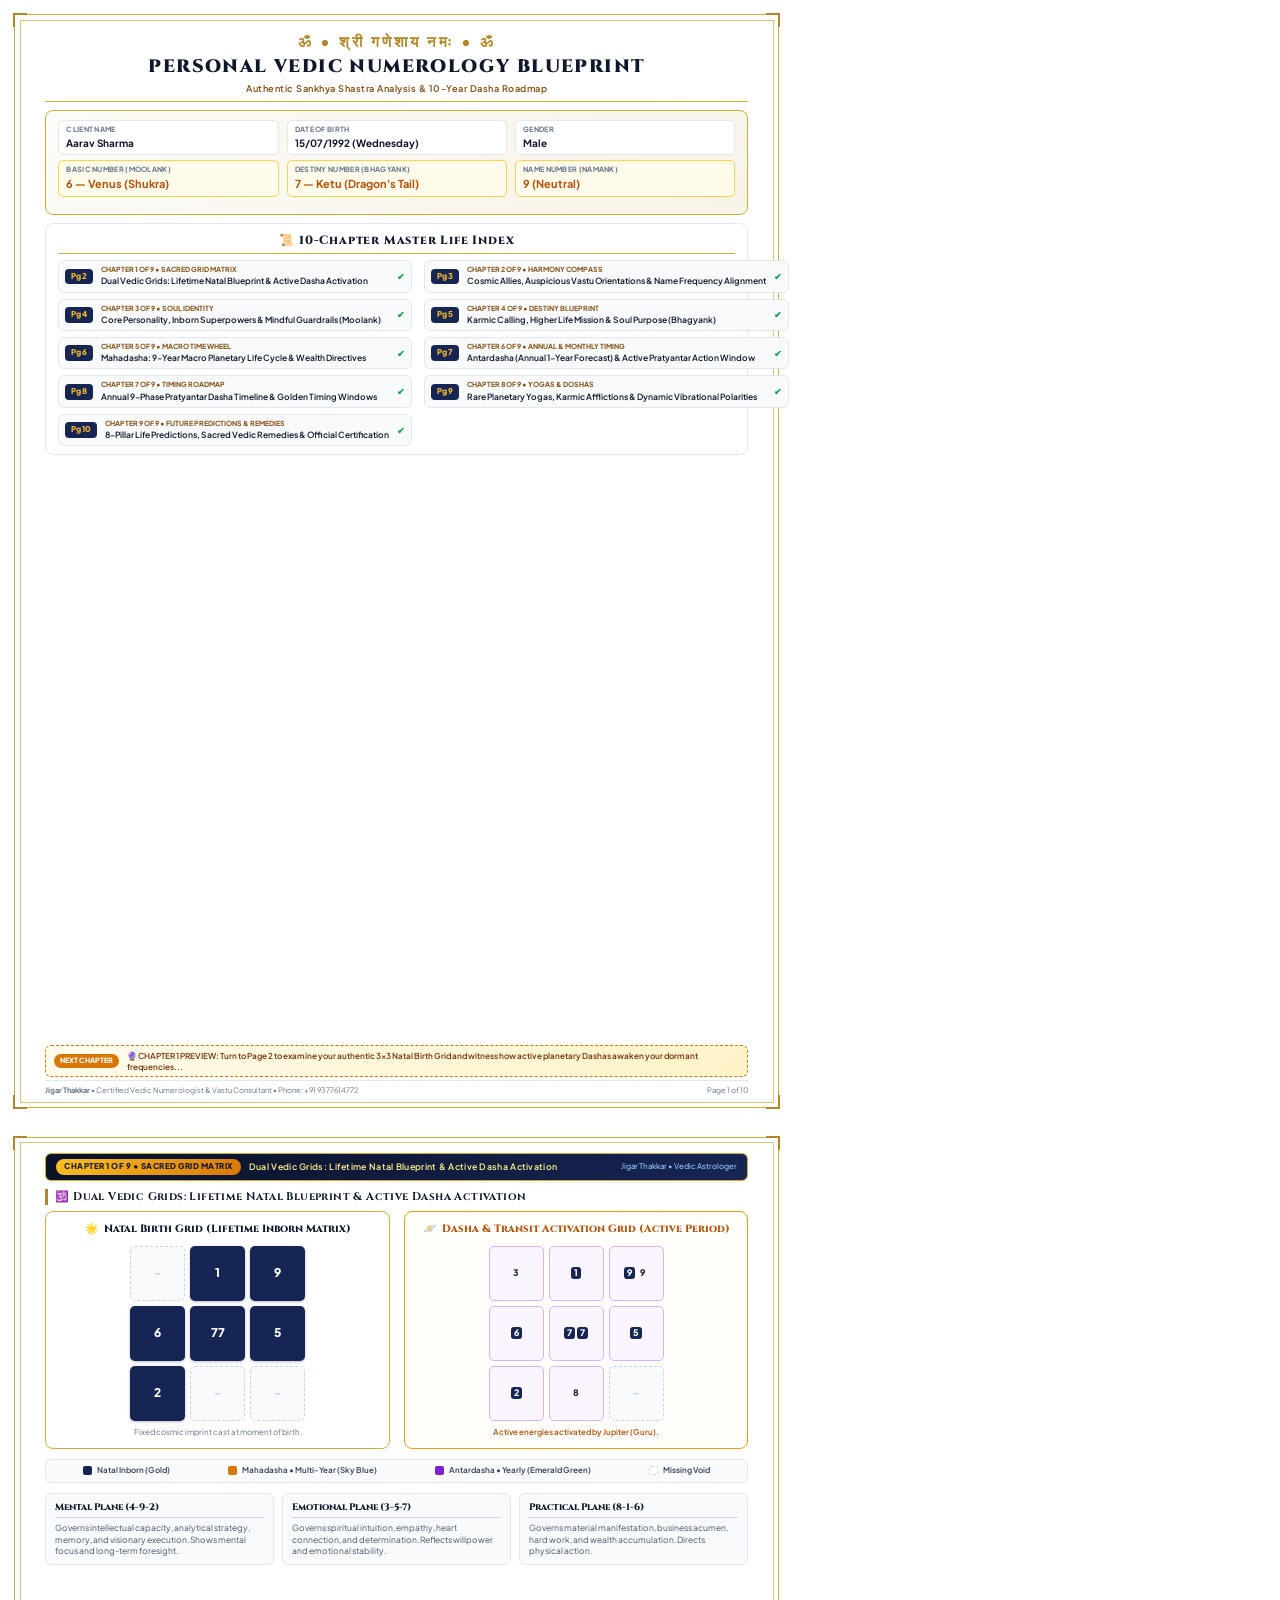
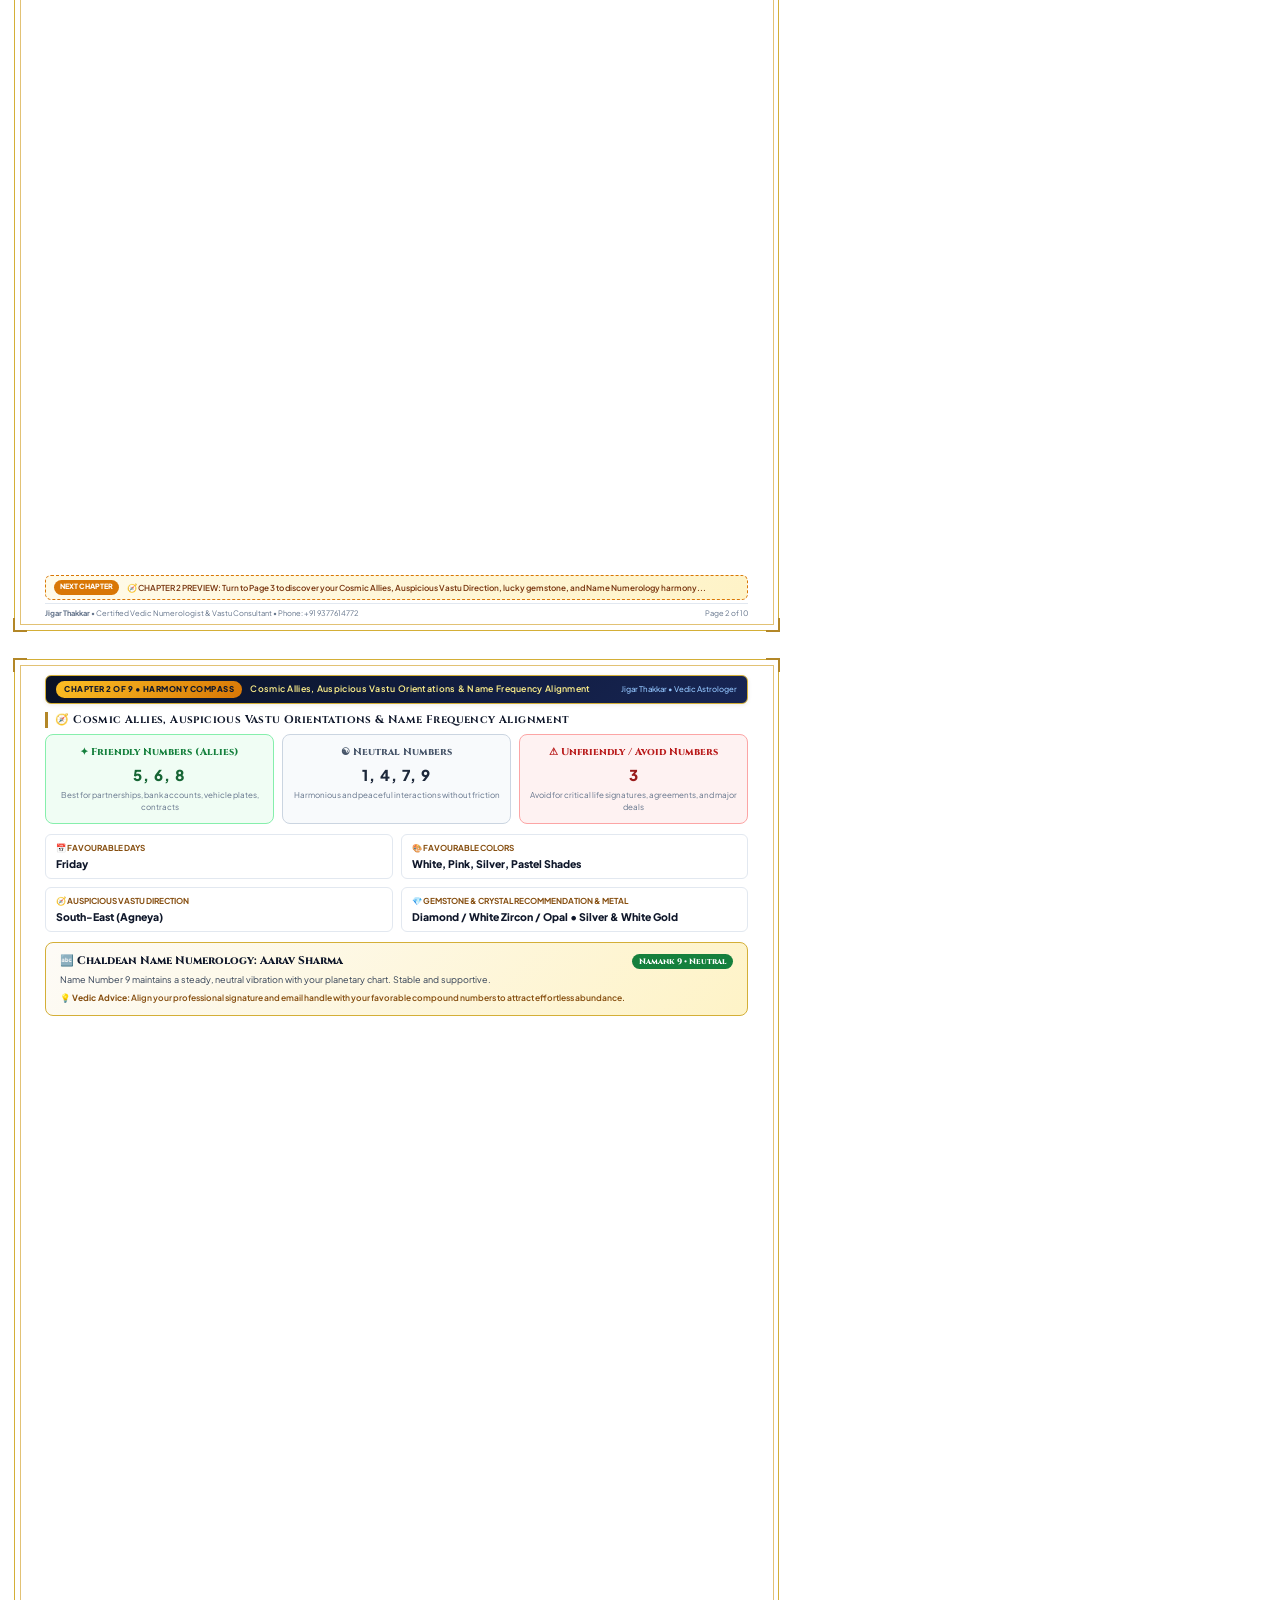
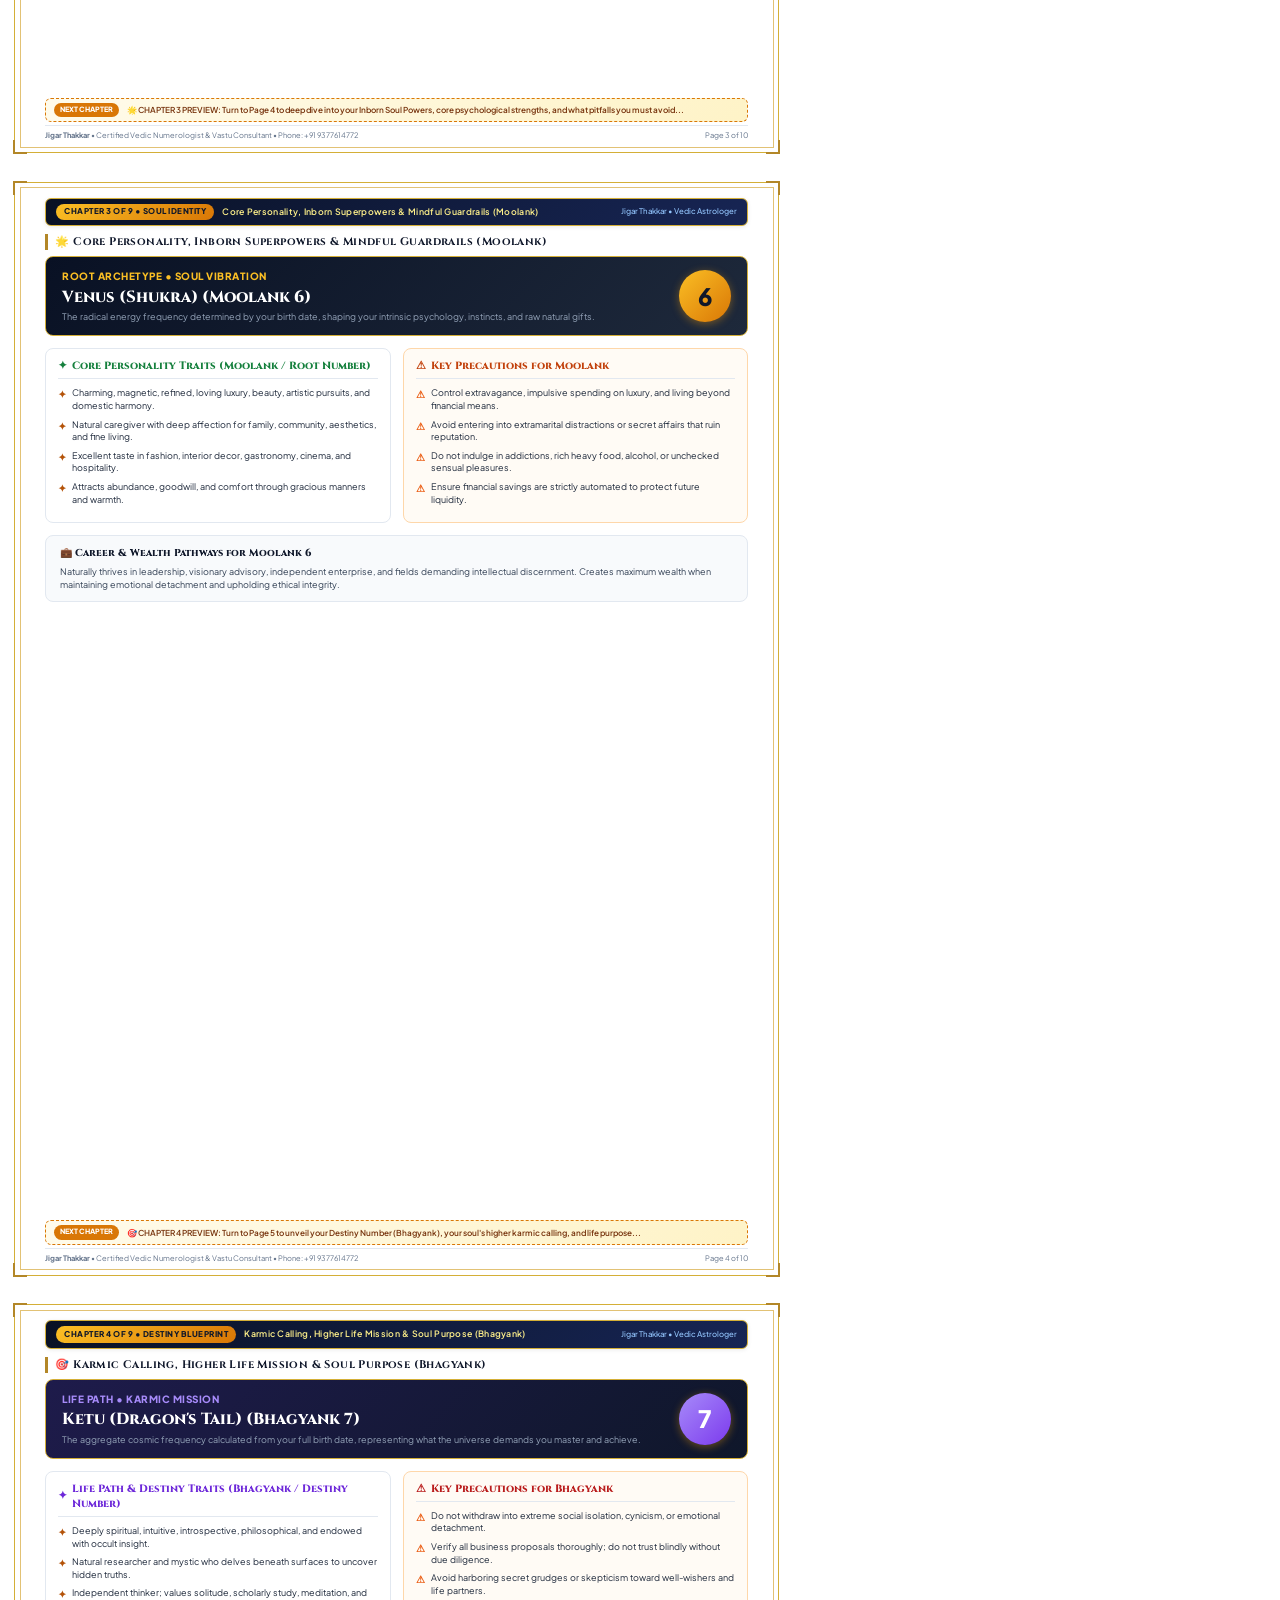
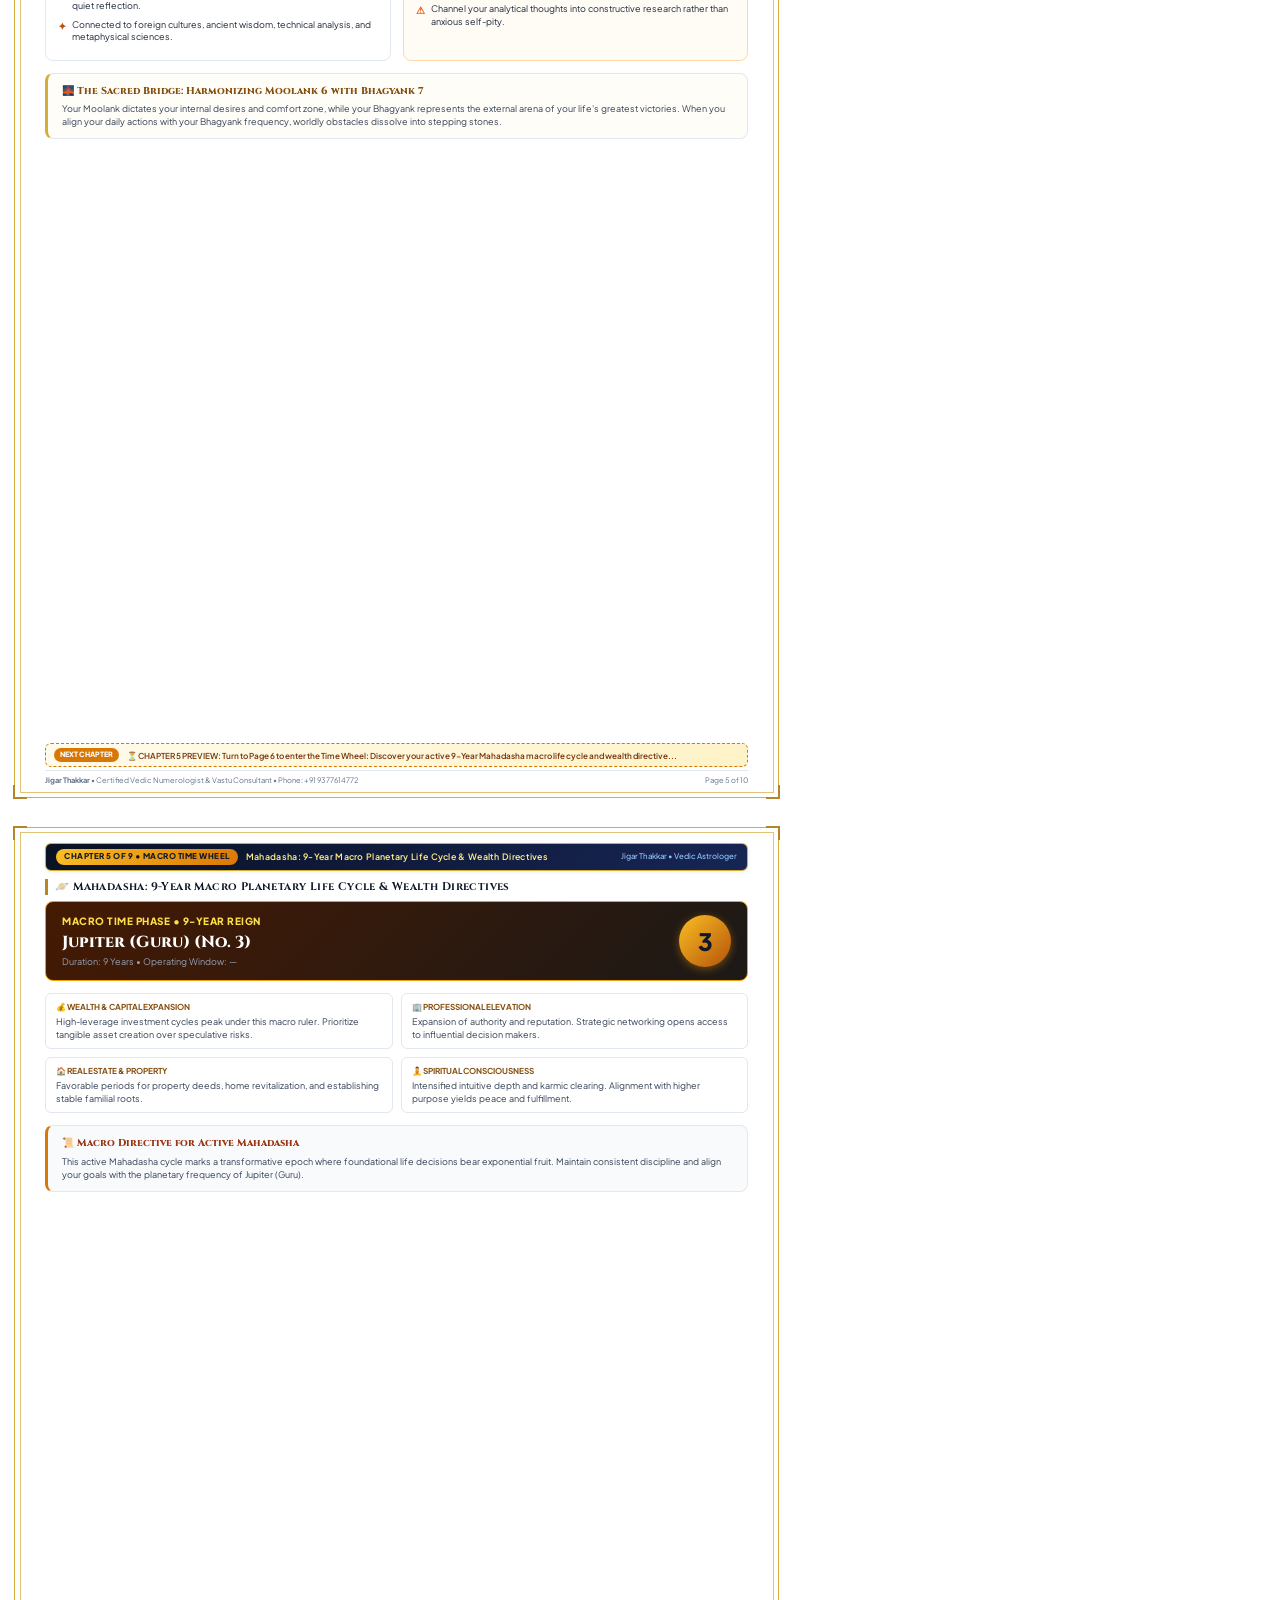
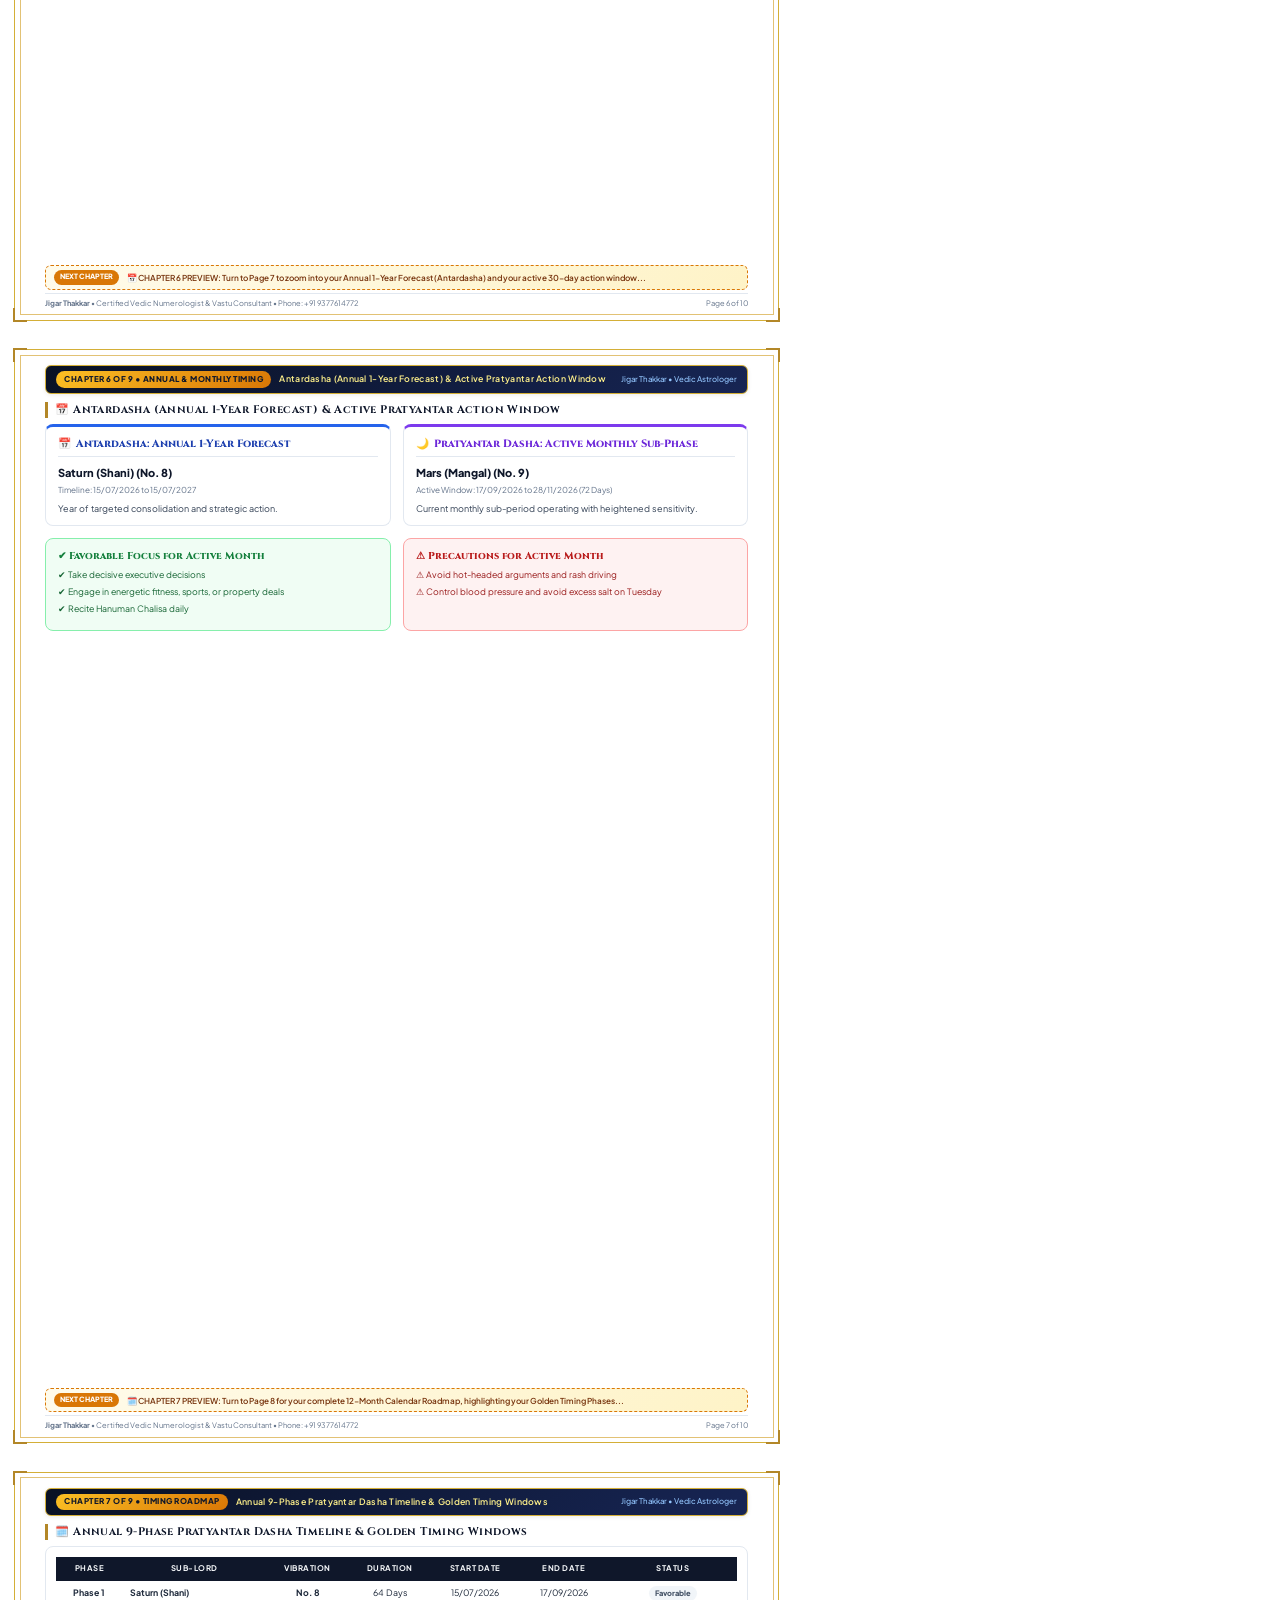
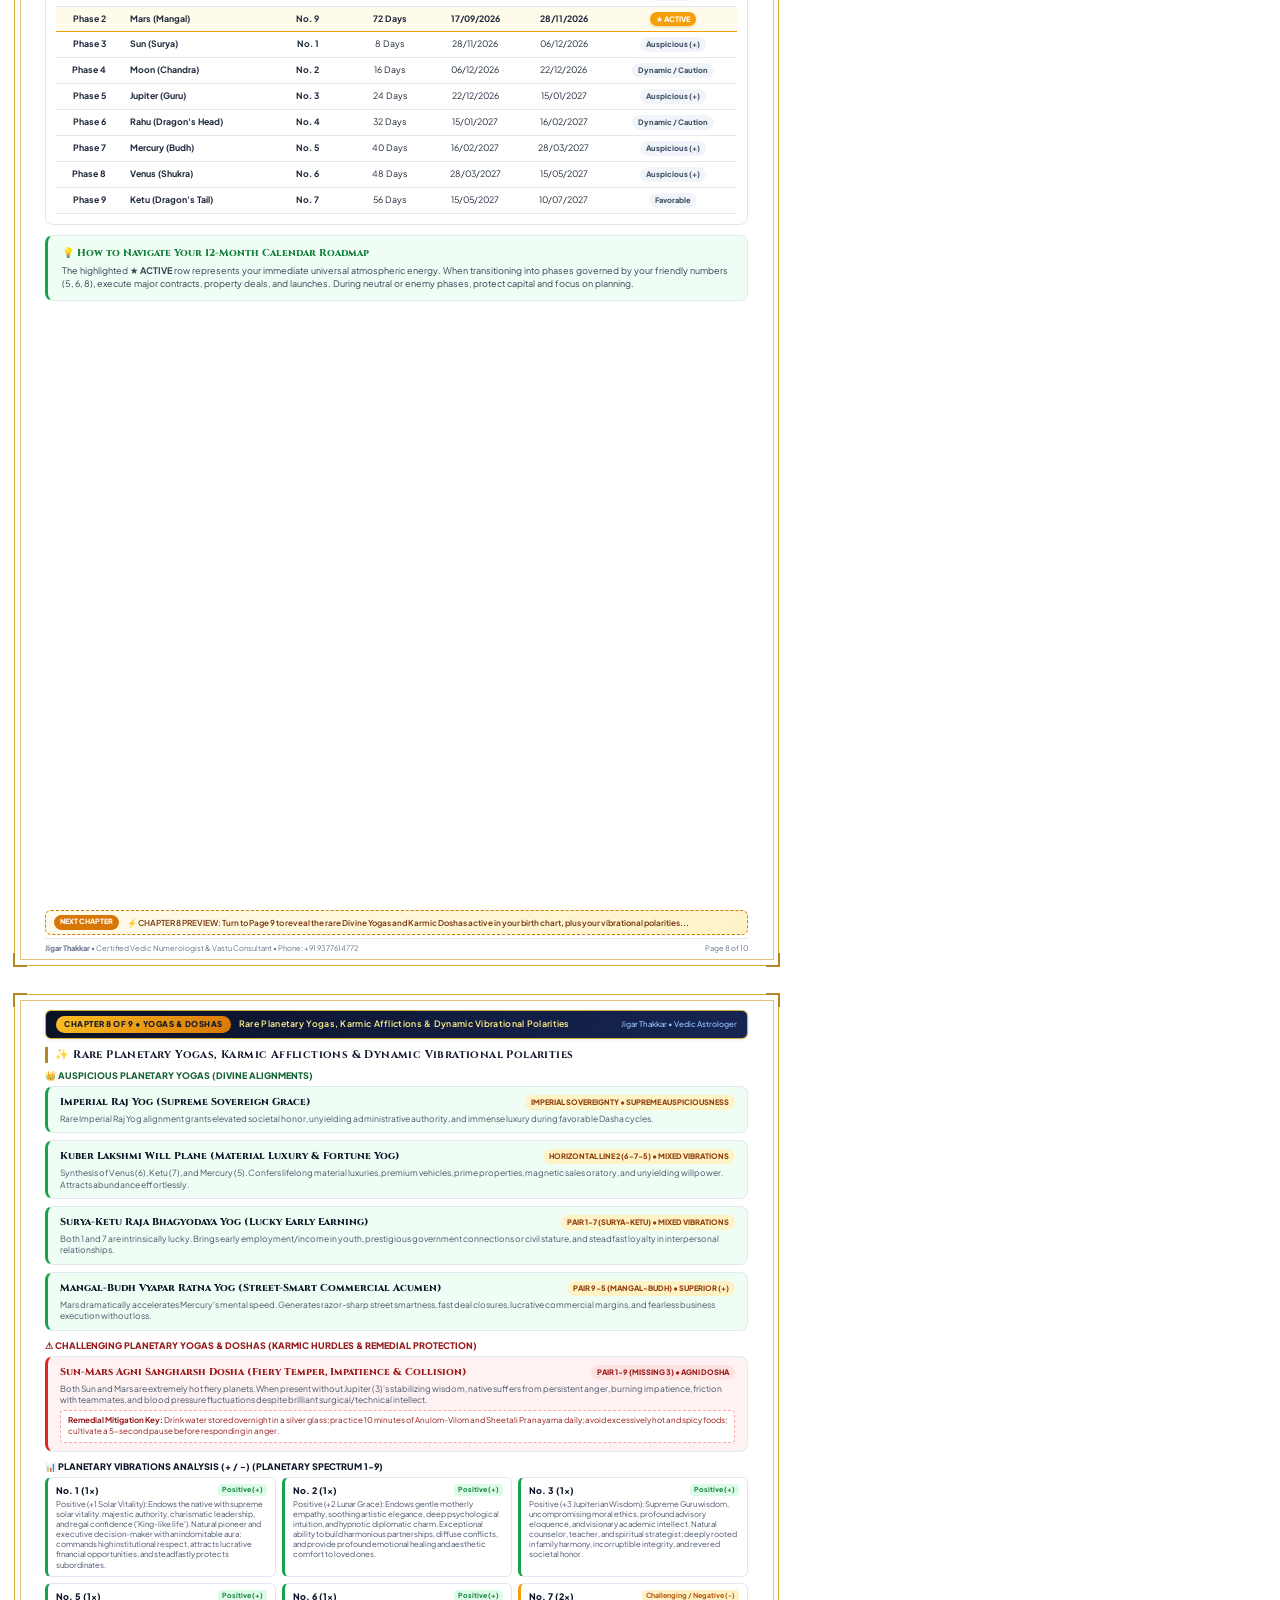
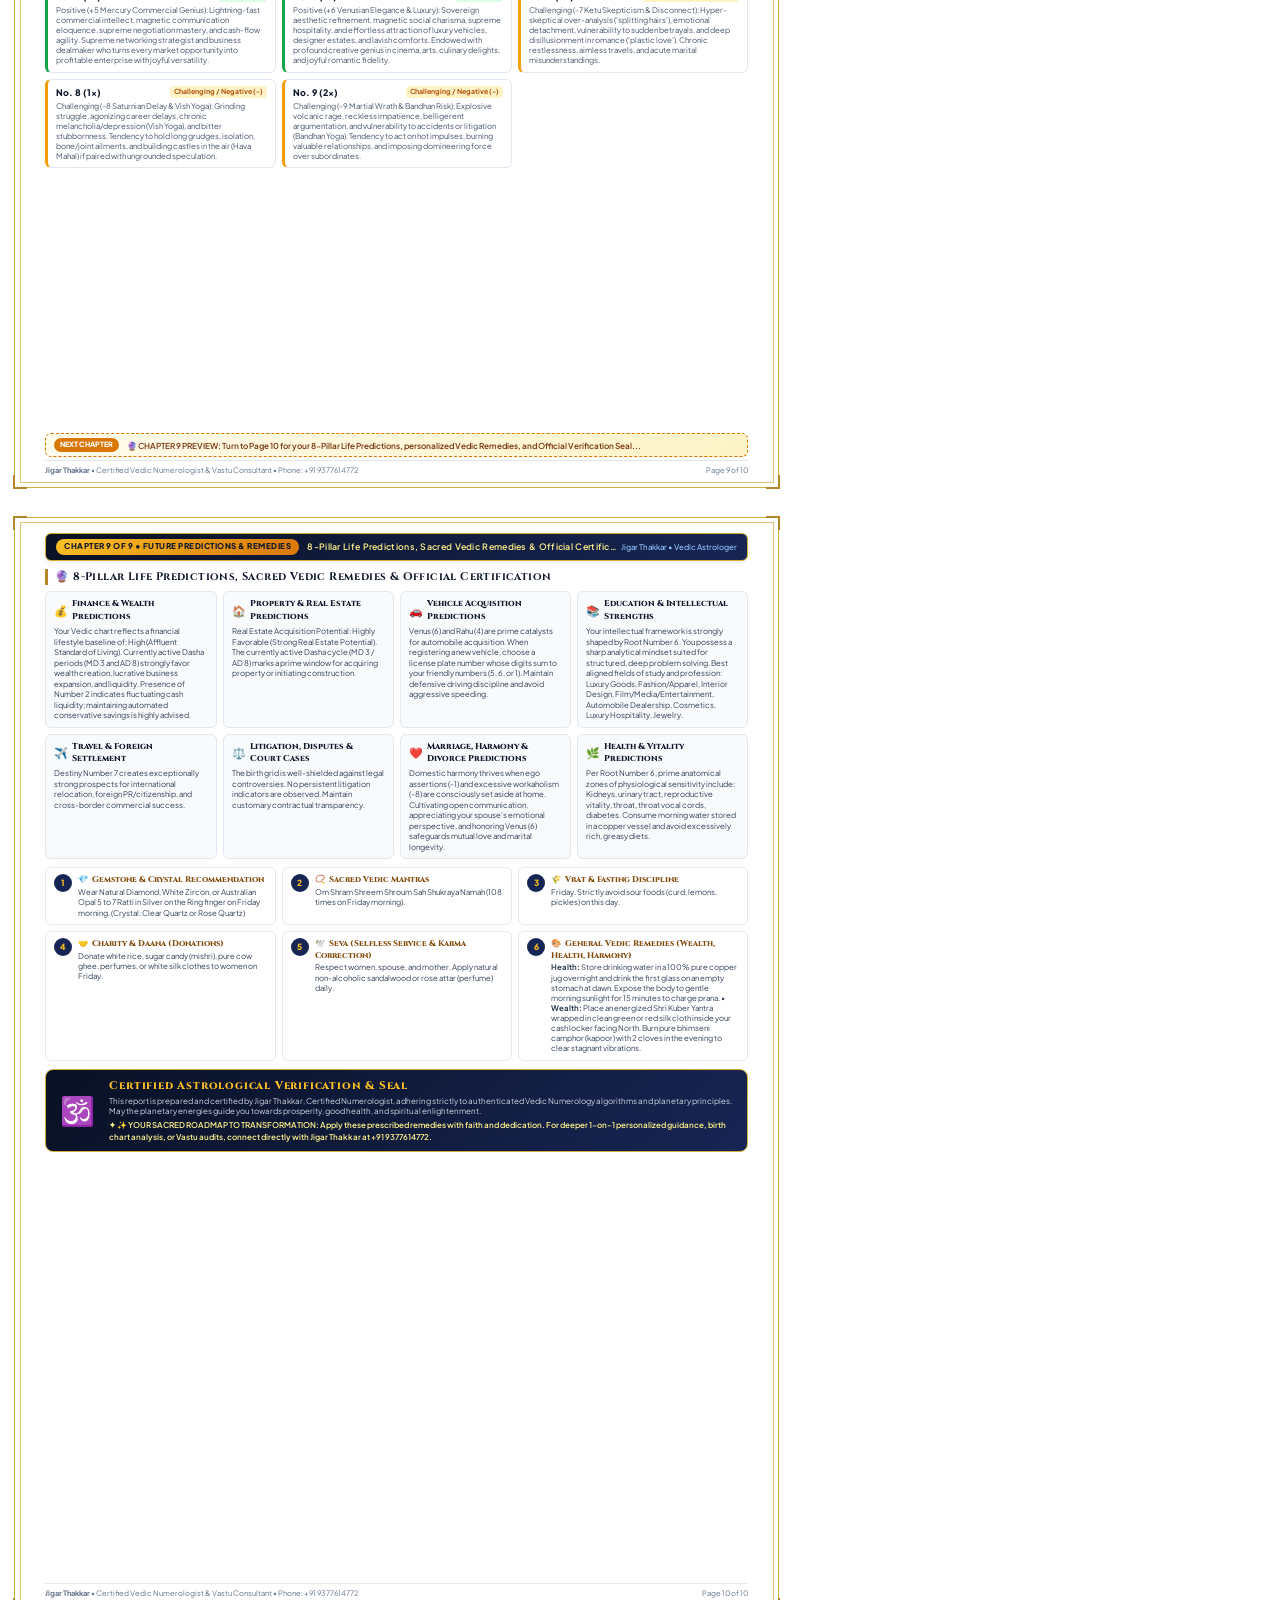
<file: reports/Sample_Vedic_Report_English.html>
<!DOCTYPE html>
<html lang="en">
<head>
<meta charset="UTF-8">
<title>Personal Vedic Numerology Blueprint - Aarav Sharma</title>
<style>
@import url('https://fonts.googleapis.com/css2?family=Cinzel:wght@600;700;800;900&family=Plus+Jakarta+Sans:wght@400;500;600;700;800&family=Noto+Sans+Devanagari:wght@400;600;700&family=Noto+Sans+Gujarati:wght@400;600;700&display=swap');

@page {
    size: A4 portrait;
    margin: 0;
}

* {
    box-sizing: border-box;
    margin: 0;
    padding: 0;
    -webkit-print-color-adjust: exact !important;
    print-color-adjust: exact !important;
}

body {
    font-family: 'Plus Jakarta Sans', -apple-system, sans-serif;
    color: #1e293b;
    background-color: #ffffff;
    font-size: 9.6px;
    line-height: 1.45;
}

.page {
    width: 210mm;
    height: 297mm;
    max-height: 297mm;
    padding: 8mm 12mm 7mm 12mm;
    background: #ffffff;
    position: relative;
    page-break-after: always;
    break-after: page;
    overflow: hidden;
    display: flex;
    flex-direction: column;
    justify-content: space-between;
    box-sizing: border-box;
}

/* Ornamental Borders */
.page-border {
    position: absolute;
    top: 3.8mm;
    left: 3.8mm;
    right: 3.8mm;
    bottom: 3.8mm;
    border: 1.2px solid #d4af37;
    pointer-events: none;
    z-index: 1;
}
.page-border-inner {
    position: absolute;
    top: 5.2mm;
    left: 5.2mm;
    right: 5.2mm;
    bottom: 5.2mm;
    border: 0.5px solid #e2c275;
    pointer-events: none;
    z-index: 1;
}
.corner-ornament {
    position: absolute;
    width: 14px;
    height: 14px;
    border-color: #b38728;
    z-index: 2;
}
.corner-tl { top: 3.5mm; left: 3.5mm; border-top: 2.5px solid #b38728; border-left: 2.5px solid #b38728; }
.corner-tr { top: 3.5mm; right: 3.5mm; border-top: 2.5px solid #b38728; border-right: 2.5px solid #b38728; }
.corner-bl { bottom: 3.5mm; left: 3.5mm; border-bottom: 2.5px solid #b38728; border-left: 2.5px solid #b38728; }
.corner-br { bottom: 3.5mm; right: 3.5mm; border-bottom: 2.5px solid #b38728; border-right: 2.5px solid #b38728; }

.page-content {
    position: relative;
    z-index: 5;
    height: 100%;
    display: flex;
    flex-direction: column;
    justify-content: space-between;
}

/* Chapter Navigation Banner */
.chap-banner {
    background: linear-gradient(135deg, #091124 0%, #172554 100%);
    border: 1px solid #d4af37;
    border-radius: 6px;
    padding: 5px 10px;
    display: flex;
    justify-content: space-between;
    align-items: center;
    margin-bottom: 8px;
    box-shadow: 0 1px 4px rgba(0,0,0,0.08);
}
.chap-banner-left {
    display: flex;
    align-items: center;
    gap: 8px;
    overflow: hidden;
}
.chap-badge-pill {
    background: linear-gradient(135deg, #fbbf24 0%, #d97706 100%);
    color: #0f172a;
    font-size: 8px;
    font-weight: 800;
    text-transform: uppercase;
    padding: 2.5px 8px;
    border-radius: 12px;
    letter-spacing: 0.5px;
    white-space: nowrap;
}
.chap-banner-sub {
    font-size: 8.8px;
    font-weight: 600;
    color: #fef08a;
    letter-spacing: 0.3px;
    white-space: nowrap;
    overflow: hidden;
    text-overflow: ellipsis;
}
.chap-banner-consultant {
    font-size: 7.8px;
    color: #93c5fd;
    font-weight: 500;
    white-space: nowrap;
}

/* Main Header on Cover Page */
.report-main-header {
    text-align: center;
    padding-bottom: 6px;
    border-bottom: 1.5px solid #d4af37;
    margin-bottom: 8px;
}
.om-symbol {
    font-size: 15px;
    color: #b38728;
    font-weight: 700;
    letter-spacing: 3px;
    margin-bottom: 2px;
}
.main-title {
    font-family: 'Cinzel', serif;
    font-size: 18px;
    font-weight: 900;
    color: #0f172a;
    letter-spacing: 1.4px;
    text-transform: uppercase;
    margin: 2px 0;
}
.sub-title {
    font-size: 9.2px;
    color: #854d0e;
    letter-spacing: 0.5px;
    font-weight: 600;
}

/* Section Titles */
.section-title {
    font-family: 'Cinzel', serif;
    font-size: 11px;
    font-weight: 700;
    color: #0f172a;
    border-left: 3.5px solid #b38728;
    padding-left: 7px;
    margin-bottom: 6px;
    display: flex;
    align-items: center;
    letter-spacing: 0.4px;
}

/* Profile Hero Card */
.profile-card {
    background: linear-gradient(135deg, #fdfbf7 0%, #f7f3e8 100%);
    border: 1.2px solid #d4af37;
    border-radius: 8px;
    padding: 9px 12px;
    margin-bottom: 8px;
    box-shadow: 0 1px 4px rgba(0,0,0,0.03);
}
.client-data-grid {
    display: grid;
    grid-template-columns: repeat(3, 1fr);
    gap: 5px 8px;
    margin-bottom: 8px;
}
.data-pill {
    background: #ffffff;
    border: 1px solid #e2e8f0;
    border-radius: 5px;
    padding: 4px 7px;
}
.data-pill.highlight {
    background: #fffbeb;
    border-color: #fcd34d;
}
.data-pill .label {
    font-size: 7.2px;
    color: #64748b;
    text-transform: uppercase;
    font-weight: 700;
    letter-spacing: 0.3px;
}
.data-pill .value {
    font-size: 10px;
    color: #0f172a;
    font-weight: 700;
}
.data-pill.highlight .value {
    color: #b45309;
    font-size: 11px;
}

/* Table of Contents Index (Page 1) */
.toc-container {
    background: #ffffff;
    border: 1px solid #e2e8f0;
    border-radius: 8px;
    padding: 8px 12px;
    margin-bottom: 6px;
    flex: 1;
    display: flex;
    flex-direction: column;
    justify-content: space-around;
}
.toc-title {
    font-family: 'Cinzel', serif;
    font-size: 12px;
    font-weight: 800;
    color: #0f172a;
    border-bottom: 1px solid #d4af37;
    padding-bottom: 4px;
    margin-bottom: 6px;
    text-align: center;
    letter-spacing: 0.8px;
}
.toc-grid {
    display: grid;
    grid-template-columns: 1fr 1fr;
    gap: 6px 12px;
}
.toc-item {
    display: flex;
    align-items: center;
    gap: 8px;
    padding: 4px 6px;
    background: #f8fafc;
    border: 1px solid #e2e8f0;
    border-radius: 6px;
}
.toc-page-badge {
    background: #172554;
    color: #fbbf24;
    font-size: 8px;
    font-weight: 800;
    padding: 2px 6px;
    border-radius: 4px;
    white-space: nowrap;
}
.toc-text {
    flex: 1;
    overflow: hidden;
}
.toc-ch-badge {
    font-size: 7px;
    font-weight: 700;
    color: #854d0e;
    text-transform: uppercase;
}
.toc-ch-title {
    font-size: 8.5px;
    font-weight: 600;
    color: #0f172a;
    white-space: nowrap;
    overflow: hidden;
    text-overflow: ellipsis;
}
.toc-check {
    color: #16a34a;
    font-weight: 800;
    font-size: 9px;
}

/* Dual Grids Row (Page 2) */
.dual-grids-row {
    display: grid;
    grid-template-columns: 1fr 1fr;
    gap: 14px;
    margin-bottom: 10px;
}
.grid-box-card {
    background: #ffffff;
    border: 1.5px solid #d4af37;
    border-radius: 8px;
    padding: 10px;
    text-align: center;
    box-shadow: 0 2px 5px rgba(0,0,0,0.03);
}
.grid-box-card.dasha {
    border-color: #f59e0b;
    background: #fffdfa;
}
.grid-caption {
    font-family: 'Cinzel', serif;
    font-size: 10.5px;
    font-weight: 800;
    color: #0f172a;
    margin-bottom: 8px;
    display: flex;
    justify-content: center;
    align-items: center;
    gap: 6px;
}
.vedic-grid-table {
    display: grid;
    grid-template-columns: repeat(3, 1fr);
    grid-gap: 5px;
    max-width: 175px;
    margin: 0 auto;
}
.vedic-cell {
    aspect-ratio: 1;
    display: flex;
    flex-wrap: wrap;
    align-items: center;
    justify-content: center;
    gap: 2px;
    border-radius: 5px;
    font-weight: 800;
    padding: 2px;
    font-size: 12px;
}
.vedic-cell.natal-cell.active {
    background: #172554;
    color: #ffffff;
    box-shadow: 0 1px 3px rgba(23,37,84,0.3);
}
.vedic-cell.natal-cell.empty {
    background: #f8fafc;
    color: #cbd5e1;
    border: 1px dashed #cbd5e1;
}
.vedic-cell.dasha-cell.active {
    background: #faf5ff;
    border: 1px solid #d8b4fe;
}
.vedic-cell.dasha-cell.empty {
    background: #f8fafc;
    color: #cbd5e1;
    border: 1px dashed #cbd5e1;
}
.chip {
    font-size: 9px;
    font-weight: 800;
    padding: 1px 3px;
    border-radius: 3px;
    display: inline-block;
    line-height: 1.1;
}
.chip-natal {
    background: #172554;
    color: #ffffff;
}
.chip-mahadasha {
    background: #d97706;
    color: #ffffff;
}
.chip-antardasha {
    background: #7e22ce;
    color: #ffffff;
}

/* Color Legend Bar */
.color-legend-bar {
    display: flex;
    justify-content: space-around;
    background: #f8fafc;
    border: 1px solid #e2e8f0;
    border-radius: 6px;
    padding: 5px 8px;
    margin-bottom: 10px;
}
.legend-chip {
    display: flex;
    align-items: center;
    gap: 5px;
    font-size: 8px;
    font-weight: 600;
    color: #334155;
}
.legend-dot {
    width: 9px;
    height: 9px;
    border-radius: 2px;
}

/* Plane Cards */
.planes-grid {
    display: grid;
    grid-template-columns: repeat(3, 1fr);
    gap: 8px;
    margin-bottom: 8px;
}
.plane-card {
    background: #f8fafc;
    border: 1px solid #e2e8f0;
    border-radius: 6px;
    padding: 7px 9px;
}
.plane-header {
    font-family: 'Cinzel', serif;
    font-size: 9.5px;
    font-weight: 800;
    color: #0f172a;
    border-bottom: 1px solid #cbd5e1;
    padding-bottom: 3px;
    margin-bottom: 4px;
}
.plane-desc {
    font-size: 8.5px;
    color: #475569;
    line-height: 1.35;
}

/* Harmony Compass (Page 3) */
.compass-grid {
    display: grid;
    grid-template-columns: repeat(3, 1fr);
    gap: 8px;
    margin-bottom: 10px;
}
.compass-box {
    border-radius: 8px;
    padding: 10px;
    border: 1px solid;
    text-align: center;
}
.compass-box.friendly {
    background: #f0fdf4;
    border-color: #86efac;
}
.compass-box.neutral {
    background: #f8fafc;
    border-color: #cbd5e1;
}
.compass-box.enemy {
    background: #fef2f2;
    border-color: #fca5a5;
}
.compass-label {
    font-family: 'Cinzel', serif;
    font-size: 10px;
    font-weight: 800;
    margin-bottom: 5px;
}
.compass-box.friendly .compass-label { color: #15803d; }
.compass-box.neutral .compass-label { color: #475569; }
.compass-box.enemy .compass-label { color: #b91c1c; }
.compass-nums {
    font-size: 15px;
    font-weight: 900;
    letter-spacing: 1px;
}
.compass-box.friendly .compass-nums { color: #166534; }
.compass-box.neutral .compass-nums { color: #1e293b; }
.compass-box.enemy .compass-nums { color: #991b1b; }
.compass-sub {
    font-size: 8px;
    color: #64748b;
    margin-top: 4px;
}

/* Alignments 4-Grid */
.align-grid {
    display: grid;
    grid-template-columns: 1fr 1fr;
    gap: 8px;
    margin-bottom: 10px;
}
.align-card {
    background: #ffffff;
    border: 1px solid #e2e8f0;
    border-radius: 6px;
    padding: 7px 10px;
}
.align-header {
    font-size: 8.2px;
    font-weight: 700;
    color: #854d0e;
    text-transform: uppercase;
    margin-bottom: 2px;
}
.align-val {
    font-size: 10.5px;
    font-weight: 800;
    color: #0f172a;
}

/* Name Harmony Card */
.name-card {
    background: linear-gradient(135deg, #fdfbf7 0%, #fef3c7 100%);
    border: 1.2px solid #d4af37;
    border-radius: 8px;
    padding: 10px 14px;
    margin-bottom: 8px;
}
.name-header {
    font-family: 'Cinzel', serif;
    font-size: 11px;
    font-weight: 800;
    color: #0f172a;
    margin-bottom: 4px;
    display: flex;
    justify-content: space-between;
    align-items: center;
}
.name-score-pill {
    background: #15803d;
    color: #ffffff;
    font-size: 8px;
    font-weight: 800;
    padding: 2px 7px;
    border-radius: 10px;
}
.name-body {
    font-size: 9px;
    color: #334155;
    line-height: 1.45;
}

/* Qualities & Precautions (Pages 4 & 5) */
.hero-box {
    background: linear-gradient(135deg, #091124 0%, #1e293b 100%);
    border: 1.5px solid #d4af37;
    border-radius: 8px;
    padding: 12px 16px;
    color: #ffffff;
    margin-bottom: 12px;
    display: flex;
    justify-content: space-between;
    align-items: center;
}
.hero-left {
    flex: 1;
}
.hero-num-badge {
    font-size: 10px;
    font-weight: 800;
    color: #fbbf24;
    text-transform: uppercase;
    letter-spacing: 0.5px;
}
.hero-title {
    font-family: 'Cinzel', serif;
    font-size: 16px;
    font-weight: 800;
    color: #ffffff;
    margin: 2px 0;
}
.hero-sub {
    font-size: 9px;
    color: #94a3b8;
    line-height: 1.35;
}
.hero-right-circle {
    width: 52px;
    height: 52px;
    border-radius: 50%;
    background: linear-gradient(135deg, #fbbf24 0%, #d97706 100%);
    display: flex;
    align-items: center;
    justify-content: center;
    font-size: 24px;
    font-weight: 900;
    color: #0f172a;
    box-shadow: 0 2px 8px rgba(245,158,11,0.4);
}

.two-col-grid {
    display: grid;
    grid-template-columns: 1fr 1fr;
    gap: 12px;
    margin-bottom: 12px;
}
.col-card {
    background: #ffffff;
    border: 1px solid #e2e8f0;
    border-radius: 8px;
    padding: 10px 12px;
}
.col-card.precautions {
    border-color: #fed7aa;
    background: #fffbf5;
}
.col-title {
    font-family: 'Cinzel', serif;
    font-size: 10.5px;
    font-weight: 800;
    color: #0f172a;
    border-bottom: 1px solid #e2e8f0;
    padding-bottom: 4px;
    margin-bottom: 8px;
    display: flex;
    align-items: center;
    gap: 5px;
}
.quality-item-clean, .precaution-item-clean {
    list-style: none;
    font-size: 9px;
    margin-bottom: 6px;
    display: flex;
    align-items: flex-start;
    gap: 6px;
    line-height: 1.4;
}
.bullet-icon {
    color: #b45309;
    font-weight: 800;
    font-size: 10px;
    flex-shrink: 0;
}
.precaution-icon {
    color: #ea580c;
    font-weight: 800;
    font-size: 10px;
    flex-shrink: 0;
}

.career-box {
    background: #f8fafc;
    border: 1px solid #e2e8f0;
    border-radius: 8px;
    padding: 10px 14px;
    margin-bottom: 8px;
}
.career-title {
    font-family: 'Cinzel', serif;
    font-size: 10px;
    font-weight: 800;
    color: #0f172a;
    margin-bottom: 4px;
}
.career-text {
    font-size: 9px;
    color: #334155;
    line-height: 1.45;
}

/* Mahadasha / Forecast (Pages 6 & 7) */
.tier-dash-grid {
    display: grid;
    grid-template-columns: repeat(3, 1fr);
    gap: 10px;
    margin-bottom: 12px;
}
.tier-card {
    background: #ffffff;
    border: 1px solid #e2e8f0;
    border-radius: 8px;
    padding: 10px;
    text-align: center;
}
.tier-card.active-card {
    border: 1.5px solid #d4af37;
    background: #fffdf8;
    box-shadow: 0 2px 6px rgba(212,175,55,0.15);
}
.tier-badge {
    font-size: 7.5px;
    font-weight: 800;
    text-transform: uppercase;
    padding: 2px 6px;
    border-radius: 8px;
    display: inline-block;
    margin-bottom: 6px;
}
.tier-badge.gold { background: #fef3c7; color: #92400e; }
.tier-badge.blue { background: #dbeafe; color: #1e40af; }
.tier-badge.purple { background: #f3e8ff; color: #6b21a8; }
.tier-lord {
    font-size: 12px;
    font-weight: 800;
    color: #0f172a;
    margin-bottom: 2px;
}
.tier-dates {
    font-size: 8.5px;
    color: #64748b;
    margin-bottom: 6px;
}
.tier-desc {
    font-size: 8.5px;
    color: #334155;
    line-height: 1.35;
    text-align: left;
}

.tactical-box {
    display: grid;
    grid-template-columns: 1fr 1fr;
    gap: 12px;
    margin-bottom: 10px;
}
.tactical-card {
    border-radius: 8px;
    padding: 10px 12px;
    border: 1px solid;
}
.tactical-card.dos {
    background: #f0fdf4;
    border-color: #86efac;
}
.tactical-card.donts {
    background: #fef2f2;
    border-color: #fca5a5;
}
.tactical-title {
    font-family: 'Cinzel', serif;
    font-size: 10px;
    font-weight: 800;
    margin-bottom: 6px;
}
.tactical-card.dos .tactical-title { color: #15803d; }
.tactical-card.donts .tactical-title { color: #b91c1c; }
.tactical-list {
    list-style: none;
    font-size: 8.8px;
    line-height: 1.45;
}
.tactical-card.dos .tactical-list { color: #166534; }
.tactical-card.donts .tactical-list { color: #991b1b; }
.tactical-list li { margin-bottom: 4px; }

/* Roadmap Table (Page 8) */
.roadmap-container {
    background: #ffffff;
    border: 1px solid #e2e8f0;
    border-radius: 8px;
    padding: 10px;
    margin-bottom: 10px;
}
.roadmap-table {
    width: 100%;
    border-collapse: collapse;
    font-size: 8.8px;
}
.roadmap-table th {
    background: #0f172a;
    color: #f8fafc;
    font-weight: 700;
    padding: 6px 8px;
    text-transform: uppercase;
    font-size: 7.8px;
    letter-spacing: 0.5px;
}
.roadmap-table td {
    padding: 5px 8px;
    border-bottom: 1px solid #e2e8f0;
}
.roadmap-table tr.active-phase {
    background: #fffbeb !important;
    font-weight: 700;
}
.roadmap-table tr.active-phase td {
    border-top: 1.5px solid #f59e0b;
    border-bottom: 1.5px solid #f59e0b;
}
.status-chip {
    font-size: 7.5px;
    font-weight: 800;
    padding: 2px 6px;
    border-radius: 10px;
    display: inline-block;
    background: #f1f5f9;
    color: #475569;
}
.status-chip.active {
    background: #f59e0b;
    color: #ffffff;
    box-shadow: 0 1px 3px rgba(245,158,11,0.4);
}

/* Yogas & Vibrations (Page 9) */
.yoga-card-clean {
    background: #ffffff;
    border: 1px solid #e2e8f0;
    border-radius: 8px;
    padding: 8px 12px;
    margin-bottom: 7px;
}
.yoga-card-clean.auspicious {
    border-left: 3.5px solid #16a34a;
    background: #f0fdf4;
}
.yoga-card-clean.inauspicious {
    border-left: 3.5px solid #dc2626;
    background: #fef2f2;
}
.yoga-card-header {
    display: flex;
    justify-content: space-between;
    align-items: center;
    margin-bottom: 3px;
}
.yoga-title {
    font-family: 'Cinzel', serif;
    font-size: 10px;
    font-weight: 800;
    color: #0f172a;
}
.yoga-pill {
    font-size: 7.5px;
    font-weight: 800;
    padding: 2px 6px;
    border-radius: 8px;
    text-transform: uppercase;
}
.yoga-pill.gold { background: #fef3c7; color: #92400e; }
.yoga-pill.ruby { background: #fee2e2; color: #991b1b; }
.yoga-desc {
    font-size: 8.5px;
    color: #475569;
    line-height: 1.35;
}
.yoga-remedy-strip {
    margin-top: 4px;
    padding: 4px 7px;
    background: #ffffff;
    border-radius: 4px;
    font-size: 8px;
    color: #991b1b;
    border: 1px dashed #fca5a5;
}

.vibes-dashboard-grid {
    display: grid;
    grid-template-columns: repeat(3, 1fr);
    gap: 6px;
    margin-bottom: 8px;
}
.vibe-card {
    background: #ffffff;
    border: 1px solid #e2e8f0;
    border-radius: 6px;
    padding: 6px 8px;
}
.vibe-card.badge-pos { border-left: 3px solid #16a34a; }
.vibe-card.badge-neg { border-left: 3px solid #f59e0b; }
.vibe-header {
    display: flex;
    justify-content: space-between;
    align-items: center;
    margin-bottom: 2px;
}
.vibe-num {
    font-size: 9px;
    font-weight: 800;
    color: #0f172a;
}
.vibe-type-badge {
    font-size: 7px;
    font-weight: 700;
    padding: 1px 4px;
    border-radius: 4px;
}
.vibe-card.badge-pos .vibe-type-badge { background: #dcfce7; color: #15803d; }
.vibe-card.badge-neg .vibe-type-badge { background: #fef3c7; color: #b45309; }
.vibe-body {
    font-size: 7.8px;
    color: #475569;
    line-height: 1.3;
}

/* Predictions & Remedies (Page 10) */
.preds-grid {
    display: grid;
    grid-template-columns: repeat(4, 1fr);
    gap: 6px;
    margin-bottom: 8px;
}
.pred-card {
    background: #f8fafc;
    border: 1px solid #e2e8f0;
    border-radius: 6px;
    padding: 6px 8px;
}
.pred-header {
    display: flex;
    align-items: center;
    gap: 4px;
    margin-bottom: 3px;
}
.pred-icon {
    font-size: 11px;
}
.pred-title {
    font-family: 'Cinzel', serif;
    font-size: 8.5px;
    font-weight: 800;
    color: #0f172a;
}
.pred-body {
    font-size: 7.8px;
    color: #334155;
    line-height: 1.35;
}

.remedies-grid {
    display: grid;
    grid-template-columns: repeat(3, 1fr);
    gap: 6px;
    margin-bottom: 8px;
}
.remedy-card {
    background: #ffffff;
    border: 1px solid #e2e8f0;
    border-radius: 6px;
    padding: 6px 8px;
    display: flex;
    gap: 6px;
}
.remedy-num {
    width: 18px;
    height: 18px;
    border-radius: 50%;
    background: #172554;
    color: #fbbf24;
    font-size: 8.5px;
    font-weight: 800;
    display: flex;
    align-items: center;
    justify-content: center;
    flex-shrink: 0;
}
.remedy-content {
    flex: 1;
}
.remedy-label {
    font-family: 'Cinzel', serif;
    font-size: 8.2px;
    font-weight: 800;
    color: #854d0e;
    margin-bottom: 1px;
}
.remedy-text {
    font-size: 7.8px;
    color: #334155;
    line-height: 1.3;
}

/* Astrological Seal Card */
.seal-card {
    background: linear-gradient(135deg, #091124 0%, #172554 100%);
    border: 1.5px solid #d4af37;
    border-radius: 8px;
    padding: 8px 14px;
    color: #ffffff;
    display: flex;
    align-items: center;
    gap: 14px;
    margin-bottom: 4px;
}
.seal-symbol {
    font-size: 28px;
    color: #fbbf24;
    line-height: 1;
}
.seal-content {
    flex: 1;
}
.seal-title {
    font-family: 'Cinzel', serif;
    font-size: 11px;
    font-weight: 800;
    color: #fbbf24;
    letter-spacing: 0.8px;
    margin-bottom: 2px;
}
.seal-text {
    font-size: 8px;
    color: #cbd5e1;
    line-height: 1.35;
}
.seal-blessing {
    font-size: 8px;
    color: #fef08a;
    font-weight: 600;
    margin-top: 3px;
}

/* Curiosity Preview Hook */
.curiosity-box {
    background: linear-gradient(135deg, #fffbeb 0%, #fef3c7 100%);
    border: 1px dashed #d97706;
    border-radius: 6px;
    padding: 4px 8px;
    margin-top: 4px;
    margin-bottom: 3px;
    display: flex;
    align-items: center;
    gap: 8px;
}
.curiosity-pill {
    background: #d97706;
    color: #ffffff;
    font-size: 7.2px;
    font-weight: 800;
    padding: 2px 6px;
    border-radius: 10px;
    white-space: nowrap;
    text-transform: uppercase;
}
.curiosity-text {
    font-size: 8.2px;
    color: #78350f;
    font-weight: 600;
    line-height: 1.35;
}

/* Footer */
.footer {
    border-top: 1px solid #e2e8f0;
    padding-top: 4px;
    font-size: 7.5px;
    color: #64748b;
    display: flex;
    justify-content: space-between;
    align-items: center;
    margin-top: 2px;
}
</style>
</head>
<body>

<!-- ==================== PAGE 1: ROYAL COVER & SOUL CERTIFICATE ==================== -->
<div class="page">
    <div class="page-border"></div>
    <div class="page-border-inner"></div>
    <div class="corner-ornament corner-tl"></div>
    <div class="corner-ornament corner-tr"></div>
    <div class="corner-ornament corner-bl"></div>
    <div class="corner-ornament corner-br"></div>

    <div class="page-content">
        <div>
            <!-- Header -->
            <div class="report-main-header">
                <div class="om-symbol">ॐ • श्री गणेशाय नमः • ॐ</div>
                <h1 class="main-title">Personal Vedic Numerology Blueprint</h1>
                <p class="sub-title">Authentic Sankhya Shastra Analysis & 10-Year Dasha Roadmap</p>
            </div>

            <!-- Profile Hero Certificate Card -->
            <div class="profile-card">
                <div class="client-data-grid">
                    <div class="data-pill">
                        <div class="label">Client Name</div>
                        <div class="value">Aarav Sharma</div>
                    </div>
                    <div class="data-pill">
                        <div class="label">Date of Birth</div>
                        <div class="value">15/07/1992 (Wednesday)</div>
                    </div>
                    <div class="data-pill">
                        <div class="label">Gender</div>
                        <div class="value">Male</div>
                    </div>
                    <div class="data-pill highlight">
                        <div class="label">Basic Number (Moolank)</div>
                        <div class="value">6 — Venus (Shukra)</div>
                    </div>
                    <div class="data-pill highlight">
                        <div class="label">Destiny Number (Bhagyank)</div>
                        <div class="value">7 — Ketu (Dragon's Tail)</div>
                    </div>
                    <div class="data-pill highlight">
                        <div class="label">Name Number (Namank)</div>
                        <div class="value">9 (Neutral)</div>
                    </div>
                </div>
            </div>

            <!-- Master Table of Contents Index -->
            <div class="toc-container">
                <div class="toc-title">📜 10-Chapter Master Life Index</div>
                <div class="toc-grid">
                    
        <div class="toc-item">
            <div class="toc-page-badge">Pg 2</div>
            <div class="toc-text">
                <div class="toc-ch-badge">CHAPTER 1 OF 9 • SACRED GRID MATRIX</div>
                <div class="toc-ch-title">Dual Vedic Grids: Lifetime Natal Blueprint & Active Dasha Activation</div>
            </div>
            <div class="toc-check">✔</div>
        </div>
        
        <div class="toc-item">
            <div class="toc-page-badge">Pg 3</div>
            <div class="toc-text">
                <div class="toc-ch-badge">CHAPTER 2 OF 9 • HARMONY COMPASS</div>
                <div class="toc-ch-title">Cosmic Allies, Auspicious Vastu Orientations & Name Frequency Alignment</div>
            </div>
            <div class="toc-check">✔</div>
        </div>
        
        <div class="toc-item">
            <div class="toc-page-badge">Pg 4</div>
            <div class="toc-text">
                <div class="toc-ch-badge">CHAPTER 3 OF 9 • SOUL IDENTITY</div>
                <div class="toc-ch-title">Core Personality, Inborn Superpowers & Mindful Guardrails (Moolank)</div>
            </div>
            <div class="toc-check">✔</div>
        </div>
        
        <div class="toc-item">
            <div class="toc-page-badge">Pg 5</div>
            <div class="toc-text">
                <div class="toc-ch-badge">CHAPTER 4 OF 9 • DESTINY BLUEPRINT</div>
                <div class="toc-ch-title">Karmic Calling, Higher Life Mission & Soul Purpose (Bhagyank)</div>
            </div>
            <div class="toc-check">✔</div>
        </div>
        
        <div class="toc-item">
            <div class="toc-page-badge">Pg 6</div>
            <div class="toc-text">
                <div class="toc-ch-badge">CHAPTER 5 OF 9 • MACRO TIME WHEEL</div>
                <div class="toc-ch-title">Mahadasha: 9-Year Macro Planetary Life Cycle & Wealth Directives</div>
            </div>
            <div class="toc-check">✔</div>
        </div>
        
        <div class="toc-item">
            <div class="toc-page-badge">Pg 7</div>
            <div class="toc-text">
                <div class="toc-ch-badge">CHAPTER 6 OF 9 • ANNUAL & MONTHLY TIMING</div>
                <div class="toc-ch-title">Antardasha (Annual 1-Year Forecast) & Active Pratyantar Action Window</div>
            </div>
            <div class="toc-check">✔</div>
        </div>
        
        <div class="toc-item">
            <div class="toc-page-badge">Pg 8</div>
            <div class="toc-text">
                <div class="toc-ch-badge">CHAPTER 7 OF 9 • TIMING ROADMAP</div>
                <div class="toc-ch-title">Annual 9-Phase Pratyantar Dasha Timeline & Golden Timing Windows</div>
            </div>
            <div class="toc-check">✔</div>
        </div>
        
        <div class="toc-item">
            <div class="toc-page-badge">Pg 9</div>
            <div class="toc-text">
                <div class="toc-ch-badge">CHAPTER 8 OF 9 • YOGAS & DOSHAS</div>
                <div class="toc-ch-title">Rare Planetary Yogas, Karmic Afflictions & Dynamic Vibrational Polarities</div>
            </div>
            <div class="toc-check">✔</div>
        </div>
        
        <div class="toc-item">
            <div class="toc-page-badge">Pg 10</div>
            <div class="toc-text">
                <div class="toc-ch-badge">CHAPTER 9 OF 9 • FUTURE PREDICTIONS & REMEDIES</div>
                <div class="toc-ch-title">8-Pillar Life Predictions, Sacred Vedic Remedies & Official Certification</div>
            </div>
            <div class="toc-check">✔</div>
        </div>
        
                </div>
            </div>
        </div>

        <div>
            
        <div class="curiosity-box">
            <div class="curiosity-pill">NEXT CHAPTER</div>
            <div class="curiosity-text">🔮 CHAPTER 1 PREVIEW: Turn to Page 2 to examine your authentic 3x3 Natal Birth Grid and witness how active planetary Dashas awaken your dormant frequencies...</div>
        </div>
        
            
        <div class="footer">
            <div><strong>Jigar Thakkar</strong> • Certified Vedic Numerologist & Vastu Consultant • Phone: +91 9377614772</div>
            <div>Page 1 of 10</div>
        </div>
        
        </div>
    </div>
</div>

<!-- ==================== PAGE 2: CHAPTER 1 - DUAL VEDIC SACRED GRIDS ==================== -->
<div class="page">
    <div class="page-border"></div>
    <div class="page-border-inner"></div>
    <div class="corner-ornament corner-tl"></div>
    <div class="corner-ornament corner-tr"></div>
    <div class="corner-ornament corner-bl"></div>
    <div class="corner-ornament corner-br"></div>

    <div class="page-content">
        <div>
            
        <div class="chap-banner">
            <div class="chap-banner-left">
                <span class="chap-badge-pill">CHAPTER 1 OF 9 • SACRED GRID MATRIX</span>
                <span class="chap-banner-sub">Dual Vedic Grids: Lifetime Natal Blueprint & Active Dasha Activation</span>
            </div>
            <div class="chap-banner-consultant">Jigar Thakkar • Vedic Astrologer</div>
        </div>
        
            <div class="section-title">🕉️ Dual Vedic Grids: Lifetime Natal Blueprint & Active Dasha Activation</div>

            <!-- Dual Grids Side-by-Side -->
            <div class="dual-grids-row">
                <div class="grid-box-card">
                    <div class="grid-caption">
                        <span>🌟</span>
                        <span>Natal Birth Grid (Lifetime Inborn Matrix)</span>
                    </div>
                    <div class="vedic-grid-table">
                        <div class="vedic-cell natal-cell empty">-</div>
<div class="vedic-cell natal-cell active">1</div>
<div class="vedic-cell natal-cell active">9</div>
<div class="vedic-cell natal-cell active">6</div>
<div class="vedic-cell natal-cell active">77</div>
<div class="vedic-cell natal-cell active">5</div>
<div class="vedic-cell natal-cell active">2</div>
<div class="vedic-cell natal-cell empty">-</div>
<div class="vedic-cell natal-cell empty">-</div>

                    </div>
                    <div style="font-size: 8px; color: #64748b; margin-top: 6px;">
                        Fixed cosmic imprint cast at moment of birth.
                    </div>
                </div>

                <div class="grid-box-card dasha">
                    <div class="grid-caption" style="color: #b45309;">
                        <span>🪐</span>
                        <span>Dasha & Transit Activation Grid (Active Period)</span>
                    </div>
                    <div class="vedic-grid-table">
                        <div class="vedic-cell dasha-cell active"><span class="chip chip-md">3</span></div>
<div class="vedic-cell dasha-cell active"><span class="chip chip-natal">1</span></div>
<div class="vedic-cell dasha-cell active"><span class="chip chip-natal">9</span><span class="chip chip-pd">9</span></div>
<div class="vedic-cell dasha-cell active"><span class="chip chip-natal">6</span></div>
<div class="vedic-cell dasha-cell active"><span class="chip chip-natal">7</span><span class="chip chip-natal">7</span></div>
<div class="vedic-cell dasha-cell active"><span class="chip chip-natal">5</span></div>
<div class="vedic-cell dasha-cell active"><span class="chip chip-natal">2</span></div>
<div class="vedic-cell dasha-cell active"><span class="chip chip-ad">8</span></div>
<div class="vedic-cell dasha-cell empty">-</div>

                    </div>
                    <div style="font-size: 8px; color: #b45309; margin-top: 6px; font-weight: 600;">
                        Active energies activated by Jupiter (Guru).
                    </div>
                </div>
            </div>

            <!-- Color Legend Bar -->
            <div class="color-legend-bar">
                <div class="legend-chip"><span class="legend-dot" style="background: #172554;"></span><span>Natal Inborn (Gold)</span></div>
                <div class="legend-chip"><span class="legend-dot" style="background: #d97706;"></span><span>Mahadasha • Multi-Year (Sky Blue)</span></div>
                <div class="legend-chip"><span class="legend-dot" style="background: #7e22ce;"></span><span>Antardasha • Yearly (Emerald Green)</span></div>
                <div class="legend-chip"><span class="legend-dot" style="background: #ffffff; border: 1px dashed #cbd5e1;"></span><span>Missing Void</span></div>
            </div>

            <!-- Grid Planes Analysis Cards -->
            <div class="planes-grid">
                <div class="plane-card">
                    <div class="plane-header">Mental Plane (4-9-2)</div>
                    <div class="plane-desc">Governs intellectual capacity, analytical strategy, memory, and visionary execution. Shows mental focus and long-term foresight.</div>
                </div>
                <div class="plane-card">
                    <div class="plane-header">Emotional Plane (3-5-7)</div>
                    <div class="plane-desc">Governs spiritual intuition, empathy, heart connection, and determination. Reflects willpower and emotional stability.</div>
                </div>
                <div class="plane-card">
                    <div class="plane-header">Practical Plane (8-1-6)</div>
                    <div class="plane-desc">Governs material manifestation, business acumen, hard work, and wealth accumulation. Directs physical action.</div>
                </div>
            </div>
        </div>

        <div>
            
        <div class="curiosity-box">
            <div class="curiosity-pill">NEXT CHAPTER</div>
            <div class="curiosity-text">🧭 CHAPTER 2 PREVIEW: Turn to Page 3 to discover your Cosmic Allies, Auspicious Vastu Direction, lucky gemstone, and Name Numerology harmony...</div>
        </div>
        
            
        <div class="footer">
            <div><strong>Jigar Thakkar</strong> • Certified Vedic Numerologist & Vastu Consultant • Phone: +91 9377614772</div>
            <div>Page 2 of 10</div>
        </div>
        
        </div>
    </div>
</div>

<!-- ==================== PAGE 3: CHAPTER 2 - COSMIC ALLIES & HARMONY COMPASS ==================== -->
<div class="page">
    <div class="page-border"></div>
    <div class="page-border-inner"></div>
    <div class="corner-ornament corner-tl"></div>
    <div class="corner-ornament corner-tr"></div>
    <div class="corner-ornament corner-bl"></div>
    <div class="corner-ornament corner-br"></div>

    <div class="page-content">
        <div>
            
        <div class="chap-banner">
            <div class="chap-banner-left">
                <span class="chap-badge-pill">CHAPTER 2 OF 9 • HARMONY COMPASS</span>
                <span class="chap-banner-sub">Cosmic Allies, Auspicious Vastu Orientations & Name Frequency Alignment</span>
            </div>
            <div class="chap-banner-consultant">Jigar Thakkar • Vedic Astrologer</div>
        </div>
        
            <div class="section-title">🧭 Cosmic Allies, Auspicious Vastu Orientations & Name Frequency Alignment</div>

            <!-- Harmony Compass 3 Cards -->
            <div class="compass-grid">
                <div class="compass-box friendly">
                    <div class="compass-label">✦ Friendly Numbers (Allies)</div>
                    <div class="compass-nums">5, 6, 8</div>
                    <div class="compass-sub">Best for partnerships, bank accounts, vehicle plates, contracts</div>
                </div>
                <div class="compass-box neutral">
                    <div class="compass-label">☯ Neutral Numbers</div>
                    <div class="compass-nums">1, 4, 7, 9</div>
                    <div class="compass-sub">Harmonious and peaceful interactions without friction</div>
                </div>
                <div class="compass-box enemy">
                    <div class="compass-label">⚠ Unfriendly / Avoid Numbers</div>
                    <div class="compass-nums">3</div>
                    <div class="compass-sub">Avoid for critical life signatures, agreements, and major deals</div>
                </div>
            </div>

            <!-- Auspicious Alignments 4-Grid -->
            <div class="align-grid">
                <div class="align-card">
                    <div class="align-header">📅 Favourable Days</div>
                    <div class="align-val">Friday</div>
                </div>
                <div class="align-card">
                    <div class="align-header">🎨 Favourable Colors</div>
                    <div class="align-val">White, Pink, Silver, Pastel Shades</div>
                </div>
                <div class="align-card">
                    <div class="align-header">🧭 Auspicious Vastu Direction</div>
                    <div class="align-val">South-East (Agneya)</div>
                </div>
                <div class="align-card">
                    <div class="align-header">💎 Gemstone & Crystal Recommendation & Metal</div>
                    <div class="align-val">Diamond / White Zircon / Opal • Silver & White Gold</div>
                </div>
            </div>

            <!-- Chaldean Name Frequency Alignment -->
            <div class="name-card">
                <div class="name-header">
                    <span>🔤 Chaldean Name Numerology: Aarav Sharma</span>
                    <span class="name-score-pill">Namank 9 • Neutral</span>
                </div>
                <div class="name-body">
                    Name Number 9 maintains a steady, neutral vibration with your planetary chart. Stable and supportive.
                    <div style="margin-top: 6px; font-size: 8.5px; color: #854d0e; font-weight: 600;">
                        💡 <strong>Vedic Advice:</strong> Align your professional signature and email handle with your favorable compound numbers to attract effortless abundance.
                    </div>
                </div>
            </div>
        </div>

        <div>
            
        <div class="curiosity-box">
            <div class="curiosity-pill">NEXT CHAPTER</div>
            <div class="curiosity-text">🌟 CHAPTER 3 PREVIEW: Turn to Page 4 to deep dive into your Inborn Soul Powers, core psychological strengths, and what pitfalls you must avoid...</div>
        </div>
        
            
        <div class="footer">
            <div><strong>Jigar Thakkar</strong> • Certified Vedic Numerologist & Vastu Consultant • Phone: +91 9377614772</div>
            <div>Page 3 of 10</div>
        </div>
        
        </div>
    </div>
</div>

<!-- ==================== PAGE 4: CHAPTER 3 - INBORN SOUL MATRIX (MOOLANK) ==================== -->
<div class="page">
    <div class="page-border"></div>
    <div class="page-border-inner"></div>
    <div class="corner-ornament corner-tl"></div>
    <div class="corner-ornament corner-tr"></div>
    <div class="corner-ornament corner-bl"></div>
    <div class="corner-ornament corner-br"></div>

    <div class="page-content">
        <div>
            
        <div class="chap-banner">
            <div class="chap-banner-left">
                <span class="chap-badge-pill">CHAPTER 3 OF 9 • SOUL IDENTITY</span>
                <span class="chap-banner-sub">Core Personality, Inborn Superpowers & Mindful Guardrails (Moolank)</span>
            </div>
            <div class="chap-banner-consultant">Jigar Thakkar • Vedic Astrologer</div>
        </div>
        
            <div class="section-title">🌟 Core Personality, Inborn Superpowers & Mindful Guardrails (Moolank)</div>

            <!-- Moolank Hero Box -->
            <div class="hero-box">
                <div class="hero-left">
                    <div class="hero-num-badge">Root Archetype • Soul Vibration</div>
                    <div class="hero-title">Venus (Shukra) (Moolank 6)</div>
                    <div class="hero-sub">The radical energy frequency determined by your birth date, shaping your intrinsic psychology, instincts, and raw natural gifts.</div>
                </div>
                <div class="hero-right-circle">6</div>
            </div>

            <!-- 2-Column Split: Superpowers vs Mindful Guardrails -->
            <div class="two-col-grid">
                <div class="col-card">
                    <div class="col-title" style="color: #15803d;">
                        <span>✦</span>
                        <span>Core Personality Traits (Moolank / Root Number)</span>
                    </div>
                    <ul style="padding-left: 0;">
                        <li class="quality-item-clean"><span class="bullet-icon">✦</span><span>Charming, magnetic, refined, loving luxury, beauty, artistic pursuits, and domestic harmony.</span></li>
<li class="quality-item-clean"><span class="bullet-icon">✦</span><span>Natural caregiver with deep affection for family, community, aesthetics, and fine living.</span></li>
<li class="quality-item-clean"><span class="bullet-icon">✦</span><span>Excellent taste in fashion, interior decor, gastronomy, cinema, and hospitality.</span></li>
<li class="quality-item-clean"><span class="bullet-icon">✦</span><span>Attracts abundance, goodwill, and comfort through gracious manners and warmth.</span></li>

                    </ul>
                </div>

                <div class="col-card precautions">
                    <div class="col-title" style="color: #c2410c;">
                        <span>⚠</span>
                        <span>Key Precautions for Moolank</span>
                    </div>
                    <ul style="padding-left: 0;">
                        <li class="precaution-item-clean"><span class="precaution-icon">⚠</span><span>Control extravagance, impulsive spending on luxury, and living beyond financial means.</span></li>
<li class="precaution-item-clean"><span class="precaution-icon">⚠</span><span>Avoid entering into extramarital distractions or secret affairs that ruin reputation.</span></li>
<li class="precaution-item-clean"><span class="precaution-icon">⚠</span><span>Do not indulge in addictions, rich heavy food, alcohol, or unchecked sensual pleasures.</span></li>
<li class="precaution-item-clean"><span class="precaution-icon">⚠</span><span>Ensure financial savings are strictly automated to protect future liquidity.</span></li>

                    </ul>
                </div>
            </div>

            <!-- Career Inclinations Box -->
            <div class="career-box">
                <div class="career-title">💼 Career & Wealth Pathways for Moolank 6</div>
                <div class="career-text">
                    Naturally thrives in leadership, visionary advisory, independent enterprise, and fields demanding intellectual discernment. Creates maximum wealth when maintaining emotional detachment and upholding ethical integrity.
                </div>
            </div>
        </div>

        <div>
            
        <div class="curiosity-box">
            <div class="curiosity-pill">NEXT CHAPTER</div>
            <div class="curiosity-text">🎯 CHAPTER 4 PREVIEW: Turn to Page 5 to unveil your Destiny Number (Bhagyank), your soul's higher karmic calling, and life purpose...</div>
        </div>
        
            
        <div class="footer">
            <div><strong>Jigar Thakkar</strong> • Certified Vedic Numerologist & Vastu Consultant • Phone: +91 9377614772</div>
            <div>Page 4 of 10</div>
        </div>
        
        </div>
    </div>
</div>

<!-- ==================== PAGE 5: CHAPTER 4 - DESTINY BLUEPRINT (BHAGYANK) ==================== -->
<div class="page">
    <div class="page-border"></div>
    <div class="page-border-inner"></div>
    <div class="corner-ornament corner-tl"></div>
    <div class="corner-ornament corner-tr"></div>
    <div class="corner-ornament corner-bl"></div>
    <div class="corner-ornament corner-br"></div>

    <div class="page-content">
        <div>
            
        <div class="chap-banner">
            <div class="chap-banner-left">
                <span class="chap-badge-pill">CHAPTER 4 OF 9 • DESTINY BLUEPRINT</span>
                <span class="chap-banner-sub">Karmic Calling, Higher Life Mission & Soul Purpose (Bhagyank)</span>
            </div>
            <div class="chap-banner-consultant">Jigar Thakkar • Vedic Astrologer</div>
        </div>
        
            <div class="section-title">🎯 Karmic Calling, Higher Life Mission & Soul Purpose (Bhagyank)</div>

            <!-- Bhagyank Hero Box -->
            <div class="hero-box" style="background: linear-gradient(135deg, #1e1b4b 0%, #0f172a 100%);">
                <div class="hero-left">
                    <div class="hero-num-badge" style="color: #a78bfa;">Life Path • Karmic Mission</div>
                    <div class="hero-title">Ketu (Dragon's Tail) (Bhagyank 7)</div>
                    <div class="hero-sub">The aggregate cosmic frequency calculated from your full birth date, representing what the universe demands you master and achieve.</div>
                </div>
                <div class="hero-right-circle" style="background: linear-gradient(135deg, #a78bfa 0%, #7c3aed 100%); color: #ffffff;">7</div>
            </div>

            <!-- 2-Column Split: Destiny Calling vs Karmic Lessons -->
            <div class="two-col-grid">
                <div class="col-card">
                    <div class="col-title" style="color: #6d28d9;">
                        <span>✦</span>
                        <span>Life Path & Destiny Traits (Bhagyank / Destiny Number)</span>
                    </div>
                    <ul style="padding-left: 0;">
                        <li class="quality-item-clean"><span class="bullet-icon">✦</span><span>Deeply spiritual, intuitive, introspective, philosophical, and endowed with occult insight.</span></li>
<li class="quality-item-clean"><span class="bullet-icon">✦</span><span>Natural researcher and mystic who delves beneath surfaces to uncover hidden truths.</span></li>
<li class="quality-item-clean"><span class="bullet-icon">✦</span><span>Independent thinker; values solitude, scholarly study, meditation, and quiet reflection.</span></li>
<li class="quality-item-clean"><span class="bullet-icon">✦</span><span>Connected to foreign cultures, ancient wisdom, technical analysis, and metaphysical sciences.</span></li>

                    </ul>
                </div>

                <div class="col-card precautions">
                    <div class="col-title" style="color: #b91c1c;">
                        <span>⚠</span>
                        <span>Key Precautions for Bhagyank</span>
                    </div>
                    <ul style="padding-left: 0;">
                        <li class="precaution-item-clean"><span class="precaution-icon">⚠</span><span>Do not withdraw into extreme social isolation, cynicism, or emotional detachment.</span></li>
<li class="precaution-item-clean"><span class="precaution-icon">⚠</span><span>Verify all business proposals thoroughly; do not trust blindly without due diligence.</span></li>
<li class="precaution-item-clean"><span class="precaution-icon">⚠</span><span>Avoid harboring secret grudges or skepticism toward well-wishers and life partners.</span></li>
<li class="precaution-item-clean"><span class="precaution-icon">⚠</span><span>Channel your analytical thoughts into constructive research rather than anxious self-pity.</span></li>

                    </ul>
                </div>
            </div>

            <!-- The Sacred Bridge Box -->
            <div class="career-box" style="border-left: 3.5px solid #d4af37; background: #fffdf8;">
                <div class="career-title" style="color: #854d0e;">🌉 The Sacred Bridge: Harmonizing Moolank 6 with Bhagyank 7</div>
                <div class="career-text">
                    Your Moolank dictates your internal desires and comfort zone, while your Bhagyank represents the external arena of your life's greatest victories. When you align your daily actions with your Bhagyank frequency, worldly obstacles dissolve into stepping stones.
                </div>
            </div>
        </div>

        <div>
            
        <div class="curiosity-box">
            <div class="curiosity-pill">NEXT CHAPTER</div>
            <div class="curiosity-text">⏳ CHAPTER 5 PREVIEW: Turn to Page 6 to enter the Time Wheel: Discover your active 9-Year Mahadasha macro life cycle and wealth directive...</div>
        </div>
        
            
        <div class="footer">
            <div><strong>Jigar Thakkar</strong> • Certified Vedic Numerologist & Vastu Consultant • Phone: +91 9377614772</div>
            <div>Page 5 of 10</div>
        </div>
        
        </div>
    </div>
</div>

<!-- ==================== PAGE 6: CHAPTER 5 - MACRO TIME WHEEL (MAHADASHA) ==================== -->
<div class="page">
    <div class="page-border"></div>
    <div class="page-border-inner"></div>
    <div class="corner-ornament corner-tl"></div>
    <div class="corner-ornament corner-tr"></div>
    <div class="corner-ornament corner-bl"></div>
    <div class="corner-ornament corner-br"></div>

    <div class="page-content">
        <div>
            
        <div class="chap-banner">
            <div class="chap-banner-left">
                <span class="chap-badge-pill">CHAPTER 5 OF 9 • MACRO TIME WHEEL</span>
                <span class="chap-banner-sub">Mahadasha: 9-Year Macro Planetary Life Cycle & Wealth Directives</span>
            </div>
            <div class="chap-banner-consultant">Jigar Thakkar • Vedic Astrologer</div>
        </div>
        
            <div class="section-title">🪐 Mahadasha: 9-Year Macro Planetary Life Cycle & Wealth Directives</div>

            <!-- Mahadasha Hero Dashboard -->
            <div class="hero-box" style="background: linear-gradient(135deg, #451a03 0%, #1c1917 100%); border-color: #f59e0b;">
                <div class="hero-left">
                    <div class="hero-num-badge" style="color: #fde047;">Macro Time Phase • 9-Year Reign</div>
                    <div class="hero-title">Jupiter (Guru) (No. 3)</div>
                    <div class="hero-sub">Duration: 9 Years • Operating Window:  — </div>
                </div>
                <div class="hero-right-circle" style="background: linear-gradient(135deg, #fbbf24 0%, #b45309 100%);">3</div>
            </div>

            <!-- Macro Opportunities 4-Pillar Grid -->
            <div class="align-grid" style="margin-bottom: 12px;">
                <div class="align-card">
                    <div class="align-header">💰 Wealth & Capital Expansion</div>
                    <div class="career-text">High-leverage investment cycles peak under this macro ruler. Prioritize tangible asset creation over speculative risks.</div>
                </div>
                <div class="align-card">
                    <div class="align-header">🏢 Professional Elevation</div>
                    <div class="career-text">Expansion of authority and reputation. Strategic networking opens access to influential decision makers.</div>
                </div>
                <div class="align-card">
                    <div class="align-header">🏠 Real Estate & Property</div>
                    <div class="career-text">Favorable periods for property deeds, home revitalization, and establishing stable familial roots.</div>
                </div>
                <div class="align-card">
                    <div class="align-header">🧘 Spiritual Consciousness</div>
                    <div class="career-text">Intensified intuitive depth and karmic clearing. Alignment with higher purpose yields peace and fulfillment.</div>
                </div>
            </div>

            <!-- In-Depth Macro Interpretation -->
            <div class="career-box" style="border-left: 3.5px solid #d97706;">
                <div class="career-title" style="color: #9a3412;">📜 Macro Directive for Active Mahadasha</div>
                <div class="career-text">
                    This active Mahadasha cycle marks a transformative epoch where foundational life decisions bear exponential fruit. Maintain consistent discipline and align your goals with the planetary frequency of Jupiter (Guru).
                </div>
            </div>
        </div>

        <div>
            
        <div class="curiosity-box">
            <div class="curiosity-pill">NEXT CHAPTER</div>
            <div class="curiosity-text">📅 CHAPTER 6 PREVIEW: Turn to Page 7 to zoom into your Annual 1-Year Forecast (Antardasha) and your active 30-day action window...</div>
        </div>
        
            
        <div class="footer">
            <div><strong>Jigar Thakkar</strong> • Certified Vedic Numerologist & Vastu Consultant • Phone: +91 9377614772</div>
            <div>Page 6 of 10</div>
        </div>
        
        </div>
    </div>
</div>

<!-- ==================== PAGE 7: CHAPTER 6 - ANNUAL & MONTHLY TIMING ==================== -->
<div class="page">
    <div class="page-border"></div>
    <div class="page-border-inner"></div>
    <div class="corner-ornament corner-tl"></div>
    <div class="corner-ornament corner-tr"></div>
    <div class="corner-ornament corner-bl"></div>
    <div class="corner-ornament corner-br"></div>

    <div class="page-content">
        <div>
            
        <div class="chap-banner">
            <div class="chap-banner-left">
                <span class="chap-badge-pill">CHAPTER 6 OF 9 • ANNUAL & MONTHLY TIMING</span>
                <span class="chap-banner-sub">Antardasha (Annual 1-Year Forecast) & Active Pratyantar Action Window</span>
            </div>
            <div class="chap-banner-consultant">Jigar Thakkar • Vedic Astrologer</div>
        </div>
        
            <div class="section-title">📅 Antardasha (Annual 1-Year Forecast) & Active Pratyantar Action Window</div>

            <!-- Tier 2 & Tier 3 Split Cards -->
            <div class="two-col-grid" style="margin-bottom: 12px;">
                <div class="col-card" style="border-top: 3.5px solid #2563eb;">
                    <div class="col-title" style="color: #1e40af;">
                        <span>📅</span>
                        <span>Antardasha: Annual 1-Year Forecast</span>
                    </div>
                    <div style="font-size: 11px; font-weight: 800; color: #0f172a; margin-bottom: 3px;">
                        Saturn (Shani) (No. 8)
                    </div>
                    <div style="font-size: 8.2px; color: #64748b; margin-bottom: 6px;">
                        Timeline: 15/07/2026 to 15/07/2027
                    </div>
                    <div class="career-text">
                        Year of targeted consolidation and strategic action.
                    </div>
                </div>

                <div class="col-card" style="border-top: 3.5px solid #7c3aed;">
                    <div class="col-title" style="color: #6d28d9;">
                        <span>🌙</span>
                        <span>Pratyantar Dasha: Active Monthly Sub-Phase</span>
                    </div>
                    <div style="font-size: 11px; font-weight: 800; color: #0f172a; margin-bottom: 3px;">
                        Mars (Mangal) (No. 9)
                    </div>
                    <div style="font-size: 8.2px; color: #64748b; margin-bottom: 6px;">
                        Active Window: 17/09/2026 to 28/11/2026 (72 Days)
                    </div>
                    <div class="career-text">
                        Current monthly sub-period operating with heightened sensitivity.
                    </div>
                </div>
            </div>

            <!-- Tactical Guide: Do's and Don'ts -->
            <div class="tactical-box">
                <div class="tactical-card dos">
                    <div class="tactical-title">✔ Favorable Focus for Active Month</div>
                    <ul class="tactical-list">
                        <li>✔ Take decisive executive decisions</li><li>✔ Engage in energetic fitness, sports, or property deals</li><li>✔ Recite Hanuman Chalisa daily</li>
                    </ul>
                </div>

                <div class="tactical-card donts">
                    <div class="tactical-title">⚠ Precautions for Active Month</div>
                    <ul class="tactical-list">
                        <li>⚠ Avoid hot-headed arguments and rash driving</li><li>⚠ Control blood pressure and avoid excess salt on Tuesday</li>
                    </ul>
                </div>
            </div>
        </div>

        <div>
            
        <div class="curiosity-box">
            <div class="curiosity-pill">NEXT CHAPTER</div>
            <div class="curiosity-text">🗓️ CHAPTER 7 PREVIEW: Turn to Page 8 for your complete 12-Month Calendar Roadmap, highlighting your Golden Timing Phases...</div>
        </div>
        
            
        <div class="footer">
            <div><strong>Jigar Thakkar</strong> • Certified Vedic Numerologist & Vastu Consultant • Phone: +91 9377614772</div>
            <div>Page 7 of 10</div>
        </div>
        
        </div>
    </div>
</div>

<!-- ==================== PAGE 8: CHAPTER 7 - 12-MONTH CALENDAR ROADMAP ==================== -->
<div class="page">
    <div class="page-border"></div>
    <div class="page-border-inner"></div>
    <div class="corner-ornament corner-tl"></div>
    <div class="corner-ornament corner-tr"></div>
    <div class="corner-ornament corner-bl"></div>
    <div class="corner-ornament corner-br"></div>

    <div class="page-content">
        <div>
            
        <div class="chap-banner">
            <div class="chap-banner-left">
                <span class="chap-badge-pill">CHAPTER 7 OF 9 • TIMING ROADMAP</span>
                <span class="chap-banner-sub">Annual 9-Phase Pratyantar Dasha Timeline & Golden Timing Windows</span>
            </div>
            <div class="chap-banner-consultant">Jigar Thakkar • Vedic Astrologer</div>
        </div>
        
            <div class="section-title">🗓️ Annual 9-Phase Pratyantar Dasha Timeline & Golden Timing Windows</div>

            <!-- 9-Phase Comprehensive Table -->
            <div class="roadmap-container">
                <table class="roadmap-table">
                    <thead>
                        <tr>
                            <th>Phase</th>
                            <th>Sub-Lord</th>
                            <th style="text-align:center;">Vibration</th>
                            <th style="text-align:center;">Duration</th>
                            <th style="text-align:center;">Start Date</th>
                            <th style="text-align:center;">End Date</th>
                            <th style="text-align:center;">Status</th>
                        </tr>
                    </thead>
                    <tbody>
                        
        <tr class="">
            <td style="font-weight:700; text-align:center;">Phase 1</td>
            <td><strong>Saturn (Shani)</strong></td>
            <td style="text-align:center;"><strong>No. 8</strong></td>
            <td style="text-align:center;">64 Days</td>
            <td style="text-align:center;">15/07/2026</td>
            <td style="text-align:center;">17/09/2026</td>
            <td style="text-align:center;"><span class="status-chip ">Favorable</span></td>
        </tr>
        
        <tr class="active-phase">
            <td style="font-weight:700; text-align:center;">Phase 2</td>
            <td><strong>Mars (Mangal)</strong></td>
            <td style="text-align:center;"><strong>No. 9</strong></td>
            <td style="text-align:center;">72 Days</td>
            <td style="text-align:center;">17/09/2026</td>
            <td style="text-align:center;">28/11/2026</td>
            <td style="text-align:center;"><span class="status-chip active">★ ACTIVE</span></td>
        </tr>
        
        <tr class="">
            <td style="font-weight:700; text-align:center;">Phase 3</td>
            <td><strong>Sun (Surya)</strong></td>
            <td style="text-align:center;"><strong>No. 1</strong></td>
            <td style="text-align:center;">8 Days</td>
            <td style="text-align:center;">28/11/2026</td>
            <td style="text-align:center;">06/12/2026</td>
            <td style="text-align:center;"><span class="status-chip ">Auspicious (+)</span></td>
        </tr>
        
        <tr class="">
            <td style="font-weight:700; text-align:center;">Phase 4</td>
            <td><strong>Moon (Chandra)</strong></td>
            <td style="text-align:center;"><strong>No. 2</strong></td>
            <td style="text-align:center;">16 Days</td>
            <td style="text-align:center;">06/12/2026</td>
            <td style="text-align:center;">22/12/2026</td>
            <td style="text-align:center;"><span class="status-chip ">Dynamic / Caution</span></td>
        </tr>
        
        <tr class="">
            <td style="font-weight:700; text-align:center;">Phase 5</td>
            <td><strong>Jupiter (Guru)</strong></td>
            <td style="text-align:center;"><strong>No. 3</strong></td>
            <td style="text-align:center;">24 Days</td>
            <td style="text-align:center;">22/12/2026</td>
            <td style="text-align:center;">15/01/2027</td>
            <td style="text-align:center;"><span class="status-chip ">Auspicious (+)</span></td>
        </tr>
        
        <tr class="">
            <td style="font-weight:700; text-align:center;">Phase 6</td>
            <td><strong>Rahu (Dragon's Head)</strong></td>
            <td style="text-align:center;"><strong>No. 4</strong></td>
            <td style="text-align:center;">32 Days</td>
            <td style="text-align:center;">15/01/2027</td>
            <td style="text-align:center;">16/02/2027</td>
            <td style="text-align:center;"><span class="status-chip ">Dynamic / Caution</span></td>
        </tr>
        
        <tr class="">
            <td style="font-weight:700; text-align:center;">Phase 7</td>
            <td><strong>Mercury (Budh)</strong></td>
            <td style="text-align:center;"><strong>No. 5</strong></td>
            <td style="text-align:center;">40 Days</td>
            <td style="text-align:center;">16/02/2027</td>
            <td style="text-align:center;">28/03/2027</td>
            <td style="text-align:center;"><span class="status-chip ">Auspicious (+)</span></td>
        </tr>
        
        <tr class="">
            <td style="font-weight:700; text-align:center;">Phase 8</td>
            <td><strong>Venus (Shukra)</strong></td>
            <td style="text-align:center;"><strong>No. 6</strong></td>
            <td style="text-align:center;">48 Days</td>
            <td style="text-align:center;">28/03/2027</td>
            <td style="text-align:center;">15/05/2027</td>
            <td style="text-align:center;"><span class="status-chip ">Auspicious (+)</span></td>
        </tr>
        
        <tr class="">
            <td style="font-weight:700; text-align:center;">Phase 9</td>
            <td><strong>Ketu (Dragon's Tail)</strong></td>
            <td style="text-align:center;"><strong>No. 7</strong></td>
            <td style="text-align:center;">56 Days</td>
            <td style="text-align:center;">15/05/2027</td>
            <td style="text-align:center;">10/07/2027</td>
            <td style="text-align:center;"><span class="status-chip ">Favorable</span></td>
        </tr>
        
                    </tbody>
                </table>
            </div>

            <!-- Golden Timing Directives -->
            <div class="career-box" style="border-left: 3.5px solid #16a34a; background: #f0fdf4;">
                <div class="career-title" style="color: #15803d;">💡 How to Navigate Your 12-Month Calendar Roadmap</div>
                <div class="career-text">
                    The highlighted <strong>★ ACTIVE</strong> row represents your immediate universal atmospheric energy. When transitioning into phases governed by your friendly numbers (5, 6, 8), execute major contracts, property deals, and launches. During neutral or enemy phases, protect capital and focus on planning.
                </div>
            </div>
        </div>

        <div>
            
        <div class="curiosity-box">
            <div class="curiosity-pill">NEXT CHAPTER</div>
            <div class="curiosity-text">⚡ CHAPTER 8 PREVIEW: Turn to Page 9 to reveal the rare Divine Yogas and Karmic Doshas active in your birth chart, plus your vibrational polarities...</div>
        </div>
        
            
        <div class="footer">
            <div><strong>Jigar Thakkar</strong> • Certified Vedic Numerologist & Vastu Consultant • Phone: +91 9377614772</div>
            <div>Page 8 of 10</div>
        </div>
        
        </div>
    </div>
</div>

<!-- ==================== PAGE 9: CHAPTER 8 - PLANETARY YOGAS & VIBRATIONS ==================== -->
<div class="page">
    <div class="page-border"></div>
    <div class="page-border-inner"></div>
    <div class="corner-ornament corner-tl"></div>
    <div class="corner-ornament corner-tr"></div>
    <div class="corner-ornament corner-bl"></div>
    <div class="corner-ornament corner-br"></div>

    <div class="page-content">
        <div>
            
        <div class="chap-banner">
            <div class="chap-banner-left">
                <span class="chap-badge-pill">CHAPTER 8 OF 9 • YOGAS & DOSHAS</span>
                <span class="chap-banner-sub">Rare Planetary Yogas, Karmic Afflictions & Dynamic Vibrational Polarities</span>
            </div>
            <div class="chap-banner-consultant">Jigar Thakkar • Vedic Astrologer</div>
        </div>
        
            <div class="section-title">✨ Rare Planetary Yogas, Karmic Afflictions & Dynamic Vibrational Polarities</div>

            <!-- Auspicious Yogas -->
            <div style="margin-bottom: 8px;">
                <div style="font-size: 9px; font-weight: 800; color: #166534; text-transform: uppercase; margin-bottom: 4px;">
                    👑 Auspicious Planetary Yogas (Divine Alignments)
                </div>
                
        <div class="yoga-card-clean auspicious">
            <div class="yoga-card-header">
                <div class="yoga-title">Imperial Raj Yog (Supreme Sovereign Grace)</div>
                <span class="yoga-pill gold">Imperial Sovereignty • Supreme Auspiciousness</span>
            </div>
            <div class="yoga-desc">Rare Imperial Raj Yog alignment grants elevated societal honor, unyielding administrative authority, and immense luxury during favorable Dasha cycles.</div>
        </div>
        
        <div class="yoga-card-clean auspicious">
            <div class="yoga-card-header">
                <div class="yoga-title">Kuber Lakshmi Will Plane (Material Luxury & Fortune Yog)</div>
                <span class="yoga-pill gold">Horizontal Line 2 (6-7-5) • Mixed Vibrations</span>
            </div>
            <div class="yoga-desc">Synthesis of Venus (6), Ketu (7), and Mercury (5). Confers lifelong material luxuries, premium vehicles, prime properties, magnetic sales oratory, and unyielding willpower. Attracts abundance effortlessly.</div>
        </div>
        
        <div class="yoga-card-clean auspicious">
            <div class="yoga-card-header">
                <div class="yoga-title">Surya-Ketu Raja Bhagyodaya Yog (Lucky Early Earning)</div>
                <span class="yoga-pill gold">Pair 1-7 (Surya-Ketu) • Mixed Vibrations</span>
            </div>
            <div class="yoga-desc">Both 1 and 7 are intrinsically lucky. Brings early employment/income in youth, prestigious government connections or civil stature, and steadfast loyalty in interpersonal relationships.</div>
        </div>
        
        <div class="yoga-card-clean auspicious">
            <div class="yoga-card-header">
                <div class="yoga-title">Mangal-Budh Vyapar Ratna Yog (Street-Smart Commercial Acumen)</div>
                <span class="yoga-pill gold">Pair 9-5 (Mangal-Budh) • Superior (+)</span>
            </div>
            <div class="yoga-desc">Mars dramatically accelerates Mercury's mental speed. Generates razor-sharp street smartness, fast deal closures, lucrative commercial margins, and fearless business execution without loss.</div>
        </div>
        
            </div>

            <!-- Inauspicious Doshas -->
            <div style="margin-bottom: 8px;">
                <div style="font-size: 9px; font-weight: 800; color: #991b1b; text-transform: uppercase; margin-bottom: 4px;">
                    ⚠ Challenging Planetary Yogas & Doshas (Karmic Hurdles & Remedial Protection)
                </div>
                
            <div class="yoga-card-clean inauspicious">
                <div class="yoga-card-header">
                    <div class="yoga-title" style="color: #991b1b;">Sun-Mars Agni Sangharsh Dosha (Fiery Temper, Impatience & Collision)</div>
                    <span class="yoga-pill ruby">Pair 1-9 (Missing 3) • Agni Dosha</span>
                </div>
                <div class="yoga-desc">Both Sun and Mars are extremely hot fiery planets. When present without Jupiter (3)'s stabilizing wisdom, native suffers from persistent anger, burning impatience, friction with teammates, and blood pressure fluctuations despite brilliant surgical/technical intellect.</div>
                <div class="yoga-remedy-strip"><strong>Remedial Mitigation Key:</strong> Drink water stored overnight in a silver glass; practice 10 minutes of Anulom-Vilom and Sheetali Pranayama daily; avoid excessively hot and spicy foods; cultivate a 5-second pause before responding in anger.</div>
            </div>
            
            </div>

            <!-- Planetary Vibrations Spectrum (9 Planets) -->
            <div>
                <div style="font-size: 9px; font-weight: 800; color: #0f172a; text-transform: uppercase; margin-bottom: 4px;">
                    📊 Planetary Vibrations Analysis (+ / -) (Planetary Spectrum 1-9)
                </div>
                <div class="vibes-dashboard-grid">
                    
        <div class="vibe-card badge-pos">
            <div class="vibe-header">
                <span class="vibe-num">No. 1 (1x)</span>
                <span class="vibe-type-badge">Positive (+)</span>
            </div>
            
            <div class="vibe-body">Positive (+1 Solar Vitality): Endows the native with supreme solar vitality, majestic authority, charismatic leadership, and regal confidence ('King-like life'). Natural pioneer and executive decision-maker with an indomitable aura; commands high institutional respect, attracts lucrative financial opportunities, and steadfastly protects subordinates.</div>
        </div>
        
        <div class="vibe-card badge-pos">
            <div class="vibe-header">
                <span class="vibe-num">No. 2 (1x)</span>
                <span class="vibe-type-badge">Positive (+)</span>
            </div>
            
            <div class="vibe-body">Positive (+2 Lunar Grace): Endows gentle motherly empathy, soothing artistic elegance, deep psychological intuition, and hypnotic diplomatic charm. Exceptional ability to build harmonious partnerships, diffuse conflicts, and provide profound emotional healing and aesthetic comfort to loved ones.</div>
        </div>
        
        <div class="vibe-card badge-pos">
            <div class="vibe-header">
                <span class="vibe-num">No. 3 (1x)</span>
                <span class="vibe-type-badge">Positive (+)</span>
            </div>
            
            <div class="vibe-body">Positive (+3 Jupiterian Wisdom): Supreme Guru wisdom, uncompromising moral ethics, profound advisory eloquence, and visionary academic intellect. Natural counselor, teacher, and spiritual strategist; deeply rooted in family harmony, incorruptible integrity, and revered societal honor.</div>
        </div>
        
        <div class="vibe-card badge-pos">
            <div class="vibe-header">
                <span class="vibe-num">No. 5 (1x)</span>
                <span class="vibe-type-badge">Positive (+)</span>
            </div>
            
            <div class="vibe-body">Positive (+5 Mercury Commercial Genius): Lightning-fast commercial intellect, magnetic communication eloquence, supreme negotiation mastery, and cash-flow agility. Supreme networking strategist and business dealmaker who turns every market opportunity into profitable enterprise with joyful versatility.</div>
        </div>
        
        <div class="vibe-card badge-pos">
            <div class="vibe-header">
                <span class="vibe-num">No. 6 (1x)</span>
                <span class="vibe-type-badge">Positive (+)</span>
            </div>
            
            <div class="vibe-body">Positive (+6 Venusian Elegance & Luxury): Sovereign aesthetic refinement, magnetic social charisma, supreme hospitality, and effortless attraction of luxury vehicles, designer estates, and lavish comforts. Endowed with profound creative genius in cinema, arts, culinary delights, and joyful romantic fidelity.</div>
        </div>
        
        <div class="vibe-card badge-neg">
            <div class="vibe-header">
                <span class="vibe-num">No. 7 (2x)</span>
                <span class="vibe-type-badge">Challenging / Negative (-)</span>
            </div>
            
            <div class="vibe-body">Challenging (-7 Ketu Skepticism & Disconnect): Hyper-skeptical over-analysis ('splitting hairs'), emotional detachment, vulnerability to sudden betrayals, and deep disillusionment in romance ('plastic love'). Chronic restlessness, aimless travels, and acute marital misunderstandings.</div>
        </div>
        
        <div class="vibe-card badge-neg">
            <div class="vibe-header">
                <span class="vibe-num">No. 8 (1x)</span>
                <span class="vibe-type-badge">Challenging / Negative (-)</span>
            </div>
            
            <div class="vibe-body">Challenging (-8 Saturnian Delay & Vish Yoga): Grinding struggle, agonizing career delays, chronic melancholia/depression (Vish Yoga), and bitter stubbornness. Tendency to hold long grudges, isolation, bone/joint ailments, and building castles in the air (Hava Mahal) if paired with ungrounded speculation.</div>
        </div>
        
        <div class="vibe-card badge-neg">
            <div class="vibe-header">
                <span class="vibe-num">No. 9 (2x)</span>
                <span class="vibe-type-badge">Challenging / Negative (-)</span>
            </div>
            
            <div class="vibe-body">Challenging (-9 Martial Wrath & Bandhan Risk): Explosive volcanic rage, reckless impatience, belligerent argumentation, and vulnerability to accidents or litigation (Bandhan Yoga). Tendency to act on hot impulses, burning valuable relationships, and imposing domineering force over subordinates.</div>
        </div>
        
                </div>
            </div>
        </div>

        <div>
            
        <div class="curiosity-box">
            <div class="curiosity-pill">NEXT CHAPTER</div>
            <div class="curiosity-text">🔮 CHAPTER 9 PREVIEW: Turn to Page 10 for your 8-Pillar Life Predictions, personalized Vedic Remedies, and Official Verification Seal...</div>
        </div>
        
            
        <div class="footer">
            <div><strong>Jigar Thakkar</strong> • Certified Vedic Numerologist & Vastu Consultant • Phone: +91 9377614772</div>
            <div>Page 9 of 10</div>
        </div>
        
        </div>
    </div>
</div>

<!-- ==================== PAGE 10: CHAPTER 9 - PREDICTIONS, REMEDIES & SEAL ==================== -->
<div class="page">
    <div class="page-border"></div>
    <div class="page-border-inner"></div>
    <div class="corner-ornament corner-tl"></div>
    <div class="corner-ornament corner-tr"></div>
    <div class="corner-ornament corner-bl"></div>
    <div class="corner-ornament corner-br"></div>

    <div class="page-content">
        <div>
            
        <div class="chap-banner">
            <div class="chap-banner-left">
                <span class="chap-badge-pill">CHAPTER 9 OF 9 • FUTURE PREDICTIONS & REMEDIES</span>
                <span class="chap-banner-sub">8-Pillar Life Predictions, Sacred Vedic Remedies & Official Certification</span>
            </div>
            <div class="chap-banner-consultant">Jigar Thakkar • Vedic Astrologer</div>
        </div>
        
            <div class="section-title">🔮 8-Pillar Life Predictions, Sacred Vedic Remedies & Official Certification</div>

            <!-- 8-Pillar Predictions 2x4 Grid -->
            <div class="preds-grid">
                
            <div class="pred-card">
                <div class="pred-header">
                    <span class="pred-icon">💰</span>
                    <span class="pred-title">Finance & Wealth Predictions</span>
                </div>
                <div class="pred-body">Your Vedic chart reflects a financial lifestyle baseline of: High (Affluent Standard of Living). Currently active Dasha periods (MD 3 and AD 8) strongly favor wealth creation, lucrative business expansion, and liquidity. Presence of Number 2 indicates fluctuating cash liquidity; maintaining automated conservative savings is highly advised.</div>
            </div>
            
            <div class="pred-card">
                <div class="pred-header">
                    <span class="pred-icon">🏠</span>
                    <span class="pred-title">Property & Real Estate Predictions</span>
                </div>
                <div class="pred-body">Real Estate Acquisition Potential: Highly Favorable (Strong Real Estate Potential). The currently active Dasha cycle (MD 3 / AD 8) marks a prime window for acquiring property or initiating construction.</div>
            </div>
            
            <div class="pred-card">
                <div class="pred-header">
                    <span class="pred-icon">🚗</span>
                    <span class="pred-title">Vehicle Acquisition Predictions</span>
                </div>
                <div class="pred-body">Venus (6) and Rahu (4) are prime catalysts for automobile acquisition. When registering a new vehicle, choose a license plate number whose digits sum to your friendly numbers (5, 6, or 1). Maintain defensive driving discipline and avoid aggressive speeding.</div>
            </div>
            
            <div class="pred-card">
                <div class="pred-header">
                    <span class="pred-icon">📚</span>
                    <span class="pred-title">Education & Intellectual Strengths</span>
                </div>
                <div class="pred-body">Your intellectual framework is strongly shaped by Root Number 6. You possess a sharp analytical mindset suited for structured, deep problem solving. Best aligned fields of study and profession: Luxury Goods, Fashion/Apparel, Interior Design, Film/Media/Entertainment, Automobile Dealership, Cosmetics, Luxury Hospitality, Jewelry.</div>
            </div>
            
            <div class="pred-card">
                <div class="pred-header">
                    <span class="pred-icon">✈️</span>
                    <span class="pred-title">Travel & Foreign Settlement</span>
                </div>
                <div class="pred-body">Destiny Number 7 creates exceptionally strong prospects for international relocation, foreign PR/citizenship, and cross-border commercial success.</div>
            </div>
            
            <div class="pred-card">
                <div class="pred-header">
                    <span class="pred-icon">⚖️</span>
                    <span class="pred-title">Litigation, Disputes & Court Cases</span>
                </div>
                <div class="pred-body">The birth grid is well-shielded against legal controversies. No persistent litigation indicators are observed. Maintain customary contractual transparency.</div>
            </div>
            
            <div class="pred-card">
                <div class="pred-header">
                    <span class="pred-icon">❤️</span>
                    <span class="pred-title">Marriage, Harmony & Divorce Predictions</span>
                </div>
                <div class="pred-body">Domestic harmony thrives when ego assertions (-1) and excessive workaholism (-8) are consciously set aside at home. Cultivating open communication, appreciating your spouse's emotional perspective, and honoring Venus (6) safeguards mutual love and marital longevity.</div>
            </div>
            
            <div class="pred-card">
                <div class="pred-header">
                    <span class="pred-icon">🌿</span>
                    <span class="pred-title">Health & Vitality Predictions</span>
                </div>
                <div class="pred-body">Per Root Number 6, prime anatomical zones of physiological sensitivity include: Kidneys, urinary tract, reproductive vitality, throat, throat vocal cords, diabetes. Consume morning water stored in a copper vessel and avoid excessively rich, greasy diets.</div>
            </div>
            
            </div>

            <!-- Master 6-Pillar Vedic Remedies -->
            <div class="remedies-grid">
                
        <div class="remedy-card">
            <div class="remedy-num">1</div>
            <div class="remedy-content">
                <div class="remedy-label"><span style="margin-right:4px;">💎</span>Gemstone & Crystal Recommendation</div>
                <div class="remedy-text">Wear Natural Diamond, White Zircon, or Australian Opal 5 to 7 Ratti in Silver on the Ring finger on Friday morning. (Crystal: Clear Quartz or Rose Quartz)</div>
            </div>
        </div>
        
        <div class="remedy-card">
            <div class="remedy-num">2</div>
            <div class="remedy-content">
                <div class="remedy-label"><span style="margin-right:4px;">📿</span>Sacred Vedic Mantras</div>
                <div class="remedy-text">Om Shram Shreem Shroum Sah Shukraya Namah (108 times on Friday morning).</div>
            </div>
        </div>
        
        <div class="remedy-card">
            <div class="remedy-num">3</div>
            <div class="remedy-content">
                <div class="remedy-label"><span style="margin-right:4px;">🌾</span>Vrat & Fasting Discipline</div>
                <div class="remedy-text">Friday. Strictly avoid sour foods (curd, lemons, pickles) on this day.</div>
            </div>
        </div>
        
        <div class="remedy-card">
            <div class="remedy-num">4</div>
            <div class="remedy-content">
                <div class="remedy-label"><span style="margin-right:4px;">🤝</span>Charity & Daana (Donations)</div>
                <div class="remedy-text">Donate white rice, sugar candy (mishri), pure cow ghee, perfumes, or white silk clothes to women on Friday.</div>
            </div>
        </div>
        
        <div class="remedy-card">
            <div class="remedy-num">5</div>
            <div class="remedy-content">
                <div class="remedy-label"><span style="margin-right:4px;">🕊️</span>Seva (Selfless Service & Karma Correction)</div>
                <div class="remedy-text">Respect women, spouse, and mother. Apply natural non-alcoholic sandalwood or rose attar (perfume) daily.</div>
            </div>
        </div>
        
        <div class="remedy-card">
            <div class="remedy-num">6</div>
            <div class="remedy-content">
                <div class="remedy-label"><span style="margin-right:4px;">🎨</span>General Vedic Remedies (Wealth, Health, Harmony)</div>
                <div class="remedy-text"><strong>Health:</strong> Store drinking water in a 100% pure copper jug overnight and drink the first glass on an empty stomach at dawn. Expose the body to gentle morning sunlight for 15 minutes to charge prana. • <strong>Wealth:</strong> Place an energized Shri Kuber Yantra wrapped in clean green or red silk cloth inside your cash locker facing North. Burn pure bhimseni camphor (kapoor) with 2 cloves in the evening to clear stagnant vibrations.</div>
            </div>
        </div>
        
            </div>

            

            <!-- Astrological Seal & Official Verification Card -->
            <div class="seal-card">
                <div class="seal-symbol">🕉️</div>
                <div class="seal-content">
                    <div class="seal-title">Certified Astrological Verification & Seal</div>
                    <div class="seal-text">
                        This report is prepared and certified by Jigar Thakkar, Certified Numerologist, adhering strictly to authenticated Vedic Numerology algorithms and planetary principles. May the planetary energies guide you towards prosperity, good health, and spiritual enlightenment.
                    </div>
                    <div class="seal-blessing">
                        ✦ ✨ YOUR SACRED ROADMAP TO TRANSFORMATION: Apply these prescribed remedies with faith and dedication. For deeper 1-on-1 personalized guidance, birth chart analysis, or Vastu audits, connect directly with Jigar Thakkar at +91 9377614772.
                    </div>
                </div>
            </div>
        </div>

        <div>
            
        <div class="footer">
            <div><strong>Jigar Thakkar</strong> • Certified Vedic Numerologist & Vastu Consultant • Phone: +91 9377614772</div>
            <div>Page 10 of 10</div>
        </div>
        
        </div>
    </div>
</div>

</body>
</html>
</file>
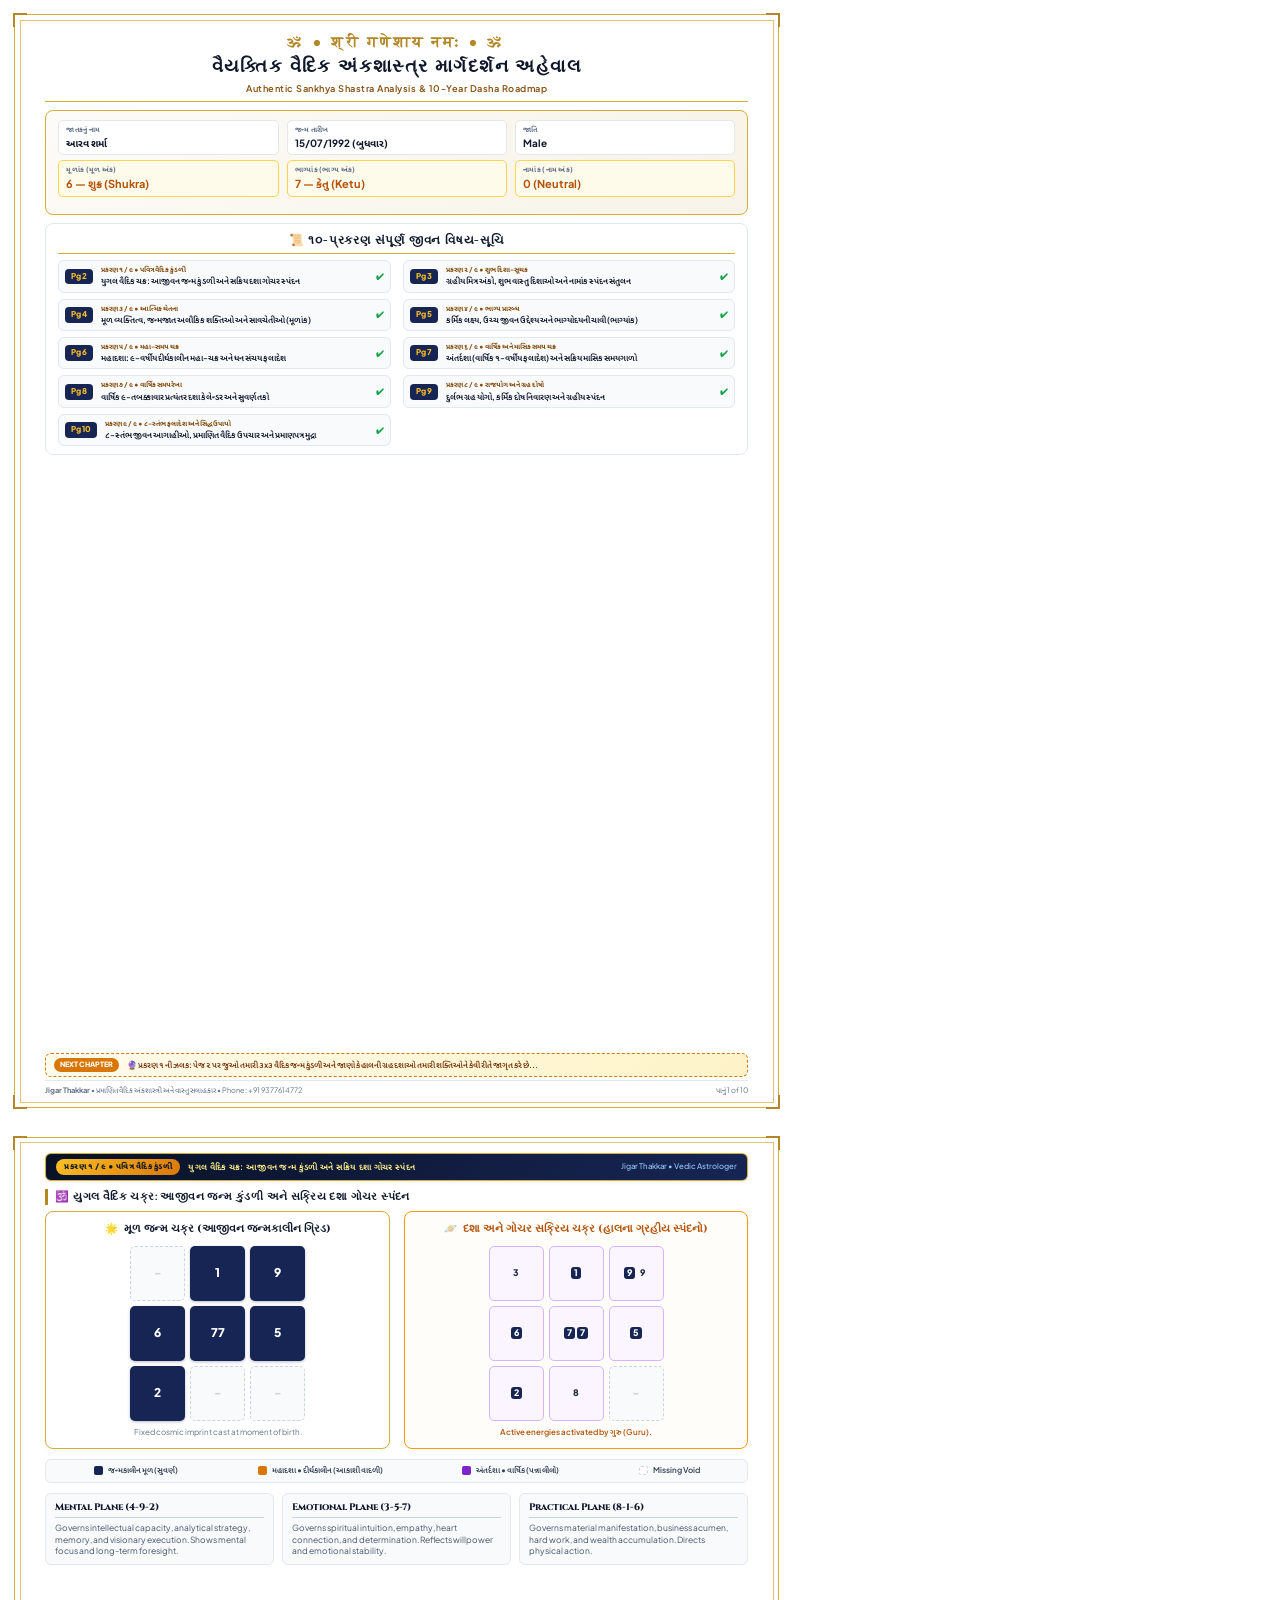
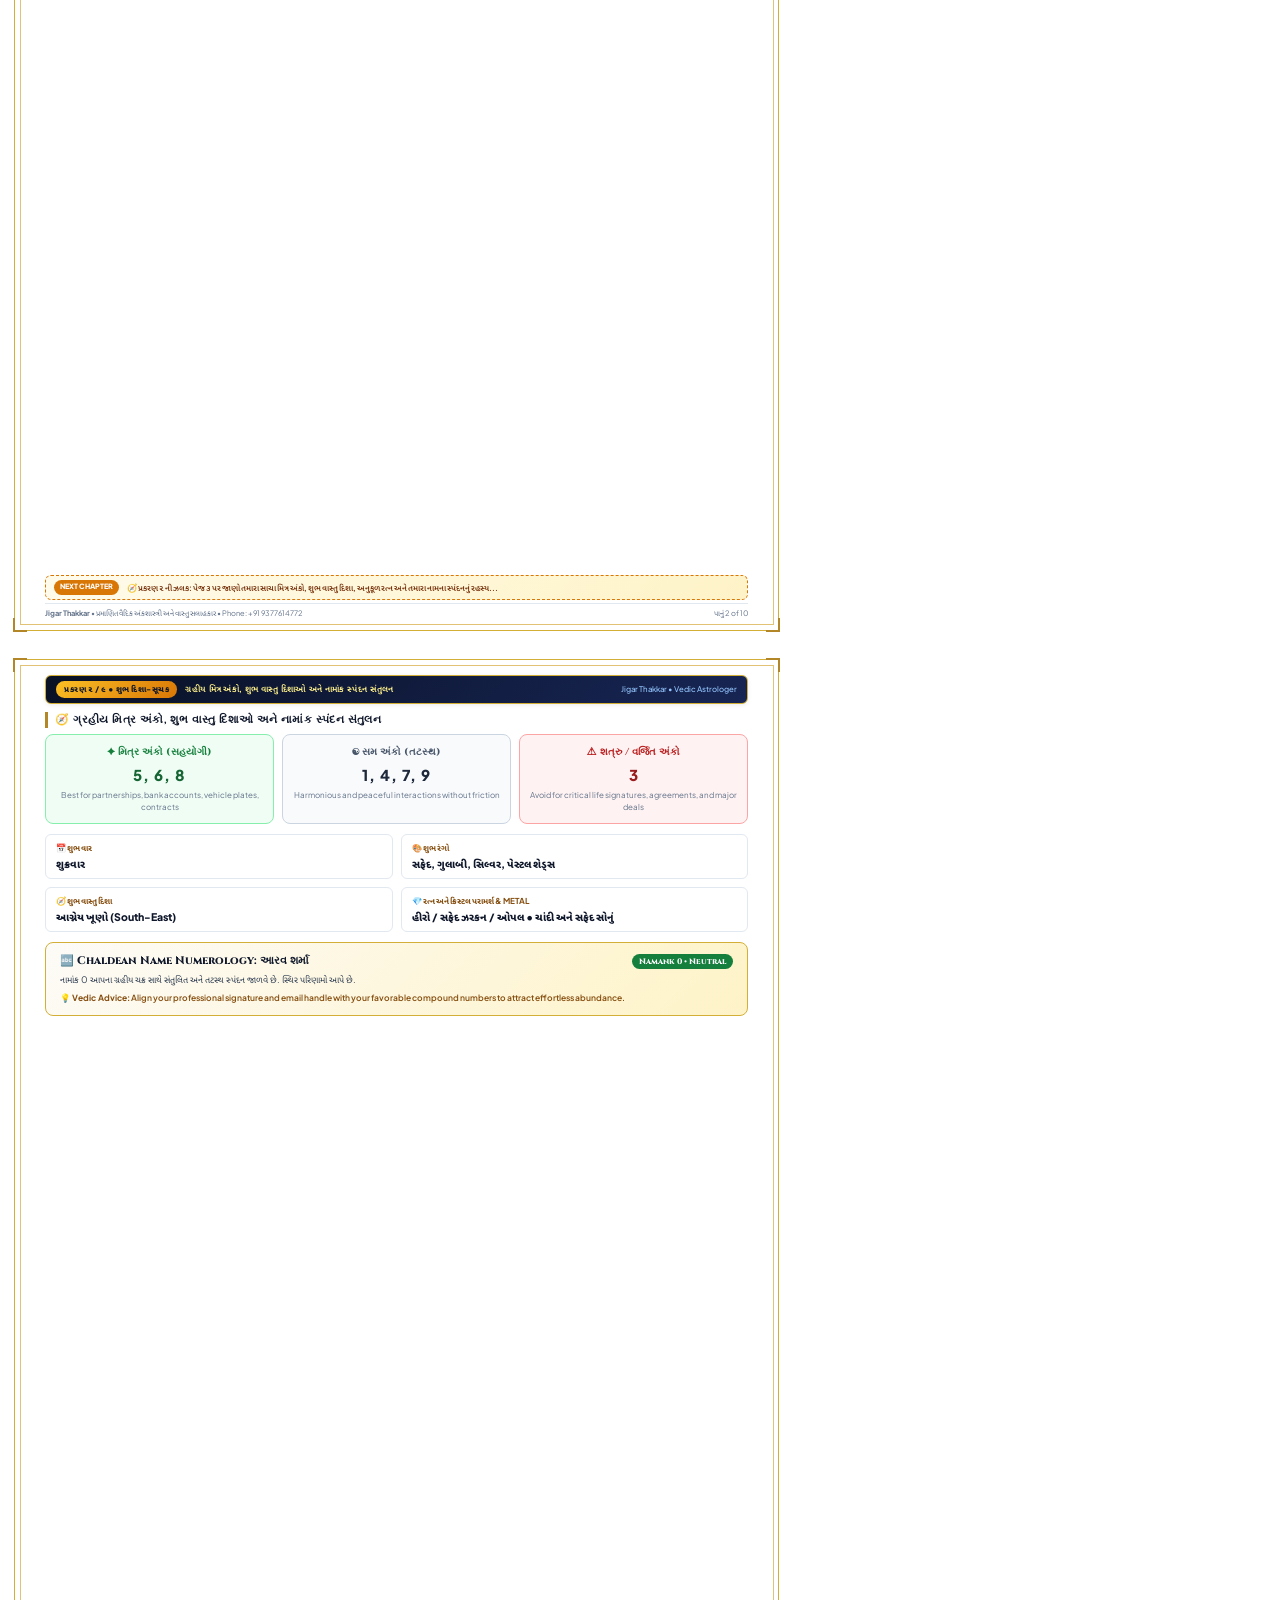
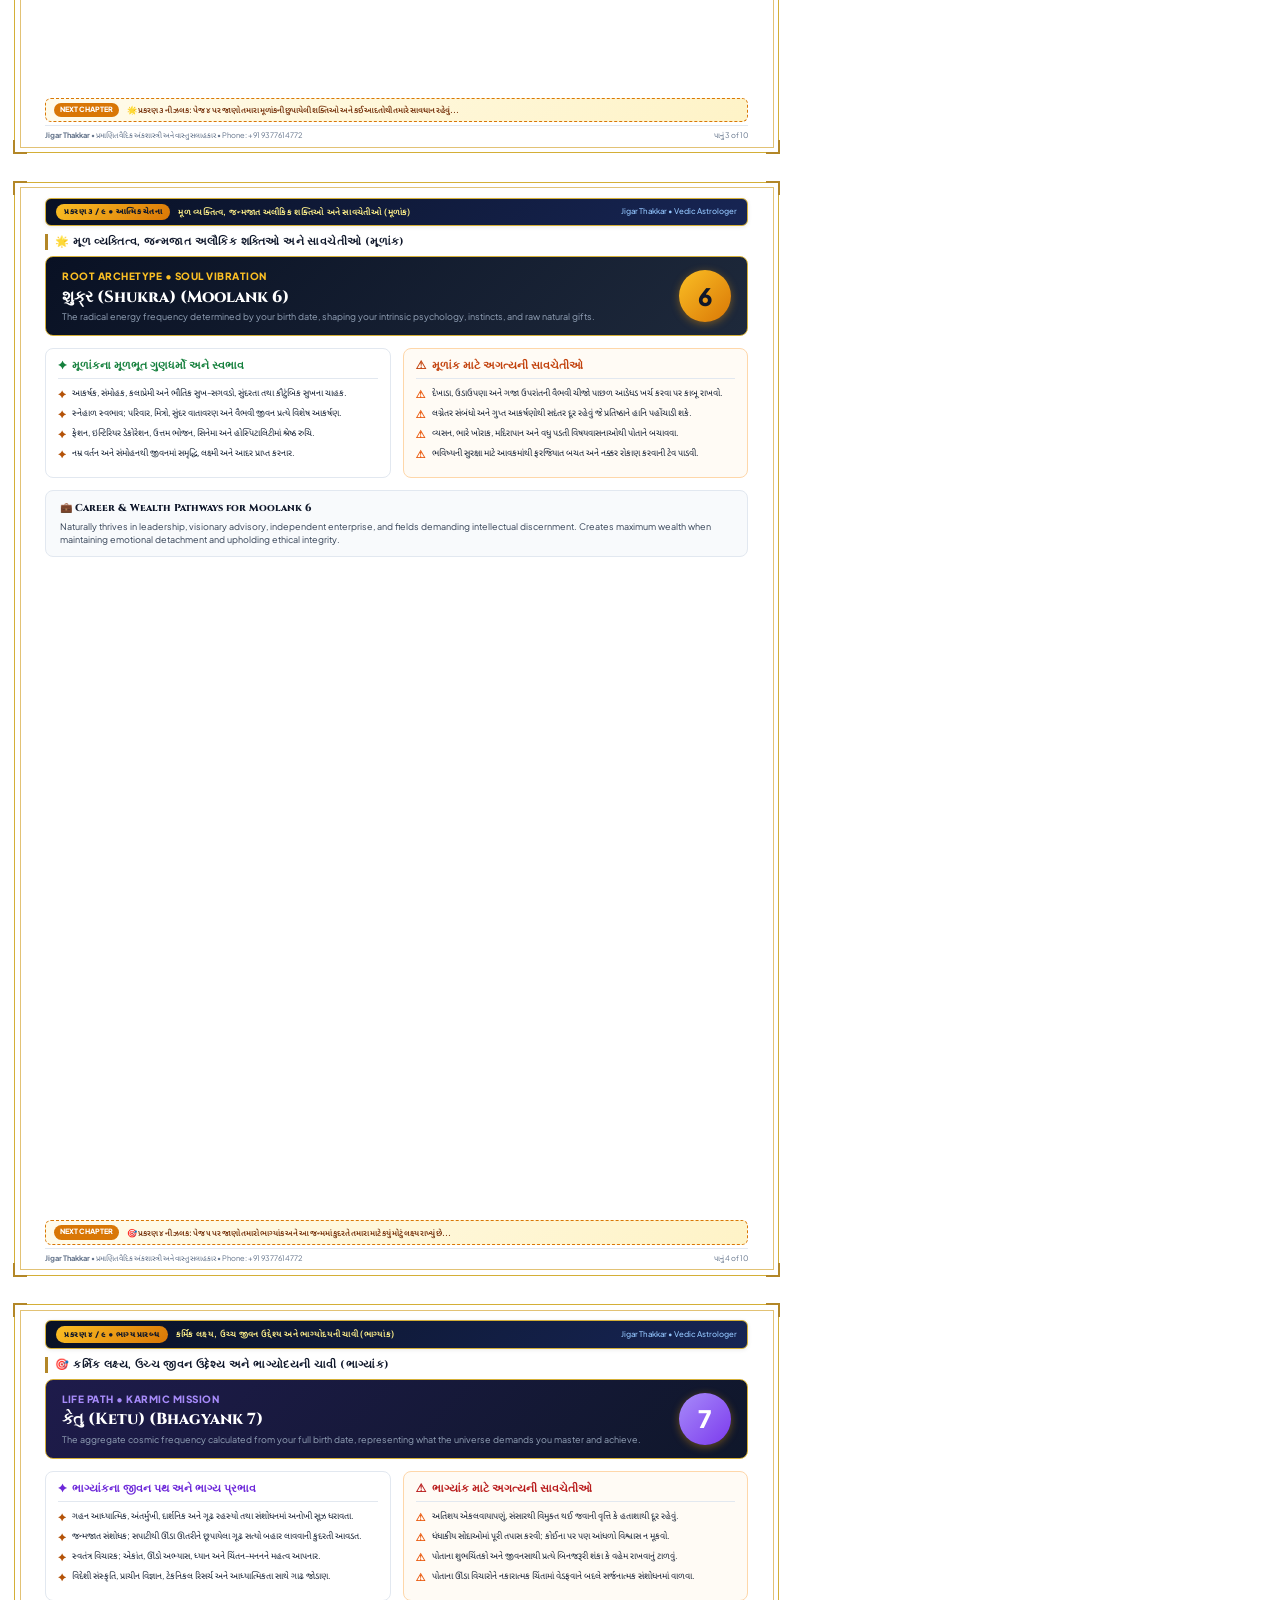
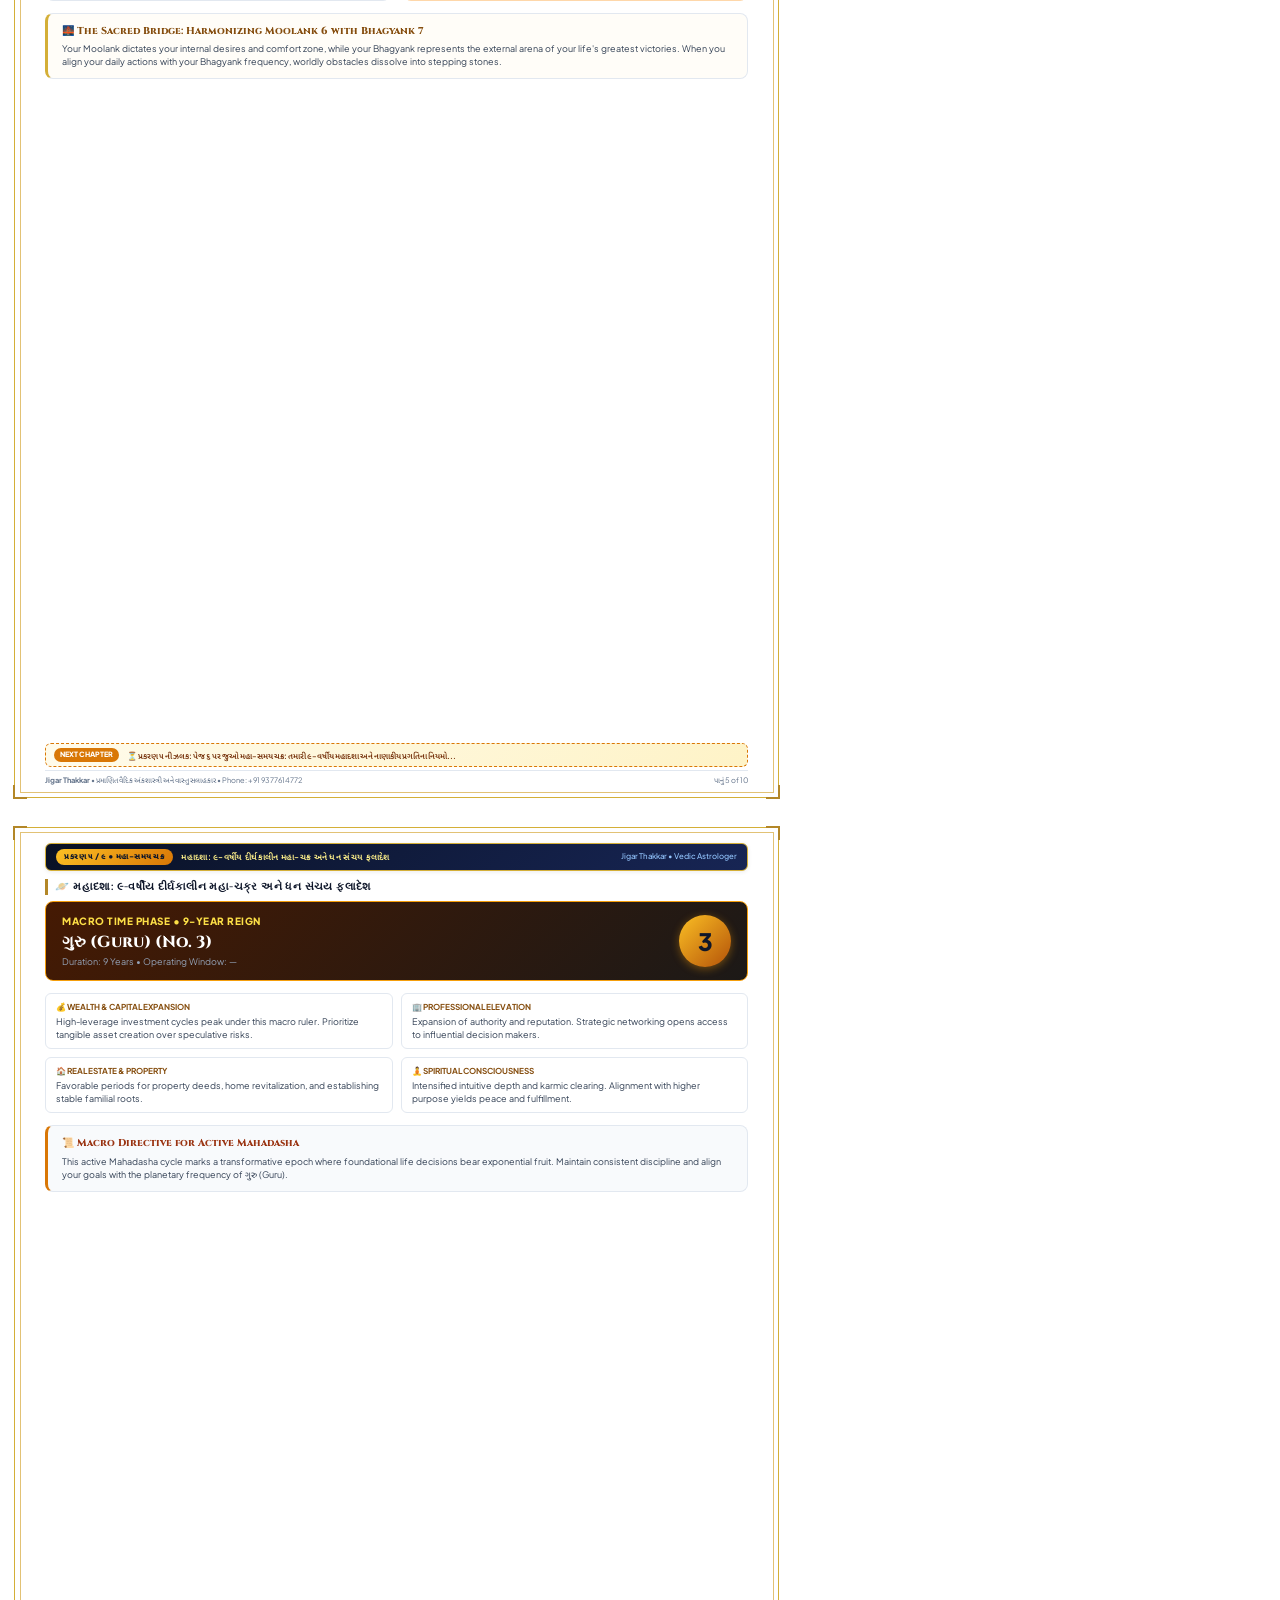
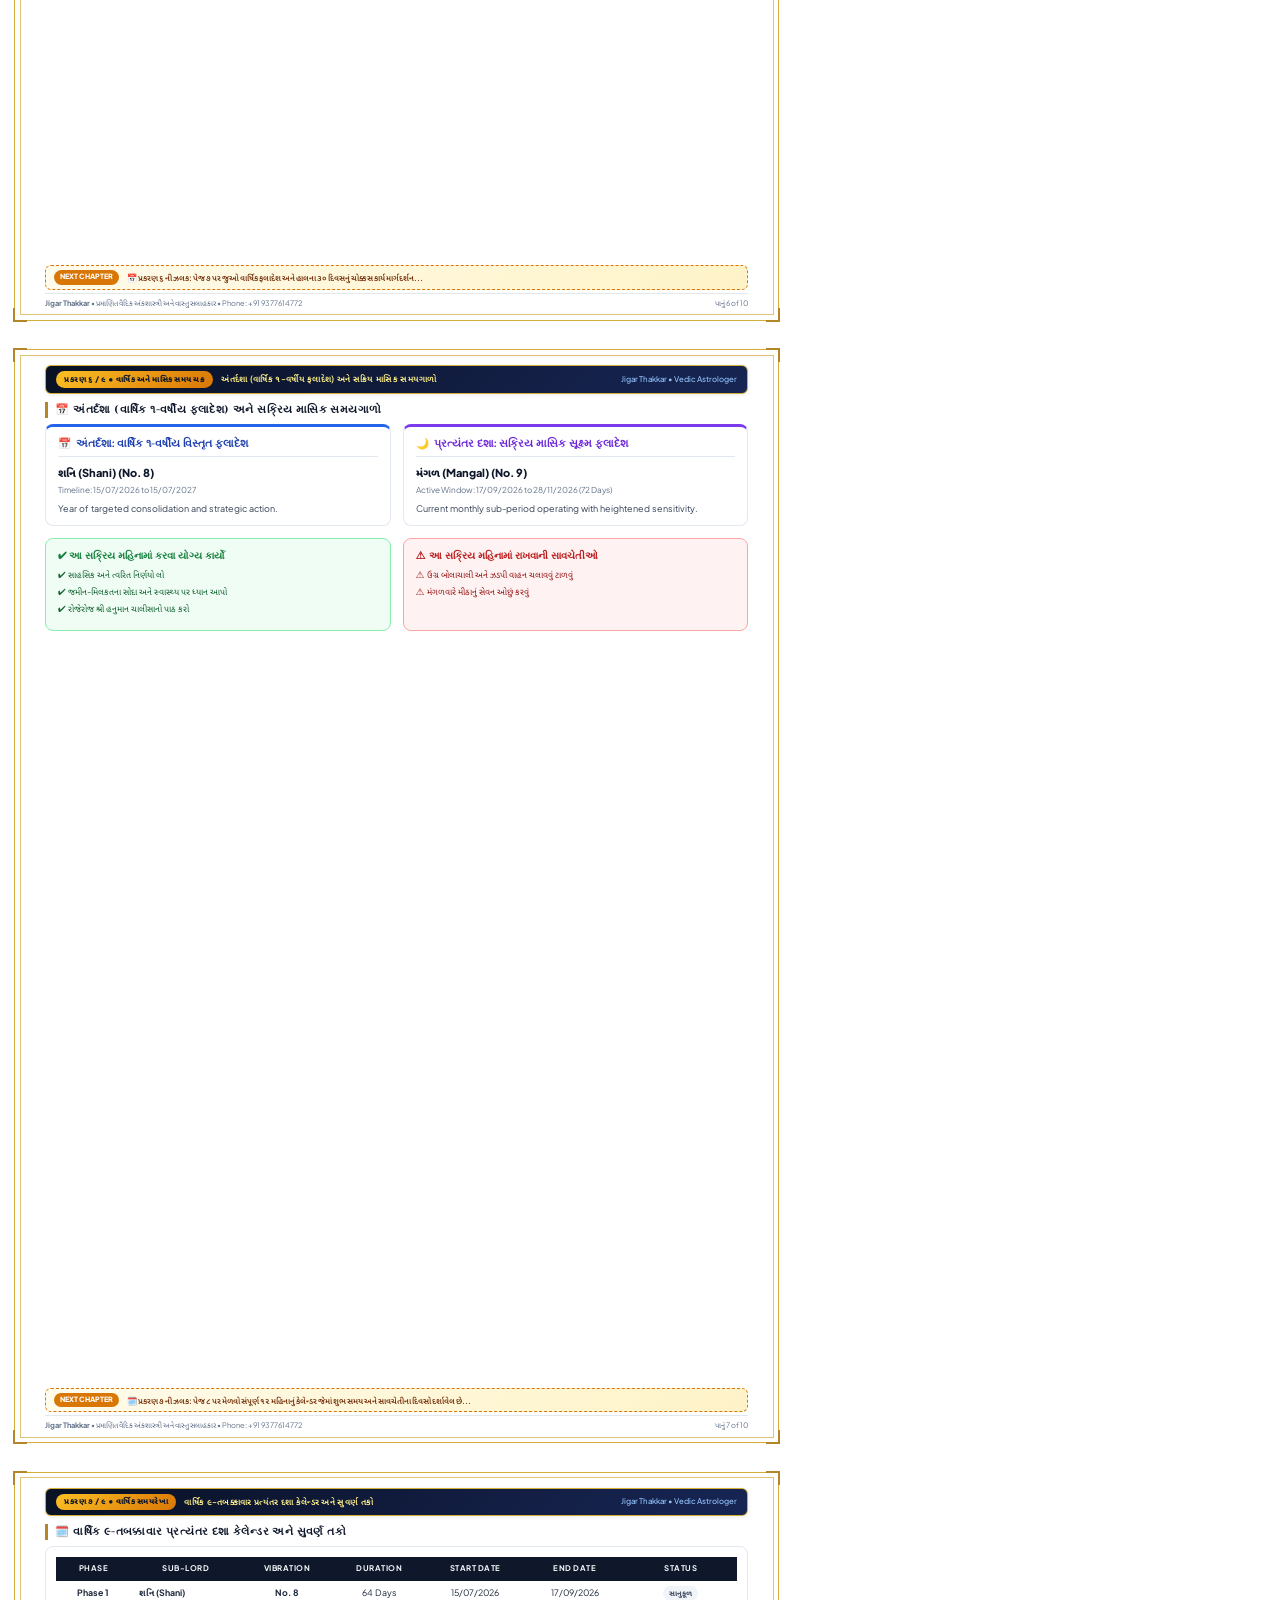
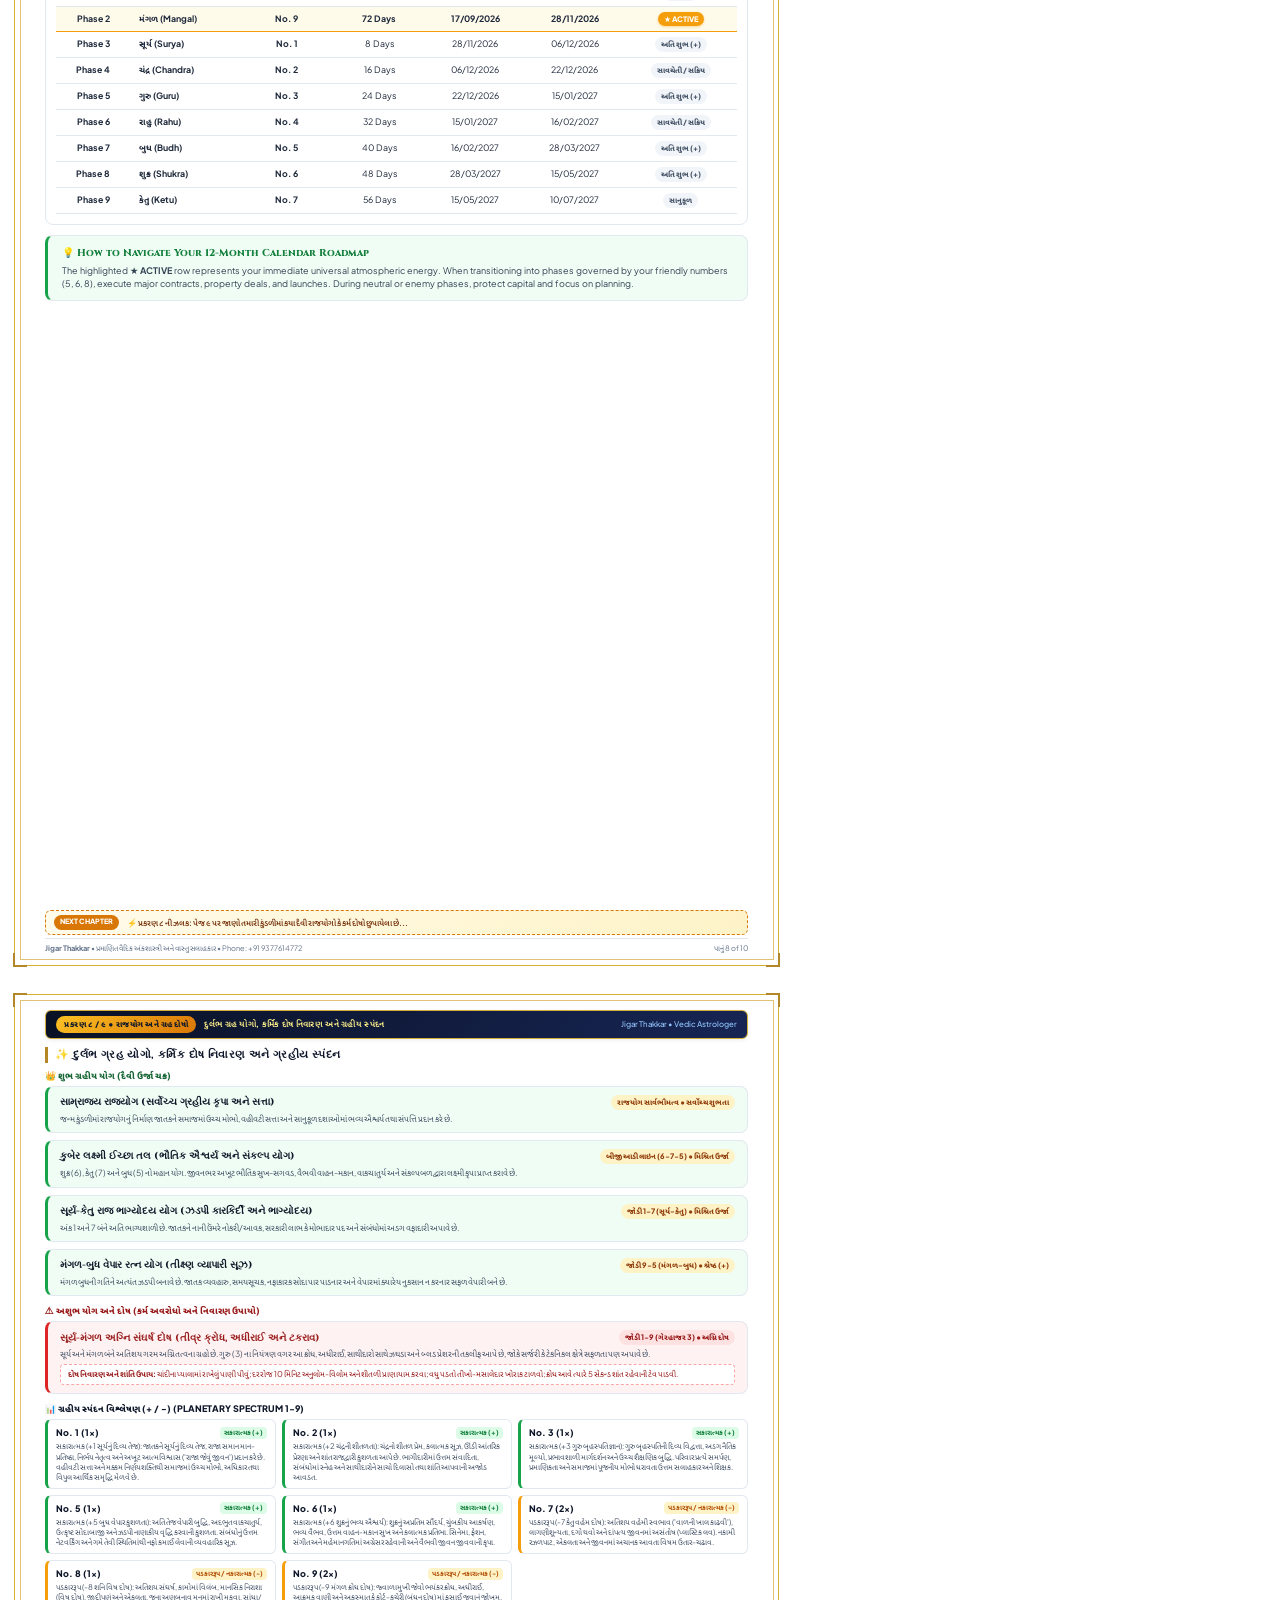
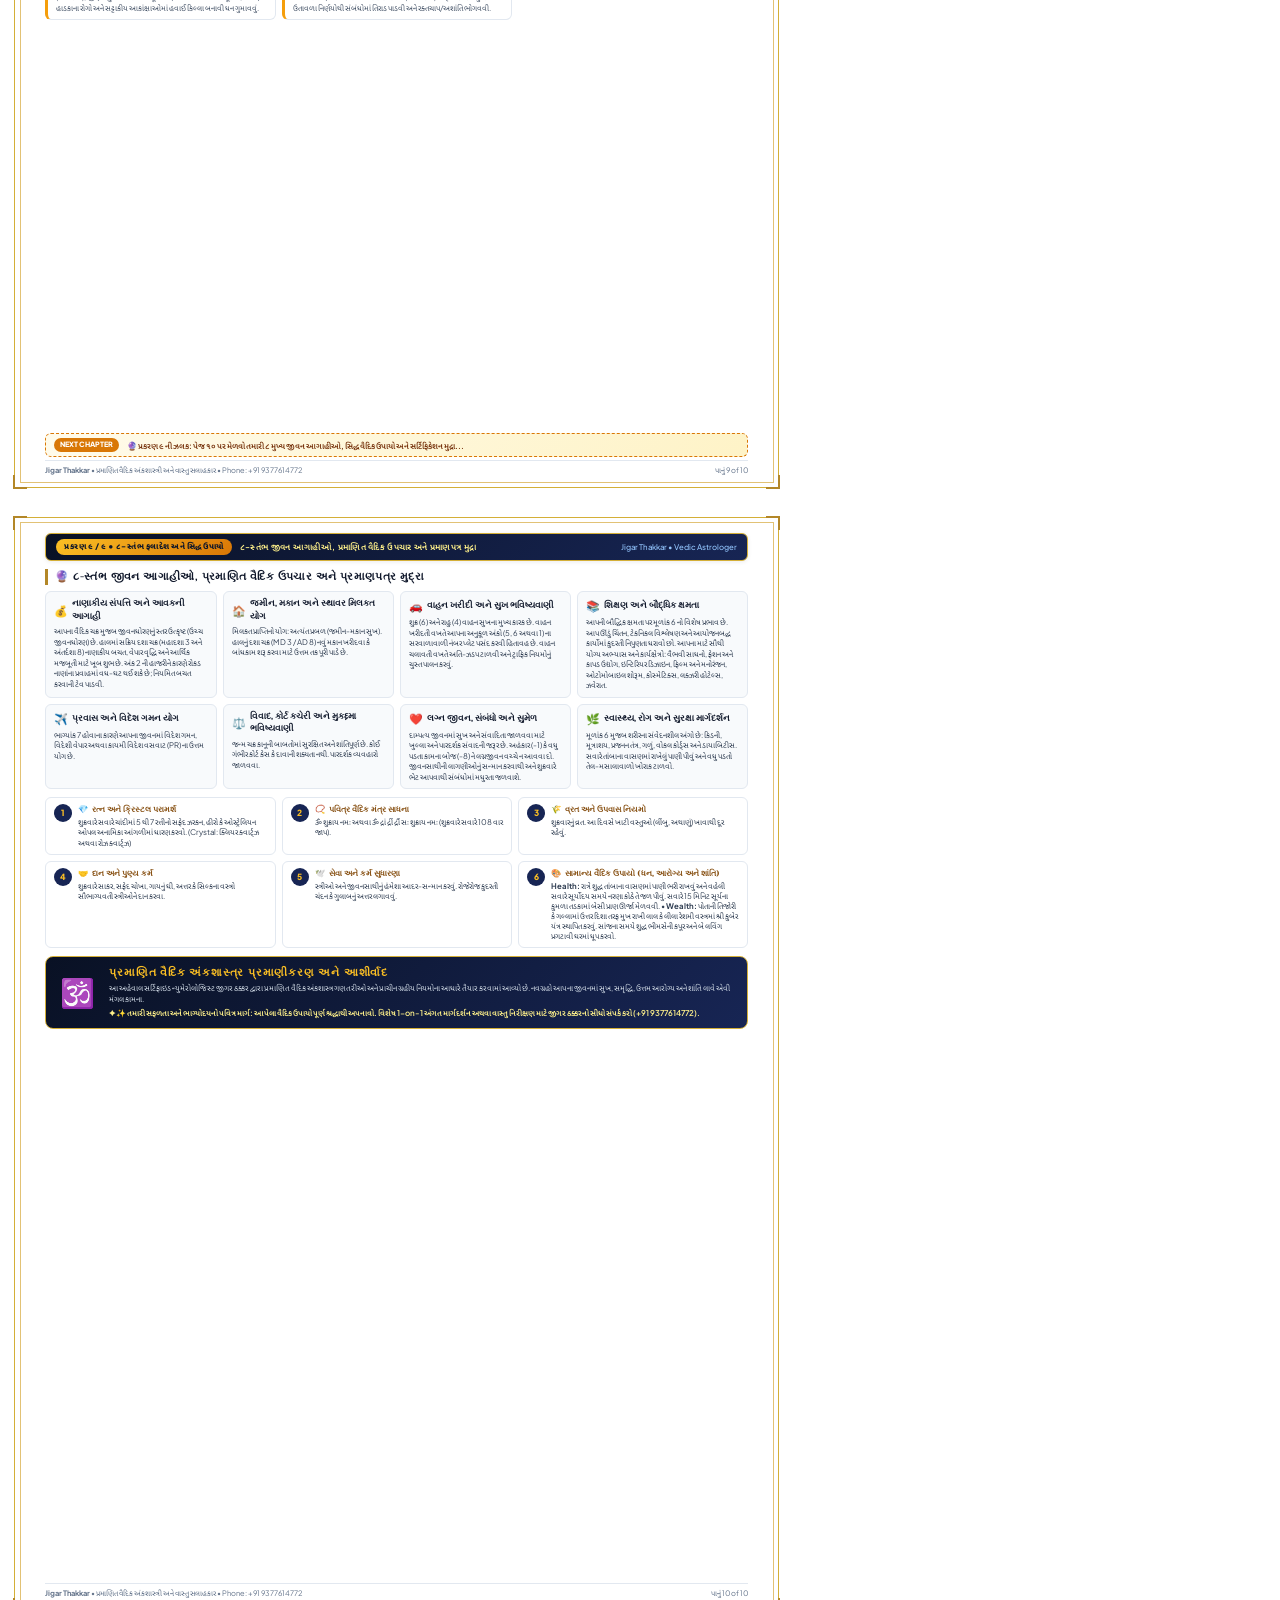
<file: reports/Sample_Vedic_Report_Gujarati.html>
<!DOCTYPE html>
<html lang="gu">
<head>
<meta charset="UTF-8">
<title>વૈયક્તિક વૈદિક અંકશાસ્ત્ર માર્ગદર્શન અહેવાલ - આરવ શર્મા</title>
<style>
@import url('https://fonts.googleapis.com/css2?family=Cinzel:wght@600;700;800;900&family=Plus+Jakarta+Sans:wght@400;500;600;700;800&family=Noto+Sans+Devanagari:wght@400;600;700&family=Noto+Sans+Gujarati:wght@400;600;700&display=swap');

@page {
    size: A4 portrait;
    margin: 0;
}

* {
    box-sizing: border-box;
    margin: 0;
    padding: 0;
    -webkit-print-color-adjust: exact !important;
    print-color-adjust: exact !important;
}

body {
    font-family: 'Plus Jakarta Sans', 'Shruti', 'Noto Sans Gujarati', -apple-system, sans-serif;
    color: #1e293b;
    background-color: #ffffff;
    font-size: 9.6px;
    line-height: 1.45;
}

.page {
    width: 210mm;
    height: 297mm;
    max-height: 297mm;
    padding: 8mm 12mm 7mm 12mm;
    background: #ffffff;
    position: relative;
    page-break-after: always;
    break-after: page;
    overflow: hidden;
    display: flex;
    flex-direction: column;
    justify-content: space-between;
    box-sizing: border-box;
}

/* Ornamental Borders */
.page-border {
    position: absolute;
    top: 3.8mm;
    left: 3.8mm;
    right: 3.8mm;
    bottom: 3.8mm;
    border: 1.2px solid #d4af37;
    pointer-events: none;
    z-index: 1;
}
.page-border-inner {
    position: absolute;
    top: 5.2mm;
    left: 5.2mm;
    right: 5.2mm;
    bottom: 5.2mm;
    border: 0.5px solid #e2c275;
    pointer-events: none;
    z-index: 1;
}
.corner-ornament {
    position: absolute;
    width: 14px;
    height: 14px;
    border-color: #b38728;
    z-index: 2;
}
.corner-tl { top: 3.5mm; left: 3.5mm; border-top: 2.5px solid #b38728; border-left: 2.5px solid #b38728; }
.corner-tr { top: 3.5mm; right: 3.5mm; border-top: 2.5px solid #b38728; border-right: 2.5px solid #b38728; }
.corner-bl { bottom: 3.5mm; left: 3.5mm; border-bottom: 2.5px solid #b38728; border-left: 2.5px solid #b38728; }
.corner-br { bottom: 3.5mm; right: 3.5mm; border-bottom: 2.5px solid #b38728; border-right: 2.5px solid #b38728; }

.page-content {
    position: relative;
    z-index: 5;
    height: 100%;
    display: flex;
    flex-direction: column;
    justify-content: space-between;
}

/* Chapter Navigation Banner */
.chap-banner {
    background: linear-gradient(135deg, #091124 0%, #172554 100%);
    border: 1px solid #d4af37;
    border-radius: 6px;
    padding: 5px 10px;
    display: flex;
    justify-content: space-between;
    align-items: center;
    margin-bottom: 8px;
    box-shadow: 0 1px 4px rgba(0,0,0,0.08);
}
.chap-banner-left {
    display: flex;
    align-items: center;
    gap: 8px;
    overflow: hidden;
}
.chap-badge-pill {
    background: linear-gradient(135deg, #fbbf24 0%, #d97706 100%);
    color: #0f172a;
    font-size: 8px;
    font-weight: 800;
    text-transform: uppercase;
    padding: 2.5px 8px;
    border-radius: 12px;
    letter-spacing: 0.5px;
    white-space: nowrap;
}
.chap-banner-sub {
    font-size: 8.8px;
    font-weight: 600;
    color: #fef08a;
    letter-spacing: 0.3px;
    white-space: nowrap;
    overflow: hidden;
    text-overflow: ellipsis;
}
.chap-banner-consultant {
    font-size: 7.8px;
    color: #93c5fd;
    font-weight: 500;
    white-space: nowrap;
}

/* Main Header on Cover Page */
.report-main-header {
    text-align: center;
    padding-bottom: 6px;
    border-bottom: 1.5px solid #d4af37;
    margin-bottom: 8px;
}
.om-symbol {
    font-size: 15px;
    color: #b38728;
    font-weight: 700;
    letter-spacing: 3px;
    margin-bottom: 2px;
}
.main-title {
    font-family: 'Cinzel', serif;
    font-size: 18px;
    font-weight: 900;
    color: #0f172a;
    letter-spacing: 1.4px;
    text-transform: uppercase;
    margin: 2px 0;
}
.sub-title {
    font-size: 9.2px;
    color: #854d0e;
    letter-spacing: 0.5px;
    font-weight: 600;
}

/* Section Titles */
.section-title {
    font-family: 'Cinzel', serif;
    font-size: 11px;
    font-weight: 700;
    color: #0f172a;
    border-left: 3.5px solid #b38728;
    padding-left: 7px;
    margin-bottom: 6px;
    display: flex;
    align-items: center;
    letter-spacing: 0.4px;
}

/* Profile Hero Card */
.profile-card {
    background: linear-gradient(135deg, #fdfbf7 0%, #f7f3e8 100%);
    border: 1.2px solid #d4af37;
    border-radius: 8px;
    padding: 9px 12px;
    margin-bottom: 8px;
    box-shadow: 0 1px 4px rgba(0,0,0,0.03);
}
.client-data-grid {
    display: grid;
    grid-template-columns: repeat(3, 1fr);
    gap: 5px 8px;
    margin-bottom: 8px;
}
.data-pill {
    background: #ffffff;
    border: 1px solid #e2e8f0;
    border-radius: 5px;
    padding: 4px 7px;
}
.data-pill.highlight {
    background: #fffbeb;
    border-color: #fcd34d;
}
.data-pill .label {
    font-size: 7.2px;
    color: #64748b;
    text-transform: uppercase;
    font-weight: 700;
    letter-spacing: 0.3px;
}
.data-pill .value {
    font-size: 10px;
    color: #0f172a;
    font-weight: 700;
}
.data-pill.highlight .value {
    color: #b45309;
    font-size: 11px;
}

/* Table of Contents Index (Page 1) */
.toc-container {
    background: #ffffff;
    border: 1px solid #e2e8f0;
    border-radius: 8px;
    padding: 8px 12px;
    margin-bottom: 6px;
    flex: 1;
    display: flex;
    flex-direction: column;
    justify-content: space-around;
}
.toc-title {
    font-family: 'Cinzel', serif;
    font-size: 12px;
    font-weight: 800;
    color: #0f172a;
    border-bottom: 1px solid #d4af37;
    padding-bottom: 4px;
    margin-bottom: 6px;
    text-align: center;
    letter-spacing: 0.8px;
}
.toc-grid {
    display: grid;
    grid-template-columns: 1fr 1fr;
    gap: 6px 12px;
}
.toc-item {
    display: flex;
    align-items: center;
    gap: 8px;
    padding: 4px 6px;
    background: #f8fafc;
    border: 1px solid #e2e8f0;
    border-radius: 6px;
}
.toc-page-badge {
    background: #172554;
    color: #fbbf24;
    font-size: 8px;
    font-weight: 800;
    padding: 2px 6px;
    border-radius: 4px;
    white-space: nowrap;
}
.toc-text {
    flex: 1;
    overflow: hidden;
}
.toc-ch-badge {
    font-size: 7px;
    font-weight: 700;
    color: #854d0e;
    text-transform: uppercase;
}
.toc-ch-title {
    font-size: 8.5px;
    font-weight: 600;
    color: #0f172a;
    white-space: nowrap;
    overflow: hidden;
    text-overflow: ellipsis;
}
.toc-check {
    color: #16a34a;
    font-weight: 800;
    font-size: 9px;
}

/* Dual Grids Row (Page 2) */
.dual-grids-row {
    display: grid;
    grid-template-columns: 1fr 1fr;
    gap: 14px;
    margin-bottom: 10px;
}
.grid-box-card {
    background: #ffffff;
    border: 1.5px solid #d4af37;
    border-radius: 8px;
    padding: 10px;
    text-align: center;
    box-shadow: 0 2px 5px rgba(0,0,0,0.03);
}
.grid-box-card.dasha {
    border-color: #f59e0b;
    background: #fffdfa;
}
.grid-caption {
    font-family: 'Cinzel', serif;
    font-size: 10.5px;
    font-weight: 800;
    color: #0f172a;
    margin-bottom: 8px;
    display: flex;
    justify-content: center;
    align-items: center;
    gap: 6px;
}
.vedic-grid-table {
    display: grid;
    grid-template-columns: repeat(3, 1fr);
    grid-gap: 5px;
    max-width: 175px;
    margin: 0 auto;
}
.vedic-cell {
    aspect-ratio: 1;
    display: flex;
    flex-wrap: wrap;
    align-items: center;
    justify-content: center;
    gap: 2px;
    border-radius: 5px;
    font-weight: 800;
    padding: 2px;
    font-size: 12px;
}
.vedic-cell.natal-cell.active {
    background: #172554;
    color: #ffffff;
    box-shadow: 0 1px 3px rgba(23,37,84,0.3);
}
.vedic-cell.natal-cell.empty {
    background: #f8fafc;
    color: #cbd5e1;
    border: 1px dashed #cbd5e1;
}
.vedic-cell.dasha-cell.active {
    background: #faf5ff;
    border: 1px solid #d8b4fe;
}
.vedic-cell.dasha-cell.empty {
    background: #f8fafc;
    color: #cbd5e1;
    border: 1px dashed #cbd5e1;
}
.chip {
    font-size: 9px;
    font-weight: 800;
    padding: 1px 3px;
    border-radius: 3px;
    display: inline-block;
    line-height: 1.1;
}
.chip-natal {
    background: #172554;
    color: #ffffff;
}
.chip-mahadasha {
    background: #d97706;
    color: #ffffff;
}
.chip-antardasha {
    background: #7e22ce;
    color: #ffffff;
}

/* Color Legend Bar */
.color-legend-bar {
    display: flex;
    justify-content: space-around;
    background: #f8fafc;
    border: 1px solid #e2e8f0;
    border-radius: 6px;
    padding: 5px 8px;
    margin-bottom: 10px;
}
.legend-chip {
    display: flex;
    align-items: center;
    gap: 5px;
    font-size: 8px;
    font-weight: 600;
    color: #334155;
}
.legend-dot {
    width: 9px;
    height: 9px;
    border-radius: 2px;
}

/* Plane Cards */
.planes-grid {
    display: grid;
    grid-template-columns: repeat(3, 1fr);
    gap: 8px;
    margin-bottom: 8px;
}
.plane-card {
    background: #f8fafc;
    border: 1px solid #e2e8f0;
    border-radius: 6px;
    padding: 7px 9px;
}
.plane-header {
    font-family: 'Cinzel', serif;
    font-size: 9.5px;
    font-weight: 800;
    color: #0f172a;
    border-bottom: 1px solid #cbd5e1;
    padding-bottom: 3px;
    margin-bottom: 4px;
}
.plane-desc {
    font-size: 8.5px;
    color: #475569;
    line-height: 1.35;
}

/* Harmony Compass (Page 3) */
.compass-grid {
    display: grid;
    grid-template-columns: repeat(3, 1fr);
    gap: 8px;
    margin-bottom: 10px;
}
.compass-box {
    border-radius: 8px;
    padding: 10px;
    border: 1px solid;
    text-align: center;
}
.compass-box.friendly {
    background: #f0fdf4;
    border-color: #86efac;
}
.compass-box.neutral {
    background: #f8fafc;
    border-color: #cbd5e1;
}
.compass-box.enemy {
    background: #fef2f2;
    border-color: #fca5a5;
}
.compass-label {
    font-family: 'Cinzel', serif;
    font-size: 10px;
    font-weight: 800;
    margin-bottom: 5px;
}
.compass-box.friendly .compass-label { color: #15803d; }
.compass-box.neutral .compass-label { color: #475569; }
.compass-box.enemy .compass-label { color: #b91c1c; }
.compass-nums {
    font-size: 15px;
    font-weight: 900;
    letter-spacing: 1px;
}
.compass-box.friendly .compass-nums { color: #166534; }
.compass-box.neutral .compass-nums { color: #1e293b; }
.compass-box.enemy .compass-nums { color: #991b1b; }
.compass-sub {
    font-size: 8px;
    color: #64748b;
    margin-top: 4px;
}

/* Alignments 4-Grid */
.align-grid {
    display: grid;
    grid-template-columns: 1fr 1fr;
    gap: 8px;
    margin-bottom: 10px;
}
.align-card {
    background: #ffffff;
    border: 1px solid #e2e8f0;
    border-radius: 6px;
    padding: 7px 10px;
}
.align-header {
    font-size: 8.2px;
    font-weight: 700;
    color: #854d0e;
    text-transform: uppercase;
    margin-bottom: 2px;
}
.align-val {
    font-size: 10.5px;
    font-weight: 800;
    color: #0f172a;
}

/* Name Harmony Card */
.name-card {
    background: linear-gradient(135deg, #fdfbf7 0%, #fef3c7 100%);
    border: 1.2px solid #d4af37;
    border-radius: 8px;
    padding: 10px 14px;
    margin-bottom: 8px;
}
.name-header {
    font-family: 'Cinzel', serif;
    font-size: 11px;
    font-weight: 800;
    color: #0f172a;
    margin-bottom: 4px;
    display: flex;
    justify-content: space-between;
    align-items: center;
}
.name-score-pill {
    background: #15803d;
    color: #ffffff;
    font-size: 8px;
    font-weight: 800;
    padding: 2px 7px;
    border-radius: 10px;
}
.name-body {
    font-size: 9px;
    color: #334155;
    line-height: 1.45;
}

/* Qualities & Precautions (Pages 4 & 5) */
.hero-box {
    background: linear-gradient(135deg, #091124 0%, #1e293b 100%);
    border: 1.5px solid #d4af37;
    border-radius: 8px;
    padding: 12px 16px;
    color: #ffffff;
    margin-bottom: 12px;
    display: flex;
    justify-content: space-between;
    align-items: center;
}
.hero-left {
    flex: 1;
}
.hero-num-badge {
    font-size: 10px;
    font-weight: 800;
    color: #fbbf24;
    text-transform: uppercase;
    letter-spacing: 0.5px;
}
.hero-title {
    font-family: 'Cinzel', serif;
    font-size: 16px;
    font-weight: 800;
    color: #ffffff;
    margin: 2px 0;
}
.hero-sub {
    font-size: 9px;
    color: #94a3b8;
    line-height: 1.35;
}
.hero-right-circle {
    width: 52px;
    height: 52px;
    border-radius: 50%;
    background: linear-gradient(135deg, #fbbf24 0%, #d97706 100%);
    display: flex;
    align-items: center;
    justify-content: center;
    font-size: 24px;
    font-weight: 900;
    color: #0f172a;
    box-shadow: 0 2px 8px rgba(245,158,11,0.4);
}

.two-col-grid {
    display: grid;
    grid-template-columns: 1fr 1fr;
    gap: 12px;
    margin-bottom: 12px;
}
.col-card {
    background: #ffffff;
    border: 1px solid #e2e8f0;
    border-radius: 8px;
    padding: 10px 12px;
}
.col-card.precautions {
    border-color: #fed7aa;
    background: #fffbf5;
}
.col-title {
    font-family: 'Cinzel', serif;
    font-size: 10.5px;
    font-weight: 800;
    color: #0f172a;
    border-bottom: 1px solid #e2e8f0;
    padding-bottom: 4px;
    margin-bottom: 8px;
    display: flex;
    align-items: center;
    gap: 5px;
}
.quality-item-clean, .precaution-item-clean {
    list-style: none;
    font-size: 9px;
    margin-bottom: 6px;
    display: flex;
    align-items: flex-start;
    gap: 6px;
    line-height: 1.4;
}
.bullet-icon {
    color: #b45309;
    font-weight: 800;
    font-size: 10px;
    flex-shrink: 0;
}
.precaution-icon {
    color: #ea580c;
    font-weight: 800;
    font-size: 10px;
    flex-shrink: 0;
}

.career-box {
    background: #f8fafc;
    border: 1px solid #e2e8f0;
    border-radius: 8px;
    padding: 10px 14px;
    margin-bottom: 8px;
}
.career-title {
    font-family: 'Cinzel', serif;
    font-size: 10px;
    font-weight: 800;
    color: #0f172a;
    margin-bottom: 4px;
}
.career-text {
    font-size: 9px;
    color: #334155;
    line-height: 1.45;
}

/* Mahadasha / Forecast (Pages 6 & 7) */
.tier-dash-grid {
    display: grid;
    grid-template-columns: repeat(3, 1fr);
    gap: 10px;
    margin-bottom: 12px;
}
.tier-card {
    background: #ffffff;
    border: 1px solid #e2e8f0;
    border-radius: 8px;
    padding: 10px;
    text-align: center;
}
.tier-card.active-card {
    border: 1.5px solid #d4af37;
    background: #fffdf8;
    box-shadow: 0 2px 6px rgba(212,175,55,0.15);
}
.tier-badge {
    font-size: 7.5px;
    font-weight: 800;
    text-transform: uppercase;
    padding: 2px 6px;
    border-radius: 8px;
    display: inline-block;
    margin-bottom: 6px;
}
.tier-badge.gold { background: #fef3c7; color: #92400e; }
.tier-badge.blue { background: #dbeafe; color: #1e40af; }
.tier-badge.purple { background: #f3e8ff; color: #6b21a8; }
.tier-lord {
    font-size: 12px;
    font-weight: 800;
    color: #0f172a;
    margin-bottom: 2px;
}
.tier-dates {
    font-size: 8.5px;
    color: #64748b;
    margin-bottom: 6px;
}
.tier-desc {
    font-size: 8.5px;
    color: #334155;
    line-height: 1.35;
    text-align: left;
}

.tactical-box {
    display: grid;
    grid-template-columns: 1fr 1fr;
    gap: 12px;
    margin-bottom: 10px;
}
.tactical-card {
    border-radius: 8px;
    padding: 10px 12px;
    border: 1px solid;
}
.tactical-card.dos {
    background: #f0fdf4;
    border-color: #86efac;
}
.tactical-card.donts {
    background: #fef2f2;
    border-color: #fca5a5;
}
.tactical-title {
    font-family: 'Cinzel', serif;
    font-size: 10px;
    font-weight: 800;
    margin-bottom: 6px;
}
.tactical-card.dos .tactical-title { color: #15803d; }
.tactical-card.donts .tactical-title { color: #b91c1c; }
.tactical-list {
    list-style: none;
    font-size: 8.8px;
    line-height: 1.45;
}
.tactical-card.dos .tactical-list { color: #166534; }
.tactical-card.donts .tactical-list { color: #991b1b; }
.tactical-list li { margin-bottom: 4px; }

/* Roadmap Table (Page 8) */
.roadmap-container {
    background: #ffffff;
    border: 1px solid #e2e8f0;
    border-radius: 8px;
    padding: 10px;
    margin-bottom: 10px;
}
.roadmap-table {
    width: 100%;
    border-collapse: collapse;
    font-size: 8.8px;
}
.roadmap-table th {
    background: #0f172a;
    color: #f8fafc;
    font-weight: 700;
    padding: 6px 8px;
    text-transform: uppercase;
    font-size: 7.8px;
    letter-spacing: 0.5px;
}
.roadmap-table td {
    padding: 5px 8px;
    border-bottom: 1px solid #e2e8f0;
}
.roadmap-table tr.active-phase {
    background: #fffbeb !important;
    font-weight: 700;
}
.roadmap-table tr.active-phase td {
    border-top: 1.5px solid #f59e0b;
    border-bottom: 1.5px solid #f59e0b;
}
.status-chip {
    font-size: 7.5px;
    font-weight: 800;
    padding: 2px 6px;
    border-radius: 10px;
    display: inline-block;
    background: #f1f5f9;
    color: #475569;
}
.status-chip.active {
    background: #f59e0b;
    color: #ffffff;
    box-shadow: 0 1px 3px rgba(245,158,11,0.4);
}

/* Yogas & Vibrations (Page 9) */
.yoga-card-clean {
    background: #ffffff;
    border: 1px solid #e2e8f0;
    border-radius: 8px;
    padding: 8px 12px;
    margin-bottom: 7px;
}
.yoga-card-clean.auspicious {
    border-left: 3.5px solid #16a34a;
    background: #f0fdf4;
}
.yoga-card-clean.inauspicious {
    border-left: 3.5px solid #dc2626;
    background: #fef2f2;
}
.yoga-card-header {
    display: flex;
    justify-content: space-between;
    align-items: center;
    margin-bottom: 3px;
}
.yoga-title {
    font-family: 'Cinzel', serif;
    font-size: 10px;
    font-weight: 800;
    color: #0f172a;
}
.yoga-pill {
    font-size: 7.5px;
    font-weight: 800;
    padding: 2px 6px;
    border-radius: 8px;
    text-transform: uppercase;
}
.yoga-pill.gold { background: #fef3c7; color: #92400e; }
.yoga-pill.ruby { background: #fee2e2; color: #991b1b; }
.yoga-desc {
    font-size: 8.5px;
    color: #475569;
    line-height: 1.35;
}
.yoga-remedy-strip {
    margin-top: 4px;
    padding: 4px 7px;
    background: #ffffff;
    border-radius: 4px;
    font-size: 8px;
    color: #991b1b;
    border: 1px dashed #fca5a5;
}

.vibes-dashboard-grid {
    display: grid;
    grid-template-columns: repeat(3, 1fr);
    gap: 6px;
    margin-bottom: 8px;
}
.vibe-card {
    background: #ffffff;
    border: 1px solid #e2e8f0;
    border-radius: 6px;
    padding: 6px 8px;
}
.vibe-card.badge-pos { border-left: 3px solid #16a34a; }
.vibe-card.badge-neg { border-left: 3px solid #f59e0b; }
.vibe-header {
    display: flex;
    justify-content: space-between;
    align-items: center;
    margin-bottom: 2px;
}
.vibe-num {
    font-size: 9px;
    font-weight: 800;
    color: #0f172a;
}
.vibe-type-badge {
    font-size: 7px;
    font-weight: 700;
    padding: 1px 4px;
    border-radius: 4px;
}
.vibe-card.badge-pos .vibe-type-badge { background: #dcfce7; color: #15803d; }
.vibe-card.badge-neg .vibe-type-badge { background: #fef3c7; color: #b45309; }
.vibe-body {
    font-size: 7.8px;
    color: #475569;
    line-height: 1.3;
}

/* Predictions & Remedies (Page 10) */
.preds-grid {
    display: grid;
    grid-template-columns: repeat(4, 1fr);
    gap: 6px;
    margin-bottom: 8px;
}
.pred-card {
    background: #f8fafc;
    border: 1px solid #e2e8f0;
    border-radius: 6px;
    padding: 6px 8px;
}
.pred-header {
    display: flex;
    align-items: center;
    gap: 4px;
    margin-bottom: 3px;
}
.pred-icon {
    font-size: 11px;
}
.pred-title {
    font-family: 'Cinzel', serif;
    font-size: 8.5px;
    font-weight: 800;
    color: #0f172a;
}
.pred-body {
    font-size: 7.8px;
    color: #334155;
    line-height: 1.35;
}

.remedies-grid {
    display: grid;
    grid-template-columns: repeat(3, 1fr);
    gap: 6px;
    margin-bottom: 8px;
}
.remedy-card {
    background: #ffffff;
    border: 1px solid #e2e8f0;
    border-radius: 6px;
    padding: 6px 8px;
    display: flex;
    gap: 6px;
}
.remedy-num {
    width: 18px;
    height: 18px;
    border-radius: 50%;
    background: #172554;
    color: #fbbf24;
    font-size: 8.5px;
    font-weight: 800;
    display: flex;
    align-items: center;
    justify-content: center;
    flex-shrink: 0;
}
.remedy-content {
    flex: 1;
}
.remedy-label {
    font-family: 'Cinzel', serif;
    font-size: 8.2px;
    font-weight: 800;
    color: #854d0e;
    margin-bottom: 1px;
}
.remedy-text {
    font-size: 7.8px;
    color: #334155;
    line-height: 1.3;
}

/* Astrological Seal Card */
.seal-card {
    background: linear-gradient(135deg, #091124 0%, #172554 100%);
    border: 1.5px solid #d4af37;
    border-radius: 8px;
    padding: 8px 14px;
    color: #ffffff;
    display: flex;
    align-items: center;
    gap: 14px;
    margin-bottom: 4px;
}
.seal-symbol {
    font-size: 28px;
    color: #fbbf24;
    line-height: 1;
}
.seal-content {
    flex: 1;
}
.seal-title {
    font-family: 'Cinzel', serif;
    font-size: 11px;
    font-weight: 800;
    color: #fbbf24;
    letter-spacing: 0.8px;
    margin-bottom: 2px;
}
.seal-text {
    font-size: 8px;
    color: #cbd5e1;
    line-height: 1.35;
}
.seal-blessing {
    font-size: 8px;
    color: #fef08a;
    font-weight: 600;
    margin-top: 3px;
}

/* Curiosity Preview Hook */
.curiosity-box {
    background: linear-gradient(135deg, #fffbeb 0%, #fef3c7 100%);
    border: 1px dashed #d97706;
    border-radius: 6px;
    padding: 4px 8px;
    margin-top: 4px;
    margin-bottom: 3px;
    display: flex;
    align-items: center;
    gap: 8px;
}
.curiosity-pill {
    background: #d97706;
    color: #ffffff;
    font-size: 7.2px;
    font-weight: 800;
    padding: 2px 6px;
    border-radius: 10px;
    white-space: nowrap;
    text-transform: uppercase;
}
.curiosity-text {
    font-size: 8.2px;
    color: #78350f;
    font-weight: 600;
    line-height: 1.35;
}

/* Footer */
.footer {
    border-top: 1px solid #e2e8f0;
    padding-top: 4px;
    font-size: 7.5px;
    color: #64748b;
    display: flex;
    justify-content: space-between;
    align-items: center;
    margin-top: 2px;
}
</style>
</head>
<body>

<!-- ==================== PAGE 1: ROYAL COVER & SOUL CERTIFICATE ==================== -->
<div class="page">
    <div class="page-border"></div>
    <div class="page-border-inner"></div>
    <div class="corner-ornament corner-tl"></div>
    <div class="corner-ornament corner-tr"></div>
    <div class="corner-ornament corner-bl"></div>
    <div class="corner-ornament corner-br"></div>

    <div class="page-content">
        <div>
            <!-- Header -->
            <div class="report-main-header">
                <div class="om-symbol">ॐ • श्री गणेशाय नमः • ॐ</div>
                <h1 class="main-title">વૈયક્તિક વૈદિક અંકશાસ્ત્ર માર્ગદર્શન અહેવાલ</h1>
                <p class="sub-title">Authentic Sankhya Shastra Analysis & 10-Year Dasha Roadmap</p>
            </div>

            <!-- Profile Hero Certificate Card -->
            <div class="profile-card">
                <div class="client-data-grid">
                    <div class="data-pill">
                        <div class="label">જાતકનું નામ</div>
                        <div class="value">આરવ શર્મા</div>
                    </div>
                    <div class="data-pill">
                        <div class="label">જન્મ તારીખ</div>
                        <div class="value">15/07/1992 (બુધવાર)</div>
                    </div>
                    <div class="data-pill">
                        <div class="label">જાતિ</div>
                        <div class="value">Male</div>
                    </div>
                    <div class="data-pill highlight">
                        <div class="label">મૂળાંક (મૂળ અંક)</div>
                        <div class="value">6 — શુક્ર (Shukra)</div>
                    </div>
                    <div class="data-pill highlight">
                        <div class="label">ભાગ્યાંક (ભાગ્ય અંક)</div>
                        <div class="value">7 — કેતુ (Ketu)</div>
                    </div>
                    <div class="data-pill highlight">
                        <div class="label">નામાંક (નામ અંક)</div>
                        <div class="value">0 (Neutral)</div>
                    </div>
                </div>
            </div>

            <!-- Master Table of Contents Index -->
            <div class="toc-container">
                <div class="toc-title">📜 ૧૦-પ્રકરણ સંપૂર્ણ જીવન વિષય-સૂચિ</div>
                <div class="toc-grid">
                    
        <div class="toc-item">
            <div class="toc-page-badge">Pg 2</div>
            <div class="toc-text">
                <div class="toc-ch-badge">પ્રકરણ ૧ / ૯ • પવિત્ર વૈદિક કુંડળી</div>
                <div class="toc-ch-title">યુગલ વૈદિક ચક્ર: આજીવન જન્મ કુંડળી અને સક્રિય દશા ગોચર સ્પંદન</div>
            </div>
            <div class="toc-check">✔</div>
        </div>
        
        <div class="toc-item">
            <div class="toc-page-badge">Pg 3</div>
            <div class="toc-text">
                <div class="toc-ch-badge">પ્રકરણ ૨ / ૯ • શુભ દિશા-સૂચક</div>
                <div class="toc-ch-title">ગ્રહીય મિત્ર અંકો, શુભ વાસ્તુ દિશાઓ અને નામાંક સ્પંદન સંતુલન</div>
            </div>
            <div class="toc-check">✔</div>
        </div>
        
        <div class="toc-item">
            <div class="toc-page-badge">Pg 4</div>
            <div class="toc-text">
                <div class="toc-ch-badge">પ્રકરણ ૩ / ૯ • આત્મિક ચેતના</div>
                <div class="toc-ch-title">મૂળ વ્યક્તિત્વ, જન્મજાત અલૌકિક શક્તિઓ અને સાવચેતીઓ (મૂળાંક)</div>
            </div>
            <div class="toc-check">✔</div>
        </div>
        
        <div class="toc-item">
            <div class="toc-page-badge">Pg 5</div>
            <div class="toc-text">
                <div class="toc-ch-badge">પ્રકરણ ૪ / ૯ • ભાગ્ય પ્રારબ્ધ</div>
                <div class="toc-ch-title">કર્મિક લક્ષ્ય, ઉચ્ચ જીવન ઉદ્દેશ્ય અને ભાગ્યોદયની ચાવી (ભાગ્યાંક)</div>
            </div>
            <div class="toc-check">✔</div>
        </div>
        
        <div class="toc-item">
            <div class="toc-page-badge">Pg 6</div>
            <div class="toc-text">
                <div class="toc-ch-badge">પ્રકરણ ૫ / ૯ • મહા-સમય ચક્ર</div>
                <div class="toc-ch-title">મહાદશા: ૯-વર્ષીય દીર્ઘકાલીન મહા-ચક્ર અને ધન સંચય ફલાદેશ</div>
            </div>
            <div class="toc-check">✔</div>
        </div>
        
        <div class="toc-item">
            <div class="toc-page-badge">Pg 7</div>
            <div class="toc-text">
                <div class="toc-ch-badge">પ્રકરણ ૬ / ૯ • વાર્ષિક અને માસિક સમય ચક્ર</div>
                <div class="toc-ch-title">અંતર્દશા (વાર્ષિક ૧-વર્ષીય ફલાદેશ) અને સક્રિય માસિક સમયગાળો</div>
            </div>
            <div class="toc-check">✔</div>
        </div>
        
        <div class="toc-item">
            <div class="toc-page-badge">Pg 8</div>
            <div class="toc-text">
                <div class="toc-ch-badge">પ્રકરણ ૭ / ૯ • વાર્ષિક સમયરેખા</div>
                <div class="toc-ch-title">વાર્ષિક ૯-તબક્કાવાર પ્રત્યંતર દશા કેલેન્ડર અને સુવર્ણ તકો</div>
            </div>
            <div class="toc-check">✔</div>
        </div>
        
        <div class="toc-item">
            <div class="toc-page-badge">Pg 9</div>
            <div class="toc-text">
                <div class="toc-ch-badge">પ્રકરણ ૮ / ૯ • રાજયોગ અને ગ્રહ દોષો</div>
                <div class="toc-ch-title">દુર્લભ ગ્રહ યોગો, કર્મિક દોષ નિવારણ અને ગ્રહીય સ્પંદન</div>
            </div>
            <div class="toc-check">✔</div>
        </div>
        
        <div class="toc-item">
            <div class="toc-page-badge">Pg 10</div>
            <div class="toc-text">
                <div class="toc-ch-badge">પ્રકરણ ૯ / ૯ • ૮-સ્તંભ ફલાદેશ અને સિદ્ધ ઉપાયો</div>
                <div class="toc-ch-title">૮-સ્તંભ જીવન આગાહીઓ, પ્રમાણિત વૈદિક ઉપચાર અને પ્રમાણપત્ર મુદ્રા</div>
            </div>
            <div class="toc-check">✔</div>
        </div>
        
                </div>
            </div>
        </div>

        <div>
            
        <div class="curiosity-box">
            <div class="curiosity-pill">NEXT CHAPTER</div>
            <div class="curiosity-text">🔮 પ્રકરણ ૧ ની ઝલક: પેજ ૨ પર જુઓ તમારી ૩x૩ વૈદિક જન્મ કુંડળી અને જાણો કે હાલની ગ્રહ દશાઓ તમારી શક્તિઓને કેવી રીતે જાગૃત કરે છે...</div>
        </div>
        
            
        <div class="footer">
            <div><strong>Jigar Thakkar</strong> • પ્રમાણિત વૈદિક અંકશાસ્ત્રી અને વાસ્તુ સલાહકાર • Phone: +91 9377614772</div>
            <div>પાનું 1 of 10</div>
        </div>
        
        </div>
    </div>
</div>

<!-- ==================== PAGE 2: CHAPTER 1 - DUAL VEDIC SACRED GRIDS ==================== -->
<div class="page">
    <div class="page-border"></div>
    <div class="page-border-inner"></div>
    <div class="corner-ornament corner-tl"></div>
    <div class="corner-ornament corner-tr"></div>
    <div class="corner-ornament corner-bl"></div>
    <div class="corner-ornament corner-br"></div>

    <div class="page-content">
        <div>
            
        <div class="chap-banner">
            <div class="chap-banner-left">
                <span class="chap-badge-pill">પ્રકરણ ૧ / ૯ • પવિત્ર વૈદિક કુંડળી</span>
                <span class="chap-banner-sub">યુગલ વૈદિક ચક્ર: આજીવન જન્મ કુંડળી અને સક્રિય દશા ગોચર સ્પંદન</span>
            </div>
            <div class="chap-banner-consultant">Jigar Thakkar • Vedic Astrologer</div>
        </div>
        
            <div class="section-title">🕉️ યુગલ વૈદિક ચક્ર: આજીવન જન્મ કુંડળી અને સક્રિય દશા ગોચર સ્પંદન</div>

            <!-- Dual Grids Side-by-Side -->
            <div class="dual-grids-row">
                <div class="grid-box-card">
                    <div class="grid-caption">
                        <span>🌟</span>
                        <span>મૂળ જન્મ ચક્ર (આજીવન જન્મકાલીન ગ્રિડ)</span>
                    </div>
                    <div class="vedic-grid-table">
                        <div class="vedic-cell natal-cell empty">-</div>
<div class="vedic-cell natal-cell active">1</div>
<div class="vedic-cell natal-cell active">9</div>
<div class="vedic-cell natal-cell active">6</div>
<div class="vedic-cell natal-cell active">77</div>
<div class="vedic-cell natal-cell active">5</div>
<div class="vedic-cell natal-cell active">2</div>
<div class="vedic-cell natal-cell empty">-</div>
<div class="vedic-cell natal-cell empty">-</div>

                    </div>
                    <div style="font-size: 8px; color: #64748b; margin-top: 6px;">
                        Fixed cosmic imprint cast at moment of birth.
                    </div>
                </div>

                <div class="grid-box-card dasha">
                    <div class="grid-caption" style="color: #b45309;">
                        <span>🪐</span>
                        <span>દશા અને ગોચર સક્રિય ચક્ર (હાલના ગ્રહીય સ્પંદનો)</span>
                    </div>
                    <div class="vedic-grid-table">
                        <div class="vedic-cell dasha-cell active"><span class="chip chip-md">3</span></div>
<div class="vedic-cell dasha-cell active"><span class="chip chip-natal">1</span></div>
<div class="vedic-cell dasha-cell active"><span class="chip chip-natal">9</span><span class="chip chip-pd">9</span></div>
<div class="vedic-cell dasha-cell active"><span class="chip chip-natal">6</span></div>
<div class="vedic-cell dasha-cell active"><span class="chip chip-natal">7</span><span class="chip chip-natal">7</span></div>
<div class="vedic-cell dasha-cell active"><span class="chip chip-natal">5</span></div>
<div class="vedic-cell dasha-cell active"><span class="chip chip-natal">2</span></div>
<div class="vedic-cell dasha-cell active"><span class="chip chip-ad">8</span></div>
<div class="vedic-cell dasha-cell empty">-</div>

                    </div>
                    <div style="font-size: 8px; color: #b45309; margin-top: 6px; font-weight: 600;">
                        Active energies activated by ગુરુ (Guru).
                    </div>
                </div>
            </div>

            <!-- Color Legend Bar -->
            <div class="color-legend-bar">
                <div class="legend-chip"><span class="legend-dot" style="background: #172554;"></span><span>જન્મકાલીન મૂળ (સુવર્ણ)</span></div>
                <div class="legend-chip"><span class="legend-dot" style="background: #d97706;"></span><span>મહાદશા • દીર્ઘકાલીન (આકાશી વાદળી)</span></div>
                <div class="legend-chip"><span class="legend-dot" style="background: #7e22ce;"></span><span>અંતર્દશા • વાર્ષિક (પન્ના લીલો)</span></div>
                <div class="legend-chip"><span class="legend-dot" style="background: #ffffff; border: 1px dashed #cbd5e1;"></span><span>Missing Void</span></div>
            </div>

            <!-- Grid Planes Analysis Cards -->
            <div class="planes-grid">
                <div class="plane-card">
                    <div class="plane-header">Mental Plane (4-9-2)</div>
                    <div class="plane-desc">Governs intellectual capacity, analytical strategy, memory, and visionary execution. Shows mental focus and long-term foresight.</div>
                </div>
                <div class="plane-card">
                    <div class="plane-header">Emotional Plane (3-5-7)</div>
                    <div class="plane-desc">Governs spiritual intuition, empathy, heart connection, and determination. Reflects willpower and emotional stability.</div>
                </div>
                <div class="plane-card">
                    <div class="plane-header">Practical Plane (8-1-6)</div>
                    <div class="plane-desc">Governs material manifestation, business acumen, hard work, and wealth accumulation. Directs physical action.</div>
                </div>
            </div>
        </div>

        <div>
            
        <div class="curiosity-box">
            <div class="curiosity-pill">NEXT CHAPTER</div>
            <div class="curiosity-text">🧭 પ્રકરણ ૨ ની ઝલક: પેજ ૩ પર જાણો તમારા સાચા મિત્ર અંકો, શુભ વાસ્તુ દિશા, અનુકૂળ રત્ન અને તમારા નામના સ્પંદનનું રહસ્ય...</div>
        </div>
        
            
        <div class="footer">
            <div><strong>Jigar Thakkar</strong> • પ્રમાણિત વૈદિક અંકશાસ્ત્રી અને વાસ્તુ સલાહકાર • Phone: +91 9377614772</div>
            <div>પાનું 2 of 10</div>
        </div>
        
        </div>
    </div>
</div>

<!-- ==================== PAGE 3: CHAPTER 2 - COSMIC ALLIES & HARMONY COMPASS ==================== -->
<div class="page">
    <div class="page-border"></div>
    <div class="page-border-inner"></div>
    <div class="corner-ornament corner-tl"></div>
    <div class="corner-ornament corner-tr"></div>
    <div class="corner-ornament corner-bl"></div>
    <div class="corner-ornament corner-br"></div>

    <div class="page-content">
        <div>
            
        <div class="chap-banner">
            <div class="chap-banner-left">
                <span class="chap-badge-pill">પ્રકરણ ૨ / ૯ • શુભ દિશા-સૂચક</span>
                <span class="chap-banner-sub">ગ્રહીય મિત્ર અંકો, શુભ વાસ્તુ દિશાઓ અને નામાંક સ્પંદન સંતુલન</span>
            </div>
            <div class="chap-banner-consultant">Jigar Thakkar • Vedic Astrologer</div>
        </div>
        
            <div class="section-title">🧭 ગ્રહીય મિત્ર અંકો, શુભ વાસ્તુ દિશાઓ અને નામાંક સ્પંદન સંતુલન</div>

            <!-- Harmony Compass 3 Cards -->
            <div class="compass-grid">
                <div class="compass-box friendly">
                    <div class="compass-label">✦ મિત્ર અંકો (સહયોગી)</div>
                    <div class="compass-nums">5, 6, 8</div>
                    <div class="compass-sub">Best for partnerships, bank accounts, vehicle plates, contracts</div>
                </div>
                <div class="compass-box neutral">
                    <div class="compass-label">☯ સમ અંકો (તટસ્થ)</div>
                    <div class="compass-nums">1, 4, 7, 9</div>
                    <div class="compass-sub">Harmonious and peaceful interactions without friction</div>
                </div>
                <div class="compass-box enemy">
                    <div class="compass-label">⚠ શત્રુ / વર્જિત અંકો</div>
                    <div class="compass-nums">3</div>
                    <div class="compass-sub">Avoid for critical life signatures, agreements, and major deals</div>
                </div>
            </div>

            <!-- Auspicious Alignments 4-Grid -->
            <div class="align-grid">
                <div class="align-card">
                    <div class="align-header">📅 શુભ વાર</div>
                    <div class="align-val">શુક્રવાર</div>
                </div>
                <div class="align-card">
                    <div class="align-header">🎨 શુભ રંગો</div>
                    <div class="align-val">સફેદ, ગુલાબી, સિલ્વર, પેસ્ટલ શેડ્સ</div>
                </div>
                <div class="align-card">
                    <div class="align-header">🧭 શુભ વાસ્તુ દિશા</div>
                    <div class="align-val">આગ્નેય ખૂણો (South-East)</div>
                </div>
                <div class="align-card">
                    <div class="align-header">💎 રત્ન અને ક્રિસ્ટલ પરામર્શ & Metal</div>
                    <div class="align-val">હીરો / સફેદ ઝરકન / ઓપલ • ચાંદી અને સફેદ સોનું</div>
                </div>
            </div>

            <!-- Chaldean Name Frequency Alignment -->
            <div class="name-card">
                <div class="name-header">
                    <span>🔤 Chaldean Name Numerology: આરવ શર્મા</span>
                    <span class="name-score-pill">Namank 0 • Neutral</span>
                </div>
                <div class="name-body">
                    નામાંક 0 આપના ગ્રહીય ચક્ર સાથે સંતુલિત અને તટસ્થ સ્પંદન જાળવે છે. સ્થિર પરિણામો આપે છે.
                    <div style="margin-top: 6px; font-size: 8.5px; color: #854d0e; font-weight: 600;">
                        💡 <strong>Vedic Advice:</strong> Align your professional signature and email handle with your favorable compound numbers to attract effortless abundance.
                    </div>
                </div>
            </div>
        </div>

        <div>
            
        <div class="curiosity-box">
            <div class="curiosity-pill">NEXT CHAPTER</div>
            <div class="curiosity-text">🌟 પ્રકરણ ૩ ની ઝલક: પેજ ૪ પર જાણો તમારા મૂળાંકની છુપાયેલી શક્તિઓ અને કઈ આદતોથી તમારે સાવધાન રહેવું...</div>
        </div>
        
            
        <div class="footer">
            <div><strong>Jigar Thakkar</strong> • પ્રમાણિત વૈદિક અંકશાસ્ત્રી અને વાસ્તુ સલાહકાર • Phone: +91 9377614772</div>
            <div>પાનું 3 of 10</div>
        </div>
        
        </div>
    </div>
</div>

<!-- ==================== PAGE 4: CHAPTER 3 - INBORN SOUL MATRIX (MOOLANK) ==================== -->
<div class="page">
    <div class="page-border"></div>
    <div class="page-border-inner"></div>
    <div class="corner-ornament corner-tl"></div>
    <div class="corner-ornament corner-tr"></div>
    <div class="corner-ornament corner-bl"></div>
    <div class="corner-ornament corner-br"></div>

    <div class="page-content">
        <div>
            
        <div class="chap-banner">
            <div class="chap-banner-left">
                <span class="chap-badge-pill">પ્રકરણ ૩ / ૯ • આત્મિક ચેતના</span>
                <span class="chap-banner-sub">મૂળ વ્યક્તિત્વ, જન્મજાત અલૌકિક શક્તિઓ અને સાવચેતીઓ (મૂળાંક)</span>
            </div>
            <div class="chap-banner-consultant">Jigar Thakkar • Vedic Astrologer</div>
        </div>
        
            <div class="section-title">🌟 મૂળ વ્યક્તિત્વ, જન્મજાત અલૌકિક શક્તિઓ અને સાવચેતીઓ (મૂળાંક)</div>

            <!-- Moolank Hero Box -->
            <div class="hero-box">
                <div class="hero-left">
                    <div class="hero-num-badge">Root Archetype • Soul Vibration</div>
                    <div class="hero-title">શુક્ર (Shukra) (Moolank 6)</div>
                    <div class="hero-sub">The radical energy frequency determined by your birth date, shaping your intrinsic psychology, instincts, and raw natural gifts.</div>
                </div>
                <div class="hero-right-circle">6</div>
            </div>

            <!-- 2-Column Split: Superpowers vs Mindful Guardrails -->
            <div class="two-col-grid">
                <div class="col-card">
                    <div class="col-title" style="color: #15803d;">
                        <span>✦</span>
                        <span>મૂળાંકના મૂળભૂત ગુણધર્મો અને સ્વભાવ</span>
                    </div>
                    <ul style="padding-left: 0;">
                        <li class="quality-item-clean"><span class="bullet-icon">✦</span><span>આકર્ષક, સંમોહક, કલાપ્રેમી અને ભૌતિક સુખ-સગવડો, સુંદરતા તથા કૌટુંબિક સુખના ચાહક.</span></li>
<li class="quality-item-clean"><span class="bullet-icon">✦</span><span>સ્નેહાળ સ્વભાવ; પરિવાર, મિત્રો, સુંદર વાતાવરણ અને વૈભવી જીવન પ્રત્યે વિશેષ આકર્ષણ.</span></li>
<li class="quality-item-clean"><span class="bullet-icon">✦</span><span>ફેશન, ઇન્ટિરિયર ડેકોરેશન, ઉત્તમ ભોજન, સિનેમા અને હોસ્પિટાલિટીમાં શ્રેષ્ઠ રુચિ.</span></li>
<li class="quality-item-clean"><span class="bullet-icon">✦</span><span>નમ્ર વર્તન અને સંમોહનથી જીવનમાં સમૃદ્ધિ, લક્ષ્મી અને આદર પ્રાપ્ત કરનાર.</span></li>

                    </ul>
                </div>

                <div class="col-card precautions">
                    <div class="col-title" style="color: #c2410c;">
                        <span>⚠</span>
                        <span>મૂળાંક માટે અગત્યની સાવચેતીઓ</span>
                    </div>
                    <ul style="padding-left: 0;">
                        <li class="precaution-item-clean"><span class="precaution-icon">⚠</span><span>દેખાડા, ઉડાઉપણા અને ગજા ઉપરાંતની વૈભવી ચીજો પાછળ આડેધડ ખર્ચ કરવા પર કાબૂ રાખવો.</span></li>
<li class="precaution-item-clean"><span class="precaution-icon">⚠</span><span>લગ્નેતર સંબંધો અને ગુપ્ત આકર્ષણોથી સદંતર દૂર રહેવું જે પ્રતિષ્ઠાને હાનિ પહોંચાડી શકે.</span></li>
<li class="precaution-item-clean"><span class="precaution-icon">⚠</span><span>વ્યસન, ભારે ખોરાક, મદિરાપાન અને વધુ પડતી વિષયવાસનાઓથી પોતાને બચાવવા.</span></li>
<li class="precaution-item-clean"><span class="precaution-icon">⚠</span><span>ભવિષ્યની સુરક્ષા માટે આવકમાંથી ફરજિયાત બચત અને નક્કર રોકાણ કરવાની ટેવ પાડવી.</span></li>

                    </ul>
                </div>
            </div>

            <!-- Career Inclinations Box -->
            <div class="career-box">
                <div class="career-title">💼 Career & Wealth Pathways for Moolank 6</div>
                <div class="career-text">
                    Naturally thrives in leadership, visionary advisory, independent enterprise, and fields demanding intellectual discernment. Creates maximum wealth when maintaining emotional detachment and upholding ethical integrity.
                </div>
            </div>
        </div>

        <div>
            
        <div class="curiosity-box">
            <div class="curiosity-pill">NEXT CHAPTER</div>
            <div class="curiosity-text">🎯 પ્રકરણ ૪ ની ઝલક: પેજ ૫ પર જાણો તમારો ભાગ્યાંક અને આ જન્મમાં કુદરતે તમારા માટે કયું મોટું લક્ષ્ય રાખ્યું છે...</div>
        </div>
        
            
        <div class="footer">
            <div><strong>Jigar Thakkar</strong> • પ્રમાણિત વૈદિક અંકશાસ્ત્રી અને વાસ્તુ સલાહકાર • Phone: +91 9377614772</div>
            <div>પાનું 4 of 10</div>
        </div>
        
        </div>
    </div>
</div>

<!-- ==================== PAGE 5: CHAPTER 4 - DESTINY BLUEPRINT (BHAGYANK) ==================== -->
<div class="page">
    <div class="page-border"></div>
    <div class="page-border-inner"></div>
    <div class="corner-ornament corner-tl"></div>
    <div class="corner-ornament corner-tr"></div>
    <div class="corner-ornament corner-bl"></div>
    <div class="corner-ornament corner-br"></div>

    <div class="page-content">
        <div>
            
        <div class="chap-banner">
            <div class="chap-banner-left">
                <span class="chap-badge-pill">પ્રકરણ ૪ / ૯ • ભાગ્ય પ્રારબ્ધ</span>
                <span class="chap-banner-sub">કર્મિક લક્ષ્ય, ઉચ્ચ જીવન ઉદ્દેશ્ય અને ભાગ્યોદયની ચાવી (ભાગ્યાંક)</span>
            </div>
            <div class="chap-banner-consultant">Jigar Thakkar • Vedic Astrologer</div>
        </div>
        
            <div class="section-title">🎯 કર્મિક લક્ષ્ય, ઉચ્ચ જીવન ઉદ્દેશ્ય અને ભાગ્યોદયની ચાવી (ભાગ્યાંક)</div>

            <!-- Bhagyank Hero Box -->
            <div class="hero-box" style="background: linear-gradient(135deg, #1e1b4b 0%, #0f172a 100%);">
                <div class="hero-left">
                    <div class="hero-num-badge" style="color: #a78bfa;">Life Path • Karmic Mission</div>
                    <div class="hero-title">કેતુ (Ketu) (Bhagyank 7)</div>
                    <div class="hero-sub">The aggregate cosmic frequency calculated from your full birth date, representing what the universe demands you master and achieve.</div>
                </div>
                <div class="hero-right-circle" style="background: linear-gradient(135deg, #a78bfa 0%, #7c3aed 100%); color: #ffffff;">7</div>
            </div>

            <!-- 2-Column Split: Destiny Calling vs Karmic Lessons -->
            <div class="two-col-grid">
                <div class="col-card">
                    <div class="col-title" style="color: #6d28d9;">
                        <span>✦</span>
                        <span>ભાગ્યાંકના જીવન પથ અને ભાગ્ય પ્રભાવ</span>
                    </div>
                    <ul style="padding-left: 0;">
                        <li class="quality-item-clean"><span class="bullet-icon">✦</span><span>ગહન આધ્યાત્મિક, અંતર્મુખી, દાર્શનિક અને ગૂઢ રહસ્યો તથા સંશોધનમાં અનોખી સૂઝ ધરાવતા.</span></li>
<li class="quality-item-clean"><span class="bullet-icon">✦</span><span>જન્મજાત સંશોધક; સપાટીથી ઊંડા ઊતરીને છૂપાયેલા ગૂઢ સત્યો બહાર લાવવાની કુદરતી આવડત.</span></li>
<li class="quality-item-clean"><span class="bullet-icon">✦</span><span>સ્વતંત્ર વિચારક; એકાંત, ઊંડો અભ્યાસ, ધ્યાન અને ચિંતન-મનનને મહત્વ આપનાર.</span></li>
<li class="quality-item-clean"><span class="bullet-icon">✦</span><span>વિદેશી સંસ્કૃતિ, પ્રાચીન વિજ્ઞાન, ટેકનિકલ રિસર્ચ અને આધ્યાત્મિકતા સાથે ગાઢ જોડાણ.</span></li>

                    </ul>
                </div>

                <div class="col-card precautions">
                    <div class="col-title" style="color: #b91c1c;">
                        <span>⚠</span>
                        <span>ભાગ્યાંક માટે અગત્યની સાવચેતીઓ</span>
                    </div>
                    <ul style="padding-left: 0;">
                        <li class="precaution-item-clean"><span class="precaution-icon">⚠</span><span>અતિશય એકલવાયાપણું, સંસારથી વિમુક્ત થઈ જવાની વૃત્તિ કે હતાશાથી દૂર રહેવું.</span></li>
<li class="precaution-item-clean"><span class="precaution-icon">⚠</span><span>ધંધાકીય સોદાઓમાં પૂરી તપાસ કરવી; કોઈના પર પણ આંધળો વિશ્વાસ ન મૂકવો.</span></li>
<li class="precaution-item-clean"><span class="precaution-icon">⚠</span><span>પોતાના શુભચિંતકો અને જીવનસાથી પ્રત્યે બિનજરૂરી શંકા કે વહેમ રાખવાનું ટાળવું.</span></li>
<li class="precaution-item-clean"><span class="precaution-icon">⚠</span><span>પોતાના ઊંડા વિચારોને નકારાત્મક ચિંતામાં વેડફવાને બદલે સર્જનાત્મક સંશોધનમાં વાળવા.</span></li>

                    </ul>
                </div>
            </div>

            <!-- The Sacred Bridge Box -->
            <div class="career-box" style="border-left: 3.5px solid #d4af37; background: #fffdf8;">
                <div class="career-title" style="color: #854d0e;">🌉 The Sacred Bridge: Harmonizing Moolank 6 with Bhagyank 7</div>
                <div class="career-text">
                    Your Moolank dictates your internal desires and comfort zone, while your Bhagyank represents the external arena of your life's greatest victories. When you align your daily actions with your Bhagyank frequency, worldly obstacles dissolve into stepping stones.
                </div>
            </div>
        </div>

        <div>
            
        <div class="curiosity-box">
            <div class="curiosity-pill">NEXT CHAPTER</div>
            <div class="curiosity-text">⏳ પ્રકરણ ૫ ની ઝલક: પેજ ૬ પર જુઓ મહા-સમય ચક્ર: તમારી ૯-વર્ષીય મહાદશા અને નાણાકીય પ્રગતિના નિયમો...</div>
        </div>
        
            
        <div class="footer">
            <div><strong>Jigar Thakkar</strong> • પ્રમાણિત વૈદિક અંકશાસ્ત્રી અને વાસ્તુ સલાહકાર • Phone: +91 9377614772</div>
            <div>પાનું 5 of 10</div>
        </div>
        
        </div>
    </div>
</div>

<!-- ==================== PAGE 6: CHAPTER 5 - MACRO TIME WHEEL (MAHADASHA) ==================== -->
<div class="page">
    <div class="page-border"></div>
    <div class="page-border-inner"></div>
    <div class="corner-ornament corner-tl"></div>
    <div class="corner-ornament corner-tr"></div>
    <div class="corner-ornament corner-bl"></div>
    <div class="corner-ornament corner-br"></div>

    <div class="page-content">
        <div>
            
        <div class="chap-banner">
            <div class="chap-banner-left">
                <span class="chap-badge-pill">પ્રકરણ ૫ / ૯ • મહા-સમય ચક્ર</span>
                <span class="chap-banner-sub">મહાદશા: ૯-વર્ષીય દીર્ઘકાલીન મહા-ચક્ર અને ધન સંચય ફલાદેશ</span>
            </div>
            <div class="chap-banner-consultant">Jigar Thakkar • Vedic Astrologer</div>
        </div>
        
            <div class="section-title">🪐 મહાદશા: ૯-વર્ષીય દીર્ઘકાલીન મહા-ચક્ર અને ધન સંચય ફલાદેશ</div>

            <!-- Mahadasha Hero Dashboard -->
            <div class="hero-box" style="background: linear-gradient(135deg, #451a03 0%, #1c1917 100%); border-color: #f59e0b;">
                <div class="hero-left">
                    <div class="hero-num-badge" style="color: #fde047;">Macro Time Phase • 9-Year Reign</div>
                    <div class="hero-title">ગુરુ (Guru) (No. 3)</div>
                    <div class="hero-sub">Duration: 9 Years • Operating Window:  — </div>
                </div>
                <div class="hero-right-circle" style="background: linear-gradient(135deg, #fbbf24 0%, #b45309 100%);">3</div>
            </div>

            <!-- Macro Opportunities 4-Pillar Grid -->
            <div class="align-grid" style="margin-bottom: 12px;">
                <div class="align-card">
                    <div class="align-header">💰 Wealth & Capital Expansion</div>
                    <div class="career-text">High-leverage investment cycles peak under this macro ruler. Prioritize tangible asset creation over speculative risks.</div>
                </div>
                <div class="align-card">
                    <div class="align-header">🏢 Professional Elevation</div>
                    <div class="career-text">Expansion of authority and reputation. Strategic networking opens access to influential decision makers.</div>
                </div>
                <div class="align-card">
                    <div class="align-header">🏠 Real Estate & Property</div>
                    <div class="career-text">Favorable periods for property deeds, home revitalization, and establishing stable familial roots.</div>
                </div>
                <div class="align-card">
                    <div class="align-header">🧘 Spiritual Consciousness</div>
                    <div class="career-text">Intensified intuitive depth and karmic clearing. Alignment with higher purpose yields peace and fulfillment.</div>
                </div>
            </div>

            <!-- In-Depth Macro Interpretation -->
            <div class="career-box" style="border-left: 3.5px solid #d97706;">
                <div class="career-title" style="color: #9a3412;">📜 Macro Directive for Active Mahadasha</div>
                <div class="career-text">
                    This active Mahadasha cycle marks a transformative epoch where foundational life decisions bear exponential fruit. Maintain consistent discipline and align your goals with the planetary frequency of ગુરુ (Guru).
                </div>
            </div>
        </div>

        <div>
            
        <div class="curiosity-box">
            <div class="curiosity-pill">NEXT CHAPTER</div>
            <div class="curiosity-text">📅 પ્રકરણ ૬ ની ઝલક: પેજ ૭ પર જુઓ વાર્ષિક ફલાદેશ અને હાલના ૩૦ દિવસનું ચોક્કસ કાર્ય માર્ગદર્શન...</div>
        </div>
        
            
        <div class="footer">
            <div><strong>Jigar Thakkar</strong> • પ્રમાણિત વૈદિક અંકશાસ્ત્રી અને વાસ્તુ સલાહકાર • Phone: +91 9377614772</div>
            <div>પાનું 6 of 10</div>
        </div>
        
        </div>
    </div>
</div>

<!-- ==================== PAGE 7: CHAPTER 6 - ANNUAL & MONTHLY TIMING ==================== -->
<div class="page">
    <div class="page-border"></div>
    <div class="page-border-inner"></div>
    <div class="corner-ornament corner-tl"></div>
    <div class="corner-ornament corner-tr"></div>
    <div class="corner-ornament corner-bl"></div>
    <div class="corner-ornament corner-br"></div>

    <div class="page-content">
        <div>
            
        <div class="chap-banner">
            <div class="chap-banner-left">
                <span class="chap-badge-pill">પ્રકરણ ૬ / ૯ • વાર્ષિક અને માસિક સમય ચક્ર</span>
                <span class="chap-banner-sub">અંતર્દશા (વાર્ષિક ૧-વર્ષીય ફલાદેશ) અને સક્રિય માસિક સમયગાળો</span>
            </div>
            <div class="chap-banner-consultant">Jigar Thakkar • Vedic Astrologer</div>
        </div>
        
            <div class="section-title">📅 અંતર્દશા (વાર્ષિક ૧-વર્ષીય ફલાદેશ) અને સક્રિય માસિક સમયગાળો</div>

            <!-- Tier 2 & Tier 3 Split Cards -->
            <div class="two-col-grid" style="margin-bottom: 12px;">
                <div class="col-card" style="border-top: 3.5px solid #2563eb;">
                    <div class="col-title" style="color: #1e40af;">
                        <span>📅</span>
                        <span>અંતર્દશા: વાર્ષિક ૧-વર્ષીય વિસ્તૃત ફલાદેશ</span>
                    </div>
                    <div style="font-size: 11px; font-weight: 800; color: #0f172a; margin-bottom: 3px;">
                        શનિ (Shani) (No. 8)
                    </div>
                    <div style="font-size: 8.2px; color: #64748b; margin-bottom: 6px;">
                        Timeline: 15/07/2026 to 15/07/2027
                    </div>
                    <div class="career-text">
                        Year of targeted consolidation and strategic action.
                    </div>
                </div>

                <div class="col-card" style="border-top: 3.5px solid #7c3aed;">
                    <div class="col-title" style="color: #6d28d9;">
                        <span>🌙</span>
                        <span>પ્રત્યંતર દશા: સક્રિય માસિક સૂક્ષ્મ ફલાદેશ</span>
                    </div>
                    <div style="font-size: 11px; font-weight: 800; color: #0f172a; margin-bottom: 3px;">
                        મંગળ (Mangal) (No. 9)
                    </div>
                    <div style="font-size: 8.2px; color: #64748b; margin-bottom: 6px;">
                        Active Window: 17/09/2026 to 28/11/2026 (72 Days)
                    </div>
                    <div class="career-text">
                        Current monthly sub-period operating with heightened sensitivity.
                    </div>
                </div>
            </div>

            <!-- Tactical Guide: Do's and Don'ts -->
            <div class="tactical-box">
                <div class="tactical-card dos">
                    <div class="tactical-title">✔ આ સક્રિય મહિનામાં કરવા યોગ્ય કાર્યો</div>
                    <ul class="tactical-list">
                        <li>✔ સાહસિક અને ત્વરિત નિર્ણયો લો</li><li>✔ જમીન-મિલકતના સોદા અને સ્વાસ્થ્ય પર ધ્યાન આપો</li><li>✔ રોજેરોજ શ્રી હનુમાન ચાલીસાનો પાઠ કરો</li>
                    </ul>
                </div>

                <div class="tactical-card donts">
                    <div class="tactical-title">⚠ આ સક્રિય મહિનામાં રાખવાની સાવચેતીઓ</div>
                    <ul class="tactical-list">
                        <li>⚠ ઉગ્ર બોલાચાલી અને ઝડપી વાહન ચલાવવું ટાળવું</li><li>⚠ મંગળવારે મીઠાનું સેવન ઓછું કરવું</li>
                    </ul>
                </div>
            </div>
        </div>

        <div>
            
        <div class="curiosity-box">
            <div class="curiosity-pill">NEXT CHAPTER</div>
            <div class="curiosity-text">🗓️ પ્રકરણ ૭ ની ઝલક: પેજ ૮ પર મેળવો સંપૂર્ણ ૧૨ મહિનાનું કેલેન્ડર જેમાં શુભ સમય અને સાવચેતીના દિવસો દર્શાવેલ છે...</div>
        </div>
        
            
        <div class="footer">
            <div><strong>Jigar Thakkar</strong> • પ્રમાણિત વૈદિક અંકશાસ્ત્રી અને વાસ્તુ સલાહકાર • Phone: +91 9377614772</div>
            <div>પાનું 7 of 10</div>
        </div>
        
        </div>
    </div>
</div>

<!-- ==================== PAGE 8: CHAPTER 7 - 12-MONTH CALENDAR ROADMAP ==================== -->
<div class="page">
    <div class="page-border"></div>
    <div class="page-border-inner"></div>
    <div class="corner-ornament corner-tl"></div>
    <div class="corner-ornament corner-tr"></div>
    <div class="corner-ornament corner-bl"></div>
    <div class="corner-ornament corner-br"></div>

    <div class="page-content">
        <div>
            
        <div class="chap-banner">
            <div class="chap-banner-left">
                <span class="chap-badge-pill">પ્રકરણ ૭ / ૯ • વાર્ષિક સમયરેખા</span>
                <span class="chap-banner-sub">વાર્ષિક ૯-તબક્કાવાર પ્રત્યંતર દશા કેલેન્ડર અને સુવર્ણ તકો</span>
            </div>
            <div class="chap-banner-consultant">Jigar Thakkar • Vedic Astrologer</div>
        </div>
        
            <div class="section-title">🗓️ વાર્ષિક ૯-તબક્કાવાર પ્રત્યંતર દશા કેલેન્ડર અને સુવર્ણ તકો</div>

            <!-- 9-Phase Comprehensive Table -->
            <div class="roadmap-container">
                <table class="roadmap-table">
                    <thead>
                        <tr>
                            <th>Phase</th>
                            <th>Sub-Lord</th>
                            <th style="text-align:center;">Vibration</th>
                            <th style="text-align:center;">Duration</th>
                            <th style="text-align:center;">Start Date</th>
                            <th style="text-align:center;">End Date</th>
                            <th style="text-align:center;">Status</th>
                        </tr>
                    </thead>
                    <tbody>
                        
        <tr class="">
            <td style="font-weight:700; text-align:center;">Phase 1</td>
            <td><strong>શનિ (Shani)</strong></td>
            <td style="text-align:center;"><strong>No. 8</strong></td>
            <td style="text-align:center;">64 Days</td>
            <td style="text-align:center;">15/07/2026</td>
            <td style="text-align:center;">17/09/2026</td>
            <td style="text-align:center;"><span class="status-chip ">સાનુકૂળ</span></td>
        </tr>
        
        <tr class="active-phase">
            <td style="font-weight:700; text-align:center;">Phase 2</td>
            <td><strong>મંગળ (Mangal)</strong></td>
            <td style="text-align:center;"><strong>No. 9</strong></td>
            <td style="text-align:center;">72 Days</td>
            <td style="text-align:center;">17/09/2026</td>
            <td style="text-align:center;">28/11/2026</td>
            <td style="text-align:center;"><span class="status-chip active">★ ACTIVE</span></td>
        </tr>
        
        <tr class="">
            <td style="font-weight:700; text-align:center;">Phase 3</td>
            <td><strong>સૂર્ય (Surya)</strong></td>
            <td style="text-align:center;"><strong>No. 1</strong></td>
            <td style="text-align:center;">8 Days</td>
            <td style="text-align:center;">28/11/2026</td>
            <td style="text-align:center;">06/12/2026</td>
            <td style="text-align:center;"><span class="status-chip ">અતિ શુભ (+)</span></td>
        </tr>
        
        <tr class="">
            <td style="font-weight:700; text-align:center;">Phase 4</td>
            <td><strong>ચંદ્ર (Chandra)</strong></td>
            <td style="text-align:center;"><strong>No. 2</strong></td>
            <td style="text-align:center;">16 Days</td>
            <td style="text-align:center;">06/12/2026</td>
            <td style="text-align:center;">22/12/2026</td>
            <td style="text-align:center;"><span class="status-chip ">સાવચેતી / સક્રિય</span></td>
        </tr>
        
        <tr class="">
            <td style="font-weight:700; text-align:center;">Phase 5</td>
            <td><strong>ગુરુ (Guru)</strong></td>
            <td style="text-align:center;"><strong>No. 3</strong></td>
            <td style="text-align:center;">24 Days</td>
            <td style="text-align:center;">22/12/2026</td>
            <td style="text-align:center;">15/01/2027</td>
            <td style="text-align:center;"><span class="status-chip ">અતિ શુભ (+)</span></td>
        </tr>
        
        <tr class="">
            <td style="font-weight:700; text-align:center;">Phase 6</td>
            <td><strong>રાહુ (Rahu)</strong></td>
            <td style="text-align:center;"><strong>No. 4</strong></td>
            <td style="text-align:center;">32 Days</td>
            <td style="text-align:center;">15/01/2027</td>
            <td style="text-align:center;">16/02/2027</td>
            <td style="text-align:center;"><span class="status-chip ">સાવચેતી / સક્રિય</span></td>
        </tr>
        
        <tr class="">
            <td style="font-weight:700; text-align:center;">Phase 7</td>
            <td><strong>બુધ (Budh)</strong></td>
            <td style="text-align:center;"><strong>No. 5</strong></td>
            <td style="text-align:center;">40 Days</td>
            <td style="text-align:center;">16/02/2027</td>
            <td style="text-align:center;">28/03/2027</td>
            <td style="text-align:center;"><span class="status-chip ">અતિ શુભ (+)</span></td>
        </tr>
        
        <tr class="">
            <td style="font-weight:700; text-align:center;">Phase 8</td>
            <td><strong>શુક્ર (Shukra)</strong></td>
            <td style="text-align:center;"><strong>No. 6</strong></td>
            <td style="text-align:center;">48 Days</td>
            <td style="text-align:center;">28/03/2027</td>
            <td style="text-align:center;">15/05/2027</td>
            <td style="text-align:center;"><span class="status-chip ">અતિ શુભ (+)</span></td>
        </tr>
        
        <tr class="">
            <td style="font-weight:700; text-align:center;">Phase 9</td>
            <td><strong>કેતુ (Ketu)</strong></td>
            <td style="text-align:center;"><strong>No. 7</strong></td>
            <td style="text-align:center;">56 Days</td>
            <td style="text-align:center;">15/05/2027</td>
            <td style="text-align:center;">10/07/2027</td>
            <td style="text-align:center;"><span class="status-chip ">સાનુકૂળ</span></td>
        </tr>
        
                    </tbody>
                </table>
            </div>

            <!-- Golden Timing Directives -->
            <div class="career-box" style="border-left: 3.5px solid #16a34a; background: #f0fdf4;">
                <div class="career-title" style="color: #15803d;">💡 How to Navigate Your 12-Month Calendar Roadmap</div>
                <div class="career-text">
                    The highlighted <strong>★ ACTIVE</strong> row represents your immediate universal atmospheric energy. When transitioning into phases governed by your friendly numbers (5, 6, 8), execute major contracts, property deals, and launches. During neutral or enemy phases, protect capital and focus on planning.
                </div>
            </div>
        </div>

        <div>
            
        <div class="curiosity-box">
            <div class="curiosity-pill">NEXT CHAPTER</div>
            <div class="curiosity-text">⚡ પ્રકરણ ૮ ની ઝલક: પેજ ૯ પર જાણો તમારી કુંડળીમાં કયા દૈવી રાજયોગો કે કર્મ દોષો છુપાયેલા છે...</div>
        </div>
        
            
        <div class="footer">
            <div><strong>Jigar Thakkar</strong> • પ્રમાણિત વૈદિક અંકશાસ્ત્રી અને વાસ્તુ સલાહકાર • Phone: +91 9377614772</div>
            <div>પાનું 8 of 10</div>
        </div>
        
        </div>
    </div>
</div>

<!-- ==================== PAGE 9: CHAPTER 8 - PLANETARY YOGAS & VIBRATIONS ==================== -->
<div class="page">
    <div class="page-border"></div>
    <div class="page-border-inner"></div>
    <div class="corner-ornament corner-tl"></div>
    <div class="corner-ornament corner-tr"></div>
    <div class="corner-ornament corner-bl"></div>
    <div class="corner-ornament corner-br"></div>

    <div class="page-content">
        <div>
            
        <div class="chap-banner">
            <div class="chap-banner-left">
                <span class="chap-badge-pill">પ્રકરણ ૮ / ૯ • રાજયોગ અને ગ્રહ દોષો</span>
                <span class="chap-banner-sub">દુર્લભ ગ્રહ યોગો, કર્મિક દોષ નિવારણ અને ગ્રહીય સ્પંદન</span>
            </div>
            <div class="chap-banner-consultant">Jigar Thakkar • Vedic Astrologer</div>
        </div>
        
            <div class="section-title">✨ દુર્લભ ગ્રહ યોગો, કર્મિક દોષ નિવારણ અને ગ્રહીય સ્પંદન</div>

            <!-- Auspicious Yogas -->
            <div style="margin-bottom: 8px;">
                <div style="font-size: 9px; font-weight: 800; color: #166534; text-transform: uppercase; margin-bottom: 4px;">
                    👑 શુભ ગ્રહીય યોગ (દૈવી ઉર્જા ચક્ર)
                </div>
                
        <div class="yoga-card-clean auspicious">
            <div class="yoga-card-header">
                <div class="yoga-title">સામ્રાજ્ય રાજયોગ (સર્વોચ્ચ ગ્રહીય કૃપા અને સત્તા)</div>
                <span class="yoga-pill gold">રાજયોગ સાર્વભૌમત્વ • સર્વોચ્ચ શુભતા</span>
            </div>
            <div class="yoga-desc">જન્મ કુંડળીમાં રાજયોગનું નિર્માણ જાતકને સમાજમાં ઉચ્ચ મોભો, વહીવટી સત્તા અને સાનુકૂળ દશાઓમાં ભવ્ય ઐશ્વર્ય તથા સંપત્તિ પ્રદાન કરે છે.</div>
        </div>
        
        <div class="yoga-card-clean auspicious">
            <div class="yoga-card-header">
                <div class="yoga-title">કુબેર લક્ષ્મી ઈચ્છા તલ (ભૌતિક ઐશ્વર્ય અને સંકલ્પ યોગ)</div>
                <span class="yoga-pill gold">બીજી આડી લાઇન (6-7-5) • મિશ્રિત ઉર્જા</span>
            </div>
            <div class="yoga-desc">શુક્ર (6), કેતુ (7) અને બુધ (5) નો મહાન યોગ. જીવનભર અખૂટ ભૌતિક સુખ-સગવડ, વૈભવી વાહન-મકાન, વાકચાતુર્ય અને સંકલ્પબળ દ્વારા લક્ષ્મી કૃપા પ્રાપ્ત કરાવે છે.</div>
        </div>
        
        <div class="yoga-card-clean auspicious">
            <div class="yoga-card-header">
                <div class="yoga-title">સૂર્ય-કેતુ રાજ ભાગ્યોદય યોગ (ઝડપી કારકિર્દી અને ભાગ્યોદય)</div>
                <span class="yoga-pill gold">જોડી 1-7 (સૂર્ય-કેતુ) • મિશ્રિત ઉર્જા</span>
            </div>
            <div class="yoga-desc">અંક 1 અને 7 બંને અતિ ભાગ્યશાળી છે. જાતકને નાની ઉંમરે નોકરી/આવક, સરકારી લાભ કે મોભાદાર પદ અને સંબંધોમાં અડગ વફાદારી અપાવે છે.</div>
        </div>
        
        <div class="yoga-card-clean auspicious">
            <div class="yoga-card-header">
                <div class="yoga-title">મંગળ-બુધ વેપાર રત્ન યોગ (તીક્ષ્ણ વ્યાપારી સૂઝ)</div>
                <span class="yoga-pill gold">જોડી 9-5 (મંગળ-બુધ) • શ્રેષ્ઠ (+)</span>
            </div>
            <div class="yoga-desc">મંગળ બુધની ગતિને અત્યંત ઝડપી બનાવે છે. જાતક વ્યવહારુ, સમયસૂચક, નફાકારક સોદા પાર પાડનાર અને વેપારમાં ક્યારેય નુકસાન ન કરનાર સફળ વેપારી બને છે.</div>
        </div>
        
            </div>

            <!-- Inauspicious Doshas -->
            <div style="margin-bottom: 8px;">
                <div style="font-size: 9px; font-weight: 800; color: #991b1b; text-transform: uppercase; margin-bottom: 4px;">
                    ⚠ અશુભ યોગ અને દોષ (કર્મ અવરોધો અને નિવારણ ઉપાયો)
                </div>
                
            <div class="yoga-card-clean inauspicious">
                <div class="yoga-card-header">
                    <div class="yoga-title" style="color: #991b1b;">સૂર્ય-મંગળ અગ્નિ સંઘર્ષ દોષ (તીવ્ર ક્રોધ, અધીરાઈ અને ટકરાવ)</div>
                    <span class="yoga-pill ruby">જોડી 1-9 (ગેરહાજર 3) • અગ્નિ દોષ</span>
                </div>
                <div class="yoga-desc">સૂર્ય અને મંગળ બંને અતિશય ગરમ અગ્નિતત્વના ગ્રહો છે. ગુરુ (3) ના નિયંત્રણ વગર આ ક્રોધ, અધીરાઈ, સાથીદારો સાથે ઝઘડા અને બ્લડ પ્રેશરની તકલીફ આપે છે, જોકે સર્જરી કે ટેકનિકલ ક્ષેત્રે સફળતા પણ અપાવે છે.</div>
                <div class="yoga-remedy-strip"><strong>દોષ નિવારણ અને શાંતિ ઉપાય:</strong> ચાંદીના પ્યાલામાં રાખેલું પાણી પીવું; દરરોજ 10 મિનિટ અનુલોમ-વિલોમ અને શીતળી પ્રાણાયામ કરવા; વધુ પડતો તીખો-મસાલેદાર ખોરાક ટાળવો; ક્રોધ આવે ત્યારે 5 સેકન્ડ શાંત રહેવાની ટેવ પાડવી.</div>
            </div>
            
            </div>

            <!-- Planetary Vibrations Spectrum (9 Planets) -->
            <div>
                <div style="font-size: 9px; font-weight: 800; color: #0f172a; text-transform: uppercase; margin-bottom: 4px;">
                    📊 ગ્રહીય સ્પંદન વિશ્લેષણ (+ / -) (Planetary Spectrum 1-9)
                </div>
                <div class="vibes-dashboard-grid">
                    
        <div class="vibe-card badge-pos">
            <div class="vibe-header">
                <span class="vibe-num">No. 1 (1x)</span>
                <span class="vibe-type-badge">સકારાત્મક (+)</span>
            </div>
            
            <div class="vibe-body">સકારાત્મક (+1 સૂર્યનું દિવ્ય તેજ): જાતકને સૂર્યનું દિવ્ય તેજ, રાજા સમાન માન-પ્રતિષ્ઠા, નિર્ભય નેતૃત્વ અને અખૂટ આત્મવિશ્વાસ ('રાજા જેવું જીવન') પ્રદાન કરે છે. વહીવટી સત્તા અને મક્કમ નિર્ણયશક્તિથી સમાજમાં ઉચ્ચ મોભો, અધિકાર તથા વિપુલ આર્થિક સમૃદ્ધિ મેળવે છે.</div>
        </div>
        
        <div class="vibe-card badge-pos">
            <div class="vibe-header">
                <span class="vibe-num">No. 2 (1x)</span>
                <span class="vibe-type-badge">સકારાત્મક (+)</span>
            </div>
            
            <div class="vibe-body">સકારાત્મક (+2 ચંદ્રની શીતળતા): ચંદ્રનો શીતળ પ્રેમ, કલાત્મક સૂઝ, ઊંડી આંતરિક પ્રેરણા અને શાંત રાજદ્વારી કુશળતા આપે છે. ભાગીદારીમાં ઉત્તમ સંવાદિતા, સંબંધોમાં સ્નેહ અને સાથીદારોને સાચો દિલાસો તથા શાંતિ આપવાની અજોડ આવડત.</div>
        </div>
        
        <div class="vibe-card badge-pos">
            <div class="vibe-header">
                <span class="vibe-num">No. 3 (1x)</span>
                <span class="vibe-type-badge">સકારાત્મક (+)</span>
            </div>
            
            <div class="vibe-body">સકારાત્મક (+3 ગુરુ બૃહસ્પતિ જ્ઞાન): ગુરુ બૃહસ્પતિની દિવ્ય વિદ્વત્તા, અડગ નૈતિક મૂલ્યો, પ્રભાવશાળી માર્ગદર્શન અને ઉચ્ચ શૈક્ષણિક બુદ્ધિ. પરિવાર પ્રત્યે સમર્પણ, પ્રમાણિકતા અને સમાજમાં પૂજનીય મોભો ધરાવતા ઉત્તમ સલાહકાર અને શિક્ષક.</div>
        </div>
        
        <div class="vibe-card badge-pos">
            <div class="vibe-header">
                <span class="vibe-num">No. 5 (1x)</span>
                <span class="vibe-type-badge">સકારાત્મક (+)</span>
            </div>
            
            <div class="vibe-body">સકારાત્મક (+5 બુધ વેપાર કુશળતા): અતિ તેજ વેપારી બુદ્ધિ, અદભુત વાકચાતુર્ય, ઉત્કૃષ્ટ સોદાબાજી અને ઝડપી નાણાકીય વૃદ્ધિ કરવાની કુશળતા. સંબંધોનું ઉત્તમ નેટવર્કિંગ અને ગમે તેવી સ્થિતિમાંથી નફો કમાઈ લેવાની વ્યવહારિક સૂઝ.</div>
        </div>
        
        <div class="vibe-card badge-pos">
            <div class="vibe-header">
                <span class="vibe-num">No. 6 (1x)</span>
                <span class="vibe-type-badge">સકારાત્મક (+)</span>
            </div>
            
            <div class="vibe-body">સકારાત્મક (+6 શુક્રનું ભવ્ય ઐશ્વર્ય): શુક્રનું અપ્રતિમ સૌંદર્ય, ચુંબકીય આકર્ષણ, ભવ્ય વૈભવ, ઉત્તમ વાહન-મકાન સુખ અને કલાત્મક પ્રતિભા. સિનેમા, ફેશન, સંગીત અને મહેમાનગતિમાં અગ્રેસર રહેવાની અને વૈભવી જીવન જીવવાની કૃપા.</div>
        </div>
        
        <div class="vibe-card badge-neg">
            <div class="vibe-header">
                <span class="vibe-num">No. 7 (2x)</span>
                <span class="vibe-type-badge">પડકારરૂપ / નકારાત્મક (-)</span>
            </div>
            
            <div class="vibe-body">પડકારરૂપ (-7 કેતુ વહેમ દોષ): અતિશય વહેમી સ્વભાવ ('વાળની ખાલ કાઢવી'), લાગણીશૂન્યતા, દગો થવો અને દાંપત્ય જીવનમાં અસંતોષ (પ્લાસ્ટિક લવ). નકામી રઝળપાટ, એકલતા અને જીવનમાં અચાનક આવતા વિષમ ઉતાર-ચઢાવ.</div>
        </div>
        
        <div class="vibe-card badge-neg">
            <div class="vibe-header">
                <span class="vibe-num">No. 8 (1x)</span>
                <span class="vibe-type-badge">પડકારરૂપ / નકારાત્મક (-)</span>
            </div>
            
            <div class="vibe-body">પડકારરૂપ (-8 શનિ વિષ દોષ): અતિશય સંઘર્ષ, કામોમાં વિલંબ, માનસિક નિરાશા (વિષ દોષ), જીદ્દીપણું અને એકલતા. જૂના અણબનાવ મનમાં રાખી મૂકવા, સાંધા/હાડકાના રોગો અને સટ્ટાકીય આકાંક્ષાઓમાં હવાઈ કિલ્લા બનાવી ધન ગુમાવવું.</div>
        </div>
        
        <div class="vibe-card badge-neg">
            <div class="vibe-header">
                <span class="vibe-num">No. 9 (2x)</span>
                <span class="vibe-type-badge">પડકારરૂપ / નકારાત્મક (-)</span>
            </div>
            
            <div class="vibe-body">પડકારરૂપ (-9 મંગળ ક્રોધ દોષ): જ્વાળામુખી જેવો ભયંકર ક્રોધ, અધીરાઈ, આક્રમક વાણી અને અકસ્માત કે કોર્ટ-કચેરી (બંધન દોષ) માં ફસાઈ જવાનું જોખમ. ઉતાવળા નિર્ણયોથી સંબંધોમાં તિરાડ પાડવી અને રક્તચાપ/અશાંતિ ભોગવવી.</div>
        </div>
        
                </div>
            </div>
        </div>

        <div>
            
        <div class="curiosity-box">
            <div class="curiosity-pill">NEXT CHAPTER</div>
            <div class="curiosity-text">🔮 પ્રકરણ ૯ ની ઝલક: પેજ ૧૦ પર મેળવો તમારી ૮ મુખ્ય જીવન આગાહીઓ, સિદ્ધ વૈદિક ઉપાયો અને સર્ટિફિકેશન મુદ્રા...</div>
        </div>
        
            
        <div class="footer">
            <div><strong>Jigar Thakkar</strong> • પ્રમાણિત વૈદિક અંકશાસ્ત્રી અને વાસ્તુ સલાહકાર • Phone: +91 9377614772</div>
            <div>પાનું 9 of 10</div>
        </div>
        
        </div>
    </div>
</div>

<!-- ==================== PAGE 10: CHAPTER 9 - PREDICTIONS, REMEDIES & SEAL ==================== -->
<div class="page">
    <div class="page-border"></div>
    <div class="page-border-inner"></div>
    <div class="corner-ornament corner-tl"></div>
    <div class="corner-ornament corner-tr"></div>
    <div class="corner-ornament corner-bl"></div>
    <div class="corner-ornament corner-br"></div>

    <div class="page-content">
        <div>
            
        <div class="chap-banner">
            <div class="chap-banner-left">
                <span class="chap-badge-pill">પ્રકરણ ૯ / ૯ • ૮-સ્તંભ ફલાદેશ અને સિદ્ધ ઉપાયો</span>
                <span class="chap-banner-sub">૮-સ્તંભ જીવન આગાહીઓ, પ્રમાણિત વૈદિક ઉપચાર અને પ્રમાણપત્ર મુદ્રા</span>
            </div>
            <div class="chap-banner-consultant">Jigar Thakkar • Vedic Astrologer</div>
        </div>
        
            <div class="section-title">🔮 ૮-સ્તંભ જીવન આગાહીઓ, પ્રમાણિત વૈદિક ઉપચાર અને પ્રમાણપત્ર મુદ્રા</div>

            <!-- 8-Pillar Predictions 2x4 Grid -->
            <div class="preds-grid">
                
            <div class="pred-card">
                <div class="pred-header">
                    <span class="pred-icon">💰</span>
                    <span class="pred-title">નાણાકીય સંપત્તિ અને આવકની આગાહી</span>
                </div>
                <div class="pred-body">આપના વૈદિક ચક્ર મુજબ જીવનધોરણનું સ્તર ઉત્કૃષ્ટ (ઉચ્ચ જીવનધોરણ) છે. હાલમાં સક્રિય દશા ચક્ર (મહાદશા 3 અને અંતર્દશા 8) નાણાકીય બચત, વેપાર વૃદ્ધિ અને આર્થિક મજબૂતી માટે ખૂબ શુભ છે. અંક 2 ની હાજરીને કારણે રોકડ નાણાંના પ્રવાહમાં વધ-ઘટ થઈ શકે છે; નિયમિત બચત કરવાની ટેવ પાડવી.</div>
            </div>
            
            <div class="pred-card">
                <div class="pred-header">
                    <span class="pred-icon">🏠</span>
                    <span class="pred-title">જમીન, મકાન અને સ્થાવર મિલકત યોગ</span>
                </div>
                <div class="pred-body">મિલકત પ્રાપ્તિનો યોગ: અત્યંત પ્રબળ (જમીન-મકાન સુખ). હાલનું દશા ચક્ર (MD 3 / AD 8) નવું મકાન ખરીદવા કે બાંધકામ શરૂ કરવા માટે ઉત્તમ તક પૂરી પાડે છે.</div>
            </div>
            
            <div class="pred-card">
                <div class="pred-header">
                    <span class="pred-icon">🚗</span>
                    <span class="pred-title">વાહન ખરીદી અને સુખ ભવિષ્યવાણી</span>
                </div>
                <div class="pred-body">શુક્ર (6) અને રાહુ (4) વાહન સુખના મુખ્ય કારક છે. વાહન ખરીદતી વખતે આપના અનુકૂળ અંકો (5, 6 અથવા 1) ના સરવાળાવાળી નંબર પ્લેટ પસંદ કરવી હિતાવહ છે. વાહન ચલાવતી વખતે અતિ-ઝડપ ટાળવી અને ટ્રાફિક નિયમોનું ચુસ્ત પાલન કરવું.</div>
            </div>
            
            <div class="pred-card">
                <div class="pred-header">
                    <span class="pred-icon">📚</span>
                    <span class="pred-title">શિક્ષણ અને બૌદ્ધિક ક્ષમતા</span>
                </div>
                <div class="pred-body">આપની બૌદ્ધિક ક્ષમતા પર મૂળાંક 6 નો વિશેષ પ્રભાવ છે. આપ ઊંડું ચિંતન, ટેકનિકલ વિશ્લેષણ અને આયોજનબદ્ધ કાર્યોમાં કુદરતી નિપુણતા ધરાવો છો. આપના માટે સૌથી યોગ્ય અભ્યાસ અને કાર્યક્ષેત્રો: વૈભવી સાધનો, ફેશન અને કાપડ ઉદ્યોગ, ઇન્ટિરિયર ડિઝાઇન, ફિલ્મ અને મનોરંજન, ઓટોમોબાઇલ શોરૂમ, કોસ્મેટિક્સ, લક્ઝરી હોટેલ્સ, ઝવેરાત.</div>
            </div>
            
            <div class="pred-card">
                <div class="pred-header">
                    <span class="pred-icon">✈️</span>
                    <span class="pred-title">પ્રવાસ અને વિદેશ ગમન યોગ</span>
                </div>
                <div class="pred-body">ભાગ્યાંક 7 હોવાના કારણે આપના જીવનમાં વિદેશ ગમન, વિદેશી વેપાર અથવા કાયમી વિદેશ વસવાટ (PR) ના ઉત્તમ યોગ છે.</div>
            </div>
            
            <div class="pred-card">
                <div class="pred-header">
                    <span class="pred-icon">⚖️</span>
                    <span class="pred-title">વિવાદ, કોર્ટ કચેરી અને મુકદ્દમા ભવિષ્યવાણી</span>
                </div>
                <div class="pred-body">જન્મ ચક્ર કાનૂની બાબતોમાં સુરક્ષિત અને શાંતિપૂર્ણ છે. કોઈ ગંભીર કોર્ટ કેસ કે દાવાની શક્યતા નથી. પારદર્શક વ્યવહારો જાળવવા.</div>
            </div>
            
            <div class="pred-card">
                <div class="pred-header">
                    <span class="pred-icon">❤️</span>
                    <span class="pred-title">લગ્ન જીવન, સંબંધો અને સુમેળ</span>
                </div>
                <div class="pred-body">દામ્પત્ય જીવનમાં સુખ અને સંવાદિતા જાળવવા માટે ખુલ્લા અને પારદર્શક સંવાદની જરૂર છે. અહંકાર (-1) કે વધુ પડતા કામના બોજ (-8) ને લગ્નજીવન વચ્ચે ન આવવા દો. જીવનસાથીની લાગણીઓનું સન્માન કરવાથી અને શુક્રવારે ભેટ આપવાથી સંબંધોમાં મધુરતા જળવાશે.</div>
            </div>
            
            <div class="pred-card">
                <div class="pred-header">
                    <span class="pred-icon">🌿</span>
                    <span class="pred-title">સ્વાસ્થ્ય, રોગ અને સુરક્ષા માર્ગદર્શન</span>
                </div>
                <div class="pred-body">મૂળાંક 6 મુજબ શરીરના સંવેદનશીલ અંગો છે: કિડની, મૂત્રાશય, પ્રજનન તંત્ર, ગળું, વોકલ કોર્ડ્સ અને ડાયાબિટીસ. સવારે તાંબાના વાસણમાં રાખેલું પાણી પીવું અને વધુ પડતો તેલ-મસાલાવાળો ખોરાક ટાળવો.</div>
            </div>
            
            </div>

            <!-- Master 6-Pillar Vedic Remedies -->
            <div class="remedies-grid">
                
        <div class="remedy-card">
            <div class="remedy-num">1</div>
            <div class="remedy-content">
                <div class="remedy-label"><span style="margin-right:4px;">💎</span>રત્ન અને ક્રિસ્ટલ પરામર્શ</div>
                <div class="remedy-text">શુક્રવારે સવારે ચાંદીમાં 5 થી 7 રત્તીનો સફેદ ઝરકન, હીરો કે ઓસ્ટ્રેલિયન ઓપલ અનામિકા આંગળીમાં ધારણ કરવો. (Crystal: ક્લિયર ક્વાર્ટ્ઝ અથવા રોઝ ક્વાર્ટ્ઝ)</div>
            </div>
        </div>
        
        <div class="remedy-card">
            <div class="remedy-num">2</div>
            <div class="remedy-content">
                <div class="remedy-label"><span style="margin-right:4px;">📿</span>પવિત્ર વૈદિક મંત્ર સાધના</div>
                <div class="remedy-text">ૐ શુક્રાય નમઃ અથવા ૐ દ્રાં દ્રીં દ્રૌં સઃ શુક્રાય નમઃ (શુક્રવારે સવારે 108 વાર જાપ).</div>
            </div>
        </div>
        
        <div class="remedy-card">
            <div class="remedy-num">3</div>
            <div class="remedy-content">
                <div class="remedy-label"><span style="margin-right:4px;">🌾</span>વ્રત અને ઉપવાસ નિયમો</div>
                <div class="remedy-text">શુક્રવારનું વ્રત. આ દિવસે ખાટી વસ્તુઓ (લીંબુ, અથાણું) ખાવાથી દૂર રહેવું.</div>
            </div>
        </div>
        
        <div class="remedy-card">
            <div class="remedy-num">4</div>
            <div class="remedy-content">
                <div class="remedy-label"><span style="margin-right:4px;">🤝</span>દાન અને પુણ્ય કર્મ</div>
                <div class="remedy-text">શુક્રવારે સાકર, સફેદ ચોખા, ગાયનું ઘી, અત્તર કે સિલ્કના વસ્ત્રો સૌભાગ્યવતી સ્ત્રીઓને દાન કરવા.</div>
            </div>
        </div>
        
        <div class="remedy-card">
            <div class="remedy-num">5</div>
            <div class="remedy-content">
                <div class="remedy-label"><span style="margin-right:4px;">🕊️</span>સેવા અને કર્મ સુધારણા</div>
                <div class="remedy-text">સ્ત્રીઓ અને જીવનસાથીનું હંમેશા આદર-સન્માન કરવું. રોજેરોજ કુદરતી ચંદન કે ગુલાબનું અત્તર લગાવવું.</div>
            </div>
        </div>
        
        <div class="remedy-card">
            <div class="remedy-num">6</div>
            <div class="remedy-content">
                <div class="remedy-label"><span style="margin-right:4px;">🎨</span>સામાન્ય વૈદિક ઉપાયો (ધન, આરોગ્ય અને શાંતિ)</div>
                <div class="remedy-text"><strong>Health:</strong> રાત્રે શુદ્ધ તાંબાના વાસણમાં પાણી ભરી રાખવું અને વહેલી સવારે સૂર્યોદય સમયે નરણા કોઠે તે જળ પીવું. સવારે 15 મિનિટ સૂર્યના કુમળા તડકામાં બેસી પ્રાણ ઊર્જા મેળવવી. • <strong>Wealth:</strong> પોતાની તિજોરી કે ગલ્લામાં ઉત્તર દિશા તરફ મુખ રાખી લાલ કે લીલા રેશમી વસ્ત્રમાં શ્રી કુબેર યંત્ર સ્થાપિત કરવું. સાંજના સમયે શુદ્ધ ભીમસેની કપૂર અને બે લવિંગ પ્રગટાવી ઘરમાં ધૂપ કરવો.</div>
            </div>
        </div>
        
            </div>

            

            <!-- Astrological Seal & Official Verification Card -->
            <div class="seal-card">
                <div class="seal-symbol">🕉️</div>
                <div class="seal-content">
                    <div class="seal-title">પ્રમાણિત વૈદિક અંકશાસ્ત્ર પ્રમાણીકરણ અને આશીર્વાદ</div>
                    <div class="seal-text">
                        આ અહેવાલ સર્ટિફાઇડ ન્યુમેરોલોજિસ્ટ જીગર ઠક્કર દ્વારા પ્રમાણિત વૈદિક અંકશાસ્ત્ર ગણતરીઓ અને પ્રાચીન ગ્રહીય નિયમોના આધારે તૈયાર કરવામાં આવ્યો છે. નવગ્રહો આપના જીવનમાં સુખ, સમૃદ્ધિ, ઉત્તમ આરોગ્ય અને શાંતિ લાવે એવી મંગલ કામના.
                    </div>
                    <div class="seal-blessing">
                        ✦ ✨ તમારી સફળતા અને ભાગ્યોદયનો પવિત્ર માર્ગ: આપેલા વૈદિક ઉપાયો પૂર્ણ શ્રદ્ધાથી અપનાવો. વિશેષ 1-on-1 અંગત માર્ગદર્શન અથવા વાસ્તુ નિરીક્ષણ માટે જીગર ઠક્કરનો સીધો સંપર્ક કરો (+91 9377614772).
                    </div>
                </div>
            </div>
        </div>

        <div>
            
        <div class="footer">
            <div><strong>Jigar Thakkar</strong> • પ્રમાણિત વૈદિક અંકશાસ્ત્રી અને વાસ્તુ સલાહકાર • Phone: +91 9377614772</div>
            <div>પાનું 10 of 10</div>
        </div>
        
        </div>
    </div>
</div>

</body>
</html>
</file>
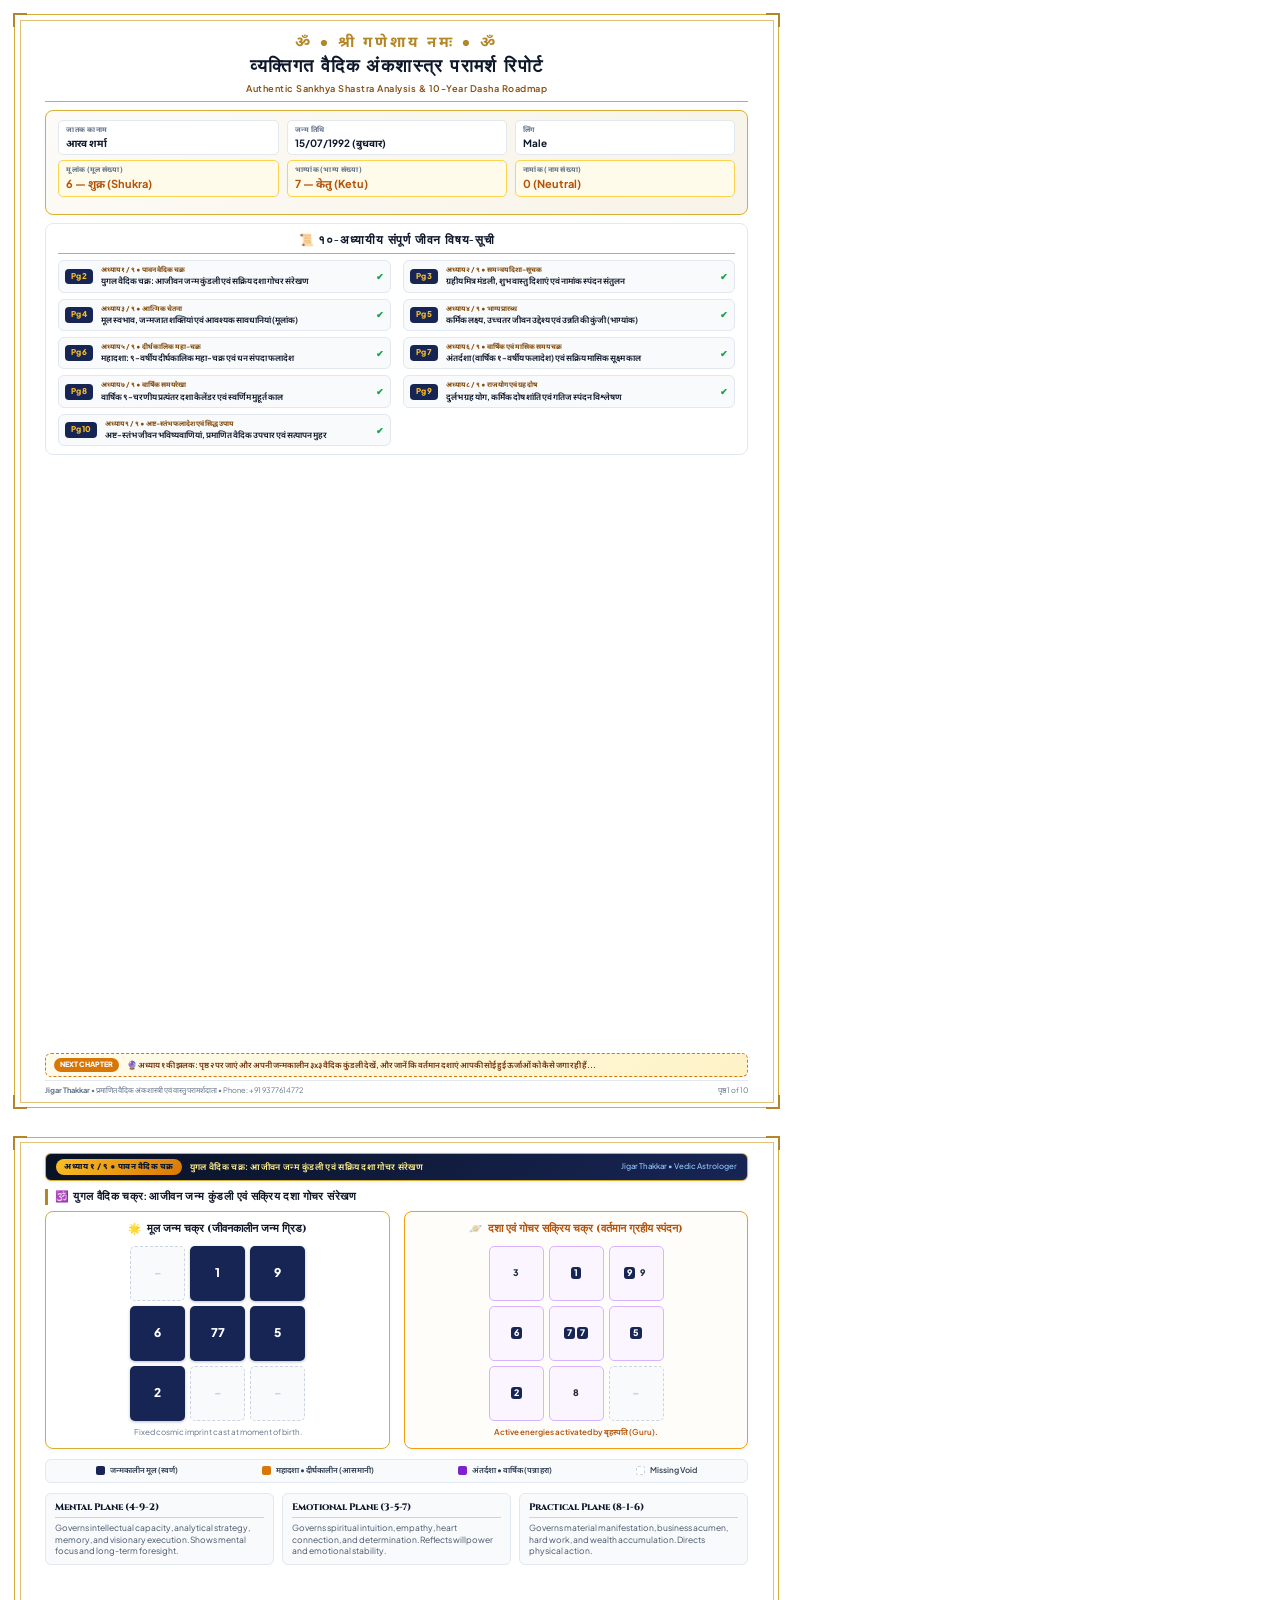
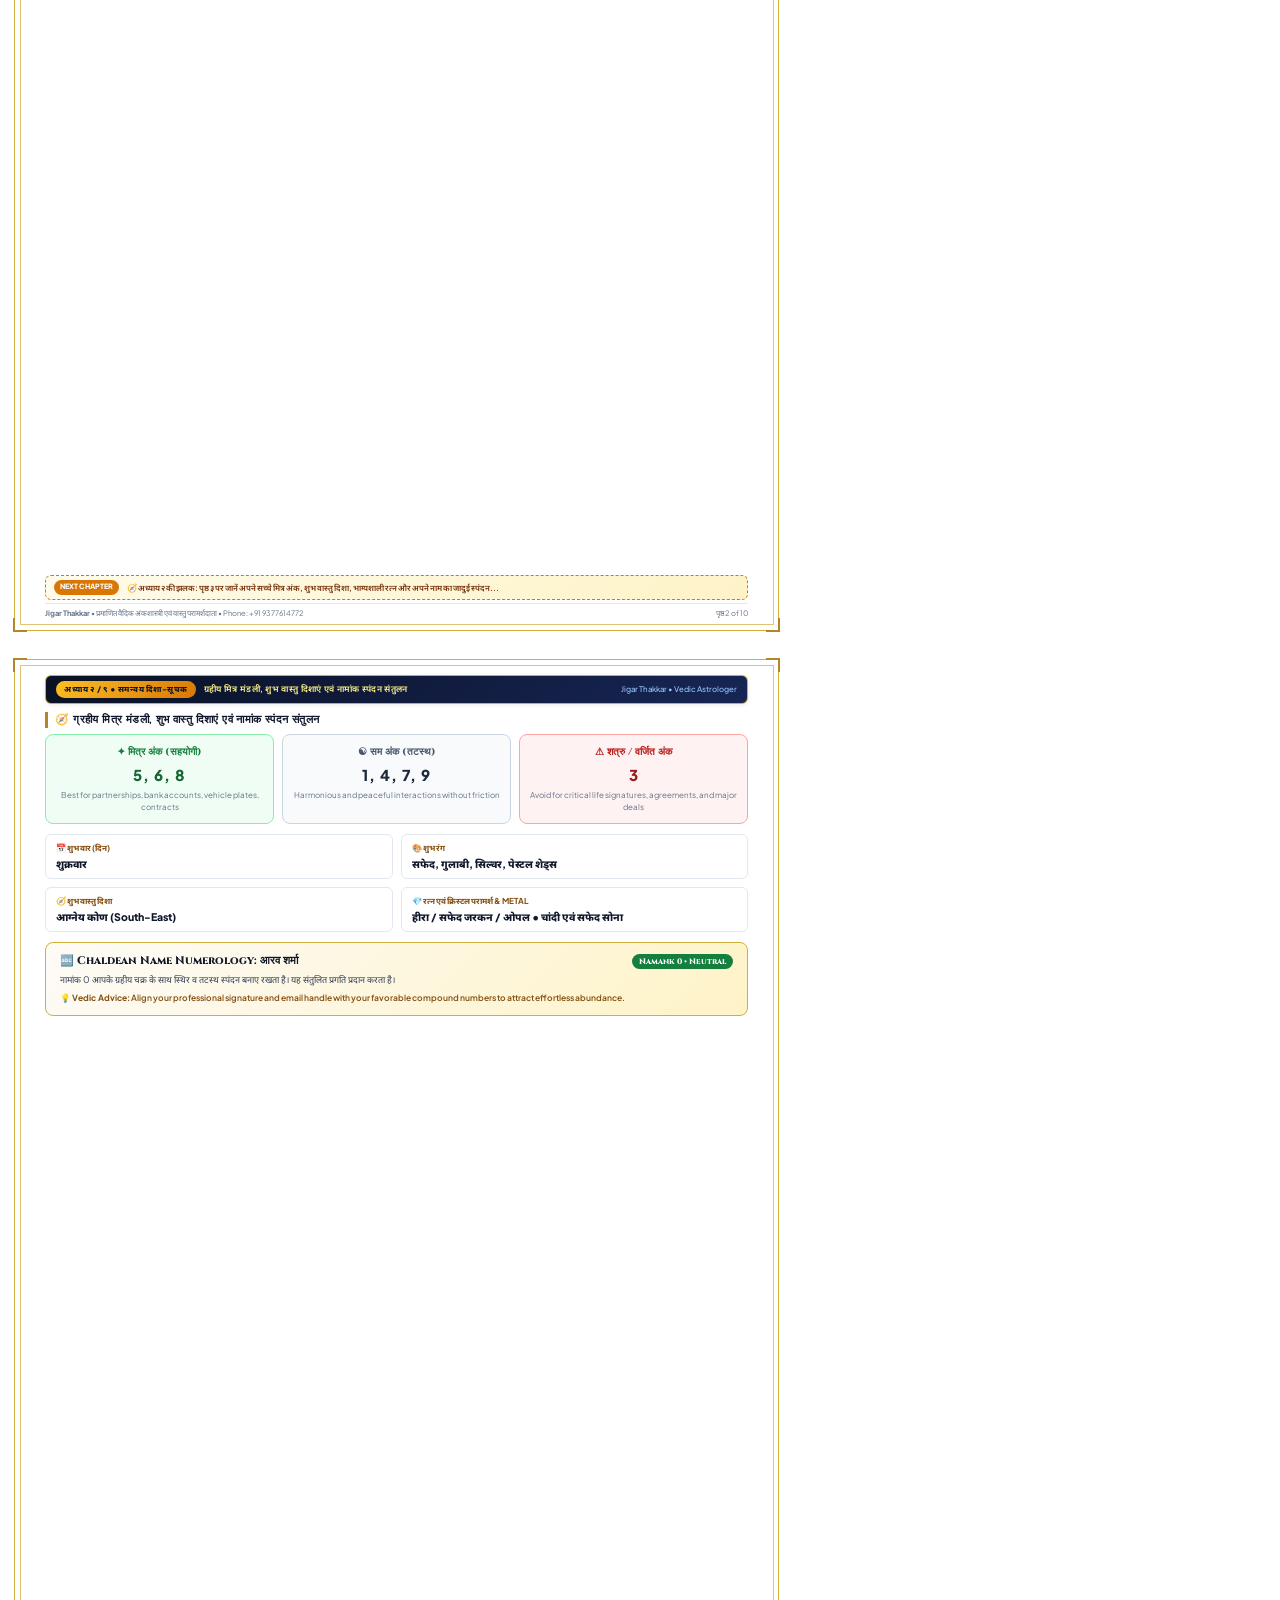
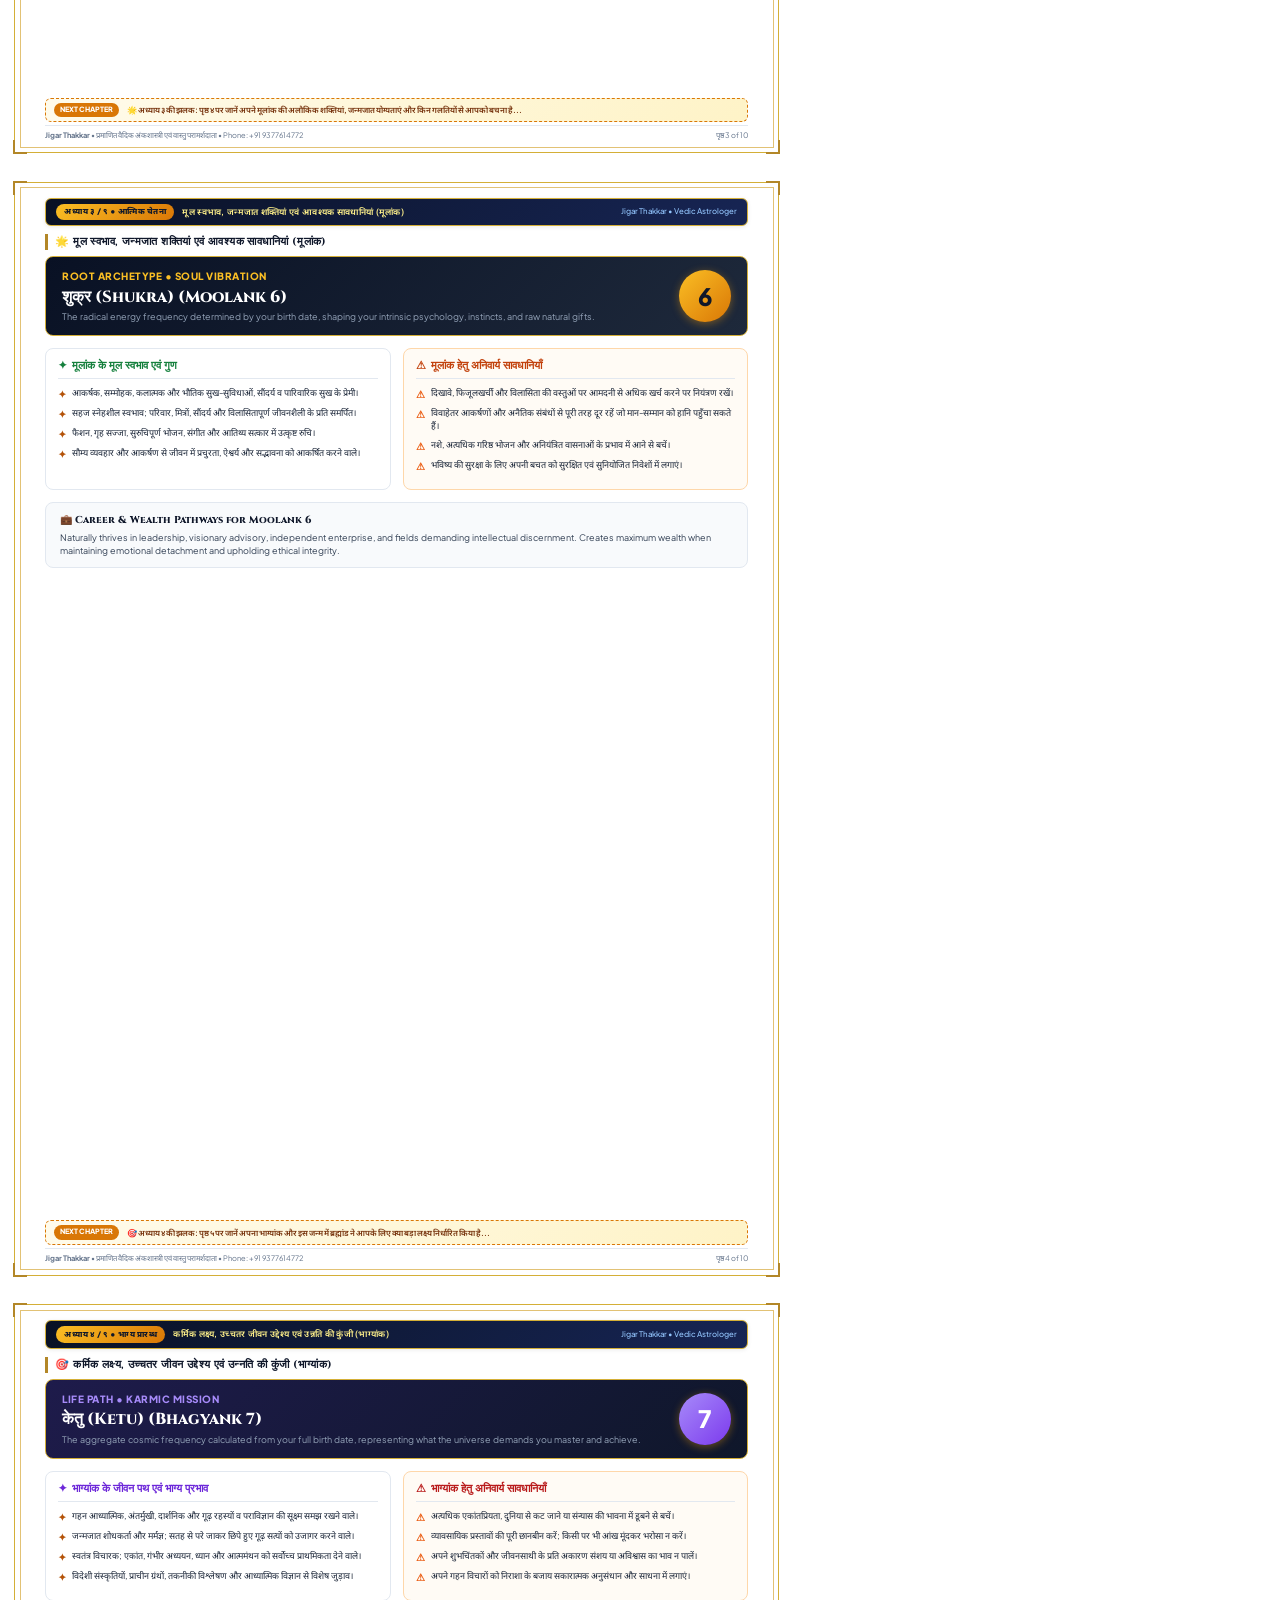
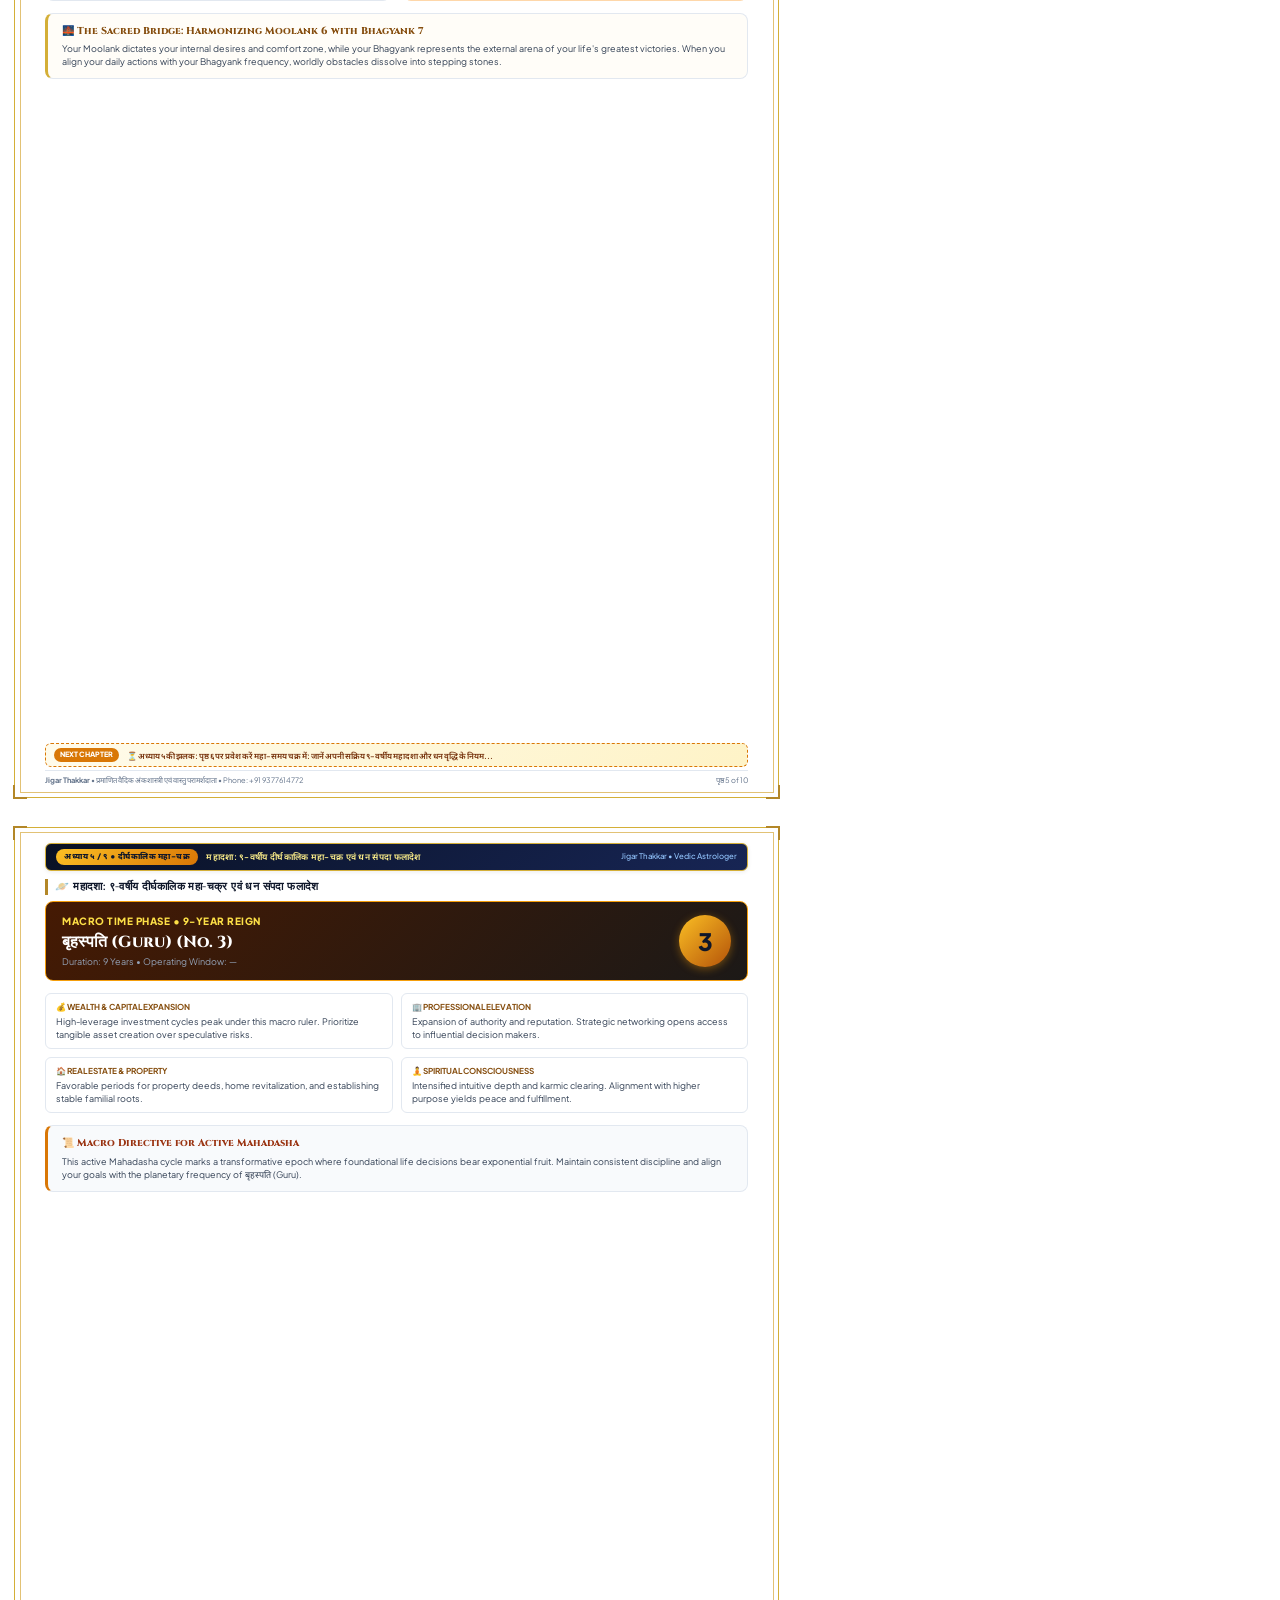
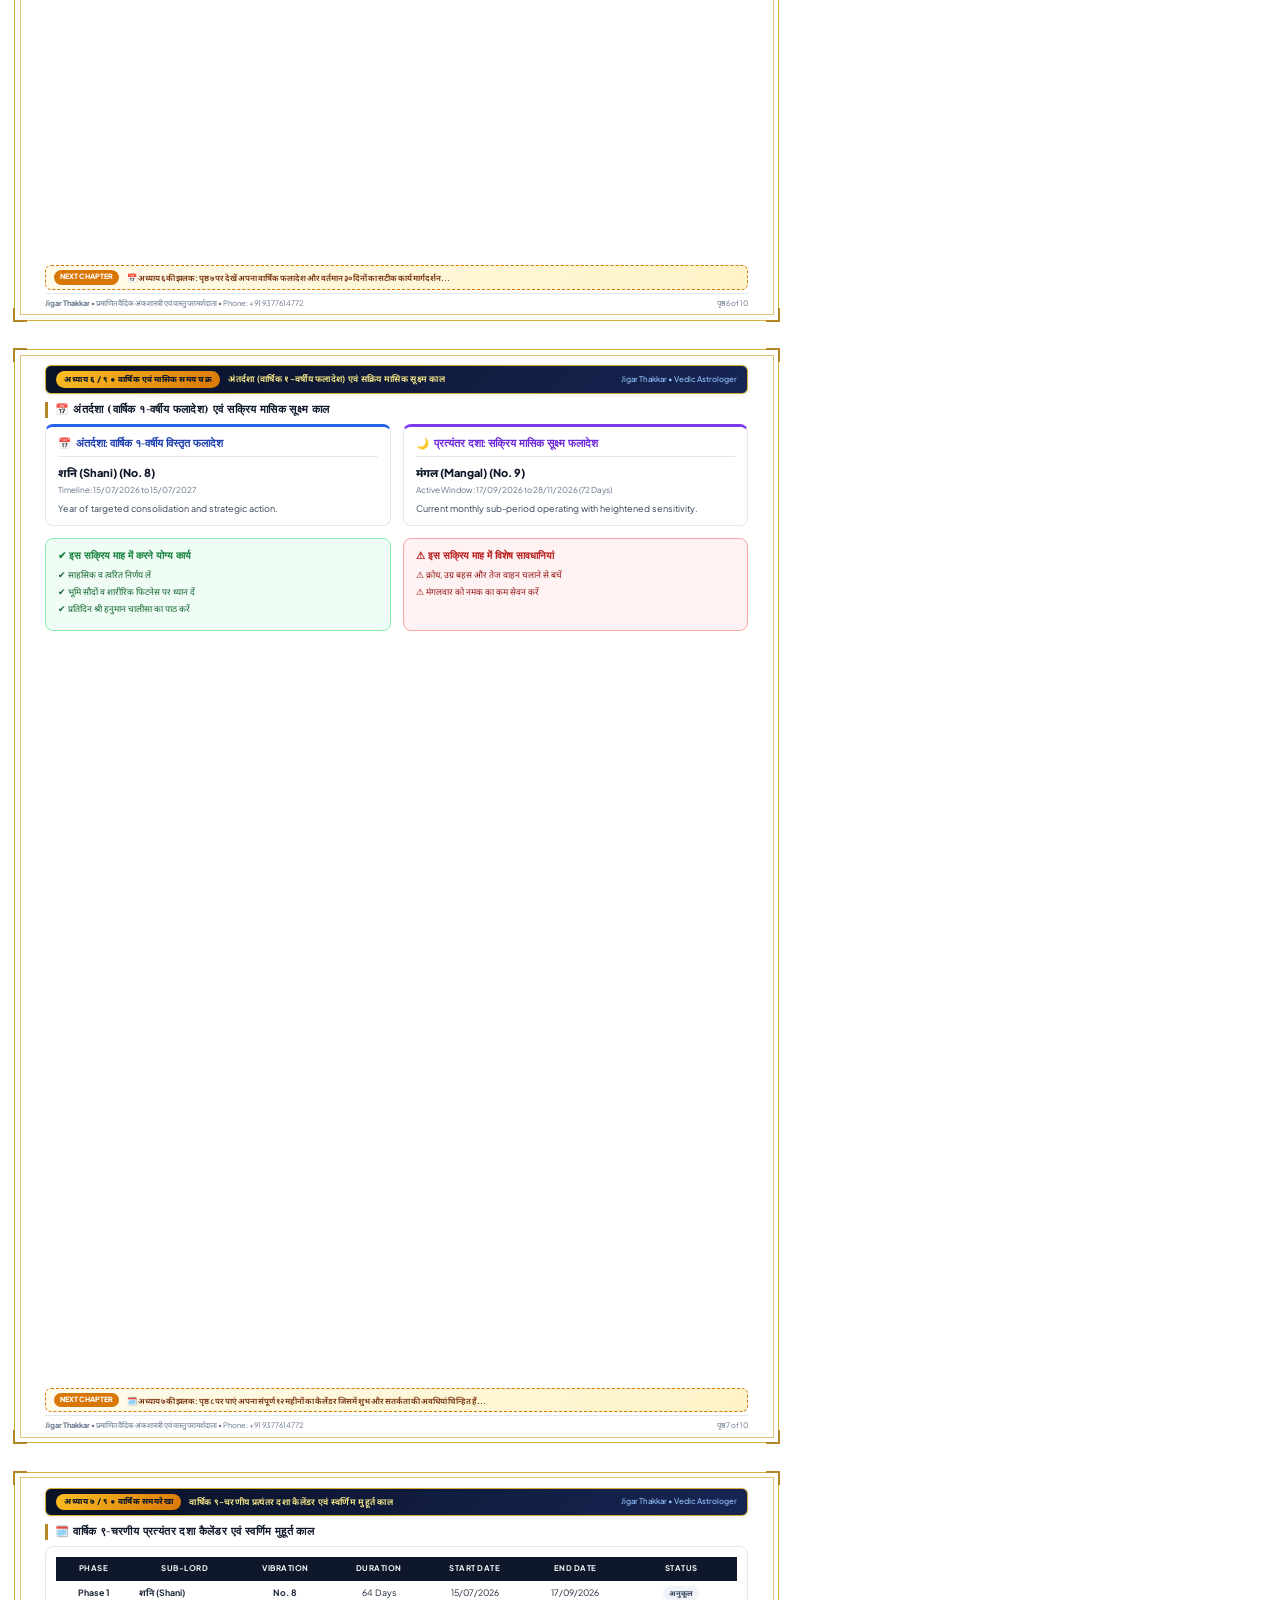
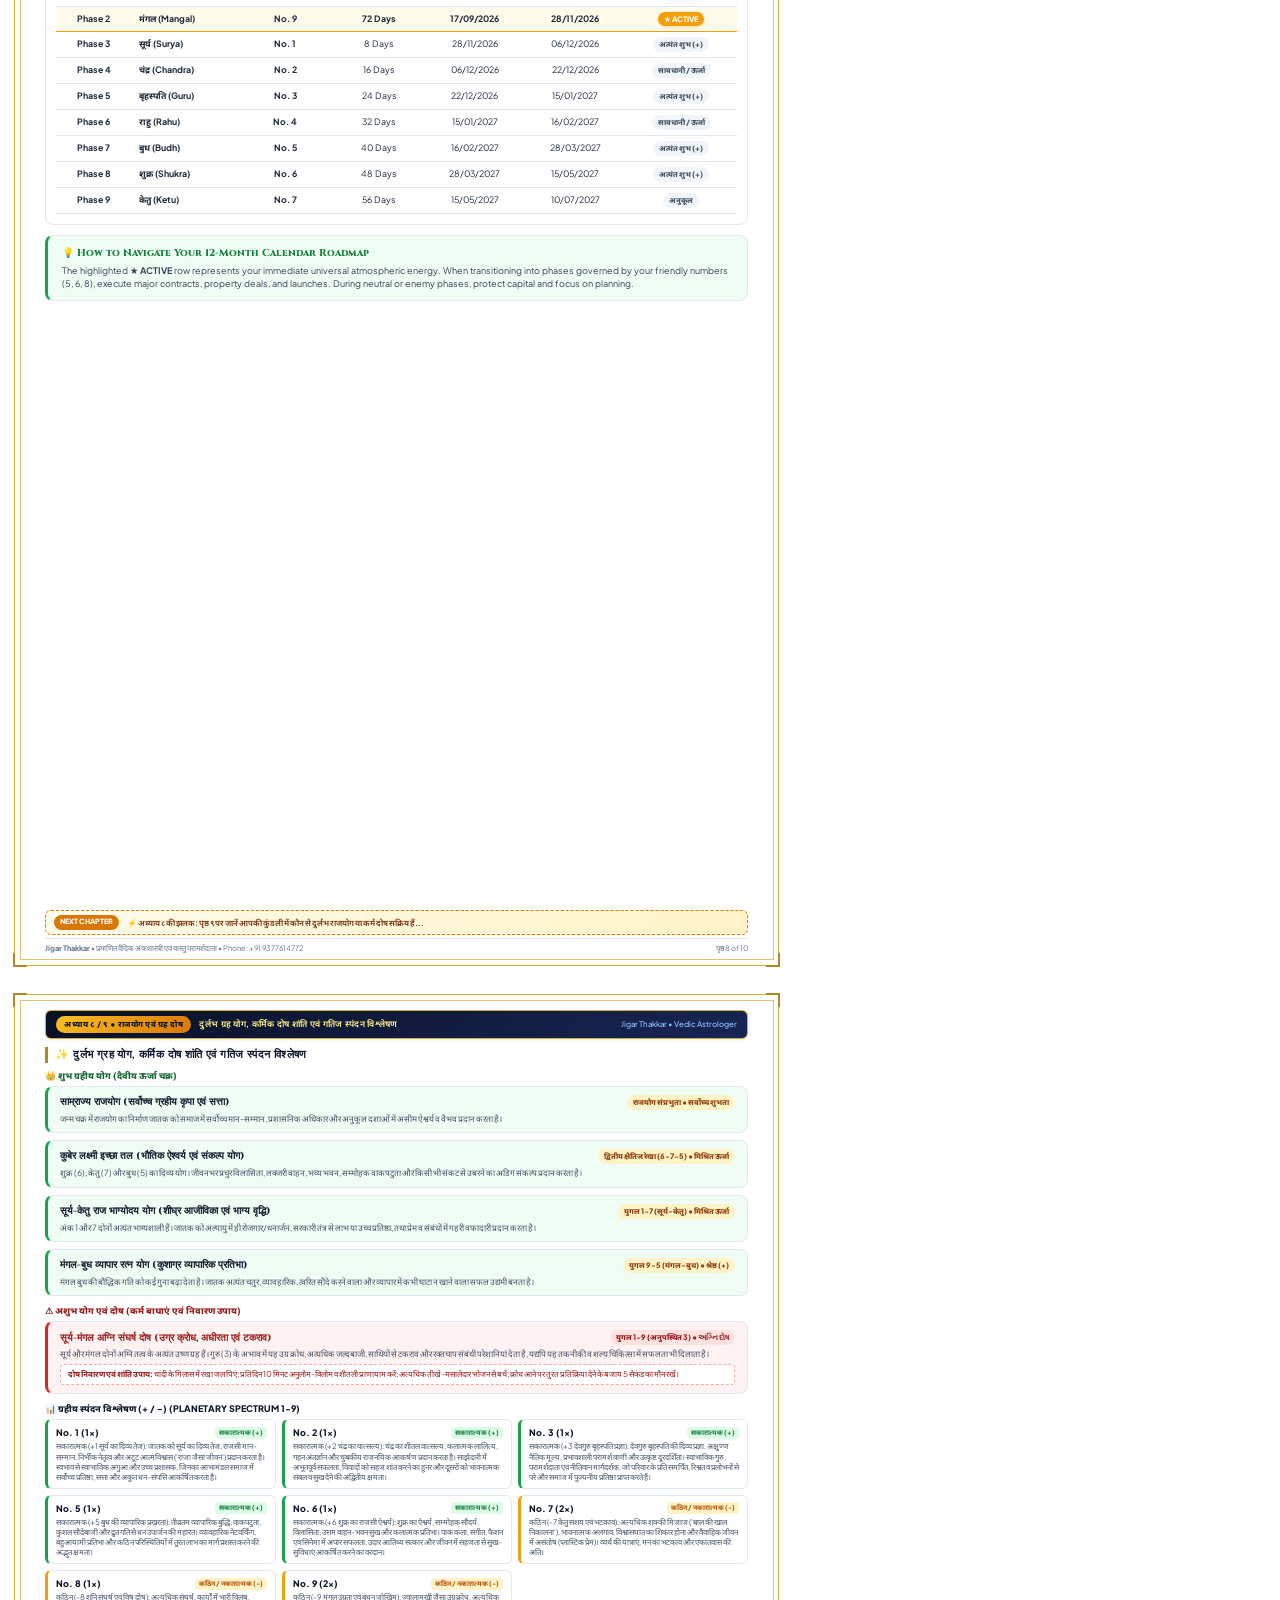
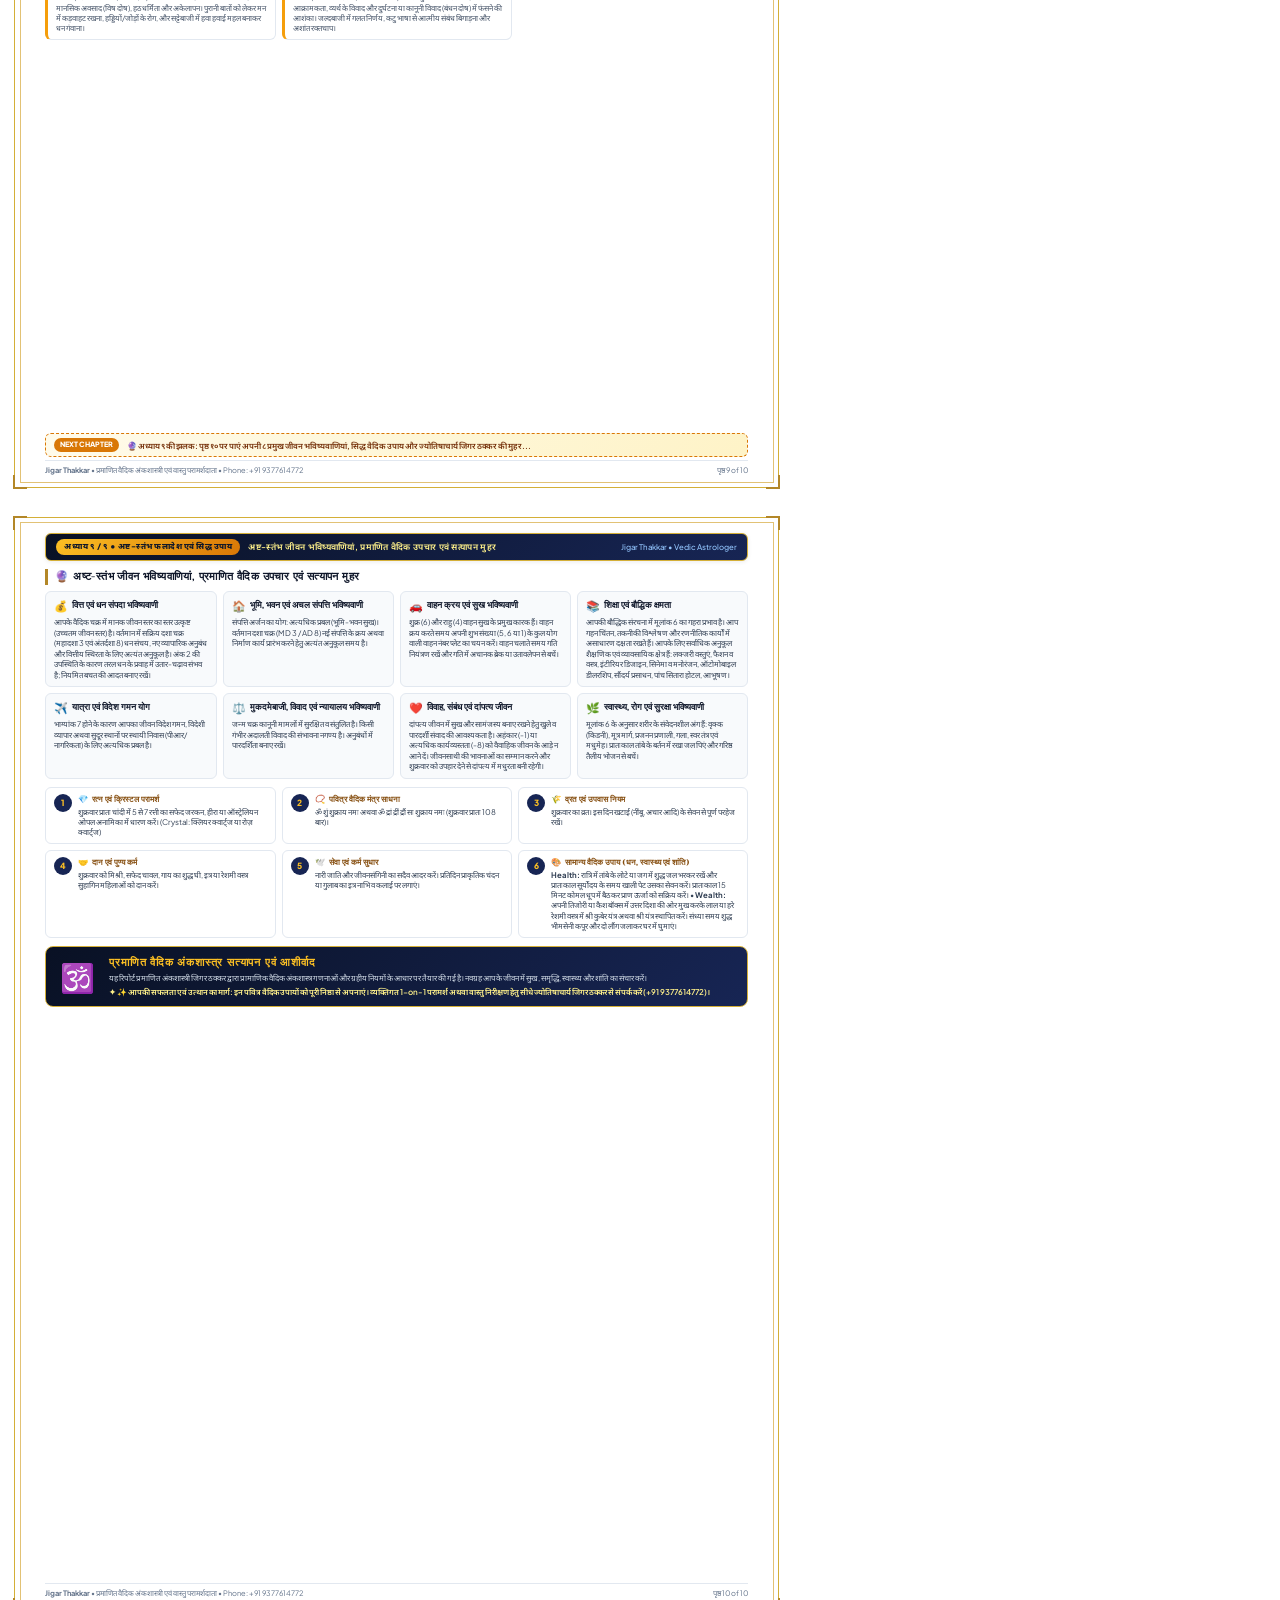
<file: reports/Sample_Vedic_Report_Hindi.html>
<!DOCTYPE html>
<html lang="hi">
<head>
<meta charset="UTF-8">
<title>व्यक्तिगत वैदिक अंकशास्त्र परामर्श रिपोर्ट - आरव शर्मा</title>
<style>
@import url('https://fonts.googleapis.com/css2?family=Cinzel:wght@600;700;800;900&family=Plus+Jakarta+Sans:wght@400;500;600;700;800&family=Noto+Sans+Devanagari:wght@400;600;700&family=Noto+Sans+Gujarati:wght@400;600;700&display=swap');

@page {
    size: A4 portrait;
    margin: 0;
}

* {
    box-sizing: border-box;
    margin: 0;
    padding: 0;
    -webkit-print-color-adjust: exact !important;
    print-color-adjust: exact !important;
}

body {
    font-family: 'Plus Jakarta Sans', 'Noto Sans Devanagari', 'Mangal', -apple-system, sans-serif;
    color: #1e293b;
    background-color: #ffffff;
    font-size: 9.6px;
    line-height: 1.45;
}

.page {
    width: 210mm;
    height: 297mm;
    max-height: 297mm;
    padding: 8mm 12mm 7mm 12mm;
    background: #ffffff;
    position: relative;
    page-break-after: always;
    break-after: page;
    overflow: hidden;
    display: flex;
    flex-direction: column;
    justify-content: space-between;
    box-sizing: border-box;
}

/* Ornamental Borders */
.page-border {
    position: absolute;
    top: 3.8mm;
    left: 3.8mm;
    right: 3.8mm;
    bottom: 3.8mm;
    border: 1.2px solid #d4af37;
    pointer-events: none;
    z-index: 1;
}
.page-border-inner {
    position: absolute;
    top: 5.2mm;
    left: 5.2mm;
    right: 5.2mm;
    bottom: 5.2mm;
    border: 0.5px solid #e2c275;
    pointer-events: none;
    z-index: 1;
}
.corner-ornament {
    position: absolute;
    width: 14px;
    height: 14px;
    border-color: #b38728;
    z-index: 2;
}
.corner-tl { top: 3.5mm; left: 3.5mm; border-top: 2.5px solid #b38728; border-left: 2.5px solid #b38728; }
.corner-tr { top: 3.5mm; right: 3.5mm; border-top: 2.5px solid #b38728; border-right: 2.5px solid #b38728; }
.corner-bl { bottom: 3.5mm; left: 3.5mm; border-bottom: 2.5px solid #b38728; border-left: 2.5px solid #b38728; }
.corner-br { bottom: 3.5mm; right: 3.5mm; border-bottom: 2.5px solid #b38728; border-right: 2.5px solid #b38728; }

.page-content {
    position: relative;
    z-index: 5;
    height: 100%;
    display: flex;
    flex-direction: column;
    justify-content: space-between;
}

/* Chapter Navigation Banner */
.chap-banner {
    background: linear-gradient(135deg, #091124 0%, #172554 100%);
    border: 1px solid #d4af37;
    border-radius: 6px;
    padding: 5px 10px;
    display: flex;
    justify-content: space-between;
    align-items: center;
    margin-bottom: 8px;
    box-shadow: 0 1px 4px rgba(0,0,0,0.08);
}
.chap-banner-left {
    display: flex;
    align-items: center;
    gap: 8px;
    overflow: hidden;
}
.chap-badge-pill {
    background: linear-gradient(135deg, #fbbf24 0%, #d97706 100%);
    color: #0f172a;
    font-size: 8px;
    font-weight: 800;
    text-transform: uppercase;
    padding: 2.5px 8px;
    border-radius: 12px;
    letter-spacing: 0.5px;
    white-space: nowrap;
}
.chap-banner-sub {
    font-size: 8.8px;
    font-weight: 600;
    color: #fef08a;
    letter-spacing: 0.3px;
    white-space: nowrap;
    overflow: hidden;
    text-overflow: ellipsis;
}
.chap-banner-consultant {
    font-size: 7.8px;
    color: #93c5fd;
    font-weight: 500;
    white-space: nowrap;
}

/* Main Header on Cover Page */
.report-main-header {
    text-align: center;
    padding-bottom: 6px;
    border-bottom: 1.5px solid #d4af37;
    margin-bottom: 8px;
}
.om-symbol {
    font-size: 15px;
    color: #b38728;
    font-weight: 700;
    letter-spacing: 3px;
    margin-bottom: 2px;
}
.main-title {
    font-family: 'Cinzel', serif;
    font-size: 18px;
    font-weight: 900;
    color: #0f172a;
    letter-spacing: 1.4px;
    text-transform: uppercase;
    margin: 2px 0;
}
.sub-title {
    font-size: 9.2px;
    color: #854d0e;
    letter-spacing: 0.5px;
    font-weight: 600;
}

/* Section Titles */
.section-title {
    font-family: 'Cinzel', serif;
    font-size: 11px;
    font-weight: 700;
    color: #0f172a;
    border-left: 3.5px solid #b38728;
    padding-left: 7px;
    margin-bottom: 6px;
    display: flex;
    align-items: center;
    letter-spacing: 0.4px;
}

/* Profile Hero Card */
.profile-card {
    background: linear-gradient(135deg, #fdfbf7 0%, #f7f3e8 100%);
    border: 1.2px solid #d4af37;
    border-radius: 8px;
    padding: 9px 12px;
    margin-bottom: 8px;
    box-shadow: 0 1px 4px rgba(0,0,0,0.03);
}
.client-data-grid {
    display: grid;
    grid-template-columns: repeat(3, 1fr);
    gap: 5px 8px;
    margin-bottom: 8px;
}
.data-pill {
    background: #ffffff;
    border: 1px solid #e2e8f0;
    border-radius: 5px;
    padding: 4px 7px;
}
.data-pill.highlight {
    background: #fffbeb;
    border-color: #fcd34d;
}
.data-pill .label {
    font-size: 7.2px;
    color: #64748b;
    text-transform: uppercase;
    font-weight: 700;
    letter-spacing: 0.3px;
}
.data-pill .value {
    font-size: 10px;
    color: #0f172a;
    font-weight: 700;
}
.data-pill.highlight .value {
    color: #b45309;
    font-size: 11px;
}

/* Table of Contents Index (Page 1) */
.toc-container {
    background: #ffffff;
    border: 1px solid #e2e8f0;
    border-radius: 8px;
    padding: 8px 12px;
    margin-bottom: 6px;
    flex: 1;
    display: flex;
    flex-direction: column;
    justify-content: space-around;
}
.toc-title {
    font-family: 'Cinzel', serif;
    font-size: 12px;
    font-weight: 800;
    color: #0f172a;
    border-bottom: 1px solid #d4af37;
    padding-bottom: 4px;
    margin-bottom: 6px;
    text-align: center;
    letter-spacing: 0.8px;
}
.toc-grid {
    display: grid;
    grid-template-columns: 1fr 1fr;
    gap: 6px 12px;
}
.toc-item {
    display: flex;
    align-items: center;
    gap: 8px;
    padding: 4px 6px;
    background: #f8fafc;
    border: 1px solid #e2e8f0;
    border-radius: 6px;
}
.toc-page-badge {
    background: #172554;
    color: #fbbf24;
    font-size: 8px;
    font-weight: 800;
    padding: 2px 6px;
    border-radius: 4px;
    white-space: nowrap;
}
.toc-text {
    flex: 1;
    overflow: hidden;
}
.toc-ch-badge {
    font-size: 7px;
    font-weight: 700;
    color: #854d0e;
    text-transform: uppercase;
}
.toc-ch-title {
    font-size: 8.5px;
    font-weight: 600;
    color: #0f172a;
    white-space: nowrap;
    overflow: hidden;
    text-overflow: ellipsis;
}
.toc-check {
    color: #16a34a;
    font-weight: 800;
    font-size: 9px;
}

/* Dual Grids Row (Page 2) */
.dual-grids-row {
    display: grid;
    grid-template-columns: 1fr 1fr;
    gap: 14px;
    margin-bottom: 10px;
}
.grid-box-card {
    background: #ffffff;
    border: 1.5px solid #d4af37;
    border-radius: 8px;
    padding: 10px;
    text-align: center;
    box-shadow: 0 2px 5px rgba(0,0,0,0.03);
}
.grid-box-card.dasha {
    border-color: #f59e0b;
    background: #fffdfa;
}
.grid-caption {
    font-family: 'Cinzel', serif;
    font-size: 10.5px;
    font-weight: 800;
    color: #0f172a;
    margin-bottom: 8px;
    display: flex;
    justify-content: center;
    align-items: center;
    gap: 6px;
}
.vedic-grid-table {
    display: grid;
    grid-template-columns: repeat(3, 1fr);
    grid-gap: 5px;
    max-width: 175px;
    margin: 0 auto;
}
.vedic-cell {
    aspect-ratio: 1;
    display: flex;
    flex-wrap: wrap;
    align-items: center;
    justify-content: center;
    gap: 2px;
    border-radius: 5px;
    font-weight: 800;
    padding: 2px;
    font-size: 12px;
}
.vedic-cell.natal-cell.active {
    background: #172554;
    color: #ffffff;
    box-shadow: 0 1px 3px rgba(23,37,84,0.3);
}
.vedic-cell.natal-cell.empty {
    background: #f8fafc;
    color: #cbd5e1;
    border: 1px dashed #cbd5e1;
}
.vedic-cell.dasha-cell.active {
    background: #faf5ff;
    border: 1px solid #d8b4fe;
}
.vedic-cell.dasha-cell.empty {
    background: #f8fafc;
    color: #cbd5e1;
    border: 1px dashed #cbd5e1;
}
.chip {
    font-size: 9px;
    font-weight: 800;
    padding: 1px 3px;
    border-radius: 3px;
    display: inline-block;
    line-height: 1.1;
}
.chip-natal {
    background: #172554;
    color: #ffffff;
}
.chip-mahadasha {
    background: #d97706;
    color: #ffffff;
}
.chip-antardasha {
    background: #7e22ce;
    color: #ffffff;
}

/* Color Legend Bar */
.color-legend-bar {
    display: flex;
    justify-content: space-around;
    background: #f8fafc;
    border: 1px solid #e2e8f0;
    border-radius: 6px;
    padding: 5px 8px;
    margin-bottom: 10px;
}
.legend-chip {
    display: flex;
    align-items: center;
    gap: 5px;
    font-size: 8px;
    font-weight: 600;
    color: #334155;
}
.legend-dot {
    width: 9px;
    height: 9px;
    border-radius: 2px;
}

/* Plane Cards */
.planes-grid {
    display: grid;
    grid-template-columns: repeat(3, 1fr);
    gap: 8px;
    margin-bottom: 8px;
}
.plane-card {
    background: #f8fafc;
    border: 1px solid #e2e8f0;
    border-radius: 6px;
    padding: 7px 9px;
}
.plane-header {
    font-family: 'Cinzel', serif;
    font-size: 9.5px;
    font-weight: 800;
    color: #0f172a;
    border-bottom: 1px solid #cbd5e1;
    padding-bottom: 3px;
    margin-bottom: 4px;
}
.plane-desc {
    font-size: 8.5px;
    color: #475569;
    line-height: 1.35;
}

/* Harmony Compass (Page 3) */
.compass-grid {
    display: grid;
    grid-template-columns: repeat(3, 1fr);
    gap: 8px;
    margin-bottom: 10px;
}
.compass-box {
    border-radius: 8px;
    padding: 10px;
    border: 1px solid;
    text-align: center;
}
.compass-box.friendly {
    background: #f0fdf4;
    border-color: #86efac;
}
.compass-box.neutral {
    background: #f8fafc;
    border-color: #cbd5e1;
}
.compass-box.enemy {
    background: #fef2f2;
    border-color: #fca5a5;
}
.compass-label {
    font-family: 'Cinzel', serif;
    font-size: 10px;
    font-weight: 800;
    margin-bottom: 5px;
}
.compass-box.friendly .compass-label { color: #15803d; }
.compass-box.neutral .compass-label { color: #475569; }
.compass-box.enemy .compass-label { color: #b91c1c; }
.compass-nums {
    font-size: 15px;
    font-weight: 900;
    letter-spacing: 1px;
}
.compass-box.friendly .compass-nums { color: #166534; }
.compass-box.neutral .compass-nums { color: #1e293b; }
.compass-box.enemy .compass-nums { color: #991b1b; }
.compass-sub {
    font-size: 8px;
    color: #64748b;
    margin-top: 4px;
}

/* Alignments 4-Grid */
.align-grid {
    display: grid;
    grid-template-columns: 1fr 1fr;
    gap: 8px;
    margin-bottom: 10px;
}
.align-card {
    background: #ffffff;
    border: 1px solid #e2e8f0;
    border-radius: 6px;
    padding: 7px 10px;
}
.align-header {
    font-size: 8.2px;
    font-weight: 700;
    color: #854d0e;
    text-transform: uppercase;
    margin-bottom: 2px;
}
.align-val {
    font-size: 10.5px;
    font-weight: 800;
    color: #0f172a;
}

/* Name Harmony Card */
.name-card {
    background: linear-gradient(135deg, #fdfbf7 0%, #fef3c7 100%);
    border: 1.2px solid #d4af37;
    border-radius: 8px;
    padding: 10px 14px;
    margin-bottom: 8px;
}
.name-header {
    font-family: 'Cinzel', serif;
    font-size: 11px;
    font-weight: 800;
    color: #0f172a;
    margin-bottom: 4px;
    display: flex;
    justify-content: space-between;
    align-items: center;
}
.name-score-pill {
    background: #15803d;
    color: #ffffff;
    font-size: 8px;
    font-weight: 800;
    padding: 2px 7px;
    border-radius: 10px;
}
.name-body {
    font-size: 9px;
    color: #334155;
    line-height: 1.45;
}

/* Qualities & Precautions (Pages 4 & 5) */
.hero-box {
    background: linear-gradient(135deg, #091124 0%, #1e293b 100%);
    border: 1.5px solid #d4af37;
    border-radius: 8px;
    padding: 12px 16px;
    color: #ffffff;
    margin-bottom: 12px;
    display: flex;
    justify-content: space-between;
    align-items: center;
}
.hero-left {
    flex: 1;
}
.hero-num-badge {
    font-size: 10px;
    font-weight: 800;
    color: #fbbf24;
    text-transform: uppercase;
    letter-spacing: 0.5px;
}
.hero-title {
    font-family: 'Cinzel', serif;
    font-size: 16px;
    font-weight: 800;
    color: #ffffff;
    margin: 2px 0;
}
.hero-sub {
    font-size: 9px;
    color: #94a3b8;
    line-height: 1.35;
}
.hero-right-circle {
    width: 52px;
    height: 52px;
    border-radius: 50%;
    background: linear-gradient(135deg, #fbbf24 0%, #d97706 100%);
    display: flex;
    align-items: center;
    justify-content: center;
    font-size: 24px;
    font-weight: 900;
    color: #0f172a;
    box-shadow: 0 2px 8px rgba(245,158,11,0.4);
}

.two-col-grid {
    display: grid;
    grid-template-columns: 1fr 1fr;
    gap: 12px;
    margin-bottom: 12px;
}
.col-card {
    background: #ffffff;
    border: 1px solid #e2e8f0;
    border-radius: 8px;
    padding: 10px 12px;
}
.col-card.precautions {
    border-color: #fed7aa;
    background: #fffbf5;
}
.col-title {
    font-family: 'Cinzel', serif;
    font-size: 10.5px;
    font-weight: 800;
    color: #0f172a;
    border-bottom: 1px solid #e2e8f0;
    padding-bottom: 4px;
    margin-bottom: 8px;
    display: flex;
    align-items: center;
    gap: 5px;
}
.quality-item-clean, .precaution-item-clean {
    list-style: none;
    font-size: 9px;
    margin-bottom: 6px;
    display: flex;
    align-items: flex-start;
    gap: 6px;
    line-height: 1.4;
}
.bullet-icon {
    color: #b45309;
    font-weight: 800;
    font-size: 10px;
    flex-shrink: 0;
}
.precaution-icon {
    color: #ea580c;
    font-weight: 800;
    font-size: 10px;
    flex-shrink: 0;
}

.career-box {
    background: #f8fafc;
    border: 1px solid #e2e8f0;
    border-radius: 8px;
    padding: 10px 14px;
    margin-bottom: 8px;
}
.career-title {
    font-family: 'Cinzel', serif;
    font-size: 10px;
    font-weight: 800;
    color: #0f172a;
    margin-bottom: 4px;
}
.career-text {
    font-size: 9px;
    color: #334155;
    line-height: 1.45;
}

/* Mahadasha / Forecast (Pages 6 & 7) */
.tier-dash-grid {
    display: grid;
    grid-template-columns: repeat(3, 1fr);
    gap: 10px;
    margin-bottom: 12px;
}
.tier-card {
    background: #ffffff;
    border: 1px solid #e2e8f0;
    border-radius: 8px;
    padding: 10px;
    text-align: center;
}
.tier-card.active-card {
    border: 1.5px solid #d4af37;
    background: #fffdf8;
    box-shadow: 0 2px 6px rgba(212,175,55,0.15);
}
.tier-badge {
    font-size: 7.5px;
    font-weight: 800;
    text-transform: uppercase;
    padding: 2px 6px;
    border-radius: 8px;
    display: inline-block;
    margin-bottom: 6px;
}
.tier-badge.gold { background: #fef3c7; color: #92400e; }
.tier-badge.blue { background: #dbeafe; color: #1e40af; }
.tier-badge.purple { background: #f3e8ff; color: #6b21a8; }
.tier-lord {
    font-size: 12px;
    font-weight: 800;
    color: #0f172a;
    margin-bottom: 2px;
}
.tier-dates {
    font-size: 8.5px;
    color: #64748b;
    margin-bottom: 6px;
}
.tier-desc {
    font-size: 8.5px;
    color: #334155;
    line-height: 1.35;
    text-align: left;
}

.tactical-box {
    display: grid;
    grid-template-columns: 1fr 1fr;
    gap: 12px;
    margin-bottom: 10px;
}
.tactical-card {
    border-radius: 8px;
    padding: 10px 12px;
    border: 1px solid;
}
.tactical-card.dos {
    background: #f0fdf4;
    border-color: #86efac;
}
.tactical-card.donts {
    background: #fef2f2;
    border-color: #fca5a5;
}
.tactical-title {
    font-family: 'Cinzel', serif;
    font-size: 10px;
    font-weight: 800;
    margin-bottom: 6px;
}
.tactical-card.dos .tactical-title { color: #15803d; }
.tactical-card.donts .tactical-title { color: #b91c1c; }
.tactical-list {
    list-style: none;
    font-size: 8.8px;
    line-height: 1.45;
}
.tactical-card.dos .tactical-list { color: #166534; }
.tactical-card.donts .tactical-list { color: #991b1b; }
.tactical-list li { margin-bottom: 4px; }

/* Roadmap Table (Page 8) */
.roadmap-container {
    background: #ffffff;
    border: 1px solid #e2e8f0;
    border-radius: 8px;
    padding: 10px;
    margin-bottom: 10px;
}
.roadmap-table {
    width: 100%;
    border-collapse: collapse;
    font-size: 8.8px;
}
.roadmap-table th {
    background: #0f172a;
    color: #f8fafc;
    font-weight: 700;
    padding: 6px 8px;
    text-transform: uppercase;
    font-size: 7.8px;
    letter-spacing: 0.5px;
}
.roadmap-table td {
    padding: 5px 8px;
    border-bottom: 1px solid #e2e8f0;
}
.roadmap-table tr.active-phase {
    background: #fffbeb !important;
    font-weight: 700;
}
.roadmap-table tr.active-phase td {
    border-top: 1.5px solid #f59e0b;
    border-bottom: 1.5px solid #f59e0b;
}
.status-chip {
    font-size: 7.5px;
    font-weight: 800;
    padding: 2px 6px;
    border-radius: 10px;
    display: inline-block;
    background: #f1f5f9;
    color: #475569;
}
.status-chip.active {
    background: #f59e0b;
    color: #ffffff;
    box-shadow: 0 1px 3px rgba(245,158,11,0.4);
}

/* Yogas & Vibrations (Page 9) */
.yoga-card-clean {
    background: #ffffff;
    border: 1px solid #e2e8f0;
    border-radius: 8px;
    padding: 8px 12px;
    margin-bottom: 7px;
}
.yoga-card-clean.auspicious {
    border-left: 3.5px solid #16a34a;
    background: #f0fdf4;
}
.yoga-card-clean.inauspicious {
    border-left: 3.5px solid #dc2626;
    background: #fef2f2;
}
.yoga-card-header {
    display: flex;
    justify-content: space-between;
    align-items: center;
    margin-bottom: 3px;
}
.yoga-title {
    font-family: 'Cinzel', serif;
    font-size: 10px;
    font-weight: 800;
    color: #0f172a;
}
.yoga-pill {
    font-size: 7.5px;
    font-weight: 800;
    padding: 2px 6px;
    border-radius: 8px;
    text-transform: uppercase;
}
.yoga-pill.gold { background: #fef3c7; color: #92400e; }
.yoga-pill.ruby { background: #fee2e2; color: #991b1b; }
.yoga-desc {
    font-size: 8.5px;
    color: #475569;
    line-height: 1.35;
}
.yoga-remedy-strip {
    margin-top: 4px;
    padding: 4px 7px;
    background: #ffffff;
    border-radius: 4px;
    font-size: 8px;
    color: #991b1b;
    border: 1px dashed #fca5a5;
}

.vibes-dashboard-grid {
    display: grid;
    grid-template-columns: repeat(3, 1fr);
    gap: 6px;
    margin-bottom: 8px;
}
.vibe-card {
    background: #ffffff;
    border: 1px solid #e2e8f0;
    border-radius: 6px;
    padding: 6px 8px;
}
.vibe-card.badge-pos { border-left: 3px solid #16a34a; }
.vibe-card.badge-neg { border-left: 3px solid #f59e0b; }
.vibe-header {
    display: flex;
    justify-content: space-between;
    align-items: center;
    margin-bottom: 2px;
}
.vibe-num {
    font-size: 9px;
    font-weight: 800;
    color: #0f172a;
}
.vibe-type-badge {
    font-size: 7px;
    font-weight: 700;
    padding: 1px 4px;
    border-radius: 4px;
}
.vibe-card.badge-pos .vibe-type-badge { background: #dcfce7; color: #15803d; }
.vibe-card.badge-neg .vibe-type-badge { background: #fef3c7; color: #b45309; }
.vibe-body {
    font-size: 7.8px;
    color: #475569;
    line-height: 1.3;
}

/* Predictions & Remedies (Page 10) */
.preds-grid {
    display: grid;
    grid-template-columns: repeat(4, 1fr);
    gap: 6px;
    margin-bottom: 8px;
}
.pred-card {
    background: #f8fafc;
    border: 1px solid #e2e8f0;
    border-radius: 6px;
    padding: 6px 8px;
}
.pred-header {
    display: flex;
    align-items: center;
    gap: 4px;
    margin-bottom: 3px;
}
.pred-icon {
    font-size: 11px;
}
.pred-title {
    font-family: 'Cinzel', serif;
    font-size: 8.5px;
    font-weight: 800;
    color: #0f172a;
}
.pred-body {
    font-size: 7.8px;
    color: #334155;
    line-height: 1.35;
}

.remedies-grid {
    display: grid;
    grid-template-columns: repeat(3, 1fr);
    gap: 6px;
    margin-bottom: 8px;
}
.remedy-card {
    background: #ffffff;
    border: 1px solid #e2e8f0;
    border-radius: 6px;
    padding: 6px 8px;
    display: flex;
    gap: 6px;
}
.remedy-num {
    width: 18px;
    height: 18px;
    border-radius: 50%;
    background: #172554;
    color: #fbbf24;
    font-size: 8.5px;
    font-weight: 800;
    display: flex;
    align-items: center;
    justify-content: center;
    flex-shrink: 0;
}
.remedy-content {
    flex: 1;
}
.remedy-label {
    font-family: 'Cinzel', serif;
    font-size: 8.2px;
    font-weight: 800;
    color: #854d0e;
    margin-bottom: 1px;
}
.remedy-text {
    font-size: 7.8px;
    color: #334155;
    line-height: 1.3;
}

/* Astrological Seal Card */
.seal-card {
    background: linear-gradient(135deg, #091124 0%, #172554 100%);
    border: 1.5px solid #d4af37;
    border-radius: 8px;
    padding: 8px 14px;
    color: #ffffff;
    display: flex;
    align-items: center;
    gap: 14px;
    margin-bottom: 4px;
}
.seal-symbol {
    font-size: 28px;
    color: #fbbf24;
    line-height: 1;
}
.seal-content {
    flex: 1;
}
.seal-title {
    font-family: 'Cinzel', serif;
    font-size: 11px;
    font-weight: 800;
    color: #fbbf24;
    letter-spacing: 0.8px;
    margin-bottom: 2px;
}
.seal-text {
    font-size: 8px;
    color: #cbd5e1;
    line-height: 1.35;
}
.seal-blessing {
    font-size: 8px;
    color: #fef08a;
    font-weight: 600;
    margin-top: 3px;
}

/* Curiosity Preview Hook */
.curiosity-box {
    background: linear-gradient(135deg, #fffbeb 0%, #fef3c7 100%);
    border: 1px dashed #d97706;
    border-radius: 6px;
    padding: 4px 8px;
    margin-top: 4px;
    margin-bottom: 3px;
    display: flex;
    align-items: center;
    gap: 8px;
}
.curiosity-pill {
    background: #d97706;
    color: #ffffff;
    font-size: 7.2px;
    font-weight: 800;
    padding: 2px 6px;
    border-radius: 10px;
    white-space: nowrap;
    text-transform: uppercase;
}
.curiosity-text {
    font-size: 8.2px;
    color: #78350f;
    font-weight: 600;
    line-height: 1.35;
}

/* Footer */
.footer {
    border-top: 1px solid #e2e8f0;
    padding-top: 4px;
    font-size: 7.5px;
    color: #64748b;
    display: flex;
    justify-content: space-between;
    align-items: center;
    margin-top: 2px;
}
</style>
</head>
<body>

<!-- ==================== PAGE 1: ROYAL COVER & SOUL CERTIFICATE ==================== -->
<div class="page">
    <div class="page-border"></div>
    <div class="page-border-inner"></div>
    <div class="corner-ornament corner-tl"></div>
    <div class="corner-ornament corner-tr"></div>
    <div class="corner-ornament corner-bl"></div>
    <div class="corner-ornament corner-br"></div>

    <div class="page-content">
        <div>
            <!-- Header -->
            <div class="report-main-header">
                <div class="om-symbol">ॐ • श्री गणेशाय नमः • ॐ</div>
                <h1 class="main-title">व्यक्तिगत वैदिक अंकशास्त्र परामर्श रिपोर्ट</h1>
                <p class="sub-title">Authentic Sankhya Shastra Analysis & 10-Year Dasha Roadmap</p>
            </div>

            <!-- Profile Hero Certificate Card -->
            <div class="profile-card">
                <div class="client-data-grid">
                    <div class="data-pill">
                        <div class="label">जातक का नाम</div>
                        <div class="value">आरव शर्मा</div>
                    </div>
                    <div class="data-pill">
                        <div class="label">जन्म तिथि</div>
                        <div class="value">15/07/1992 (बुधवार)</div>
                    </div>
                    <div class="data-pill">
                        <div class="label">लिंग</div>
                        <div class="value">Male</div>
                    </div>
                    <div class="data-pill highlight">
                        <div class="label">मूलांक (मूल संख्या)</div>
                        <div class="value">6 — शुक्र (Shukra)</div>
                    </div>
                    <div class="data-pill highlight">
                        <div class="label">भाग्यांक (भाग्य संख्या)</div>
                        <div class="value">7 — केतु (Ketu)</div>
                    </div>
                    <div class="data-pill highlight">
                        <div class="label">नामांक (नाम संख्या)</div>
                        <div class="value">0 (Neutral)</div>
                    </div>
                </div>
            </div>

            <!-- Master Table of Contents Index -->
            <div class="toc-container">
                <div class="toc-title">📜 १०-अध्यायीय संपूर्ण जीवन विषय-सूची</div>
                <div class="toc-grid">
                    
        <div class="toc-item">
            <div class="toc-page-badge">Pg 2</div>
            <div class="toc-text">
                <div class="toc-ch-badge">अध्याय १ / ९ • पावन वैदिक चक्र</div>
                <div class="toc-ch-title">युगल वैदिक चक्र: आजीवन जन्म कुंडली एवं सक्रिय दशा गोचर संरेखण</div>
            </div>
            <div class="toc-check">✔</div>
        </div>
        
        <div class="toc-item">
            <div class="toc-page-badge">Pg 3</div>
            <div class="toc-text">
                <div class="toc-ch-badge">अध्याय २ / ९ • समन्वय दिशा-सूचक</div>
                <div class="toc-ch-title">ग्रहीय मित्र मंडली, शुभ वास्तु दिशाएं एवं नामांक स्पंदन संतुलन</div>
            </div>
            <div class="toc-check">✔</div>
        </div>
        
        <div class="toc-item">
            <div class="toc-page-badge">Pg 4</div>
            <div class="toc-text">
                <div class="toc-ch-badge">अध्याय ३ / ९ • आत्मिक चेतना</div>
                <div class="toc-ch-title">मूल स्वभाव, जन्मजात शक्तियां एवं आवश्यक सावधानियां (मूलांक)</div>
            </div>
            <div class="toc-check">✔</div>
        </div>
        
        <div class="toc-item">
            <div class="toc-page-badge">Pg 5</div>
            <div class="toc-text">
                <div class="toc-ch-badge">अध्याय ४ / ९ • भाग्य प्रारब्ध</div>
                <div class="toc-ch-title">कर्मिक लक्ष्य, उच्चतर जीवन उद्देश्य एवं उन्नति की कुंजी (भाग्यांक)</div>
            </div>
            <div class="toc-check">✔</div>
        </div>
        
        <div class="toc-item">
            <div class="toc-page-badge">Pg 6</div>
            <div class="toc-text">
                <div class="toc-ch-badge">अध्याय ५ / ९ • दीर्घकालिक महा-चक्र</div>
                <div class="toc-ch-title">महादशा: ९-वर्षीय दीर्घकालिक महा-चक्र एवं धन संपदा फलादेश</div>
            </div>
            <div class="toc-check">✔</div>
        </div>
        
        <div class="toc-item">
            <div class="toc-page-badge">Pg 7</div>
            <div class="toc-text">
                <div class="toc-ch-badge">अध्याय ६ / ९ • वार्षिक एवं मासिक समय चक्र</div>
                <div class="toc-ch-title">अंतर्दशा (वार्षिक १-वर्षीय फलादेश) एवं सक्रिय मासिक सूक्ष्म काल</div>
            </div>
            <div class="toc-check">✔</div>
        </div>
        
        <div class="toc-item">
            <div class="toc-page-badge">Pg 8</div>
            <div class="toc-text">
                <div class="toc-ch-badge">अध्याय ७ / ९ • वार्षिक समयरेखा</div>
                <div class="toc-ch-title">वार्षिक ९-चरणीय प्रत्यंतर दशा कैलेंडर एवं स्वर्णिम मुहूर्त काल</div>
            </div>
            <div class="toc-check">✔</div>
        </div>
        
        <div class="toc-item">
            <div class="toc-page-badge">Pg 9</div>
            <div class="toc-text">
                <div class="toc-ch-badge">अध्याय ८ / ९ • राजयोग एवं ग्रह दोष</div>
                <div class="toc-ch-title">दुर्लभ ग्रह योग, कर्मिक दोष शांति एवं गतिज स्पंदन विश्लेषण</div>
            </div>
            <div class="toc-check">✔</div>
        </div>
        
        <div class="toc-item">
            <div class="toc-page-badge">Pg 10</div>
            <div class="toc-text">
                <div class="toc-ch-badge">अध्याय ९ / ९ • अष्ट-स्तंभ फलादेश एवं सिद्ध उपाय</div>
                <div class="toc-ch-title">अष्ट-स्तंभ जीवन भविष्यवाणियां, प्रमाणित वैदिक उपचार एवं सत्यापन मुहर</div>
            </div>
            <div class="toc-check">✔</div>
        </div>
        
                </div>
            </div>
        </div>

        <div>
            
        <div class="curiosity-box">
            <div class="curiosity-pill">NEXT CHAPTER</div>
            <div class="curiosity-text">🔮 अध्याय १ की झलक: पृष्ठ २ पर जाएं और अपनी जन्मकालीन ३x३ वैदिक कुंडली देखें, और जानें कि वर्तमान दशाएं आपकी सोई हुई ऊर्जाओं को कैसे जगा रही हैं...</div>
        </div>
        
            
        <div class="footer">
            <div><strong>Jigar Thakkar</strong> • प्रमाणित वैदिक अंकशास्त्री एवं वास्तु परामर्शदाता • Phone: +91 9377614772</div>
            <div>पृष्ठ 1 of 10</div>
        </div>
        
        </div>
    </div>
</div>

<!-- ==================== PAGE 2: CHAPTER 1 - DUAL VEDIC SACRED GRIDS ==================== -->
<div class="page">
    <div class="page-border"></div>
    <div class="page-border-inner"></div>
    <div class="corner-ornament corner-tl"></div>
    <div class="corner-ornament corner-tr"></div>
    <div class="corner-ornament corner-bl"></div>
    <div class="corner-ornament corner-br"></div>

    <div class="page-content">
        <div>
            
        <div class="chap-banner">
            <div class="chap-banner-left">
                <span class="chap-badge-pill">अध्याय १ / ९ • पावन वैदिक चक्र</span>
                <span class="chap-banner-sub">युगल वैदिक चक्र: आजीवन जन्म कुंडली एवं सक्रिय दशा गोचर संरेखण</span>
            </div>
            <div class="chap-banner-consultant">Jigar Thakkar • Vedic Astrologer</div>
        </div>
        
            <div class="section-title">🕉️ युगल वैदिक चक्र: आजीवन जन्म कुंडली एवं सक्रिय दशा गोचर संरेखण</div>

            <!-- Dual Grids Side-by-Side -->
            <div class="dual-grids-row">
                <div class="grid-box-card">
                    <div class="grid-caption">
                        <span>🌟</span>
                        <span>मूल जन्म चक्र (जीवनकालीन जन्म ग्रिड)</span>
                    </div>
                    <div class="vedic-grid-table">
                        <div class="vedic-cell natal-cell empty">-</div>
<div class="vedic-cell natal-cell active">1</div>
<div class="vedic-cell natal-cell active">9</div>
<div class="vedic-cell natal-cell active">6</div>
<div class="vedic-cell natal-cell active">77</div>
<div class="vedic-cell natal-cell active">5</div>
<div class="vedic-cell natal-cell active">2</div>
<div class="vedic-cell natal-cell empty">-</div>
<div class="vedic-cell natal-cell empty">-</div>

                    </div>
                    <div style="font-size: 8px; color: #64748b; margin-top: 6px;">
                        Fixed cosmic imprint cast at moment of birth.
                    </div>
                </div>

                <div class="grid-box-card dasha">
                    <div class="grid-caption" style="color: #b45309;">
                        <span>🪐</span>
                        <span>दशा एवं गोचर सक्रिय चक्र (वर्तमान ग्रहीय स्पंदन)</span>
                    </div>
                    <div class="vedic-grid-table">
                        <div class="vedic-cell dasha-cell active"><span class="chip chip-md">3</span></div>
<div class="vedic-cell dasha-cell active"><span class="chip chip-natal">1</span></div>
<div class="vedic-cell dasha-cell active"><span class="chip chip-natal">9</span><span class="chip chip-pd">9</span></div>
<div class="vedic-cell dasha-cell active"><span class="chip chip-natal">6</span></div>
<div class="vedic-cell dasha-cell active"><span class="chip chip-natal">7</span><span class="chip chip-natal">7</span></div>
<div class="vedic-cell dasha-cell active"><span class="chip chip-natal">5</span></div>
<div class="vedic-cell dasha-cell active"><span class="chip chip-natal">2</span></div>
<div class="vedic-cell dasha-cell active"><span class="chip chip-ad">8</span></div>
<div class="vedic-cell dasha-cell empty">-</div>

                    </div>
                    <div style="font-size: 8px; color: #b45309; margin-top: 6px; font-weight: 600;">
                        Active energies activated by बृहस्पति (Guru).
                    </div>
                </div>
            </div>

            <!-- Color Legend Bar -->
            <div class="color-legend-bar">
                <div class="legend-chip"><span class="legend-dot" style="background: #172554;"></span><span>जन्मकालीन मूल (स्वर्ण)</span></div>
                <div class="legend-chip"><span class="legend-dot" style="background: #d97706;"></span><span>महादशा • दीर्घकालीन (आसमानी)</span></div>
                <div class="legend-chip"><span class="legend-dot" style="background: #7e22ce;"></span><span>अंतर्दशा • वार्षिक (पन्ना हरा)</span></div>
                <div class="legend-chip"><span class="legend-dot" style="background: #ffffff; border: 1px dashed #cbd5e1;"></span><span>Missing Void</span></div>
            </div>

            <!-- Grid Planes Analysis Cards -->
            <div class="planes-grid">
                <div class="plane-card">
                    <div class="plane-header">Mental Plane (4-9-2)</div>
                    <div class="plane-desc">Governs intellectual capacity, analytical strategy, memory, and visionary execution. Shows mental focus and long-term foresight.</div>
                </div>
                <div class="plane-card">
                    <div class="plane-header">Emotional Plane (3-5-7)</div>
                    <div class="plane-desc">Governs spiritual intuition, empathy, heart connection, and determination. Reflects willpower and emotional stability.</div>
                </div>
                <div class="plane-card">
                    <div class="plane-header">Practical Plane (8-1-6)</div>
                    <div class="plane-desc">Governs material manifestation, business acumen, hard work, and wealth accumulation. Directs physical action.</div>
                </div>
            </div>
        </div>

        <div>
            
        <div class="curiosity-box">
            <div class="curiosity-pill">NEXT CHAPTER</div>
            <div class="curiosity-text">🧭 अध्याय २ की झलक: पृष्ठ ३ पर जानें अपने सच्चे मित्र अंक, शुभ वास्तु दिशा, भाग्यशाली रत्न और अपने नाम का जादुई स्पंदन...</div>
        </div>
        
            
        <div class="footer">
            <div><strong>Jigar Thakkar</strong> • प्रमाणित वैदिक अंकशास्त्री एवं वास्तु परामर्शदाता • Phone: +91 9377614772</div>
            <div>पृष्ठ 2 of 10</div>
        </div>
        
        </div>
    </div>
</div>

<!-- ==================== PAGE 3: CHAPTER 2 - COSMIC ALLIES & HARMONY COMPASS ==================== -->
<div class="page">
    <div class="page-border"></div>
    <div class="page-border-inner"></div>
    <div class="corner-ornament corner-tl"></div>
    <div class="corner-ornament corner-tr"></div>
    <div class="corner-ornament corner-bl"></div>
    <div class="corner-ornament corner-br"></div>

    <div class="page-content">
        <div>
            
        <div class="chap-banner">
            <div class="chap-banner-left">
                <span class="chap-badge-pill">अध्याय २ / ९ • समन्वय दिशा-सूचक</span>
                <span class="chap-banner-sub">ग्रहीय मित्र मंडली, शुभ वास्तु दिशाएं एवं नामांक स्पंदन संतुलन</span>
            </div>
            <div class="chap-banner-consultant">Jigar Thakkar • Vedic Astrologer</div>
        </div>
        
            <div class="section-title">🧭 ग्रहीय मित्र मंडली, शुभ वास्तु दिशाएं एवं नामांक स्पंदन संतुलन</div>

            <!-- Harmony Compass 3 Cards -->
            <div class="compass-grid">
                <div class="compass-box friendly">
                    <div class="compass-label">✦ मित्र अंक (सहयोगी)</div>
                    <div class="compass-nums">5, 6, 8</div>
                    <div class="compass-sub">Best for partnerships, bank accounts, vehicle plates, contracts</div>
                </div>
                <div class="compass-box neutral">
                    <div class="compass-label">☯ सम अंक (तटस्थ)</div>
                    <div class="compass-nums">1, 4, 7, 9</div>
                    <div class="compass-sub">Harmonious and peaceful interactions without friction</div>
                </div>
                <div class="compass-box enemy">
                    <div class="compass-label">⚠ शत्रु / वर्जित अंक</div>
                    <div class="compass-nums">3</div>
                    <div class="compass-sub">Avoid for critical life signatures, agreements, and major deals</div>
                </div>
            </div>

            <!-- Auspicious Alignments 4-Grid -->
            <div class="align-grid">
                <div class="align-card">
                    <div class="align-header">📅 शुभ वार (दिन)</div>
                    <div class="align-val">शुक्रवार</div>
                </div>
                <div class="align-card">
                    <div class="align-header">🎨 शुभ रंग</div>
                    <div class="align-val">सफेद, गुलाबी, सिल्वर, पेस्टल शेड्स</div>
                </div>
                <div class="align-card">
                    <div class="align-header">🧭 शुभ वास्तु दिशा</div>
                    <div class="align-val">आग्नेय कोण (South-East)</div>
                </div>
                <div class="align-card">
                    <div class="align-header">💎 रत्न एवं क्रिस्टल परामर्श & Metal</div>
                    <div class="align-val">हीरा / सफेद जरकन / ओपल • चांदी एवं सफेद सोना</div>
                </div>
            </div>

            <!-- Chaldean Name Frequency Alignment -->
            <div class="name-card">
                <div class="name-header">
                    <span>🔤 Chaldean Name Numerology: आरव शर्मा</span>
                    <span class="name-score-pill">Namank 0 • Neutral</span>
                </div>
                <div class="name-body">
                    नामांक 0 आपके ग्रहीय चक्र के साथ स्थिर व तटस्थ स्पंदन बनाए रखता है। यह संतुलित प्रगति प्रदान करता है।
                    <div style="margin-top: 6px; font-size: 8.5px; color: #854d0e; font-weight: 600;">
                        💡 <strong>Vedic Advice:</strong> Align your professional signature and email handle with your favorable compound numbers to attract effortless abundance.
                    </div>
                </div>
            </div>
        </div>

        <div>
            
        <div class="curiosity-box">
            <div class="curiosity-pill">NEXT CHAPTER</div>
            <div class="curiosity-text">🌟 अध्याय ३ की झलक: पृष्ठ ४ पर जानें अपने मूलांक की अलौकिक शक्तियां, जन्मजात योग्यताएं और किन गलतियों से आपको बचना है...</div>
        </div>
        
            
        <div class="footer">
            <div><strong>Jigar Thakkar</strong> • प्रमाणित वैदिक अंकशास्त्री एवं वास्तु परामर्शदाता • Phone: +91 9377614772</div>
            <div>पृष्ठ 3 of 10</div>
        </div>
        
        </div>
    </div>
</div>

<!-- ==================== PAGE 4: CHAPTER 3 - INBORN SOUL MATRIX (MOOLANK) ==================== -->
<div class="page">
    <div class="page-border"></div>
    <div class="page-border-inner"></div>
    <div class="corner-ornament corner-tl"></div>
    <div class="corner-ornament corner-tr"></div>
    <div class="corner-ornament corner-bl"></div>
    <div class="corner-ornament corner-br"></div>

    <div class="page-content">
        <div>
            
        <div class="chap-banner">
            <div class="chap-banner-left">
                <span class="chap-badge-pill">अध्याय ३ / ९ • आत्मिक चेतना</span>
                <span class="chap-banner-sub">मूल स्वभाव, जन्मजात शक्तियां एवं आवश्यक सावधानियां (मूलांक)</span>
            </div>
            <div class="chap-banner-consultant">Jigar Thakkar • Vedic Astrologer</div>
        </div>
        
            <div class="section-title">🌟 मूल स्वभाव, जन्मजात शक्तियां एवं आवश्यक सावधानियां (मूलांक)</div>

            <!-- Moolank Hero Box -->
            <div class="hero-box">
                <div class="hero-left">
                    <div class="hero-num-badge">Root Archetype • Soul Vibration</div>
                    <div class="hero-title">शुक्र (Shukra) (Moolank 6)</div>
                    <div class="hero-sub">The radical energy frequency determined by your birth date, shaping your intrinsic psychology, instincts, and raw natural gifts.</div>
                </div>
                <div class="hero-right-circle">6</div>
            </div>

            <!-- 2-Column Split: Superpowers vs Mindful Guardrails -->
            <div class="two-col-grid">
                <div class="col-card">
                    <div class="col-title" style="color: #15803d;">
                        <span>✦</span>
                        <span>मूलांक के मूल स्वभाव एवं गुण</span>
                    </div>
                    <ul style="padding-left: 0;">
                        <li class="quality-item-clean"><span class="bullet-icon">✦</span><span>आकर्षक, सम्मोहक, कलात्मक और भौतिक सुख-सुविधाओं, सौंदर्य व पारिवारिक सुख के प्रेमी।</span></li>
<li class="quality-item-clean"><span class="bullet-icon">✦</span><span>सहज स्नेहशील स्वभाव; परिवार, मित्रों, सौंदर्य और विलासितापूर्ण जीवनशैली के प्रति समर्पित।</span></li>
<li class="quality-item-clean"><span class="bullet-icon">✦</span><span>फैशन, गृह सज्जा, सुरुचिपूर्ण भोजन, संगीत और आतिथ्य सत्कार में उत्कृष्ट रुचि।</span></li>
<li class="quality-item-clean"><span class="bullet-icon">✦</span><span>सौम्य व्यवहार और आकर्षण से जीवन में प्रचुरता, ऐश्वर्य और सद्भावना को आकर्षित करने वाले।</span></li>

                    </ul>
                </div>

                <div class="col-card precautions">
                    <div class="col-title" style="color: #c2410c;">
                        <span>⚠</span>
                        <span>मूलांक हेतु अनिवार्य सावधानियाँ</span>
                    </div>
                    <ul style="padding-left: 0;">
                        <li class="precaution-item-clean"><span class="precaution-icon">⚠</span><span>दिखावे, फिजूलखर्ची और विलासिता की वस्तुओं पर आमदनी से अधिक खर्च करने पर नियंत्रण रखें।</span></li>
<li class="precaution-item-clean"><span class="precaution-icon">⚠</span><span>विवाहेतर आकर्षणों और अनैतिक संबंधों से पूरी तरह दूर रहें जो मान-सम्मान को हानि पहुँचा सकते हैं।</span></li>
<li class="precaution-item-clean"><span class="precaution-icon">⚠</span><span>नशे, अत्यधिक गरिष्ठ भोजन और अनियंत्रित वासनाओं के प्रभाव में आने से बचें।</span></li>
<li class="precaution-item-clean"><span class="precaution-icon">⚠</span><span>भविष्य की सुरक्षा के लिए अपनी बचत को सुरक्षित एवं सुनियोजित निवेशों में लगाएं।</span></li>

                    </ul>
                </div>
            </div>

            <!-- Career Inclinations Box -->
            <div class="career-box">
                <div class="career-title">💼 Career & Wealth Pathways for Moolank 6</div>
                <div class="career-text">
                    Naturally thrives in leadership, visionary advisory, independent enterprise, and fields demanding intellectual discernment. Creates maximum wealth when maintaining emotional detachment and upholding ethical integrity.
                </div>
            </div>
        </div>

        <div>
            
        <div class="curiosity-box">
            <div class="curiosity-pill">NEXT CHAPTER</div>
            <div class="curiosity-text">🎯 अध्याय ४ की झलक: पृष्ठ ५ पर जानें अपना भाग्यांक और इस जन्म में ब्रह्मांड ने आपके लिए क्या बड़ा लक्ष्य निर्धारित किया है...</div>
        </div>
        
            
        <div class="footer">
            <div><strong>Jigar Thakkar</strong> • प्रमाणित वैदिक अंकशास्त्री एवं वास्तु परामर्शदाता • Phone: +91 9377614772</div>
            <div>पृष्ठ 4 of 10</div>
        </div>
        
        </div>
    </div>
</div>

<!-- ==================== PAGE 5: CHAPTER 4 - DESTINY BLUEPRINT (BHAGYANK) ==================== -->
<div class="page">
    <div class="page-border"></div>
    <div class="page-border-inner"></div>
    <div class="corner-ornament corner-tl"></div>
    <div class="corner-ornament corner-tr"></div>
    <div class="corner-ornament corner-bl"></div>
    <div class="corner-ornament corner-br"></div>

    <div class="page-content">
        <div>
            
        <div class="chap-banner">
            <div class="chap-banner-left">
                <span class="chap-badge-pill">अध्याय ४ / ९ • भाग्य प्रारब्ध</span>
                <span class="chap-banner-sub">कर्मिक लक्ष्य, उच्चतर जीवन उद्देश्य एवं उन्नति की कुंजी (भाग्यांक)</span>
            </div>
            <div class="chap-banner-consultant">Jigar Thakkar • Vedic Astrologer</div>
        </div>
        
            <div class="section-title">🎯 कर्मिक लक्ष्य, उच्चतर जीवन उद्देश्य एवं उन्नति की कुंजी (भाग्यांक)</div>

            <!-- Bhagyank Hero Box -->
            <div class="hero-box" style="background: linear-gradient(135deg, #1e1b4b 0%, #0f172a 100%);">
                <div class="hero-left">
                    <div class="hero-num-badge" style="color: #a78bfa;">Life Path • Karmic Mission</div>
                    <div class="hero-title">केतु (Ketu) (Bhagyank 7)</div>
                    <div class="hero-sub">The aggregate cosmic frequency calculated from your full birth date, representing what the universe demands you master and achieve.</div>
                </div>
                <div class="hero-right-circle" style="background: linear-gradient(135deg, #a78bfa 0%, #7c3aed 100%); color: #ffffff;">7</div>
            </div>

            <!-- 2-Column Split: Destiny Calling vs Karmic Lessons -->
            <div class="two-col-grid">
                <div class="col-card">
                    <div class="col-title" style="color: #6d28d9;">
                        <span>✦</span>
                        <span>भाग्यांक के जीवन पथ एवं भाग्य प्रभाव</span>
                    </div>
                    <ul style="padding-left: 0;">
                        <li class="quality-item-clean"><span class="bullet-icon">✦</span><span>गहन आध्यात्मिक, अंतर्मुखी, दार्शनिक और गूढ़ रहस्यों व पराविज्ञान की सूक्ष्म समझ रखने वाले।</span></li>
<li class="quality-item-clean"><span class="bullet-icon">✦</span><span>जन्मजात शोधकर्ता और मर्मज्ञ; सतह से परे जाकर छिपे हुए गूढ़ सत्यों को उजागर करने वाले।</span></li>
<li class="quality-item-clean"><span class="bullet-icon">✦</span><span>स्वतंत्र विचारक; एकांत, गंभीर अध्ययन, ध्यान और आत्ममंथन को सर्वोच्च प्राथमिकता देने वाले।</span></li>
<li class="quality-item-clean"><span class="bullet-icon">✦</span><span>विदेशी संस्कृतियों, प्राचीन ग्रंथों, तकनीकी विश्लेषण और आध्यात्मिक विज्ञान से विशेष जुड़ाव।</span></li>

                    </ul>
                </div>

                <div class="col-card precautions">
                    <div class="col-title" style="color: #b91c1c;">
                        <span>⚠</span>
                        <span>भाग्यांक हेतु अनिवार्य सावधानियाँ</span>
                    </div>
                    <ul style="padding-left: 0;">
                        <li class="precaution-item-clean"><span class="precaution-icon">⚠</span><span>अत्यधिक एकांतप्रियता, दुनिया से कट जाने या संन्यास की भावना में डूबने से बचें।</span></li>
<li class="precaution-item-clean"><span class="precaution-icon">⚠</span><span>व्यावसायिक प्रस्तावों की पूरी छानबीन करें; किसी पर भी आंख मूंदकर भरोसा न करें।</span></li>
<li class="precaution-item-clean"><span class="precaution-icon">⚠</span><span>अपने शुभचिंतकों और जीवनसाथी के प्रति अकारण संशय या अविश्वास का भाव न पालें।</span></li>
<li class="precaution-item-clean"><span class="precaution-icon">⚠</span><span>अपने गहन विचारों को निराशा के बजाय सकारात्मक अनुसंधान और साधना में लगाएं।</span></li>

                    </ul>
                </div>
            </div>

            <!-- The Sacred Bridge Box -->
            <div class="career-box" style="border-left: 3.5px solid #d4af37; background: #fffdf8;">
                <div class="career-title" style="color: #854d0e;">🌉 The Sacred Bridge: Harmonizing Moolank 6 with Bhagyank 7</div>
                <div class="career-text">
                    Your Moolank dictates your internal desires and comfort zone, while your Bhagyank represents the external arena of your life's greatest victories. When you align your daily actions with your Bhagyank frequency, worldly obstacles dissolve into stepping stones.
                </div>
            </div>
        </div>

        <div>
            
        <div class="curiosity-box">
            <div class="curiosity-pill">NEXT CHAPTER</div>
            <div class="curiosity-text">⏳ अध्याय ५ की झलक: पृष्ठ ६ पर प्रवेश करें महा-समय चक्र में: जानें अपनी सक्रिय ९-वर्षीय महादशा और धन वृद्धि के नियम...</div>
        </div>
        
            
        <div class="footer">
            <div><strong>Jigar Thakkar</strong> • प्रमाणित वैदिक अंकशास्त्री एवं वास्तु परामर्शदाता • Phone: +91 9377614772</div>
            <div>पृष्ठ 5 of 10</div>
        </div>
        
        </div>
    </div>
</div>

<!-- ==================== PAGE 6: CHAPTER 5 - MACRO TIME WHEEL (MAHADASHA) ==================== -->
<div class="page">
    <div class="page-border"></div>
    <div class="page-border-inner"></div>
    <div class="corner-ornament corner-tl"></div>
    <div class="corner-ornament corner-tr"></div>
    <div class="corner-ornament corner-bl"></div>
    <div class="corner-ornament corner-br"></div>

    <div class="page-content">
        <div>
            
        <div class="chap-banner">
            <div class="chap-banner-left">
                <span class="chap-badge-pill">अध्याय ५ / ९ • दीर्घकालिक महा-चक्र</span>
                <span class="chap-banner-sub">महादशा: ९-वर्षीय दीर्घकालिक महा-चक्र एवं धन संपदा फलादेश</span>
            </div>
            <div class="chap-banner-consultant">Jigar Thakkar • Vedic Astrologer</div>
        </div>
        
            <div class="section-title">🪐 महादशा: ९-वर्षीय दीर्घकालिक महा-चक्र एवं धन संपदा फलादेश</div>

            <!-- Mahadasha Hero Dashboard -->
            <div class="hero-box" style="background: linear-gradient(135deg, #451a03 0%, #1c1917 100%); border-color: #f59e0b;">
                <div class="hero-left">
                    <div class="hero-num-badge" style="color: #fde047;">Macro Time Phase • 9-Year Reign</div>
                    <div class="hero-title">बृहस्पति (Guru) (No. 3)</div>
                    <div class="hero-sub">Duration: 9 Years • Operating Window:  — </div>
                </div>
                <div class="hero-right-circle" style="background: linear-gradient(135deg, #fbbf24 0%, #b45309 100%);">3</div>
            </div>

            <!-- Macro Opportunities 4-Pillar Grid -->
            <div class="align-grid" style="margin-bottom: 12px;">
                <div class="align-card">
                    <div class="align-header">💰 Wealth & Capital Expansion</div>
                    <div class="career-text">High-leverage investment cycles peak under this macro ruler. Prioritize tangible asset creation over speculative risks.</div>
                </div>
                <div class="align-card">
                    <div class="align-header">🏢 Professional Elevation</div>
                    <div class="career-text">Expansion of authority and reputation. Strategic networking opens access to influential decision makers.</div>
                </div>
                <div class="align-card">
                    <div class="align-header">🏠 Real Estate & Property</div>
                    <div class="career-text">Favorable periods for property deeds, home revitalization, and establishing stable familial roots.</div>
                </div>
                <div class="align-card">
                    <div class="align-header">🧘 Spiritual Consciousness</div>
                    <div class="career-text">Intensified intuitive depth and karmic clearing. Alignment with higher purpose yields peace and fulfillment.</div>
                </div>
            </div>

            <!-- In-Depth Macro Interpretation -->
            <div class="career-box" style="border-left: 3.5px solid #d97706;">
                <div class="career-title" style="color: #9a3412;">📜 Macro Directive for Active Mahadasha</div>
                <div class="career-text">
                    This active Mahadasha cycle marks a transformative epoch where foundational life decisions bear exponential fruit. Maintain consistent discipline and align your goals with the planetary frequency of बृहस्पति (Guru).
                </div>
            </div>
        </div>

        <div>
            
        <div class="curiosity-box">
            <div class="curiosity-pill">NEXT CHAPTER</div>
            <div class="curiosity-text">📅 अध्याय ६ की झलक: पृष्ठ ७ पर देखें अपना वार्षिक फलादेश और वर्तमान ३० दिनों का सटीक कार्य मार्गदर्शन...</div>
        </div>
        
            
        <div class="footer">
            <div><strong>Jigar Thakkar</strong> • प्रमाणित वैदिक अंकशास्त्री एवं वास्तु परामर्शदाता • Phone: +91 9377614772</div>
            <div>पृष्ठ 6 of 10</div>
        </div>
        
        </div>
    </div>
</div>

<!-- ==================== PAGE 7: CHAPTER 6 - ANNUAL & MONTHLY TIMING ==================== -->
<div class="page">
    <div class="page-border"></div>
    <div class="page-border-inner"></div>
    <div class="corner-ornament corner-tl"></div>
    <div class="corner-ornament corner-tr"></div>
    <div class="corner-ornament corner-bl"></div>
    <div class="corner-ornament corner-br"></div>

    <div class="page-content">
        <div>
            
        <div class="chap-banner">
            <div class="chap-banner-left">
                <span class="chap-badge-pill">अध्याय ६ / ९ • वार्षिक एवं मासिक समय चक्र</span>
                <span class="chap-banner-sub">अंतर्दशा (वार्षिक १-वर्षीय फलादेश) एवं सक्रिय मासिक सूक्ष्म काल</span>
            </div>
            <div class="chap-banner-consultant">Jigar Thakkar • Vedic Astrologer</div>
        </div>
        
            <div class="section-title">📅 अंतर्दशा (वार्षिक १-वर्षीय फलादेश) एवं सक्रिय मासिक सूक्ष्म काल</div>

            <!-- Tier 2 & Tier 3 Split Cards -->
            <div class="two-col-grid" style="margin-bottom: 12px;">
                <div class="col-card" style="border-top: 3.5px solid #2563eb;">
                    <div class="col-title" style="color: #1e40af;">
                        <span>📅</span>
                        <span>अंतर्दशा: वार्षिक १-वर्षीय विस्तृत फलादेश</span>
                    </div>
                    <div style="font-size: 11px; font-weight: 800; color: #0f172a; margin-bottom: 3px;">
                        शनि (Shani) (No. 8)
                    </div>
                    <div style="font-size: 8.2px; color: #64748b; margin-bottom: 6px;">
                        Timeline: 15/07/2026 to 15/07/2027
                    </div>
                    <div class="career-text">
                        Year of targeted consolidation and strategic action.
                    </div>
                </div>

                <div class="col-card" style="border-top: 3.5px solid #7c3aed;">
                    <div class="col-title" style="color: #6d28d9;">
                        <span>🌙</span>
                        <span>प्रत्यंतर दशा: सक्रिय मासिक सूक्ष्म फलादेश</span>
                    </div>
                    <div style="font-size: 11px; font-weight: 800; color: #0f172a; margin-bottom: 3px;">
                        मंगल (Mangal) (No. 9)
                    </div>
                    <div style="font-size: 8.2px; color: #64748b; margin-bottom: 6px;">
                        Active Window: 17/09/2026 to 28/11/2026 (72 Days)
                    </div>
                    <div class="career-text">
                        Current monthly sub-period operating with heightened sensitivity.
                    </div>
                </div>
            </div>

            <!-- Tactical Guide: Do's and Don'ts -->
            <div class="tactical-box">
                <div class="tactical-card dos">
                    <div class="tactical-title">✔ इस सक्रिय माह में करने योग्य कार्य</div>
                    <ul class="tactical-list">
                        <li>✔ साहसिक व त्वरित निर्णय लें</li><li>✔ भूमि सौदों व शारीरिक फिटनेस पर ध्यान दें</li><li>✔ प्रतिदिन श्री हनुमान चालीसा का पाठ करें</li>
                    </ul>
                </div>

                <div class="tactical-card donts">
                    <div class="tactical-title">⚠ इस सक्रिय माह में विशेष सावधानियां</div>
                    <ul class="tactical-list">
                        <li>⚠ क्रोध, उग्र बहस और तेज वाहन चलाने से बचें</li><li>⚠ मंगलवार को नमक का कम सेवन करें</li>
                    </ul>
                </div>
            </div>
        </div>

        <div>
            
        <div class="curiosity-box">
            <div class="curiosity-pill">NEXT CHAPTER</div>
            <div class="curiosity-text">🗓️ अध्याय ७ की झलक: पृष्ठ ८ पर पाएं अपना संपूर्ण १२ महीनों का कैलेंडर जिसमें शुभ और सतर्कता की अवधियां चिन्हित हैं...</div>
        </div>
        
            
        <div class="footer">
            <div><strong>Jigar Thakkar</strong> • प्रमाणित वैदिक अंकशास्त्री एवं वास्तु परामर्शदाता • Phone: +91 9377614772</div>
            <div>पृष्ठ 7 of 10</div>
        </div>
        
        </div>
    </div>
</div>

<!-- ==================== PAGE 8: CHAPTER 7 - 12-MONTH CALENDAR ROADMAP ==================== -->
<div class="page">
    <div class="page-border"></div>
    <div class="page-border-inner"></div>
    <div class="corner-ornament corner-tl"></div>
    <div class="corner-ornament corner-tr"></div>
    <div class="corner-ornament corner-bl"></div>
    <div class="corner-ornament corner-br"></div>

    <div class="page-content">
        <div>
            
        <div class="chap-banner">
            <div class="chap-banner-left">
                <span class="chap-badge-pill">अध्याय ७ / ९ • वार्षिक समयरेखा</span>
                <span class="chap-banner-sub">वार्षिक ९-चरणीय प्रत्यंतर दशा कैलेंडर एवं स्वर्णिम मुहूर्त काल</span>
            </div>
            <div class="chap-banner-consultant">Jigar Thakkar • Vedic Astrologer</div>
        </div>
        
            <div class="section-title">🗓️ वार्षिक ९-चरणीय प्रत्यंतर दशा कैलेंडर एवं स्वर्णिम मुहूर्त काल</div>

            <!-- 9-Phase Comprehensive Table -->
            <div class="roadmap-container">
                <table class="roadmap-table">
                    <thead>
                        <tr>
                            <th>Phase</th>
                            <th>Sub-Lord</th>
                            <th style="text-align:center;">Vibration</th>
                            <th style="text-align:center;">Duration</th>
                            <th style="text-align:center;">Start Date</th>
                            <th style="text-align:center;">End Date</th>
                            <th style="text-align:center;">Status</th>
                        </tr>
                    </thead>
                    <tbody>
                        
        <tr class="">
            <td style="font-weight:700; text-align:center;">Phase 1</td>
            <td><strong>शनि (Shani)</strong></td>
            <td style="text-align:center;"><strong>No. 8</strong></td>
            <td style="text-align:center;">64 Days</td>
            <td style="text-align:center;">15/07/2026</td>
            <td style="text-align:center;">17/09/2026</td>
            <td style="text-align:center;"><span class="status-chip ">अनुकूल</span></td>
        </tr>
        
        <tr class="active-phase">
            <td style="font-weight:700; text-align:center;">Phase 2</td>
            <td><strong>मंगल (Mangal)</strong></td>
            <td style="text-align:center;"><strong>No. 9</strong></td>
            <td style="text-align:center;">72 Days</td>
            <td style="text-align:center;">17/09/2026</td>
            <td style="text-align:center;">28/11/2026</td>
            <td style="text-align:center;"><span class="status-chip active">★ ACTIVE</span></td>
        </tr>
        
        <tr class="">
            <td style="font-weight:700; text-align:center;">Phase 3</td>
            <td><strong>सूर्य (Surya)</strong></td>
            <td style="text-align:center;"><strong>No. 1</strong></td>
            <td style="text-align:center;">8 Days</td>
            <td style="text-align:center;">28/11/2026</td>
            <td style="text-align:center;">06/12/2026</td>
            <td style="text-align:center;"><span class="status-chip ">अत्यंत शुभ (+)</span></td>
        </tr>
        
        <tr class="">
            <td style="font-weight:700; text-align:center;">Phase 4</td>
            <td><strong>चंद्र (Chandra)</strong></td>
            <td style="text-align:center;"><strong>No. 2</strong></td>
            <td style="text-align:center;">16 Days</td>
            <td style="text-align:center;">06/12/2026</td>
            <td style="text-align:center;">22/12/2026</td>
            <td style="text-align:center;"><span class="status-chip ">सावधानी / ऊर्जा</span></td>
        </tr>
        
        <tr class="">
            <td style="font-weight:700; text-align:center;">Phase 5</td>
            <td><strong>बृहस्पति (Guru)</strong></td>
            <td style="text-align:center;"><strong>No. 3</strong></td>
            <td style="text-align:center;">24 Days</td>
            <td style="text-align:center;">22/12/2026</td>
            <td style="text-align:center;">15/01/2027</td>
            <td style="text-align:center;"><span class="status-chip ">अत्यंत शुभ (+)</span></td>
        </tr>
        
        <tr class="">
            <td style="font-weight:700; text-align:center;">Phase 6</td>
            <td><strong>राहु (Rahu)</strong></td>
            <td style="text-align:center;"><strong>No. 4</strong></td>
            <td style="text-align:center;">32 Days</td>
            <td style="text-align:center;">15/01/2027</td>
            <td style="text-align:center;">16/02/2027</td>
            <td style="text-align:center;"><span class="status-chip ">सावधानी / ऊर्जा</span></td>
        </tr>
        
        <tr class="">
            <td style="font-weight:700; text-align:center;">Phase 7</td>
            <td><strong>बुध (Budh)</strong></td>
            <td style="text-align:center;"><strong>No. 5</strong></td>
            <td style="text-align:center;">40 Days</td>
            <td style="text-align:center;">16/02/2027</td>
            <td style="text-align:center;">28/03/2027</td>
            <td style="text-align:center;"><span class="status-chip ">अत्यंत शुभ (+)</span></td>
        </tr>
        
        <tr class="">
            <td style="font-weight:700; text-align:center;">Phase 8</td>
            <td><strong>शुक्र (Shukra)</strong></td>
            <td style="text-align:center;"><strong>No. 6</strong></td>
            <td style="text-align:center;">48 Days</td>
            <td style="text-align:center;">28/03/2027</td>
            <td style="text-align:center;">15/05/2027</td>
            <td style="text-align:center;"><span class="status-chip ">अत्यंत शुभ (+)</span></td>
        </tr>
        
        <tr class="">
            <td style="font-weight:700; text-align:center;">Phase 9</td>
            <td><strong>केतु (Ketu)</strong></td>
            <td style="text-align:center;"><strong>No. 7</strong></td>
            <td style="text-align:center;">56 Days</td>
            <td style="text-align:center;">15/05/2027</td>
            <td style="text-align:center;">10/07/2027</td>
            <td style="text-align:center;"><span class="status-chip ">अनुकूल</span></td>
        </tr>
        
                    </tbody>
                </table>
            </div>

            <!-- Golden Timing Directives -->
            <div class="career-box" style="border-left: 3.5px solid #16a34a; background: #f0fdf4;">
                <div class="career-title" style="color: #15803d;">💡 How to Navigate Your 12-Month Calendar Roadmap</div>
                <div class="career-text">
                    The highlighted <strong>★ ACTIVE</strong> row represents your immediate universal atmospheric energy. When transitioning into phases governed by your friendly numbers (5, 6, 8), execute major contracts, property deals, and launches. During neutral or enemy phases, protect capital and focus on planning.
                </div>
            </div>
        </div>

        <div>
            
        <div class="curiosity-box">
            <div class="curiosity-pill">NEXT CHAPTER</div>
            <div class="curiosity-text">⚡ अध्याय ८ की झलक: पृष्ठ ९ पर जानें आपकी कुंडली में कौन से दुर्लभ राजयोग या कर्म दोष सक्रिय हैं...</div>
        </div>
        
            
        <div class="footer">
            <div><strong>Jigar Thakkar</strong> • प्रमाणित वैदिक अंकशास्त्री एवं वास्तु परामर्शदाता • Phone: +91 9377614772</div>
            <div>पृष्ठ 8 of 10</div>
        </div>
        
        </div>
    </div>
</div>

<!-- ==================== PAGE 9: CHAPTER 8 - PLANETARY YOGAS & VIBRATIONS ==================== -->
<div class="page">
    <div class="page-border"></div>
    <div class="page-border-inner"></div>
    <div class="corner-ornament corner-tl"></div>
    <div class="corner-ornament corner-tr"></div>
    <div class="corner-ornament corner-bl"></div>
    <div class="corner-ornament corner-br"></div>

    <div class="page-content">
        <div>
            
        <div class="chap-banner">
            <div class="chap-banner-left">
                <span class="chap-badge-pill">अध्याय ८ / ९ • राजयोग एवं ग्रह दोष</span>
                <span class="chap-banner-sub">दुर्लभ ग्रह योग, कर्मिक दोष शांति एवं गतिज स्पंदन विश्लेषण</span>
            </div>
            <div class="chap-banner-consultant">Jigar Thakkar • Vedic Astrologer</div>
        </div>
        
            <div class="section-title">✨ दुर्लभ ग्रह योग, कर्मिक दोष शांति एवं गतिज स्पंदन विश्लेषण</div>

            <!-- Auspicious Yogas -->
            <div style="margin-bottom: 8px;">
                <div style="font-size: 9px; font-weight: 800; color: #166534; text-transform: uppercase; margin-bottom: 4px;">
                    👑 शुभ ग्रहीय योग (दैवीय ऊर्जा चक्र)
                </div>
                
        <div class="yoga-card-clean auspicious">
            <div class="yoga-card-header">
                <div class="yoga-title">साम्राज्य राजयोग (सर्वोच्च ग्रहीय कृपा एवं सत्ता)</div>
                <span class="yoga-pill gold">राजयोग संप्रभुता • सर्वोच्च शुभता</span>
            </div>
            <div class="yoga-desc">जन्म चक्र में राजयोग का निर्माण जातक को समाज में सर्वोच्च मान-सम्मान, प्रशासनिक अधिकार और अनुकूल दशाओं में असीम ऐश्वर्य व वैभव प्रदान करता है।</div>
        </div>
        
        <div class="yoga-card-clean auspicious">
            <div class="yoga-card-header">
                <div class="yoga-title">कुबेर लक्ष्मी इच्छा तल (भौतिक ऐश्वर्य एवं संकल्प योग)</div>
                <span class="yoga-pill gold">द्वितीय क्षैतिज रेखा (6-7-5) • मिश्रित ऊर्जा</span>
            </div>
            <div class="yoga-desc">शुक्र (6), केतु (7) और बुध (5) का दिव्य योग। जीवनभर प्रचुर विलासिता, लक्जरी वाहन, भव्य भवन, सम्मोहक वाकपटुता और किसी भी संकट से उबरने का अडिग संकल्प प्रदान करता है।</div>
        </div>
        
        <div class="yoga-card-clean auspicious">
            <div class="yoga-card-header">
                <div class="yoga-title">सूर्य-केतु राज भाग्योदय योग (शीघ्र आजीविका एवं भाग्य वृद्धि)</div>
                <span class="yoga-pill gold">युगल 1-7 (सूर्य-केतु) • मिश्रित ऊर्जा</span>
            </div>
            <div class="yoga-desc">अंक 1 और 7 दोनों अत्यंत भाग्यशाली हैं। जातक को अल्पायु में ही रोजगार/धनार्जन, सरकारी तंत्र से लाभ या उच्च प्रतिष्ठा, तथा प्रेम व संबंधों में गहरी वफादारी प्रदान करता है।</div>
        </div>
        
        <div class="yoga-card-clean auspicious">
            <div class="yoga-card-header">
                <div class="yoga-title">मंगल-बुध व्यापार रत्न योग (कुशाग्र व्यापारिक प्रतिभा)</div>
                <span class="yoga-pill gold">युगल 9-5 (मंगल-बुध) • श्रेष्ठ (+)</span>
            </div>
            <div class="yoga-desc">मंगल बुध की बौद्धिक गति को कई गुना बढ़ा देता है। जातक अत्यंत चतुर, व्यावहारिक, त्वरित सौदे करने वाला और व्यापार में कभी घाटा न खाने वाला सफल उद्यमी बनता है।</div>
        </div>
        
            </div>

            <!-- Inauspicious Doshas -->
            <div style="margin-bottom: 8px;">
                <div style="font-size: 9px; font-weight: 800; color: #991b1b; text-transform: uppercase; margin-bottom: 4px;">
                    ⚠ अशुभ योग एवं दोष (कर्म बाधाएं एवं निवारण उपाय)
                </div>
                
            <div class="yoga-card-clean inauspicious">
                <div class="yoga-card-header">
                    <div class="yoga-title" style="color: #991b1b;">सूर्य-मंगल अग्नि संघर्ष दोष (उग्र क्रोध, अधीरता एवं टकराव)</div>
                    <span class="yoga-pill ruby">युगल 1-9 (अनुपस्थित 3) • અગ્નિ દોષ</span>
                </div>
                <div class="yoga-desc">सूर्य और मंगल दोनों अग्नि तत्व के अत्यंत उष्ण ग्रह हैं। गुरु (3) के अभाव में यह उग्र क्रोध, अत्यधिक जल्दबाजी, साथियों से टकराव और रक्तचाप संबंधी परेशानियां देता है, यद्यपि यह तकनीकी व शल्य चिकित्सा में सफलता भी दिलाता है।</div>
                <div class="yoga-remedy-strip"><strong>दोष निवारण एवं शांति उपाय:</strong> चांदी के गिलास में रखा जल पिएं; प्रतिदिन 10 मिनट अनुलोम-विलोम व शीतली प्राणायाम करें; अत्यधिक तीखे-मसालेदार भोजन से बचें; क्रोध आने पर तुरंत प्रतिक्रिया देने के बजाय 5 सेकंड का मौन रखें।</div>
            </div>
            
            </div>

            <!-- Planetary Vibrations Spectrum (9 Planets) -->
            <div>
                <div style="font-size: 9px; font-weight: 800; color: #0f172a; text-transform: uppercase; margin-bottom: 4px;">
                    📊 ग्रहीय स्पंदन विश्लेषण (+ / -) (Planetary Spectrum 1-9)
                </div>
                <div class="vibes-dashboard-grid">
                    
        <div class="vibe-card badge-pos">
            <div class="vibe-header">
                <span class="vibe-num">No. 1 (1x)</span>
                <span class="vibe-type-badge">सकारात्मक (+)</span>
            </div>
            
            <div class="vibe-body">सकारात्मक (+1 सूर्य का दिव्य तेज): जातक को सूर्य का दिव्य तेज, राजसी मान-सम्मान, निर्भीक नेतृत्व और अटूट आत्मविश्वास ('राजा जैसा जीवन') प्रदान करता है। स्वभाव से स्वाभाविक अगुआ और उच्च प्रशासक, जिनका आभामंडल समाज में सर्वोच्च प्रतिष्ठा, सत्ता और अकूत धन-संपत्ति आकर्षित करता है।</div>
        </div>
        
        <div class="vibe-card badge-pos">
            <div class="vibe-header">
                <span class="vibe-num">No. 2 (1x)</span>
                <span class="vibe-type-badge">सकारात्मक (+)</span>
            </div>
            
            <div class="vibe-body">सकारात्मक (+2 चंद्र का वात्सल्य): चंद्र का शीतल वात्सल्य, कलात्मक लालित्य, गहन अंतर्ज्ञान और चुंबकीय राजनयिक आकर्षण प्रदान करता है। साझेदारी में अभूतपूर्व सफलता, विवादों को सहज शांत करने का हुनर और दूसरों को भावनात्मक संबल व सुख देने की अद्वितीय क्षमता।</div>
        </div>
        
        <div class="vibe-card badge-pos">
            <div class="vibe-header">
                <span class="vibe-num">No. 3 (1x)</span>
                <span class="vibe-type-badge">सकारात्मक (+)</span>
            </div>
            
            <div class="vibe-body">सकारात्मक (+3 देवगुरु बृहस्पति प्रज्ञा): देवगुरु बृहस्पति की दिव्य प्रज्ञा, अक्षुण्ण नैतिक मूल्य, प्रभावशाली परामर्श वाणी और उत्कृष्ट दूरदर्शिता। स्वाभाविक गुरु, परामर्शदाता एवं नीतिवान मार्गदर्शक, जो परिवार के प्रति समर्पित, रिश्वत व प्रलोभनों से परे और समाज में पूज्यनीय प्रतिष्ठा प्राप्त करते हैं।</div>
        </div>
        
        <div class="vibe-card badge-pos">
            <div class="vibe-header">
                <span class="vibe-num">No. 5 (1x)</span>
                <span class="vibe-type-badge">सकारात्मक (+)</span>
            </div>
            
            <div class="vibe-body">सकारात्मक (+5 बुध की व्यापारिक प्रखरता): तीव्रतम व्यापारिक बुद्धि, वाकपटुता, कुशल सौदेबाजी और द्रुत गति से धन उपार्जन की महारत। व्यावहारिक नेटवर्किंग, बहुआयामी प्रतिभा और कठिन परिस्थितियों में तुरंत लाभ का मार्ग प्रशस्त करने की अद्भुत क्षमता।</div>
        </div>
        
        <div class="vibe-card badge-pos">
            <div class="vibe-header">
                <span class="vibe-num">No. 6 (1x)</span>
                <span class="vibe-type-badge">सकारात्मक (+)</span>
            </div>
            
            <div class="vibe-body">सकारात्मक (+6 शुक्र का राजसी ऐश्वर्य): शुक्र का ऐश्वर्य, सम्मोहक सौंदर्य, विलासिता, उत्तम वाहन-भवन सुख और कलात्मक प्रतिभा। पाक कला, संगीत, फैशन एवं सिनेमा में अपार सफलता, उदार आतिथ्य सत्कार और जीवन में सहजता से सुख-सुविधाएं आकर्षित करने का वरदान।</div>
        </div>
        
        <div class="vibe-card badge-neg">
            <div class="vibe-header">
                <span class="vibe-num">No. 7 (2x)</span>
                <span class="vibe-type-badge">कठिन / नकारात्मक (-)</span>
            </div>
            
            <div class="vibe-body">कठिन (-7 केतु संशय एवं भटकाव): अत्यधिक शक्की मिजाज ('बाल की खाल निकालना'), भावनात्मक अलगाव, विश्वासघात का शिकार होना और वैवाहिक जीवन में असंतोष (प्लास्टिक प्रेम)। व्यर्थ की यात्राएं, मन का भटकाव और एकांतवास की अति।</div>
        </div>
        
        <div class="vibe-card badge-neg">
            <div class="vibe-header">
                <span class="vibe-num">No. 8 (1x)</span>
                <span class="vibe-type-badge">कठिन / नकारात्मक (-)</span>
            </div>
            
            <div class="vibe-body">कठिन (-8 शनि संघर्ष एवं विष दोष): अत्यधिक संघर्ष, कार्यों में भारी विलंब, मानसिक अवसाद (विष दोष), हठधर्मिता और अकेलापन। पुरानी बातों को लेकर मन में कड़वाहट रखना, हड्डियों/जोड़ों के रोग, और सट्टेबाजी में हवा हवाई महल बनाकर धन गंवाना।</div>
        </div>
        
        <div class="vibe-card badge-neg">
            <div class="vibe-header">
                <span class="vibe-num">No. 9 (2x)</span>
                <span class="vibe-type-badge">कठिन / नकारात्मक (-)</span>
            </div>
            
            <div class="vibe-body">कठिन (-9 मंगल उग्रता एवं बंधन जोखिम): ज्वालामुखी जैसा उग्र क्रोध, अत्यधिक आक्रामकता, व्यर्थ के विवाद और दुर्घटना या कानूनी विवाद (बंधन दोष) में फंसने की आशंका। जल्दबाजी में गलत निर्णय, कटु भाषा से आत्मीय संबंध बिगाड़ना और अशांत रक्तचाप।</div>
        </div>
        
                </div>
            </div>
        </div>

        <div>
            
        <div class="curiosity-box">
            <div class="curiosity-pill">NEXT CHAPTER</div>
            <div class="curiosity-text">🔮 अध्याय ९ की झलक: पृष्ठ १० पर पाएं अपनी ८ प्रमुख जीवन भविष्यवाणियां, सिद्ध वैदिक उपाय और ज्योतिषाचार्य जिगर ठक्कर की मुहर...</div>
        </div>
        
            
        <div class="footer">
            <div><strong>Jigar Thakkar</strong> • प्रमाणित वैदिक अंकशास्त्री एवं वास्तु परामर्शदाता • Phone: +91 9377614772</div>
            <div>पृष्ठ 9 of 10</div>
        </div>
        
        </div>
    </div>
</div>

<!-- ==================== PAGE 10: CHAPTER 9 - PREDICTIONS, REMEDIES & SEAL ==================== -->
<div class="page">
    <div class="page-border"></div>
    <div class="page-border-inner"></div>
    <div class="corner-ornament corner-tl"></div>
    <div class="corner-ornament corner-tr"></div>
    <div class="corner-ornament corner-bl"></div>
    <div class="corner-ornament corner-br"></div>

    <div class="page-content">
        <div>
            
        <div class="chap-banner">
            <div class="chap-banner-left">
                <span class="chap-badge-pill">अध्याय ९ / ९ • अष्ट-स्तंभ फलादेश एवं सिद्ध उपाय</span>
                <span class="chap-banner-sub">अष्ट-स्तंभ जीवन भविष्यवाणियां, प्रमाणित वैदिक उपचार एवं सत्यापन मुहर</span>
            </div>
            <div class="chap-banner-consultant">Jigar Thakkar • Vedic Astrologer</div>
        </div>
        
            <div class="section-title">🔮 अष्ट-स्तंभ जीवन भविष्यवाणियां, प्रमाणित वैदिक उपचार एवं सत्यापन मुहर</div>

            <!-- 8-Pillar Predictions 2x4 Grid -->
            <div class="preds-grid">
                
            <div class="pred-card">
                <div class="pred-header">
                    <span class="pred-icon">💰</span>
                    <span class="pred-title">वित्त एवं धन संपदा भविष्यवाणी</span>
                </div>
                <div class="pred-body">आपके वैदिक चक्र में मानक जीवन स्तर का स्तर उत्कृष्ट (उच्चतम जीवन स्तर) है। वर्तमान में सक्रिय दशा चक्र (महादशा 3 एवं अंतर्दशा 8) धन संचय, नए व्यापारिक अनुबंध और वित्तीय स्थिरता के लिए अत्यंत अनुकूल है। अंक 2 की उपस्थिति के कारण तरल धन के प्रवाह में उतार-चढ़ाव संभव है; नियमित बचत की आदत बनाए रखें।</div>
            </div>
            
            <div class="pred-card">
                <div class="pred-header">
                    <span class="pred-icon">🏠</span>
                    <span class="pred-title">भूमि, भवन एवं अचल संपत्ति भविष्यवाणी</span>
                </div>
                <div class="pred-body">संपत्ति अर्जन का योग: अत्यधिक प्रबल (भूमि-भवन सुख)। वर्तमान दशा चक्र (MD 3 / AD 8) नई संपत्ति के क्रय अथवा निर्माण कार्य प्रारंभ करने हेतु अत्यंत अनुकूल समय है।</div>
            </div>
            
            <div class="pred-card">
                <div class="pred-header">
                    <span class="pred-icon">🚗</span>
                    <span class="pred-title">वाहन क्रय एवं सुख भविष्यवाणी</span>
                </div>
                <div class="pred-body">शुक्र (6) और राहु (4) वाहन सुख के प्रमुख कारक हैं। वाहन क्रय करते समय अपनी शुभ संख्या (5, 6 या 1) के कुल योग वाली वाहन नंबर प्लेट का चयन करें। वाहन चलाते समय गति नियंत्रण रखें और गति में अचानक ब्रेक या उतावलेपन से बचें।</div>
            </div>
            
            <div class="pred-card">
                <div class="pred-header">
                    <span class="pred-icon">📚</span>
                    <span class="pred-title">शिक्षा एवं बौद्धिक क्षमता</span>
                </div>
                <div class="pred-body">आपकी बौद्धिक संरचना में मूलांक 6 का गहरा प्रभाव है। आप गहन चिंतन, तकनीकी विश्लेषण और रणनीतिक कार्यों में असाधारण दक्षता रखते हैं। आपके लिए सर्वाधिक अनुकूल शैक्षणिक एवं व्यावसायिक क्षेत्र हैं: लक्जरी वस्तुएं, फैशन व वस्त्र, इंटीरियर डिजाइन, सिनेमा व मनोरंजन, ऑटोमोबाइल डीलरशिप, सौंदर्य प्रसाधन, पांच सितारा होटल, आभूषण।</div>
            </div>
            
            <div class="pred-card">
                <div class="pred-header">
                    <span class="pred-icon">✈️</span>
                    <span class="pred-title">यात्रा एवं विदेश गमन योग</span>
                </div>
                <div class="pred-body">भाग्यांक 7 होने के कारण आपका जीवन विदेश गमन, विदेशी व्यापार अथवा सुदूर स्थानों पर स्थायी निवास (पीआर/नागरिकता) के लिए अत्यधिक प्रबल है।</div>
            </div>
            
            <div class="pred-card">
                <div class="pred-header">
                    <span class="pred-icon">⚖️</span>
                    <span class="pred-title">मुकदमेबाजी, विवाद एवं न्यायालय भविष्यवाणी</span>
                </div>
                <div class="pred-body">जन्म चक्र कानूनी मामलों में सुरक्षित व संतुलित है। किसी गंभीर अदालती विवाद की संभावना नगण्य है। अनुबंधों में पारदर्शिता बनाए रखें।</div>
            </div>
            
            <div class="pred-card">
                <div class="pred-header">
                    <span class="pred-icon">❤️</span>
                    <span class="pred-title">विवाह, संबंध एवं दांपत्य जीवन</span>
                </div>
                <div class="pred-body">दांपत्य जीवन में सुख और सामंजस्य बनाए रखने हेतु खुले व पारदर्शी संवाद की आवश्यकता है। अहंकार (-1) या अत्यधिक कार्यव्यस्तता (-8) को वैवाहिक जीवन के आड़े न आने दें। जीवनसाथी की भावनाओं का सम्मान करने और शुक्रवार को उपहार देने से दांपत्य में मधुरता बनी रहेगी।</div>
            </div>
            
            <div class="pred-card">
                <div class="pred-header">
                    <span class="pred-icon">🌿</span>
                    <span class="pred-title">स्वास्थ्य, रोग एवं सुरक्षा भविष्यवाणी</span>
                </div>
                <div class="pred-body">मूलांक 6 के अनुसार शरीर के संवेदनशील अंग हैं: वृक्क (किडनी), मूत्र मार्ग, प्रजनन प्रणाली, गला, स्वर तंत्र एवं मधुमेह। प्रातःकाल तांबे के बर्तन में रखा जल पिएं और गरिष्ठ तैलीय भोजन से बचें।</div>
            </div>
            
            </div>

            <!-- Master 6-Pillar Vedic Remedies -->
            <div class="remedies-grid">
                
        <div class="remedy-card">
            <div class="remedy-num">1</div>
            <div class="remedy-content">
                <div class="remedy-label"><span style="margin-right:4px;">💎</span>रत्न एवं क्रिस्टल परामर्श</div>
                <div class="remedy-text">शुक्रवार प्रातः चांदी में 5 से 7 रत्ती का सफेद जरकन, हीरा या ऑस्ट्रेलियन ओपल अनामिका में धारण करें। (Crystal: क्लियर क्वार्ट्ज या रोज़ क्वार्ट्ज)</div>
            </div>
        </div>
        
        <div class="remedy-card">
            <div class="remedy-num">2</div>
            <div class="remedy-content">
                <div class="remedy-label"><span style="margin-right:4px;">📿</span>पवित्र वैदिक मंत्र साधना</div>
                <div class="remedy-text">ॐ शुं शुक्राय नमः अथवा ॐ द्रां द्रीं द्रौं सः शुक्राय नमः (शुक्रवार प्रातः 108 बार)।</div>
            </div>
        </div>
        
        <div class="remedy-card">
            <div class="remedy-num">3</div>
            <div class="remedy-content">
                <div class="remedy-label"><span style="margin-right:4px;">🌾</span>व्रत एवं उपवास नियम</div>
                <div class="remedy-text">शुक्रवार का व्रत। इस दिन खटाई (नींबू, अचार आदि) के सेवन से पूर्ण परहेज रखें।</div>
            </div>
        </div>
        
        <div class="remedy-card">
            <div class="remedy-num">4</div>
            <div class="remedy-content">
                <div class="remedy-label"><span style="margin-right:4px;">🤝</span>दान एवं पुण्य कर्म</div>
                <div class="remedy-text">शुक्रवार को मिश्री, सफेद चावल, गाय का शुद्ध घी, इत्र या रेशमी वस्त्र सुहागिन महिलाओं को दान करें।</div>
            </div>
        </div>
        
        <div class="remedy-card">
            <div class="remedy-num">5</div>
            <div class="remedy-content">
                <div class="remedy-label"><span style="margin-right:4px;">🕊️</span>सेवा एवं कर्म सुधार</div>
                <div class="remedy-text">नारी जाति और जीवनसंगिनी का सदैव आदर करें। प्रतिदिन प्राकृतिक चंदन या गुलाब का इत्र नाभि व कलाई पर लगाएं।</div>
            </div>
        </div>
        
        <div class="remedy-card">
            <div class="remedy-num">6</div>
            <div class="remedy-content">
                <div class="remedy-label"><span style="margin-right:4px;">🎨</span>सामान्य वैदिक उपाय (धन, स्वास्थ्य एवं शांति)</div>
                <div class="remedy-text"><strong>Health:</strong> रात्रि में तांबे के लोटे या जग में शुद्ध जल भरकर रखें और प्रातःकाल सूर्योदय के समय खाली पेट उसका सेवन करें। प्रातःकाल 15 मिनट कोमल धूप में बैठकर प्राण ऊर्जा को सक्रिय करें। • <strong>Wealth:</strong> अपनी तिजोरी या कैश बॉक्स में उत्तर दिशा की ओर मुख करके लाल या हरे रेशमी वस्त्र में श्री कुबेर यंत्र अथवा श्री यंत्र स्थापित करें। संध्या समय शुद्ध भीमसेनी कपूर और दो लौंग जलाकर घर में घुमाएं।</div>
            </div>
        </div>
        
            </div>

            

            <!-- Astrological Seal & Official Verification Card -->
            <div class="seal-card">
                <div class="seal-symbol">🕉️</div>
                <div class="seal-content">
                    <div class="seal-title">प्रमाणित वैदिक अंकशास्त्र सत्यापन एवं आशीर्वाद</div>
                    <div class="seal-text">
                        यह रिपोर्ट प्रमाणित अंकशास्त्री जिगर ठक्कर द्वारा प्रामाणिक वैदिक अंकशास्त्र गणनाओं और ग्रहीय नियमों के आधार पर तैयार की गई है। नवग्रह आपके जीवन में सुख, समृद्धि, स्वास्थ्य और शांति का संचार करें।
                    </div>
                    <div class="seal-blessing">
                        ✦ ✨ आपकी सफलता एवं उत्थान का मार्ग: इन पवित्र वैदिक उपायों को पूरी निष्ठा से अपनाएं। व्यक्तिगत 1-on-1 परामर्श अथवा वास्तु निरीक्षण हेतु सीधे ज्योतिषाचार्य जिगर ठक्कर से संपर्क करें (+91 9377614772)।
                    </div>
                </div>
            </div>
        </div>

        <div>
            
        <div class="footer">
            <div><strong>Jigar Thakkar</strong> • प्रमाणित वैदिक अंकशास्त्री एवं वास्तु परामर्शदाता • Phone: +91 9377614772</div>
            <div>पृष्ठ 10 of 10</div>
        </div>
        
        </div>
    </div>
</div>

</body>
</html>
</file>
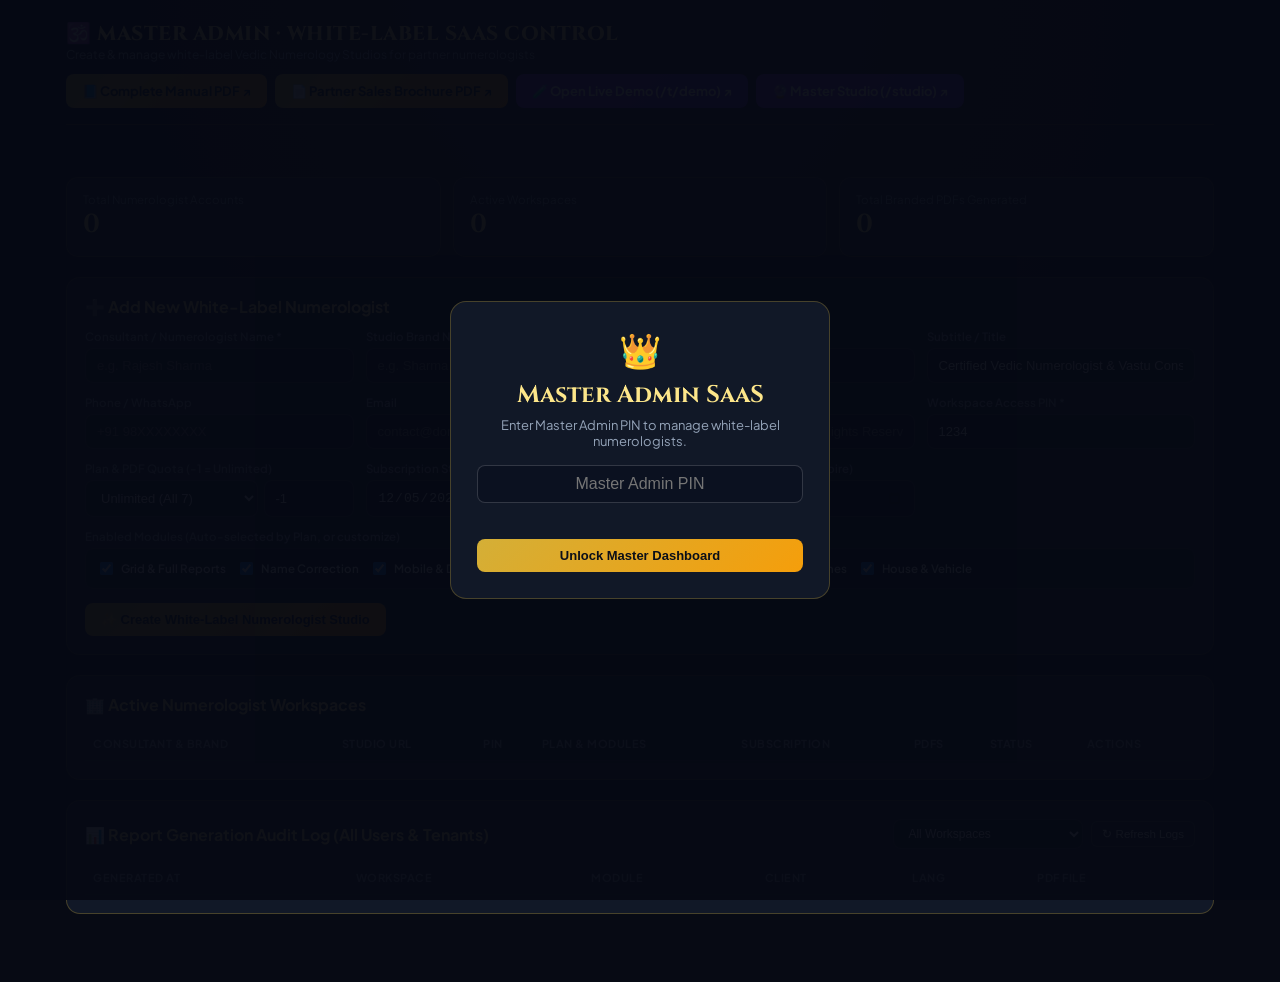
<file: static/admin.html>
<!DOCTYPE html>
<html lang="en">
<head>
    <meta charset="UTF-8">
    <meta name="viewport" content="width=device-width, initial-scale=1.0">
    <title>Master Admin SaaS Dashboard · Vedic Numerology Studio</title>
    <link rel="icon" type="image/svg+xml" href="data:image/svg+xml,<svg xmlns='http://www.w3.org/2000/svg' viewBox='0 0 100 100'><text y='.9em' font-size='90'>🕉️</text></svg>">
    <link href="https://fonts.googleapis.com/css2?family=Cinzel:wght@600;700;800&family=Plus+Jakarta+Sans:wght@400;500;600;700&display=swap" rel="stylesheet">
    <style>
        :root { --bg: #070a14; --card: #111827; --border: rgba(212,175,55,0.28); --gold: #fde68a; --violet: #8b5cf6; --text: #f8fafc; --muted: #94a3b8; }
        * { box-sizing: border-box; }
        body { margin: 0; font-family: 'Plus Jakarta Sans', sans-serif; background: radial-gradient(circle at top, #181030, var(--bg) 60%); color: var(--text); min-height: 100vh; }
        .wrap { max-width: 1180px; margin: 0 auto; padding: 20px 16px 48px; }
        .topbar { display: flex; justify-content: space-between; align-items: center; flex-wrap: wrap; gap: 12px; padding-bottom: 16px; border-bottom: 1px solid var(--border); margin-bottom: 20px; }
        .brand { font-family: 'Cinzel', serif; font-size: 20px; font-weight: 800; color: var(--gold); letter-spacing: 0.5px; }
        .sub { font-size: 12px; color: var(--muted); }
        .kpis { display: grid; grid-template-columns: repeat(auto-fit, minmax(200px, 1fr)); gap: 12px; margin-bottom: 20px; }
        .kpi { background: var(--card); border: 1px solid var(--border); border-radius: 12px; padding: 14px 16px; }
        .kpi span { font-size: 11.5px; color: var(--muted); display: block; }
        .kpi strong { font-size: 26px; color: var(--gold); font-family: 'Cinzel', serif; }
        .card { background: var(--card); border: 1px solid var(--border); border-radius: 14px; padding: 18px; margin-bottom: 20px; }
        .card h3 { margin: 0 0 12px 0; font-size: 16px; color: var(--gold); }
        .grid-3 { display: grid; grid-template-columns: repeat(auto-fit, minmax(220px, 1fr)); gap: 12px; }
        label { display: block; font-size: 11.5px; color: var(--muted); margin-bottom: 4px; font-weight: 600; }
        input, select { width: 100%; padding: 9px 11px; border-radius: 8px; border: 1px solid rgba(255,255,255,0.16); background: #0b1120; color: var(--text); font-size: 13px; }
        .btn { padding: 9px 16px; border-radius: 8px; border: none; font-weight: 700; cursor: pointer; font-size: 13px; text-decoration: none; display: inline-flex; align-items: center; gap: 6px; }
        .btn-gold { background: linear-gradient(135deg, #d4af37, #f59e0b); color: #0b0f19; }
        .btn-violet { background: linear-gradient(135deg, #7c3aed, #6d28d9); color: #fff; }
        .btn-sm { padding: 5px 10px; font-size: 11.5px; border-radius: 6px; border: 1px solid rgba(255,255,255,0.18); background: rgba(255,255,255,0.06); color: #fff; cursor: pointer; }
        .btn-danger { border-color: rgba(239,68,68,0.5); color: #fca5a5; }
        .table-wrap { overflow-x: auto; }
        table { width: 100%; border-collapse: collapse; font-size: 13px; }
        th, td { text-align: left; padding: 10px 8px; border-bottom: 1px solid rgba(255,255,255,0.08); vertical-align: middle; }
        th { font-size: 11px; text-transform: uppercase; color: var(--muted); letter-spacing: 0.5px; }
        .badge { padding: 2px 8px; border-radius: 12px; font-size: 11px; font-weight: 700; }
        .b-active { background: rgba(16,185,129,0.2); color: #4ade80; }
        .b-suspended { background: rgba(239,68,68,0.2); color: #f87171; }
        #status-msg { margin-bottom: 12px; font-size: 13px; min-height: 20px; }
        #lock-screen { position: fixed; inset: 0; background: rgba(6,9,19,0.96); display: flex; align-items: center; justify-content: center; z-index: 999; padding: 20px; }
        .lock-box { width: 100%; max-width: 380px; background: var(--card); border: 1px solid var(--border); border-radius: 16px; padding: 26px; text-align: center; }
    </style>
</head>
<body>
<div id="lock-screen">
    <div class="lock-box">
        <div style="font-size:34px;margin-bottom:8px;">👑</div>
        <h2 style="margin:0 0 6px 0;color:var(--gold);font-family:'Cinzel',serif;">Master Admin SaaS</h2>
        <p style="margin:0 0 16px 0;font-size:13px;color:var(--muted);">Enter Master Admin PIN to manage white-label numerologists.</p>
        <input type="password" id="admin-pin-input" placeholder="Master Admin PIN" style="text-align:center;font-size:16px;margin-bottom:10px;">
        <div id="lock-err" style="color:#f87171;font-size:12px;min-height:18px;margin-bottom:8px;"></div>
        <button id="btn-admin-unlock" class="btn btn-gold" style="width:100%;justify-content:center;">Unlock Master Dashboard</button>
    </div>
</div>

<div class="wrap">
    <div class="topbar">
        <div>
            <div class="brand">🕉️ MASTER ADMIN · WHITE-LABEL SAAS CONTROL</div>
            <div class="sub">Create & manage white-label Vedic Numerology Studios for partner numerologists</div>
        </div>
        <div style="display:flex;gap:8px;flex-wrap:wrap;">
            <a href="/api/admin/manual-pdf" target="_blank" class="btn btn-gold">📘 Complete Manual PDF ↗</a>
            <a href="/api/admin/marketing-pdf" target="_blank" class="btn btn-gold">📄 Partner Sales Brochure PDF ↗</a>
            <a href="/t/demo" target="_blank" class="btn btn-violet">🧪 Open Live Demo (/t/demo) ↗</a>
            <a href="/studio" class="btn btn-violet">🔮 Master Studio (/studio) ↗</a>
        </div>
    </div>

    <div id="status-msg"></div>

    <div class="kpis">
        <div class="kpi"><span>Total Numerologist Accounts</span><strong id="kpi-total">0</strong></div>
        <div class="kpi"><span>Active Workspaces</span><strong id="kpi-active">0</strong></div>
        <div class="kpi"><span>Total Branded PDFs Generated</span><strong id="kpi-pdfs">0</strong></div>
    </div>

    <div class="card">
        <h3>➕ Add New White-Label Numerologist</h3>
        <form id="create-tenant-form">
            <div class="grid-3">
                <div><label>Consultant / Numerologist Name *</label><input type="text" id="t-consultant" placeholder="e.g. Rajesh Sharma" required></div>
                <div><label>Studio Brand Name *</label><input type="text" id="t-brand" placeholder="e.g. Sharma Vedic Numerology" required></div>
                <div><label>URL Slug (/t/slug) *</label><input type="text" id="t-slug" placeholder="e.g. rajesh-sharma" required></div>
                <div><label>Subtitle / Title</label><input type="text" id="t-subtitle" value="Certified Vedic Numerologist & Vastu Consultant"></div>
                <div><label>Phone / WhatsApp</label><input type="text" id="t-phone" placeholder="+91 98XXXXXXXX"></div>
                <div><label>Email</label><input type="email" id="t-email" placeholder="contact@domain.com"></div>
                <div><label>Copyright Text (PDF Footer)</label><input type="text" id="t-copy" placeholder="© 2026 Rajesh Sharma · All Rights Reserved"></div>
                <div><label>Workspace Access PIN *</label><input type="text" id="t-pin" value="1234" required></div>
                <div>
                    <label>Plan &amp; PDF Quota (-1 = Unlimited)</label>
                    <div style="display:flex;gap:6px;">
                        <select id="t-plan" style="flex:1;">
                            <option value="Starter">Starter (Grid)</option>
                            <option value="Pro">Pro (5 Modules)</option>
                            <option value="Unlimited" selected>Unlimited (All 7)</option>
                        </select>
                        <input type="number" id="t-quota" value="-1" style="width:90px;" title="-1 for Unlimited">
                    </div>
                </div>
                <div><label>Subscription Start Date</label><input type="date" id="t-start" required></div>
                <div><label>Subscription End Date (Auto-Expire)</label><input type="date" id="t-end" required></div>
            </div>
            <div style="margin-top:12px;">
                <label>Enabled Modules (Auto-selected by Plan, or customize)</label>
                <div style="display:flex;flex-wrap:wrap;gap:10px;padding:10px;background:#0b1120;border:1px solid rgba(255,255,255,0.12);border-radius:8px;font-size:12.5px;">
                    <label style="display:inline-flex;align-items:center;gap:5px;margin:0;color:#f8fafc;cursor:pointer;"><input type="checkbox" class="mod-cb" value="grid" checked style="width:auto;"> Grid &amp; Full Reports</label>
                    <label style="display:inline-flex;align-items:center;gap:5px;margin:0;color:#f8fafc;cursor:pointer;"><input type="checkbox" class="mod-cb" value="name" checked style="width:auto;"> Name Correction</label>
                    <label style="display:inline-flex;align-items:center;gap:5px;margin:0;color:#f8fafc;cursor:pointer;"><input type="checkbox" class="mod-cb" value="mobile" checked style="width:auto;"> Mobile &amp; DOB</label>
                    <label style="display:inline-flex;align-items:center;gap:5px;margin:0;color:#f8fafc;cursor:pointer;"><input type="checkbox" class="mod-cb" value="matchmaking" checked style="width:auto;"> Match Making</label>
                    <label style="display:inline-flex;align-items:center;gap:5px;margin:0;color:#f8fafc;cursor:pointer;"><input type="checkbox" class="mod-cb" value="business" checked style="width:auto;"> Business Partnership</label>
                    <label style="display:inline-flex;align-items:center;gap:5px;margin:0;color:#f8fafc;cursor:pointer;"><input type="checkbox" class="mod-cb" value="baby" checked style="width:auto;"> Baby Names</label>
                    <label style="display:inline-flex;align-items:center;gap:5px;margin:0;color:#f8fafc;cursor:pointer;"><input type="checkbox" class="mod-cb" value="propveh" checked style="width:auto;"> House &amp; Vehicle</label>
                </div>
            </div>
            <div style="margin-top:14px;">
                <button type="submit" class="btn btn-gold">✨ Create White-Label Numerologist Studio</button>
            </div>
        </form>
    </div>

    <div class="card">
        <h3>🏢 Active Numerologist Workspaces</h3>
        <div class="table-wrap">
            <table>
                <thead>
                    <tr>
                        <th>Consultant &amp; Brand</th>
                        <th>Studio URL</th>
                        <th>PIN</th>
                        <th>Plan &amp; Modules</th>
                        <th>Subscription</th>
                        <th>PDFs</th>
                        <th>Status</th>
                        <th>Actions</th>
                    </tr>
                </thead>
                <tbody id="tenants-tbody"></tbody>
            </table>
        </div>
    </div>

    <div class="card">
        <div style="display:flex;justify-content:space-between;align-items:center;flex-wrap:wrap;gap:10px;margin-bottom:12px;">
            <h3 style="margin:0;">📊 Report Generation Audit Log (All Users &amp; Tenants)</h3>
            <div style="display:flex;gap:8px;align-items:center;">
                <select id="log-tenant-filter" style="width:190px;padding:6px 10px;font-size:12px;">
                    <option value="">All Workspaces</option>
                </select>
                <button type="button" class="btn-sm" onclick="loadReportLogs()">↻ Refresh Logs</button>
            </div>
        </div>
        <div class="table-wrap" style="max-height:340px;overflow-y:auto;">
            <table>
                <thead>
                    <tr>
                        <th>Generated At</th>
                        <th>Workspace</th>
                        <th>Module</th>
                        <th>Client</th>
                        <th>Lang</th>
                        <th>PDF File</th>
                    </tr>
                </thead>
                <tbody id="logs-tbody"></tbody>
            </table>
        </div>
    </div>
</div>

<script>
let adminPin = sessionStorage.getItem('master_admin_pin') || '';

function esc(s) {
    return String(s || '').replace(/&/g,'&amp;').replace(/</g,'&lt;').replace(/>/g,'&gt;').replace(/"/g,'&quot;');
}

function setMsg(txt, isErr = false) {
    const el = document.getElementById('status-msg');
    el.style.color = isErr ? '#f87171' : '#4ade80';
    el.textContent = txt;
}

async function adminFetch(url, opts = {}) {
    const headers = new Headers(opts.headers || {});
    headers.set('X-Admin-Pin', adminPin);
    if (opts.body && !headers.has('Content-Type')) headers.set('Content-Type', 'application/json');
    return fetch(url, { ...opts, headers });
}

const PLAN_MODULES = {
    Starter: ['grid'],
    Pro: ['grid', 'name', 'mobile', 'baby', 'propveh'],
    Unlimited: ['grid', 'name', 'mobile', 'matchmaking', 'business', 'baby', 'propveh']
};

function setDefaultDates() {
    const today = new Date();
    const nextYr = new Date(today.getTime() + 365 * 86400000);
    document.getElementById('t-start').value = today.toISOString().slice(0, 10);
    document.getElementById('t-end').value = nextYr.toISOString().slice(0, 10);
}
setDefaultDates();

document.getElementById('t-plan').addEventListener('change', (e) => {
    const mods = PLAN_MODULES[e.target.value] || PLAN_MODULES.Unlimited;
    document.querySelectorAll('.mod-cb').forEach(cb => { cb.checked = mods.includes(cb.value); });
});

async function tryUnlock(pin) {
    const res = await fetch('/api/admin/verify', {
        method: 'POST',
        headers: { 'Content-Type': 'application/json' },
        body: JSON.stringify({ pin })
    });
    if (res.ok) {
        adminPin = pin;
        sessionStorage.setItem('master_admin_pin', pin);
        document.getElementById('lock-screen').style.display = 'none';
        loadTenants();
        loadReportLogs();
        return true;
    }
    return false;
}

document.getElementById('btn-admin-unlock').addEventListener('click', async () => {
    const pin = document.getElementById('admin-pin-input').value.trim();
    const ok = await tryUnlock(pin);
    if (!ok) document.getElementById('lock-err').textContent = 'Invalid Master Admin PIN.';
});
document.getElementById('admin-pin-input').addEventListener('keydown', (e) => {
    if (e.key === 'Enter') document.getElementById('btn-admin-unlock').click();
});

if (adminPin) {
    tryUnlock(adminPin);
}

// Auto-generate slug from consultant name
document.getElementById('t-consultant').addEventListener('input', (e) => {
    const v = e.target.value.trim();
    const slugEl = document.getElementById('t-slug');
    const brandEl = document.getElementById('t-brand');
    const copyEl = document.getElementById('t-copy');
    if (!slugEl.dataset.edited) slugEl.value = v.toLowerCase().replace(/[^a-z0-9]+/g, '-').replace(/^-|-$/g, '');
    if (!brandEl.dataset.edited && v) brandEl.value = `${v}'s Vedic Numerology Studio`;
    if (!copyEl.dataset.edited && v) copyEl.value = `© ${new Date().getFullYear()} ${v} · All Rights Reserved`;
});
['t-slug', 't-brand', 't-copy'].forEach(id => {
    document.getElementById(id).addEventListener('input', (e) => { e.target.dataset.edited = '1'; });
});

async function loadTenants() {
    const res = await adminFetch('/api/admin/tenants');
    if (!res.ok) return;
    const json = await res.json();
    document.getElementById('kpi-total').textContent = json.stats.total_tenants;
    document.getElementById('kpi-active').textContent = json.stats.active_tenants;
    document.getElementById('kpi-pdfs').textContent = json.stats.total_pdfs_generated;

    const filterSel = document.getElementById('log-tenant-filter');
    const prevVal = filterSel.value;
    filterSel.innerHTML = '<option value="">All Workspaces</option>' + (json.tenants || []).map(t => `<option value="${esc(t.slug)}">${esc(t.slug)} (${esc(t.consultant_name)})</option>`).join('');
    filterSel.value = prevVal;

    const tbody = document.getElementById('tenants-tbody');
    tbody.innerHTML = (json.tenants || []).map(t => {
        const urlPath = t.slug === 'default' ? '/studio' : `/t/${t.slug}`;
        const fullUrl = `${window.location.origin}${urlPath}`;
        const quotaLabel = Number(t.pdf_quota) < 0 ? 'Unlimited' : `${t.pdf_quota} PDFs`;
        const isDefaultOrDemo = t.slug === 'default' || t.slug === 'demo';
        const mods = (t.allowed_modules || 'grid,name,mobile,matchmaking,business,baby,propveh').split(',').filter(Boolean);
        const subText = t.end_date ? `${esc(t.start_date || '—')} → ${esc(t.end_date)}` : 'Lifetime';
        const statusBadge = t.is_expired
            ? '<span class="badge b-suspended">expired</span>'
            : `<span class="badge ${t.status === 'active' ? 'b-active' : 'b-suspended'}">${esc(t.status)}</span>`;
        return `
            <tr>
                <td>
                    <strong>${esc(t.consultant_name)}</strong>
                    <div style="font-size:11.5px;color:var(--muted);">${esc(t.brand_name)}</div>
                    <div style="font-size:11px;color:var(--muted);">${esc(t.phone)} ${t.email ? '· ' + esc(t.email) : ''}</div>
                </td>
                <td>
                    <a href="${urlPath}" target="_blank" style="color:var(--gold);text-decoration:underline;">${urlPath} ↗</a>
                    <button class="btn-sm" onclick="navigator.clipboard.writeText('${fullUrl}');setMsg('Copied ${fullUrl}');">Copy</button>
                </td>
                <td><code>${esc(t.access_pin || 'None')}</code></td>
                <td><strong>${esc(t.plan_name)}</strong> (${mods.length}/7)<div style="font-size:11px;color:var(--muted);">${quotaLabel}</div></td>
                <td style="font-size:11.5px;">${subText}</td>
                <td><strong>${t.pdf_count || 0}</strong></td>
                <td>${statusBadge}</td>
                <td style="white-space:nowrap;">
                    ${isDefaultOrDemo ? `<span style="font-size:11px;color:var(--muted);">${t.slug === 'demo' ? 'Public Demo' : 'Master'}</span>` : `
                        <button class="btn-sm" onclick="renewTenant('${esc(t.slug)}', '${esc(t.end_date || '')}')">+1 Yr</button>
                        <button class="btn-sm" onclick="toggleStatus('${esc(t.slug)}', '${t.status === 'active' ? 'suspended' : 'active'}')">${t.status === 'active' ? 'Suspend' : 'Activate'}</button>
                        <button class="btn-sm btn-danger" onclick="deleteTenant('${esc(t.slug)}')">Delete</button>
                    `}
                </td>
            </tr>
        `;
    }).join('');
}

async function loadReportLogs() {
    const slug = document.getElementById('log-tenant-filter')?.value || '';
    const res = await adminFetch(`/api/admin/report-logs?tenant_slug=${encodeURIComponent(slug)}&limit=150`);
    if (!res.ok) return;
    const json = await res.json();
    const tbody = document.getElementById('logs-tbody');
    const logs = json.logs || [];
    if (!logs.length) {
        tbody.innerHTML = '<tr><td colspan="6" style="text-align:center;color:var(--muted);">No reports logged yet.</td></tr>';
        return;
    }
    tbody.innerHTML = logs.map(l => `
        <tr>
            <td style="font-size:11.5px;color:var(--muted);white-space:nowrap;">${esc(l.created_at)}</td>
            <td><code>${esc(l.tenant_slug)}</code></td>
            <td>${esc(l.report_type)}</td>
            <td>${esc(l.client_name || '—')}</td>
            <td><strong>${esc((l.lang || 'en').toUpperCase())}</strong></td>
            <td><a href="/api/download/${encodeURIComponent(l.pdf_filename)}" target="_blank" style="color:var(--gold);text-decoration:underline;font-size:12px;">${esc(l.pdf_filename)} ↗</a></td>
        </tr>
    `).join('');
}

document.getElementById('log-tenant-filter').addEventListener('change', loadReportLogs);

document.getElementById('create-tenant-form').addEventListener('submit', async (e) => {
    e.preventDefault();
    const selectedMods = Array.from(document.querySelectorAll('.mod-cb:checked')).map(cb => cb.value);
    const payload = {
        consultant_name: document.getElementById('t-consultant').value.trim(),
        brand_name: document.getElementById('t-brand').value.trim(),
        slug: document.getElementById('t-slug').value.trim(),
        subtitle: document.getElementById('t-subtitle').value.trim(),
        phone: document.getElementById('t-phone').value.trim(),
        email: document.getElementById('t-email').value.trim(),
        copyright_text: document.getElementById('t-copy').value.trim(),
        access_pin: document.getElementById('t-pin').value.trim(),
        plan_name: document.getElementById('t-plan').value,
        pdf_quota: Number(document.getElementById('t-quota').value || -1),
        start_date: document.getElementById('t-start').value,
        end_date: document.getElementById('t-end').value,
        allowed_modules: selectedMods
    };
    const res = await adminFetch('/api/admin/tenants', { method: 'POST', body: JSON.stringify(payload) });
    const json = await res.json();
    if (!res.ok || !json.success) {
        setMsg(json.detail || 'Error creating tenant', true);
        return;
    }
    setMsg(`Created white-label studio at /t/${json.tenant.slug} (valid ${json.tenant.start_date} to ${json.tenant.end_date})!`);
    e.target.reset();
    setDefaultDates();
    loadTenants();
});

async function renewTenant(slug, currentEnd) {
    const base = currentEnd && currentEnd > new Date().toISOString().slice(0, 10) ? new Date(currentEnd) : new Date();
    const newEnd = new Date(base.getTime() + 365 * 86400000).toISOString().slice(0, 10);
    const res = await adminFetch(`/api/admin/tenants/${encodeURIComponent(slug)}`, {
        method: 'PATCH',
        body: JSON.stringify({ end_date: newEnd, status: 'active' })
    });
    if (res.ok) {
        setMsg(`Renewed ${slug} until ${newEnd}.`);
        loadTenants();
    }
}

async function toggleStatus(slug, newStatus) {
    const res = await adminFetch(`/api/admin/tenants/${encodeURIComponent(slug)}`, {
        method: 'PATCH',
        body: JSON.stringify({ status: newStatus })
    });
    if (res.ok) {
        setMsg(`Updated ${slug} status to ${newStatus}.`);
        loadTenants();
    }
}

async function deleteTenant(slug) {
    if (!confirm(`Delete workspace /t/${slug}?`)) return;
    const res = await adminFetch(`/api/admin/tenants/${encodeURIComponent(slug)}`, { method: 'DELETE' });
    if (res.ok) {
        setMsg(`Deleted workspace ${slug}.`);
        loadTenants();
    }
}
</script>
</body>
</html>
</file>
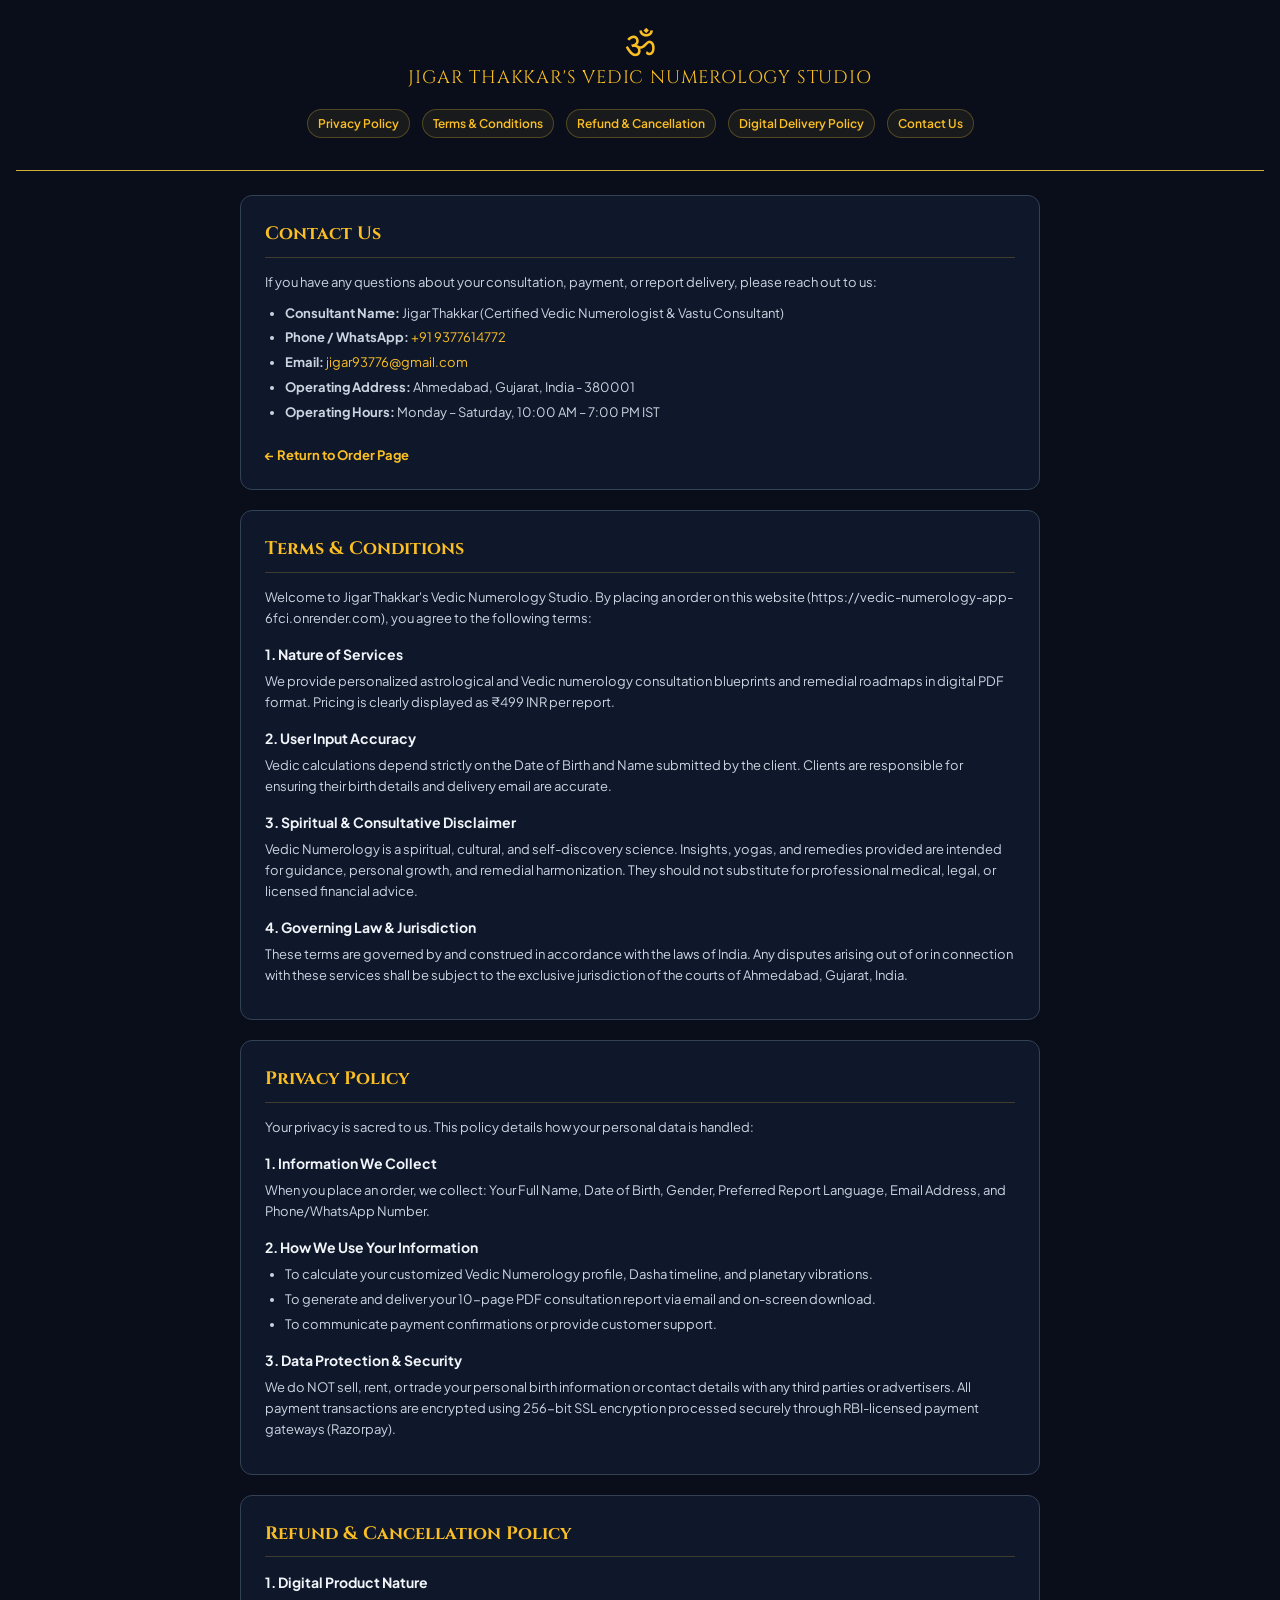
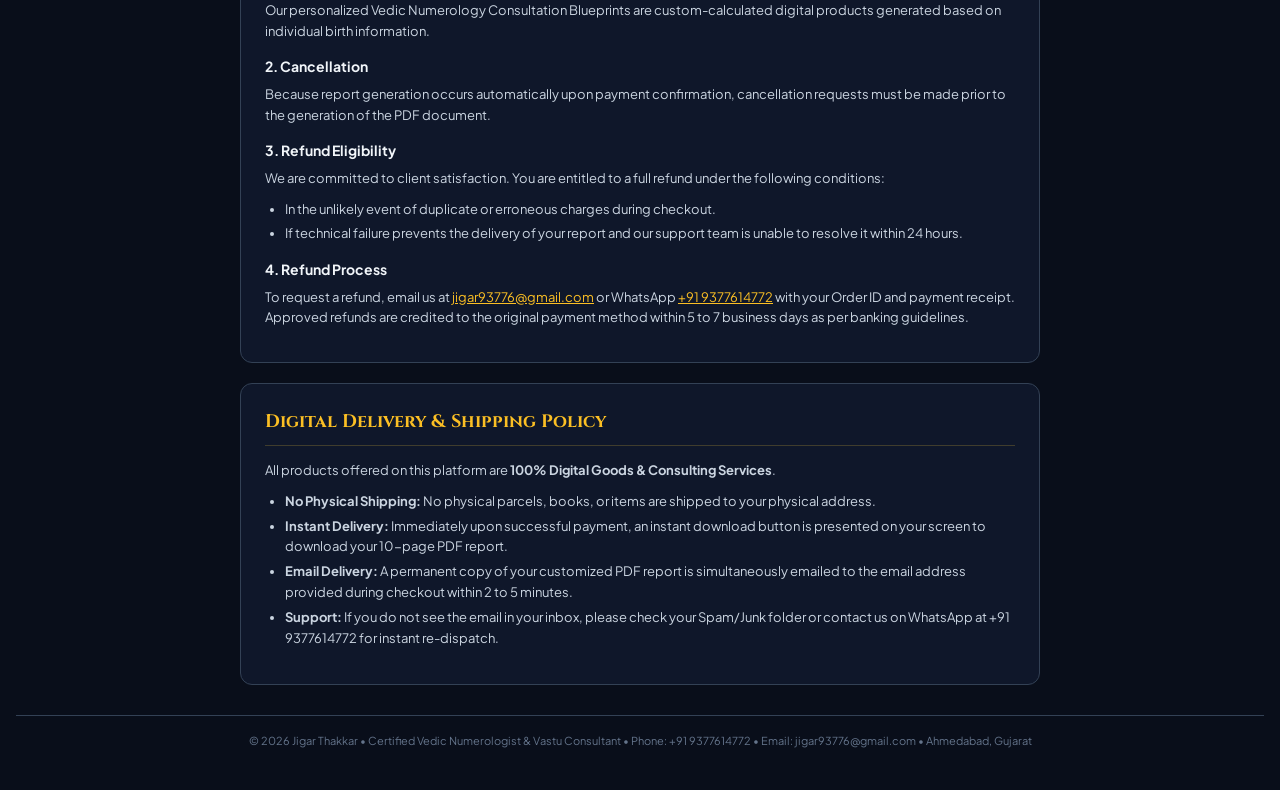
<file: static/legal.html>
<!DOCTYPE html>
<html lang="en">
<head>
    <meta charset="UTF-8">
    <meta name="viewport" content="width=device-width, initial-scale=1.0">
    <link rel="icon" type="image/svg+xml" href="data:image/svg+xml,<svg xmlns='http://www.w3.org/2000/svg' viewBox='0 0 100 100'><text y='.9em' font-size='90'>🕉️</text></svg>">
    <link rel="shortcut icon" href="/favicon.ico">
    <title>Legal & Compliance Policies | Jigar Thakkar - Vedic Numerology Studio</title>
    <link rel="preconnect" href="https://fonts.googleapis.com">
    <link rel="preconnect" href="https://fonts.gstatic.com" crossorigin>
    <link href="https://fonts.googleapis.com/css2?family=Cinzel:wght@600;700;800&family=Plus+Jakarta+Sans:wght@300;400;500;600;700&display=swap" rel="stylesheet">
    <style>
        :root {
            --bg-main: #090e1a;
            --bg-card: #0f172a;
            --border-gold: #d4af37;
            --border-dark: #334155;
            --text-primary: #f8fafc;
            --text-secondary: #94a3b8;
            --text-gold: #fbbf24;
            --font-heading: 'Cinzel', serif;
            --font-body: 'Plus Jakarta Sans', -apple-system, sans-serif;
        }
        *, *::before, *::after { box-sizing: border-box; margin: 0; padding: 0; }
        body {
            background-color: var(--bg-main);
            color: var(--text-primary);
            font-family: var(--font-body);
            font-size: 14px;
            line-height: 1.6;
            padding: 0 16px 40px;
        }
        header {
            text-align: center;
            padding: 24px 0 16px;
            border-bottom: 1.5px solid var(--border-gold);
            margin-bottom: 24px;
        }
        .sacred-om { font-size: 36px; color: var(--text-gold); line-height: 1; margin-bottom: 4px; }
        .brand-title {
            font-family: var(--font-heading);
            font-size: 18px;
            color: var(--text-gold);
            letter-spacing: 0.8px;
        }
        .nav-links {
            display: flex;
            justify-content: center;
            gap: 12px;
            flex-wrap: wrap;
            margin: 16px 0;
        }
        .nav-links a {
            color: var(--text-gold);
            text-decoration: none;
            font-size: 12px;
            font-weight: 600;
            padding: 4px 10px;
            border: 1px solid rgba(212, 175, 55, 0.3);
            border-radius: 20px;
            background: rgba(212, 175, 55, 0.08);
            transition: all 0.2s;
        }
        .nav-links a:hover {
            background: var(--text-gold);
            color: #000;
        }
        .container {
            max-width: 800px;
            margin: 0 auto;
        }
        .policy-card {
            background: var(--bg-card);
            border: 1px solid var(--border-dark);
            border-radius: 12px;
            padding: 24px;
            margin-bottom: 20px;
        }
        h2 {
            font-family: var(--font-heading);
            color: var(--text-gold);
            font-size: 18px;
            border-bottom: 1px solid rgba(212, 175, 55, 0.25);
            padding-bottom: 8px;
            margin-bottom: 14px;
        }
        h3 {
            font-size: 14px;
            color: #f1f5f9;
            margin: 14px 0 6px;
        }
        p { color: #cbd5e1; margin-bottom: 10px; font-size: 13px; }
        ul { color: #cbd5e1; margin-left: 20px; margin-bottom: 12px; font-size: 13px; }
        li { margin-bottom: 4px; }
        .back-link {
            display: inline-block;
            margin-top: 10px;
            color: var(--text-gold);
            text-decoration: none;
            font-weight: 700;
            font-size: 13px;
        }
        footer {
            text-align: center;
            font-size: 11px;
            color: #64748b;
            margin-top: 30px;
            border-top: 1px solid var(--border-dark);
            padding-top: 16px;
        }
    </style>
</head>
<body>
    <header>
        <div class="sacred-om">ॐ</div>
        <div class="brand-title">JIGAR THAKKAR'S VEDIC NUMEROLOGY STUDIO</div>
        <div class="nav-links">
            <a href="#privacy">Privacy Policy</a>
            <a href="#terms">Terms & Conditions</a>
            <a href="#refund">Refund & Cancellation</a>
            <a href="#delivery">Digital Delivery Policy</a>
            <a href="#contact">Contact Us</a>
        </div>
    </header>

    <div class="container">
        <!-- Contact Us -->
        <div class="policy-card" id="contact">
            <h2>Contact Us</h2>
            <p>If you have any questions about your consultation, payment, or report delivery, please reach out to us:</p>
            <ul>
                <li><strong>Consultant Name:</strong> Jigar Thakkar (Certified Vedic Numerologist & Vastu Consultant)</li>
                <li><strong>Phone / WhatsApp:</strong> <a href="tel:+919377614772" style="color: #fbbf24; text-decoration: none;">+91 9377614772</a></li>
                <li><strong>Email:</strong> <a href="mailto:jigar93776@gmail.com" style="color: #fbbf24; text-decoration: none;">jigar93776@gmail.com</a></li>
                <li><strong>Operating Address:</strong> Ahmedabad, Gujarat, India - 380001</li>
                <li><strong>Operating Hours:</strong> Monday – Saturday, 10:00 AM – 7:00 PM IST</li>
            </ul>
            <a href="/order" class="back-link">← Return to Order Page</a>
        </div>

        <!-- Terms and Conditions -->
        <div class="policy-card" id="terms">
            <h2>Terms & Conditions</h2>
            <p>Welcome to Jigar Thakkar's Vedic Numerology Studio. By placing an order on this website (https://vedic-numerology-app-6fci.onrender.com), you agree to the following terms:</p>
            <h3>1. Nature of Services</h3>
            <p>We provide personalized astrological and Vedic numerology consultation blueprints and remedial roadmaps in digital PDF format. Pricing is clearly displayed as ₹499 INR per report.</p>
            <h3>2. User Input Accuracy</h3>
            <p>Vedic calculations depend strictly on the Date of Birth and Name submitted by the client. Clients are responsible for ensuring their birth details and delivery email are accurate.</p>
            <h3>3. Spiritual & Consultative Disclaimer</h3>
            <p>Vedic Numerology is a spiritual, cultural, and self-discovery science. Insights, yogas, and remedies provided are intended for guidance, personal growth, and remedial harmonization. They should not substitute for professional medical, legal, or licensed financial advice.</p>
            <h3>4. Governing Law & Jurisdiction</h3>
            <p>These terms are governed by and construed in accordance with the laws of India. Any disputes arising out of or in connection with these services shall be subject to the exclusive jurisdiction of the courts of Ahmedabad, Gujarat, India.</p>
        </div>

        <!-- Privacy Policy -->
        <div class="policy-card" id="privacy">
            <h2>Privacy Policy</h2>
            <p>Your privacy is sacred to us. This policy details how your personal data is handled:</p>
            <h3>1. Information We Collect</h3>
            <p>When you place an order, we collect: Your Full Name, Date of Birth, Gender, Preferred Report Language, Email Address, and Phone/WhatsApp Number.</p>
            <h3>2. How We Use Your Information</h3>
            <ul>
                <li>To calculate your customized Vedic Numerology profile, Dasha timeline, and planetary vibrations.</li>
                <li>To generate and deliver your 10-page PDF consultation report via email and on-screen download.</li>
                <li>To communicate payment confirmations or provide customer support.</li>
            </ul>
            <h3>3. Data Protection & Security</h3>
            <p>We do NOT sell, rent, or trade your personal birth information or contact details with any third parties or advertisers. All payment transactions are encrypted using 256-bit SSL encryption processed securely through RBI-licensed payment gateways (Razorpay).</p>
        </div>

        <!-- Refund and Cancellation Policy -->
        <div class="policy-card" id="refund">
            <h2>Refund & Cancellation Policy</h2>
            <h3>1. Digital Product Nature</h3>
            <p>Our personalized Vedic Numerology Consultation Blueprints are custom-calculated digital products generated based on individual birth information.</p>
            <h3>2. Cancellation</h3>
            <p>Because report generation occurs automatically upon payment confirmation, cancellation requests must be made prior to the generation of the PDF document.</p>
            <h3>3. Refund Eligibility</h3>
            <p>We are committed to client satisfaction. You are entitled to a full refund under the following conditions:</p>
            <ul>
                <li>In the unlikely event of duplicate or erroneous charges during checkout.</li>
                <li>If technical failure prevents the delivery of your report and our support team is unable to resolve it within 24 hours.</li>
            </ul>
            <h3>4. Refund Process</h3>
            <p>To request a refund, email us at <a href="mailto:jigar93776@gmail.com" style="color: #fbbf24;">jigar93776@gmail.com</a> or WhatsApp <a href="tel:+919377614772" style="color: #fbbf24;">+91 9377614772</a> with your Order ID and payment receipt. Approved refunds are credited to the original payment method within 5 to 7 business days as per banking guidelines.</p>
        </div>

        <!-- Digital Delivery & Shipping Policy -->
        <div class="policy-card" id="delivery">
            <h2>Digital Delivery & Shipping Policy</h2>
            <p>All products offered on this platform are <strong>100% Digital Goods & Consulting Services</strong>.</p>
            <ul>
                <li><strong>No Physical Shipping:</strong> No physical parcels, books, or items are shipped to your physical address.</li>
                <li><strong>Instant Delivery:</strong> Immediately upon successful payment, an instant download button is presented on your screen to download your 10-page PDF report.</li>
                <li><strong>Email Delivery:</strong> A permanent copy of your customized PDF report is simultaneously emailed to the email address provided during checkout within 2 to 5 minutes.</li>
                <li><strong>Support:</strong> If you do not see the email in your inbox, please check your Spam/Junk folder or contact us on WhatsApp at +91 9377614772 for instant re-dispatch.</li>
            </ul>
        </div>
    </div>

    <footer>
        © 2026 Jigar Thakkar • Certified Vedic Numerologist & Vastu Consultant • Phone: +91 9377614772 • Email: jigar93776@gmail.com • Ahmedabad, Gujarat
    </footer>
</body>
</html>
</file>
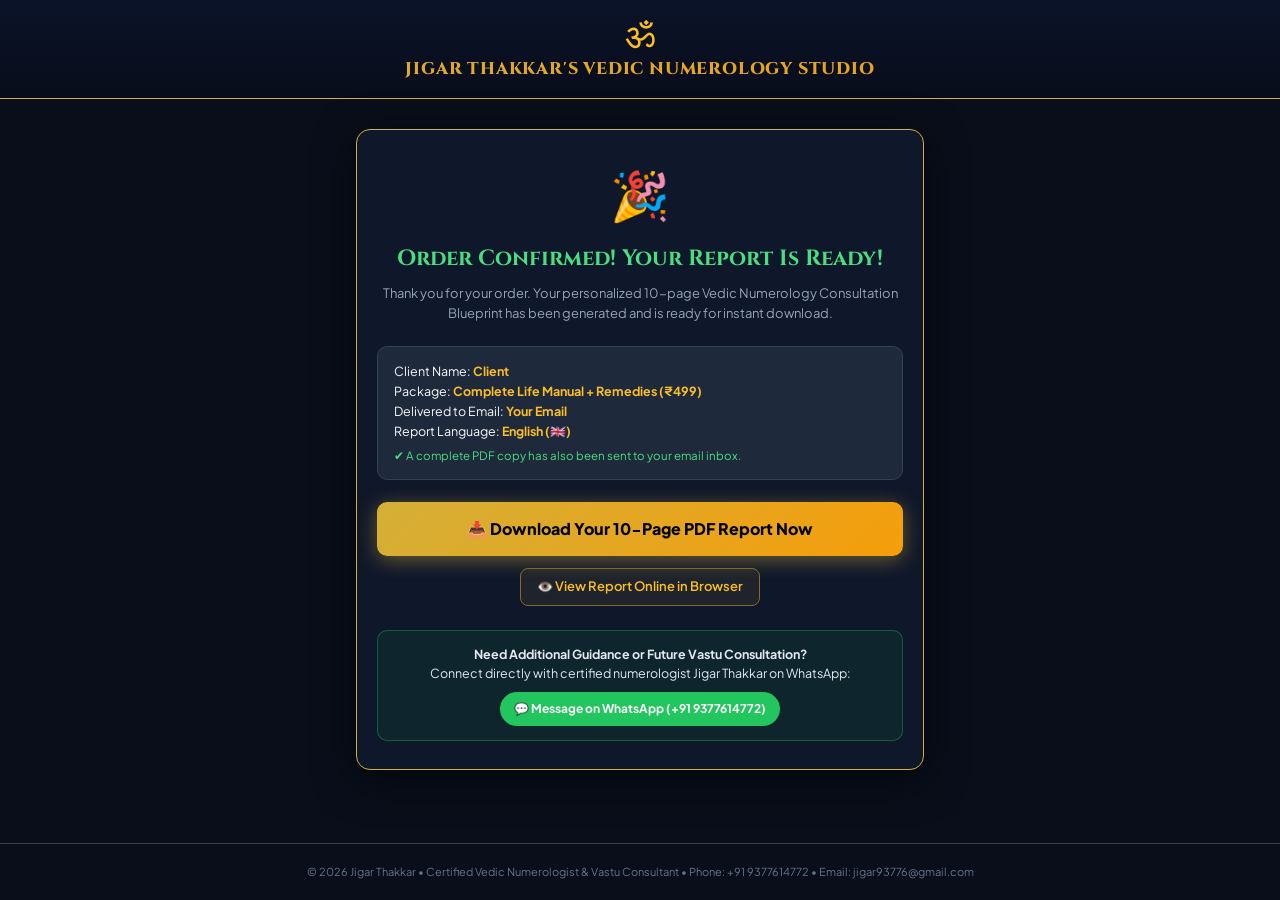
<file: static/order_success.html>
<!DOCTYPE html>
<html lang="en">
<head>
    <meta charset="UTF-8">
    <meta name="viewport" content="width=device-width, initial-scale=1.0, maximum-scale=5.0, viewport-fit=cover">
    <meta name="theme-color" content="#060913">
    <link rel="icon" type="image/svg+xml" href="data:image/svg+xml,<svg xmlns='http://www.w3.org/2000/svg' viewBox='0 0 100 100'><text y='.9em' font-size='90'>🕉️</text></svg>">
    <link rel="shortcut icon" href="/favicon.ico">
    <title>Report Ready! Thank You For Your Order - Jigar Thakkar</title>
    <link rel="preconnect" href="https://fonts.googleapis.com">
    <link rel="preconnect" href="https://fonts.gstatic.com" crossorigin>
    <link href="https://fonts.googleapis.com/css2?family=Cinzel:wght@600;700;800;900&family=Plus+Jakarta+Sans:wght@300;400;500;600;700;800&display=swap" rel="stylesheet">
    <style>
        :root {
            --bg-main: #090e1a;
            --bg-card: #0f172a;
            --bg-card-subtle: #1e293b;
            --border-gold: #d4af37;
            --border-gold-subtle: #856928;
            --border-dark: #334155;
            --text-primary: #f8fafc;
            --text-secondary: #94a3b8;
            --text-gold: #fbbf24;
            --gold-gradient: linear-gradient(135deg, #d4af37 0%, #f59e0b 100%);
            --font-heading: 'Cinzel', serif;
            --font-body: 'Plus Jakarta Sans', -apple-system, sans-serif;
        }

        *, *::before, *::after {
            box-sizing: border-box;
            margin: 0;
            padding: 0;
        }

        body {
            background-color: var(--bg-main);
            color: var(--text-primary);
            font-family: var(--font-body);
            font-size: 14px;
            line-height: 1.5;
            min-height: 100vh;
            display: flex;
            flex-direction: column;
        }

        .success-header {
            background: linear-gradient(180deg, #0b1329 0%, #080d1a 100%);
            border-bottom: 1.5px solid var(--border-gold);
            padding: 16px;
            text-align: center;
        }
        .sacred-om {
            font-size: 36px;
            color: var(--text-gold);
            line-height: 1;
            margin-bottom: 4px;
        }
        .brand-title {
            font-family: var(--font-heading);
            font-size: 17px;
            font-weight: 800;
            background: var(--gold-gradient);
            -webkit-background-clip: text;
            -webkit-text-fill-color: transparent;
            letter-spacing: 0.8px;
        }

        .success-container {
            max-width: 600px;
            margin: 30px auto;
            padding: 0 16px;
            flex: 1;
        }

        .success-card {
            background: var(--bg-card);
            border: 1.5px solid var(--border-gold);
            border-radius: 14px;
            padding: 28px 20px;
            text-align: center;
            box-shadow: 0 10px 40px rgba(0, 0, 0, 0.6);
        }

        .success-icon {
            font-size: 48px;
            margin-bottom: 12px;
            animation: bounce 1.2s ease infinite alternate;
        }
        @keyframes bounce {
            from { transform: translateY(0); }
            to { transform: translateY(-8px); }
        }

        .success-title {
            font-family: var(--font-heading);
            font-size: 22px;
            color: #4ade80;
            margin-bottom: 8px;
        }

        .success-sub {
            color: var(--text-secondary);
            font-size: 13px;
            line-height: 1.6;
            margin-bottom: 22px;
        }

        .details-box {
            background: var(--bg-card-subtle);
            border: 1px solid var(--border-dark);
            border-radius: 10px;
            padding: 14px 16px;
            text-align: left;
            margin-bottom: 22px;
            font-size: 12.5px;
            line-height: 1.6;
        }
        .details-box strong {
            color: var(--text-gold);
        }

        .btn-download-primary {
            display: flex;
            align-items: center;
            justify-content: center;
            gap: 10px;
            width: 100%;
            background: var(--gold-gradient);
            color: #000000;
            text-decoration: none;
            font-weight: 800;
            font-size: 16px;
            padding: 15px 20px;
            border-radius: 10px;
            box-shadow: 0 4px 20px rgba(212, 175, 55, 0.45);
            transition: all 0.2s ease;
            margin-bottom: 12px;
        }
        .btn-download-primary:hover {
            transform: translateY(-2px);
            box-shadow: 0 6px 25px rgba(212, 175, 55, 0.65);
        }

        .btn-view-secondary {
            display: inline-block;
            color: var(--text-gold);
            text-decoration: none;
            font-weight: 600;
            font-size: 13px;
            padding: 8px 16px;
            border: 1px solid var(--border-gold-subtle);
            border-radius: 8px;
            background: rgba(212, 175, 55, 0.08);
            transition: all 0.2s;
        }
        .btn-view-secondary:hover {
            background: rgba(212, 175, 55, 0.2);
            color: #ffffff;
        }

        .whatsapp-box {
            margin-top: 24px;
            padding: 14px;
            background: rgba(34, 197, 94, 0.08);
            border: 1px solid rgba(34, 197, 94, 0.35);
            border-radius: 10px;
            font-size: 12.5px;
            color: #e2e8f0;
            line-height: 1.5;
        }
        .whatsapp-link {
            display: inline-flex;
            align-items: center;
            gap: 6px;
            background: #22c55e;
            color: #ffffff;
            font-weight: 700;
            text-decoration: none;
            padding: 8px 14px;
            border-radius: 20px;
            margin-top: 10px;
            font-size: 12px;
        }

        /* VIP Consultation Confirmation Card */
        .vip-box {
            background: linear-gradient(135deg, rgba(88, 28, 135, 0.35) 0%, rgba(131, 24, 67, 0.35) 100%);
            border: 2px solid #c084fc;
            border-radius: 12px;
            padding: 18px 14px;
            margin-bottom: 20px;
            text-align: center;
            box-shadow: 0 4px 20px rgba(168, 85, 247, 0.35);
        }
        .vip-pill {
            display: inline-block;
            background: linear-gradient(135deg, #a855f7 0%, #ec4899 100%);
            color: #ffffff;
            font-size: 10.5px;
            font-weight: 800;
            padding: 4px 12px;
            border-radius: 20px;
            text-transform: uppercase;
            letter-spacing: 0.5px;
            margin-bottom: 8px;
        }
        .vip-title {
            font-family: var(--font-heading);
            font-size: 18px;
            color: #fbcfe8;
            font-weight: 800;
            margin-bottom: 6px;
        }
        .vip-desc {
            font-size: 12.5px;
            color: #f1f5f9;
            line-height: 1.5;
            margin-bottom: 14px;
        }
        .vip-btn-call {
            display: inline-flex;
            align-items: center;
            justify-content: center;
            gap: 8px;
            background: #22c55e;
            color: #ffffff;
            font-weight: 800;
            font-size: 14px;
            text-decoration: none;
            padding: 12px 22px;
            border-radius: 30px;
            box-shadow: 0 4px 20px rgba(34, 197, 94, 0.5);
            transition: transform 0.15s ease;
            width: 100%;
            max-width: 380px;
        }
        .vip-btn-call:hover {
            transform: scale(1.02);
        }

        .footer {
            text-align: center;
            font-size: 11px;
            color: #64748b;
            padding: 20px;
            border-top: 1px solid var(--border-dark);
            margin-top: auto;
        }

        @media (max-width: 480px) {
            .success-container {
                padding: 0 12px;
                margin: 16px auto;
            }
            .success-card {
                padding: 20px 14px;
            }
            .success-title {
                font-size: 19px;
            }
            .btn-download-primary {
                font-size: 14px;
                padding: 13px 14px;
            }
            .whatsapp-link {
                width: 100%;
                justify-content: center;
                box-sizing: border-box;
            }
        }
    </style>
</head>
<body>
    <header class="success-header">
        <div class="sacred-om">ॐ</div>
        <div class="brand-title">JIGAR THAKKAR'S VEDIC NUMEROLOGY STUDIO</div>
    </header>

    <main class="success-container">
        <div class="success-card">
            <div class="success-icon">🎉</div>
            <h2 class="success-title">Order Confirmed! Your Report Is Ready!</h2>
            <p class="success-sub">
                Thank you for your order. Your personalized 10-page Vedic Numerology Consultation Blueprint has been generated and is ready for instant download.
            </p>

            <!-- VIP 1-on-1 Appointment Scheduler (Shown only for VIP Tier) -->
            <div id="vip-box" class="vip-box" style="display: none;">
                <span class="vip-pill">👑 VIP 1-on-1 Consultation Confirmed</span>
                <h3 class="vip-title">Schedule Your Private Online Meeting</h3>
                <p class="vip-desc">
                    Namaste <strong id="vip-name">Client</strong>! Your payment for the VIP Personal Consultation has been received. 
                    Please tap below to send Jigar Thakkar a direct WhatsApp message to pick your preferred date and time for the 1-on-1 personalized video or voice session.
                </p>
                <a id="vip-wa-btn" href="#" target="_blank" class="vip-btn-call">
                    <span>💬 WhatsApp Jigar Thakkar to Schedule Meeting</span>
                </a>
            </div>

            <div class="details-box">
                <div>Client Name: <strong id="out-name">Client</strong></div>
                <div>Package: <strong id="out-tier">Complete Life Manual + Remedies (₹499)</strong></div>
                <div>Delivered to Email: <strong id="out-email">your-email@domain.com</strong></div>
                <div>Report Language: <strong id="out-lang">English</strong></div>
                <div style="margin-top: 6px; color: #4ade80; font-size: 11.5px;">
                    ✔ A complete PDF copy has also been sent to your email inbox.
                </div>
            </div>

            <a id="btn-download" href="#" class="btn-download-primary" download>
                <span>📥 Download Your 10-Page PDF Report Now</span>
            </a>

            <div>
                <a id="btn-view" href="#" class="btn-view-secondary" target="_blank">
                    👁️ View Report Online in Browser
                </a>
            </div>

            <!-- WhatsApp Consultation Connect -->
            <div class="whatsapp-box" id="general-whatsapp-box">
                <strong>Need Additional Guidance or Future Vastu Consultation?</strong><br>
                Connect directly with certified numerologist Jigar Thakkar on WhatsApp:
                <br>
                <a id="general-wa-btn" href="https://wa.me/919377614772?text=Hello%20Jigar%20bhai,%20I%20just%20ordered%20my%20Vedic%20Numerology%20Report%20and%20would%20like%20to%20connect%20for%20further%20guidance." target="_blank" class="whatsapp-link">
                    <span>💬 Message on WhatsApp (+91 9377614772)</span>
                </a>
            </div>
        </div>
    </main>

    <footer class="footer">
        © 2026 Jigar Thakkar • Certified Vedic Numerologist & Vastu Consultant • Phone: +91 9377614772 • Email: jigar93776@gmail.com
    </footer>

    <script>
        // Parse URL params or sessionStorage
        const params = new URLSearchParams(window.location.search);
        const fileName = params.get('file') || params.get('pdf');
        const clientName = params.get('name') || 'Client';
        const clientEmail = params.get('email') || 'Your Email';
        const reportLang = params.get('lang') || 'en';
        const reportTier = (params.get('tier') || 'complete_499').toLowerCase();
        const clientPhone = params.get('phone') || '';

        document.getElementById('out-name').textContent = clientName;
        document.getElementById('out-email').textContent = clientEmail;
        
        const langMap = { en: 'English (🇬🇧)', hi: 'हिन्दी (🇮🇳)', gu: 'ગુજરાતી (🚩)' };
        document.getElementById('out-lang').textContent = langMap[reportLang] || reportLang.toUpperCase();

        const tierMap = {
            'test_1': '🧪 Live Payment Verification Trial (₹1)',
            'essential_299': 'Essential Blueprint (₹299)',
            'complete_499': 'Complete Life Manual + Remedies (₹499)',
            'vip_1199': '👑 VIP 1-on-1 Personal Consultation (₹1,199)'
        };
        document.getElementById('out-tier').textContent = tierMap[reportTier] || `Consultation Package (${reportTier})`;

        // VIP Tier Personal Meeting Scheduler
        if (reportTier === 'vip_1199') {
            const vipBox = document.getElementById('vip-box');
            vipBox.style.display = 'block';
            document.getElementById('vip-name').textContent = clientName;
            
            const waMsg = encodeURIComponent(
                `Namaste Jigar bhai! I have just completed payment for the VIP 1-on-1 Personal Consultation (₹1,199).\n` +
                `Name: ${clientName}\n` +
                `Email: ${clientEmail}\n` +
                (clientPhone ? `Phone: ${clientPhone}\n` : '') +
                `Please let me know your available date and time slots for our online video/voice consultation.`
            );
            document.getElementById('vip-wa-btn').href = `https://wa.me/919377614772?text=${waMsg}`;
            
            // Hide the redundant general box
            const genBox = document.getElementById('general-whatsapp-box');
            if (genBox) genBox.style.display = 'none';
        } else {
            // Customize general WhatsApp prefill
            const genBtn = document.getElementById('general-wa-btn');
            if (genBtn) {
                const genMsg = encodeURIComponent(
                    `Hello Jigar bhai, I ordered my Vedic Numerology Blueprint (${tierMap[reportTier] || 'Report'}) for ${clientName}. I would like to connect with you.`
                );
                genBtn.href = `https://wa.me/919377614772?text=${genMsg}`;
            }
        }

        if (fileName) {
            document.getElementById('btn-download').href = `/api/download/${encodeURIComponent(fileName)}`;
            document.getElementById('btn-view').href = `/api/view-html/${encodeURIComponent(fileName.replace('.pdf', '.html'))}`;
        } else {
            // Check sessionStorage
            const last = sessionStorage.getItem('last_order');
            if (last) {
                try {
                    const obj = JSON.parse(last);
                    document.getElementById('out-name').textContent = obj.client_name || clientName;
                    document.getElementById('out-email').textContent = obj.email || clientEmail;
                    document.getElementById('btn-download').href = obj.download_url;
                    document.getElementById('btn-view').href = obj.html_url;
                } catch(e) {}
            }
        }
    </script>
</body>
</html>
</file>
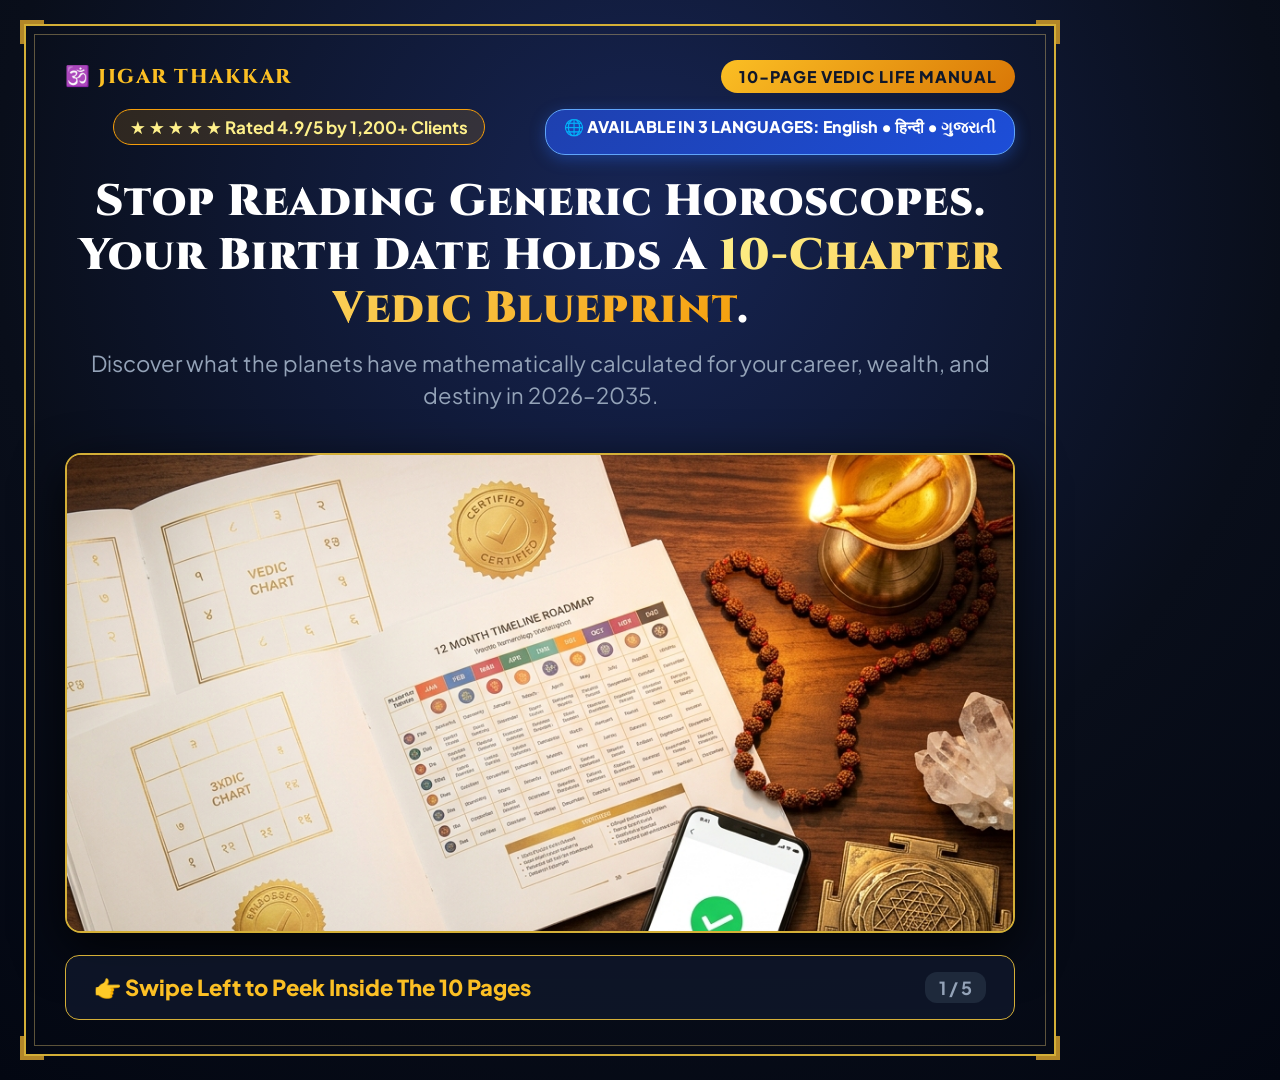
<file: static/carousel/carousel_slide_1.html>
<!DOCTYPE html>
<html>
<head><meta charset="UTF-8"><style>
@import url('https://fonts.googleapis.com/css2?family=Cinzel:wght@700;800;900&family=Plus+Jakarta+Sans:wght@400;600;700;800&display=swap');

* {
    box-sizing: border-box;
    margin: 0;
    padding: 0;
}

body {
    width: 1080px;
    height: 1080px;
    background: radial-gradient(circle at 50% 20%, #172554 0%, #090e1a 60%, #030712 100%);
    color: #f8fafc;
    font-family: 'Plus Jakarta Sans', sans-serif;
    position: relative;
    overflow: hidden;
    display: flex;
    flex-direction: column;
    justify-content: space-between;
    padding: 60px 65px;
}

/* Luxury Gold Borders & Ornaments */
.slide-border {
    position: absolute;
    top: 24px; left: 24px; right: 24px; bottom: 24px;
    border: 2px solid #d4af37;
    pointer-events: none;
    z-index: 10;
}
.slide-border-inner {
    position: absolute;
    top: 34px; left: 34px; right: 34px; bottom: 34px;
    border: 1px solid rgba(226, 194, 117, 0.4);
    pointer-events: none;
    z-index: 10;
}
.corner-tl { position: absolute; top: 20px; left: 20px; width: 24px; height: 24px; border-top: 4px solid #b38728; border-left: 4px solid #b38728; z-index: 11; }
.corner-tr { position: absolute; top: 20px; right: 20px; width: 24px; height: 24px; border-top: 4px solid #b38728; border-right: 4px solid #b38728; z-index: 11; }
.corner-bl { position: absolute; bottom: 20px; left: 20px; width: 24px; height: 24px; border-bottom: 4px solid #b38728; border-left: 4px solid #b38728; z-index: 11; }
.corner-br { position: absolute; bottom: 20px; right: 20px; width: 24px; height: 24px; border-bottom: 4px solid #b38728; border-right: 4px solid #b38728; z-index: 11; }

/* Top Header Bar */
.top-bar {
    display: flex;
    justify-content: space-between;
    align-items: center;
    position: relative;
    z-index: 2;
}
.brand-tag {
    font-family: 'Cinzel', serif;
    font-size: 20px;
    font-weight: 800;
    color: #fbbf24;
    letter-spacing: 1.5px;
    display: flex;
    align-items: center;
    gap: 8px;
}
.badge-pill {
    background: linear-gradient(135deg, #fbbf24 0%, #d97706 100%);
    color: #0f172a;
    font-size: 16px;
    font-weight: 800;
    text-transform: uppercase;
    padding: 6px 18px;
    border-radius: 20px;
    letter-spacing: 1px;
}

/* Headings */
.main-hook {
    font-family: 'Cinzel', serif;
    font-size: 44px;
    font-weight: 900;
    line-height: 1.22;
    color: #ffffff;
    margin: 20px 0 12px;
    text-align: center;
    letter-spacing: 1px;
}
.gold-text {
    background: linear-gradient(135deg, #fef08a 0%, #f59e0b 100%);
    -webkit-background-clip: text;
    -webkit-text-fill-color: transparent;
}
.sub-hook {
    font-size: 22px;
    color: #94a3b8;
    text-align: center;
    line-height: 1.45;
    margin-bottom: 24px;
}

/* Bottom Swipe Bar */
.swipe-bar {
    background: rgba(15, 23, 42, 0.85);
    border: 1.5px solid #d4af37;
    border-radius: 14px;
    padding: 16px 28px;
    display: flex;
    justify-content: space-between;
    align-items: center;
    position: relative;
    z-index: 2;
}
.swipe-text {
    font-size: 22px;
    font-weight: 800;
    color: #fbbf24;
    display: flex;
    align-items: center;
    gap: 10px;
}
.slide-num {
    font-size: 18px;
    font-weight: 700;
    color: #94a3b8;
    background: #1e293b;
    padding: 4px 14px;
    border-radius: 12px;
}

.hero-showcase {
    width: 100%;
    height: 480px;
    object-fit: cover;
    border-radius: 16px;
    border: 2px solid #d4af37;
    box-shadow: 0 16px 50px rgba(0,0,0,0.8);
}
.stars-badge {
    background: rgba(245, 158, 11, 0.15);
    border: 1px solid #f59e0b;
    color: #fef08a;
    font-size: 17px;
    font-weight: 700;
    padding: 6px 16px;
    border-radius: 20px;
    display: inline-block;
    margin: 0 auto 10px;
}
</style></head>
<body>
<div class="slide-border"></div><div class="slide-border-inner"></div>
<div class="corner-tl"></div><div class="corner-tr"></div><div class="corner-bl"></div><div class="corner-br"></div>

<div>
    <div class="top-bar">
        <div class="brand-tag">🕉️ JIGAR THAKKAR</div>
        <div class="badge-pill">10-PAGE VEDIC LIFE MANUAL</div>
    </div>
    <div style="text-align: center; margin-top: 16px; display: flex; justify-content: center; gap: 12px; flex-wrap: wrap;">
        <span class="stars-badge">★ ★ ★ ★ ★ Rated 4.9/5 by 1,200+ Clients</span>
        <span style="background: linear-gradient(135deg, #1e40af 0%, #1d4ed8 100%); border: 1.5px solid #60a5fa; color: #ffffff; font-size: 16px; font-weight: 800; padding: 6px 18px; border-radius: 20px; box-shadow: 0 4px 15px rgba(37,99,235,0.4);">🌐 AVAILABLE IN 3 LANGUAGES: English • हिन्दी • ગુજરાતી</span>
    </div>
    <h1 class="main-hook">
        Stop Reading Generic Horoscopes.<br>
        Your Birth Date Holds A <span class="gold-text">10-Chapter Vedic Blueprint</span>.
    </h1>
    <p class="sub-hook">
        Discover what the planets have mathematically calculated for your career, wealth, and destiny in 2026–2035.
    </p>
</div>

<div style="text-align:center;">
    <img src="../vedic_ad_showcase.jpg" class="hero-showcase" alt="10-Page Vedic Manual">
</div>

<div class="swipe-bar">
    <div class="swipe-text">👉 Swipe Left to Peek Inside The 10 Pages</div>
    <div class="slide-num">1 / 5</div>
</div>
</body></html>
</file>
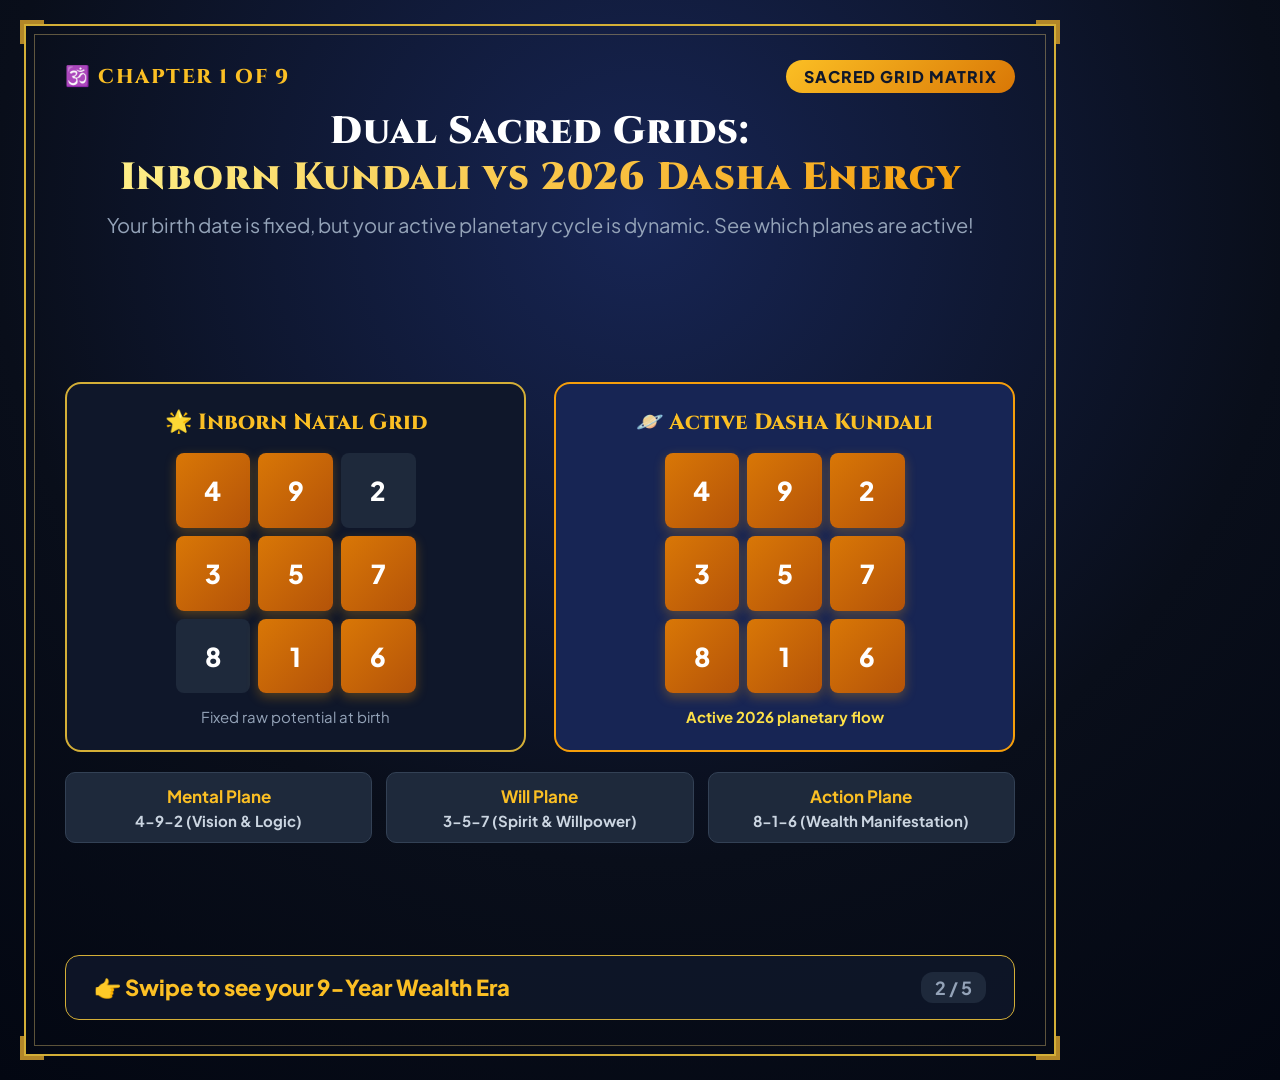
<file: static/carousel/carousel_slide_2.html>
<!DOCTYPE html>
<html>
<head><meta charset="UTF-8"><style>
@import url('https://fonts.googleapis.com/css2?family=Cinzel:wght@700;800;900&family=Plus+Jakarta+Sans:wght@400;600;700;800&display=swap');

* {
    box-sizing: border-box;
    margin: 0;
    padding: 0;
}

body {
    width: 1080px;
    height: 1080px;
    background: radial-gradient(circle at 50% 20%, #172554 0%, #090e1a 60%, #030712 100%);
    color: #f8fafc;
    font-family: 'Plus Jakarta Sans', sans-serif;
    position: relative;
    overflow: hidden;
    display: flex;
    flex-direction: column;
    justify-content: space-between;
    padding: 60px 65px;
}

/* Luxury Gold Borders & Ornaments */
.slide-border {
    position: absolute;
    top: 24px; left: 24px; right: 24px; bottom: 24px;
    border: 2px solid #d4af37;
    pointer-events: none;
    z-index: 10;
}
.slide-border-inner {
    position: absolute;
    top: 34px; left: 34px; right: 34px; bottom: 34px;
    border: 1px solid rgba(226, 194, 117, 0.4);
    pointer-events: none;
    z-index: 10;
}
.corner-tl { position: absolute; top: 20px; left: 20px; width: 24px; height: 24px; border-top: 4px solid #b38728; border-left: 4px solid #b38728; z-index: 11; }
.corner-tr { position: absolute; top: 20px; right: 20px; width: 24px; height: 24px; border-top: 4px solid #b38728; border-right: 4px solid #b38728; z-index: 11; }
.corner-bl { position: absolute; bottom: 20px; left: 20px; width: 24px; height: 24px; border-bottom: 4px solid #b38728; border-left: 4px solid #b38728; z-index: 11; }
.corner-br { position: absolute; bottom: 20px; right: 20px; width: 24px; height: 24px; border-bottom: 4px solid #b38728; border-right: 4px solid #b38728; z-index: 11; }

/* Top Header Bar */
.top-bar {
    display: flex;
    justify-content: space-between;
    align-items: center;
    position: relative;
    z-index: 2;
}
.brand-tag {
    font-family: 'Cinzel', serif;
    font-size: 20px;
    font-weight: 800;
    color: #fbbf24;
    letter-spacing: 1.5px;
    display: flex;
    align-items: center;
    gap: 8px;
}
.badge-pill {
    background: linear-gradient(135deg, #fbbf24 0%, #d97706 100%);
    color: #0f172a;
    font-size: 16px;
    font-weight: 800;
    text-transform: uppercase;
    padding: 6px 18px;
    border-radius: 20px;
    letter-spacing: 1px;
}

/* Headings */
.main-hook {
    font-family: 'Cinzel', serif;
    font-size: 44px;
    font-weight: 900;
    line-height: 1.22;
    color: #ffffff;
    margin: 20px 0 12px;
    text-align: center;
    letter-spacing: 1px;
}
.gold-text {
    background: linear-gradient(135deg, #fef08a 0%, #f59e0b 100%);
    -webkit-background-clip: text;
    -webkit-text-fill-color: transparent;
}
.sub-hook {
    font-size: 22px;
    color: #94a3b8;
    text-align: center;
    line-height: 1.45;
    margin-bottom: 24px;
}

/* Bottom Swipe Bar */
.swipe-bar {
    background: rgba(15, 23, 42, 0.85);
    border: 1.5px solid #d4af37;
    border-radius: 14px;
    padding: 16px 28px;
    display: flex;
    justify-content: space-between;
    align-items: center;
    position: relative;
    z-index: 2;
}
.swipe-text {
    font-size: 22px;
    font-weight: 800;
    color: #fbbf24;
    display: flex;
    align-items: center;
    gap: 10px;
}
.slide-num {
    font-size: 18px;
    font-weight: 700;
    color: #94a3b8;
    background: #1e293b;
    padding: 4px 14px;
    border-radius: 12px;
}

.grids-container {
    display: grid;
    grid-template-columns: 1fr 1fr;
    gap: 28px;
    margin: 20px 0;
}
.grid-card {
    background: #0f172a;
    border: 2px solid #d4af37;
    border-radius: 16px;
    padding: 24px;
    text-align: center;
}
.grid-card.dasha {
    border-color: #f59e0b;
    background: #172554;
}
.grid-card-title {
    font-family: 'Cinzel', serif;
    font-size: 22px;
    font-weight: 800;
    color: #fbbf24;
    margin-bottom: 16px;
}
.mock-grid {
    display: grid;
    grid-template-columns: repeat(3, 1fr);
    gap: 8px;
    max-width: 240px;
    margin: 0 auto;
}
.mock-cell {
    aspect-ratio: 1;
    background: #1e293b;
    border-radius: 8px;
    display: flex;
    align-items: center;
    justify-content: center;
    font-size: 26px;
    font-weight: 800;
    color: #ffffff;
}
.mock-cell.active {
    background: linear-gradient(135deg, #d97706 0%, #b45309 100%);
    box-shadow: 0 4px 12px rgba(245,158,11,0.3);
}
.plane-pill-grid {
    display: grid;
    grid-template-columns: repeat(3, 1fr);
    gap: 14px;
    margin-top: 18px;
}
.plane-pill {
    background: #1e293b;
    border: 1px solid #334155;
    border-radius: 10px;
    padding: 12px;
    text-align: center;
    font-size: 15px;
    font-weight: 700;
    color: #cbd5e1;
}
.plane-pill strong { color: #fbbf24; display: block; font-size: 17px; margin-bottom: 4px; }
</style></head>
<body>
<div class="slide-border"></div><div class="slide-border-inner"></div>
<div class="corner-tl"></div><div class="corner-tr"></div><div class="corner-bl"></div><div class="corner-br"></div>

<div>
    <div class="top-bar">
        <div class="brand-tag">🕉️ CHAPTER 1 OF 9</div>
        <div class="badge-pill">SACRED GRID MATRIX</div>
    </div>
    <h1 class="main-hook" style="font-size: 38px; margin: 16px 0 8px;">
        Dual Sacred Grids:<br>
        <span class="gold-text">Inborn Kundali vs 2026 Dasha Energy</span>
    </h1>
    <p class="sub-hook" style="font-size: 20px; margin-bottom: 12px;">
        Your birth date is fixed, but your active planetary cycle is dynamic. See which planes are active!
    </p>
</div>

<div>
    <div class="grids-container">
        <div class="grid-card">
            <div class="grid-card-title">🌟 Inborn Natal Grid</div>
            <div class="mock-grid">
                <div class="mock-cell active">4</div><div class="mock-cell active">9</div><div class="mock-cell">2</div>
                <div class="mock-cell active">3</div><div class="mock-cell active">5</div><div class="mock-cell active">7</div>
                <div class="mock-cell">8</div><div class="mock-cell active">1</div><div class="mock-cell active">6</div>
            </div>
            <div style="font-size: 15px; color: #94a3b8; margin-top: 14px;">Fixed raw potential at birth</div>
        </div>
        <div class="grid-card dasha">
            <div class="grid-card-title">🪐 Active Dasha Kundali</div>
            <div class="mock-grid">
                <div class="mock-cell active">4</div><div class="mock-cell active">9</div><div class="mock-cell active">2</div>
                <div class="mock-cell active">3</div><div class="mock-cell active">5</div><div class="mock-cell active">7</div>
                <div class="mock-cell active">8</div><div class="mock-cell active">1</div><div class="mock-cell active">6</div>
            </div>
            <div style="font-size: 15px; color: #fde047; margin-top: 14px; font-weight: 700;">Active 2026 planetary flow</div>
        </div>
    </div>

    <div class="plane-pill-grid">
        <div class="plane-pill"><strong>Mental Plane</strong>4-9-2 (Vision & Logic)</div>
        <div class="plane-pill"><strong>Will Plane</strong>3-5-7 (Spirit & Willpower)</div>
        <div class="plane-pill"><strong>Action Plane</strong>8-1-6 (Wealth Manifestation)</div>
    </div>
</div>

<div class="swipe-bar">
    <div class="swipe-text">👉 Swipe to see your 9-Year Wealth Era</div>
    <div class="slide-num">2 / 5</div>
</div>
</body></html>
</file>
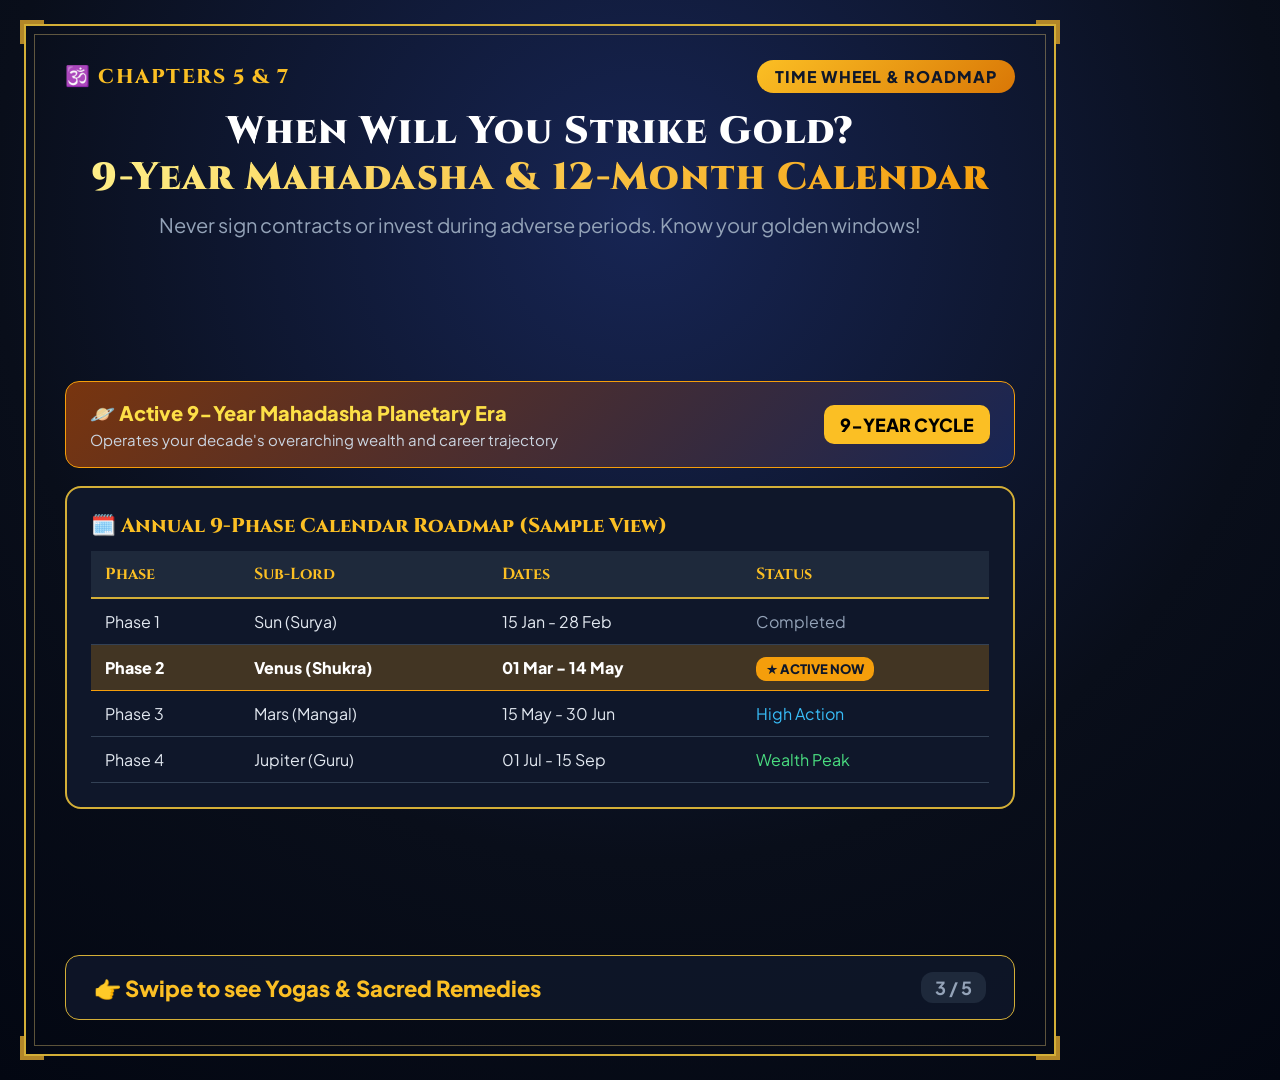
<file: static/carousel/carousel_slide_3.html>
<!DOCTYPE html>
<html>
<head><meta charset="UTF-8"><style>
@import url('https://fonts.googleapis.com/css2?family=Cinzel:wght@700;800;900&family=Plus+Jakarta+Sans:wght@400;600;700;800&display=swap');

* {
    box-sizing: border-box;
    margin: 0;
    padding: 0;
}

body {
    width: 1080px;
    height: 1080px;
    background: radial-gradient(circle at 50% 20%, #172554 0%, #090e1a 60%, #030712 100%);
    color: #f8fafc;
    font-family: 'Plus Jakarta Sans', sans-serif;
    position: relative;
    overflow: hidden;
    display: flex;
    flex-direction: column;
    justify-content: space-between;
    padding: 60px 65px;
}

/* Luxury Gold Borders & Ornaments */
.slide-border {
    position: absolute;
    top: 24px; left: 24px; right: 24px; bottom: 24px;
    border: 2px solid #d4af37;
    pointer-events: none;
    z-index: 10;
}
.slide-border-inner {
    position: absolute;
    top: 34px; left: 34px; right: 34px; bottom: 34px;
    border: 1px solid rgba(226, 194, 117, 0.4);
    pointer-events: none;
    z-index: 10;
}
.corner-tl { position: absolute; top: 20px; left: 20px; width: 24px; height: 24px; border-top: 4px solid #b38728; border-left: 4px solid #b38728; z-index: 11; }
.corner-tr { position: absolute; top: 20px; right: 20px; width: 24px; height: 24px; border-top: 4px solid #b38728; border-right: 4px solid #b38728; z-index: 11; }
.corner-bl { position: absolute; bottom: 20px; left: 20px; width: 24px; height: 24px; border-bottom: 4px solid #b38728; border-left: 4px solid #b38728; z-index: 11; }
.corner-br { position: absolute; bottom: 20px; right: 20px; width: 24px; height: 24px; border-bottom: 4px solid #b38728; border-right: 4px solid #b38728; z-index: 11; }

/* Top Header Bar */
.top-bar {
    display: flex;
    justify-content: space-between;
    align-items: center;
    position: relative;
    z-index: 2;
}
.brand-tag {
    font-family: 'Cinzel', serif;
    font-size: 20px;
    font-weight: 800;
    color: #fbbf24;
    letter-spacing: 1.5px;
    display: flex;
    align-items: center;
    gap: 8px;
}
.badge-pill {
    background: linear-gradient(135deg, #fbbf24 0%, #d97706 100%);
    color: #0f172a;
    font-size: 16px;
    font-weight: 800;
    text-transform: uppercase;
    padding: 6px 18px;
    border-radius: 20px;
    letter-spacing: 1px;
}

/* Headings */
.main-hook {
    font-family: 'Cinzel', serif;
    font-size: 44px;
    font-weight: 900;
    line-height: 1.22;
    color: #ffffff;
    margin: 20px 0 12px;
    text-align: center;
    letter-spacing: 1px;
}
.gold-text {
    background: linear-gradient(135deg, #fef08a 0%, #f59e0b 100%);
    -webkit-background-clip: text;
    -webkit-text-fill-color: transparent;
}
.sub-hook {
    font-size: 22px;
    color: #94a3b8;
    text-align: center;
    line-height: 1.45;
    margin-bottom: 24px;
}

/* Bottom Swipe Bar */
.swipe-bar {
    background: rgba(15, 23, 42, 0.85);
    border: 1.5px solid #d4af37;
    border-radius: 14px;
    padding: 16px 28px;
    display: flex;
    justify-content: space-between;
    align-items: center;
    position: relative;
    z-index: 2;
}
.swipe-text {
    font-size: 22px;
    font-weight: 800;
    color: #fbbf24;
    display: flex;
    align-items: center;
    gap: 10px;
}
.slide-num {
    font-size: 18px;
    font-weight: 700;
    color: #94a3b8;
    background: #1e293b;
    padding: 4px 14px;
    border-radius: 12px;
}

.table-card {
    background: #0f172a;
    border: 2px solid #d4af37;
    border-radius: 16px;
    padding: 24px;
    margin: 18px 0;
}
.mock-table {
    width: 100%;
    border-collapse: collapse;
    font-size: 16px;
}
.mock-table th {
    background: #1e293b;
    color: #fbbf24;
    padding: 12px 14px;
    font-family: 'Cinzel', serif;
    font-size: 16px;
    text-align: left;
    border-bottom: 2px solid #d4af37;
}
.mock-table td {
    padding: 12px 14px;
    border-bottom: 1px solid #334155;
    color: #e2e8f0;
}
.mock-table tr.active-row {
    background: rgba(245, 158, 11, 0.22);
    font-weight: 800;
}
.mock-table tr.active-row td {
    color: #ffffff;
    border-top: 1.5px solid #f59e0b;
    border-bottom: 1.5px solid #f59e0b;
}
.active-pill {
    background: #f59e0b;
    color: #0f172a;
    font-weight: 800;
    font-size: 13px;
    padding: 4px 10px;
    border-radius: 10px;
}
.mahadasha-banner {
    background: linear-gradient(135deg, #78350f 0%, #172554 100%);
    border: 1.5px solid #f59e0b;
    border-radius: 14px;
    padding: 18px 24px;
    display: flex;
    justify-content: space-between;
    align-items: center;
    margin-bottom: 14px;
}
.m-title { font-size: 20px; font-weight: 800; color: #fde047; }
.m-sub { font-size: 15px; color: #cbd5e1; margin-top: 4px; }
</style></head>
<body>
<div class="slide-border"></div><div class="slide-border-inner"></div>
<div class="corner-tl"></div><div class="corner-tr"></div><div class="corner-bl"></div><div class="corner-br"></div>

<div>
    <div class="top-bar">
        <div class="brand-tag">🕉️ CHAPTERS 5 & 7</div>
        <div class="badge-pill">TIME WHEEL & ROADMAP</div>
    </div>
    <h1 class="main-hook" style="font-size: 38px; margin: 16px 0 8px;">
        When Will You Strike Gold?<br>
        <span class="gold-text">9-Year Mahadasha & 12-Month Calendar</span>
    </h1>
    <p class="sub-hook" style="font-size: 20px; margin-bottom: 14px;">
        Never sign contracts or invest during adverse periods. Know your golden windows!
    </p>
</div>

<div>
    <div class="mahadasha-banner">
        <div>
            <div class="m-title">🪐 Active 9-Year Mahadasha Planetary Era</div>
            <div class="m-sub">Operates your decade's overarching wealth and career trajectory</div>
        </div>
        <div style="background:#fbbf24;color:#000;font-weight:900;padding:8px 16px;border-radius:10px;font-size:18px;">9-YEAR CYCLE</div>
    </div>

    <div class="table-card">
        <div style="font-family:'Cinzel',serif;font-size:20px;font-weight:800;color:#fbbf24;margin-bottom:12px;">
            🗓️ Annual 9-Phase Calendar Roadmap (Sample View)
        </div>
        <table class="mock-table">
            <thead>
                <tr>
                    <th>Phase</th>
                    <th>Sub-Lord</th>
                    <th>Dates</th>
                    <th>Status</th>
                </tr>
            </thead>
            <tbody>
                <tr>
                    <td>Phase 1</td>
                    <td>Sun (Surya)</td>
                    <td>15 Jan - 28 Feb</td>
                    <td><span style="color:#94a3b8;">Completed</span></td>
                </tr>
                <tr class="active-row">
                    <td>Phase 2</td>
                    <td>Venus (Shukra)</td>
                    <td>01 Mar - 14 May</td>
                    <td><span class="active-pill">★ ACTIVE NOW</span></td>
                </tr>
                <tr>
                    <td>Phase 3</td>
                    <td>Mars (Mangal)</td>
                    <td>15 May - 30 Jun</td>
                    <td><span style="color:#38bdf8;">High Action</span></td>
                </tr>
                <tr>
                    <td>Phase 4</td>
                    <td>Jupiter (Guru)</td>
                    <td>01 Jul - 15 Sep</td>
                    <td><span style="color:#4ade80;">Wealth Peak</span></td>
                </tr>
            </tbody>
        </table>
    </div>
</div>

<div class="swipe-bar">
    <div class="swipe-text">👉 Swipe to see Yogas & Sacred Remedies</div>
    <div class="slide-num">3 / 5</div>
</div>
</body></html>
</file>
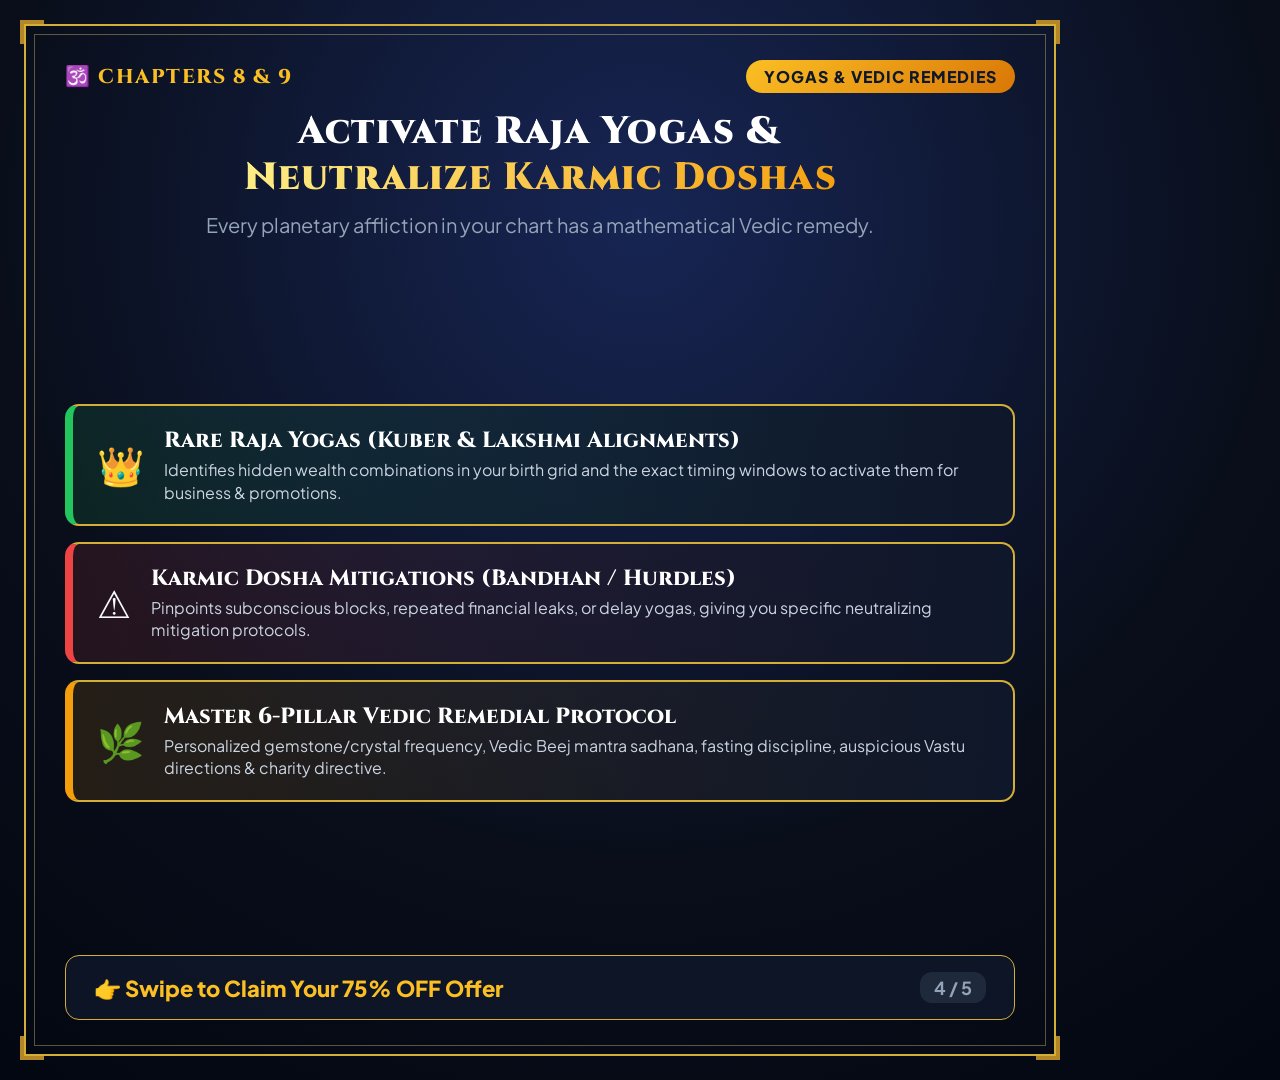
<file: static/carousel/carousel_slide_4.html>
<!DOCTYPE html>
<html>
<head><meta charset="UTF-8"><style>
@import url('https://fonts.googleapis.com/css2?family=Cinzel:wght@700;800;900&family=Plus+Jakarta+Sans:wght@400;600;700;800&display=swap');

* {
    box-sizing: border-box;
    margin: 0;
    padding: 0;
}

body {
    width: 1080px;
    height: 1080px;
    background: radial-gradient(circle at 50% 20%, #172554 0%, #090e1a 60%, #030712 100%);
    color: #f8fafc;
    font-family: 'Plus Jakarta Sans', sans-serif;
    position: relative;
    overflow: hidden;
    display: flex;
    flex-direction: column;
    justify-content: space-between;
    padding: 60px 65px;
}

/* Luxury Gold Borders & Ornaments */
.slide-border {
    position: absolute;
    top: 24px; left: 24px; right: 24px; bottom: 24px;
    border: 2px solid #d4af37;
    pointer-events: none;
    z-index: 10;
}
.slide-border-inner {
    position: absolute;
    top: 34px; left: 34px; right: 34px; bottom: 34px;
    border: 1px solid rgba(226, 194, 117, 0.4);
    pointer-events: none;
    z-index: 10;
}
.corner-tl { position: absolute; top: 20px; left: 20px; width: 24px; height: 24px; border-top: 4px solid #b38728; border-left: 4px solid #b38728; z-index: 11; }
.corner-tr { position: absolute; top: 20px; right: 20px; width: 24px; height: 24px; border-top: 4px solid #b38728; border-right: 4px solid #b38728; z-index: 11; }
.corner-bl { position: absolute; bottom: 20px; left: 20px; width: 24px; height: 24px; border-bottom: 4px solid #b38728; border-left: 4px solid #b38728; z-index: 11; }
.corner-br { position: absolute; bottom: 20px; right: 20px; width: 24px; height: 24px; border-bottom: 4px solid #b38728; border-right: 4px solid #b38728; z-index: 11; }

/* Top Header Bar */
.top-bar {
    display: flex;
    justify-content: space-between;
    align-items: center;
    position: relative;
    z-index: 2;
}
.brand-tag {
    font-family: 'Cinzel', serif;
    font-size: 20px;
    font-weight: 800;
    color: #fbbf24;
    letter-spacing: 1.5px;
    display: flex;
    align-items: center;
    gap: 8px;
}
.badge-pill {
    background: linear-gradient(135deg, #fbbf24 0%, #d97706 100%);
    color: #0f172a;
    font-size: 16px;
    font-weight: 800;
    text-transform: uppercase;
    padding: 6px 18px;
    border-radius: 20px;
    letter-spacing: 1px;
}

/* Headings */
.main-hook {
    font-family: 'Cinzel', serif;
    font-size: 44px;
    font-weight: 900;
    line-height: 1.22;
    color: #ffffff;
    margin: 20px 0 12px;
    text-align: center;
    letter-spacing: 1px;
}
.gold-text {
    background: linear-gradient(135deg, #fef08a 0%, #f59e0b 100%);
    -webkit-background-clip: text;
    -webkit-text-fill-color: transparent;
}
.sub-hook {
    font-size: 22px;
    color: #94a3b8;
    text-align: center;
    line-height: 1.45;
    margin-bottom: 24px;
}

/* Bottom Swipe Bar */
.swipe-bar {
    background: rgba(15, 23, 42, 0.85);
    border: 1.5px solid #d4af37;
    border-radius: 14px;
    padding: 16px 28px;
    display: flex;
    justify-content: space-between;
    align-items: center;
    position: relative;
    z-index: 2;
}
.swipe-text {
    font-size: 22px;
    font-weight: 800;
    color: #fbbf24;
    display: flex;
    align-items: center;
    gap: 10px;
}
.slide-num {
    font-size: 18px;
    font-weight: 700;
    color: #94a3b8;
    background: #1e293b;
    padding: 4px 14px;
    border-radius: 12px;
}

.cards-col {
    display: flex;
    flex-direction: column;
    gap: 16px;
    margin: 18px 0;
}
.feature-box {
    background: #0f172a;
    border: 2px solid #d4af37;
    border-radius: 14px;
    padding: 20px 24px;
    display: flex;
    align-items: center;
    gap: 20px;
}
.feature-box.green {
    border-left: 8px solid #22c55e;
    background: linear-gradient(90deg, rgba(34,197,94,0.12) 0%, #0f172a 100%);
}
.feature-box.red {
    border-left: 8px solid #ef4444;
    background: linear-gradient(90deg, rgba(239,68,68,0.12) 0%, #0f172a 100%);
}
.feature-box.gold {
    border-left: 8px solid #f59e0b;
    background: linear-gradient(90deg, rgba(245,158,11,0.12) 0%, #0f172a 100%);
}
.box-icon {
    font-size: 38px;
    flex-shrink: 0;
}
.box-title {
    font-family: 'Cinzel', serif;
    font-size: 22px;
    font-weight: 800;
    color: #ffffff;
    margin-bottom: 4px;
}
.box-desc {
    font-size: 16px;
    color: #cbd5e1;
    line-height: 1.4;
}
</style></head>
<body>
<div class="slide-border"></div><div class="slide-border-inner"></div>
<div class="corner-tl"></div><div class="corner-tr"></div><div class="corner-bl"></div><div class="corner-br"></div>

<div>
    <div class="top-bar">
        <div class="brand-tag">🕉️ CHAPTERS 8 & 9</div>
        <div class="badge-pill">YOGAS & VEDIC REMEDIES</div>
    </div>
    <h1 class="main-hook" style="font-size: 38px; margin: 16px 0 8px;">
        Activate Raja Yogas &<br>
        <span class="gold-text">Neutralize Karmic Doshas</span>
    </h1>
    <p class="sub-hook" style="font-size: 20px; margin-bottom: 12px;">
        Every planetary affliction in your chart has a mathematical Vedic remedy.
    </p>
</div>

<div class="cards-col">
    <div class="feature-box green">
        <div class="box-icon">👑</div>
        <div>
            <div class="box-title">Rare Raja Yogas (Kuber & Lakshmi Alignments)</div>
            <div class="box-desc">Identifies hidden wealth combinations in your birth grid and the exact timing windows to activate them for business & promotions.</div>
        </div>
    </div>

    <div class="feature-box red">
        <div class="box-icon">⚠</div>
        <div>
            <div class="box-title">Karmic Dosha Mitigations (Bandhan / Hurdles)</div>
            <div class="box-desc">Pinpoints subconscious blocks, repeated financial leaks, or delay yogas, giving you specific neutralizing mitigation protocols.</div>
        </div>
    </div>

    <div class="feature-box gold">
        <div class="box-icon">🌿</div>
        <div>
            <div class="box-title">Master 6-Pillar Vedic Remedial Protocol</div>
            <div class="box-desc">Personalized gemstone/crystal frequency, Vedic Beej mantra sadhana, fasting discipline, auspicious Vastu directions & charity directive.</div>
        </div>
    </div>
</div>

<div class="swipe-bar">
    <div class="swipe-text">👉 Swipe to Claim Your 75% OFF Offer</div>
    <div class="slide-num">4 / 5</div>
</div>
</body></html>
</file>
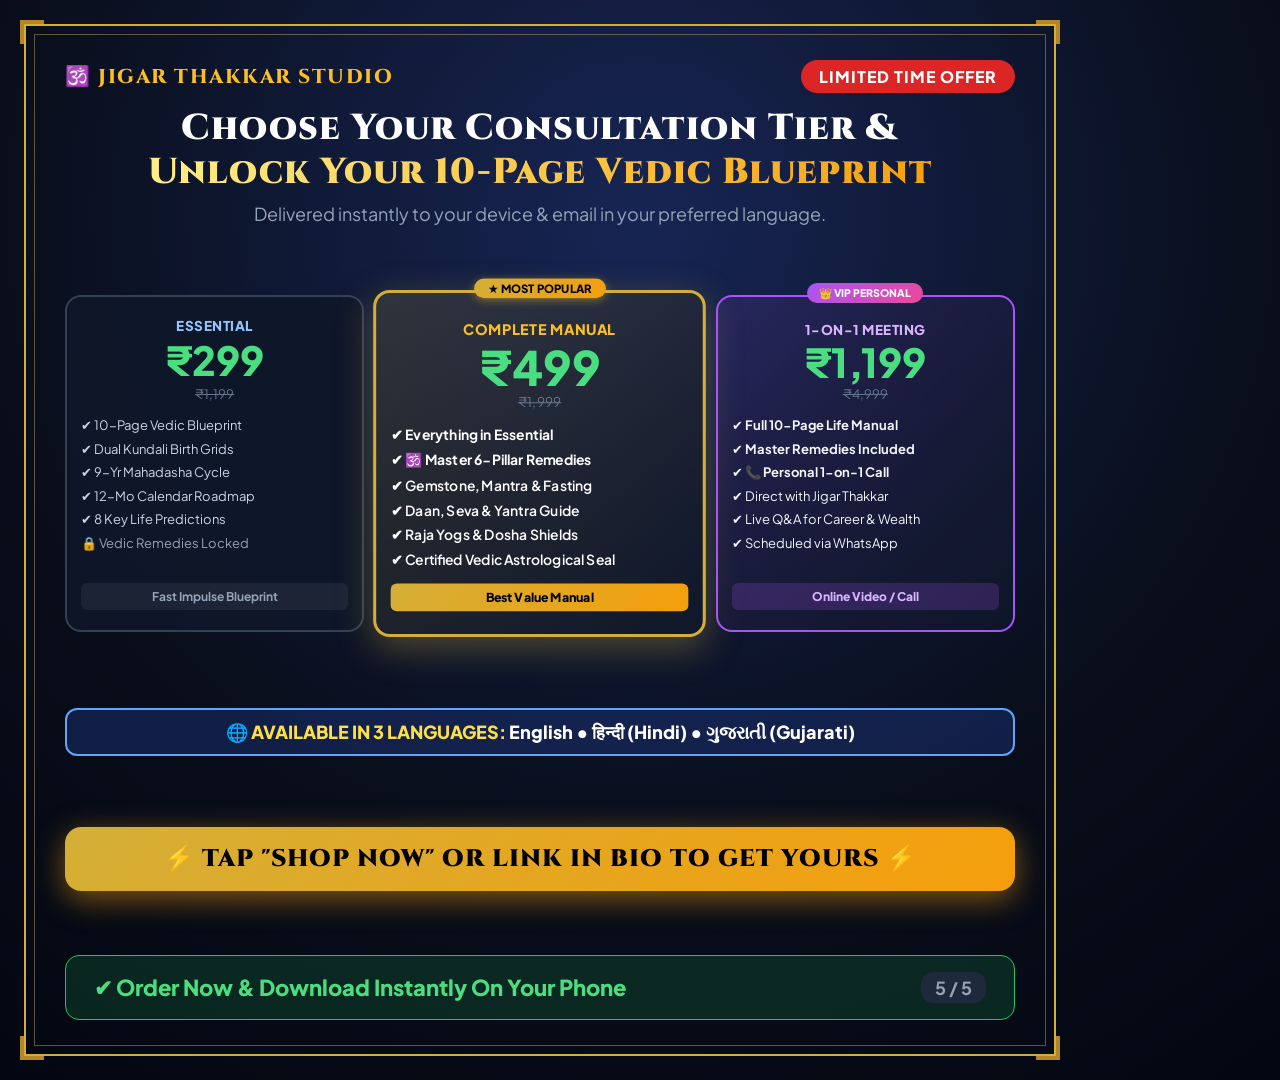
<file: static/carousel/carousel_slide_5.html>
<!DOCTYPE html>
<html>
<head><meta charset="UTF-8"><style>
@import url('https://fonts.googleapis.com/css2?family=Cinzel:wght@700;800;900&family=Plus+Jakarta+Sans:wght@400;600;700;800&display=swap');

* {
    box-sizing: border-box;
    margin: 0;
    padding: 0;
}

body {
    width: 1080px;
    height: 1080px;
    background: radial-gradient(circle at 50% 20%, #172554 0%, #090e1a 60%, #030712 100%);
    color: #f8fafc;
    font-family: 'Plus Jakarta Sans', sans-serif;
    position: relative;
    overflow: hidden;
    display: flex;
    flex-direction: column;
    justify-content: space-between;
    padding: 60px 65px;
}

/* Luxury Gold Borders & Ornaments */
.slide-border {
    position: absolute;
    top: 24px; left: 24px; right: 24px; bottom: 24px;
    border: 2px solid #d4af37;
    pointer-events: none;
    z-index: 10;
}
.slide-border-inner {
    position: absolute;
    top: 34px; left: 34px; right: 34px; bottom: 34px;
    border: 1px solid rgba(226, 194, 117, 0.4);
    pointer-events: none;
    z-index: 10;
}
.corner-tl { position: absolute; top: 20px; left: 20px; width: 24px; height: 24px; border-top: 4px solid #b38728; border-left: 4px solid #b38728; z-index: 11; }
.corner-tr { position: absolute; top: 20px; right: 20px; width: 24px; height: 24px; border-top: 4px solid #b38728; border-right: 4px solid #b38728; z-index: 11; }
.corner-bl { position: absolute; bottom: 20px; left: 20px; width: 24px; height: 24px; border-bottom: 4px solid #b38728; border-left: 4px solid #b38728; z-index: 11; }
.corner-br { position: absolute; bottom: 20px; right: 20px; width: 24px; height: 24px; border-bottom: 4px solid #b38728; border-right: 4px solid #b38728; z-index: 11; }

/* Top Header Bar */
.top-bar {
    display: flex;
    justify-content: space-between;
    align-items: center;
    position: relative;
    z-index: 2;
}
.brand-tag {
    font-family: 'Cinzel', serif;
    font-size: 20px;
    font-weight: 800;
    color: #fbbf24;
    letter-spacing: 1.5px;
    display: flex;
    align-items: center;
    gap: 8px;
}
.badge-pill {
    background: linear-gradient(135deg, #fbbf24 0%, #d97706 100%);
    color: #0f172a;
    font-size: 16px;
    font-weight: 800;
    text-transform: uppercase;
    padding: 6px 18px;
    border-radius: 20px;
    letter-spacing: 1px;
}

/* Headings */
.main-hook {
    font-family: 'Cinzel', serif;
    font-size: 44px;
    font-weight: 900;
    line-height: 1.22;
    color: #ffffff;
    margin: 20px 0 12px;
    text-align: center;
    letter-spacing: 1px;
}
.gold-text {
    background: linear-gradient(135deg, #fef08a 0%, #f59e0b 100%);
    -webkit-background-clip: text;
    -webkit-text-fill-color: transparent;
}
.sub-hook {
    font-size: 22px;
    color: #94a3b8;
    text-align: center;
    line-height: 1.45;
    margin-bottom: 24px;
}

/* Bottom Swipe Bar */
.swipe-bar {
    background: rgba(15, 23, 42, 0.85);
    border: 1.5px solid #d4af37;
    border-radius: 14px;
    padding: 16px 28px;
    display: flex;
    justify-content: space-between;
    align-items: center;
    position: relative;
    z-index: 2;
}
.swipe-text {
    font-size: 22px;
    font-weight: 800;
    color: #fbbf24;
    display: flex;
    align-items: center;
    gap: 10px;
}
.slide-num {
    font-size: 18px;
    font-weight: 700;
    color: #94a3b8;
    background: #1e293b;
    padding: 4px 14px;
    border-radius: 12px;
}

.cta-button {
    background: linear-gradient(135deg, #d4af37 0%, #f59e0b 100%);
    color: #000000;
    font-family: 'Cinzel', serif;
    font-size: 24px;
    font-weight: 900;
    padding: 16px 24px;
    border-radius: 16px;
    letter-spacing: 1px;
    box-shadow: 0 8px 30px rgba(245, 158, 11, 0.5);
    margin-top: 8px;
    text-align: center;
}
</style></head>
<body>
<div class="slide-border"></div><div class="slide-border-inner"></div>
<div class="corner-tl"></div><div class="corner-tr"></div><div class="corner-bl"></div><div class="corner-br"></div>

<div>
    <div class="top-bar">
        <div class="brand-tag">🕉️ JIGAR THAKKAR STUDIO</div>
        <div class="badge-pill" style="background:#dc2626;color:#fff;">LIMITED TIME OFFER</div>
    </div>
    <h1 class="main-hook" style="font-size: 36px; margin: 14px 0 6px;">
        Choose Your Consultation Tier &<br>
        <span class="gold-text">Unlock Your 10-Page Vedic Blueprint</span>
    </h1>
    <p class="sub-hook" style="font-size: 18px; margin-bottom: 0;">
        Delivered instantly to your device & email in your preferred language.
    </p>
</div>

<!-- 3 Tier Cards Row -->
<div class="tier-carousel-row" style="display: grid; grid-template-columns: 1fr 1.08fr 1fr; gap: 14px; margin: 14px 0; align-items: stretch;">
    <!-- Card 1: 299 -->
    <div style="background: rgba(15, 23, 42, 0.9); border: 2px solid #334155; border-radius: 16px; padding: 20px 14px; text-align: center; display: flex; flex-direction: column; justify-content: space-between;">
        <div>
            <div style="font-size: 13.5px; font-weight: 800; color: #93c5fd; text-transform: uppercase; letter-spacing: 0.5px;">Essential</div>
            <div style="font-size: 40px; font-weight: 900; color: #4ade80; margin: 6px 0; line-height: 1;">₹299</div>
            <div style="font-size: 13px; color: #64748b; text-decoration: line-through;">₹1,199</div>
            <ul style="list-style: none; font-size: 13px; color: #cbd5e1; text-align: left; margin-top: 14px; line-height: 1.5; display: flex; flex-direction: column; gap: 4px;">
                <li>✔ 10-Page Vedic Blueprint</li>
                <li>✔ Dual Kundali Birth Grids</li>
                <li>✔ 9-Yr Mahadasha Cycle</li>
                <li>✔ 12-Mo Calendar Roadmap</li>
                <li>✔ 8 Key Life Predictions</li>
                <li style="color: #94a3b8;">🔒 Vedic Remedies Locked</li>
            </ul>
        </div>
        <div style="margin-top: 12px; padding: 6px; background: rgba(255,255,255,0.06); border-radius: 6px; font-size: 12px; font-weight: 700; color: #94a3b8;">Fast Impulse Blueprint</div>
    </div>

    <!-- Card 2: 499 (Most Popular Hero) -->
    <div style="background: linear-gradient(135deg, rgba(212, 175, 55, 0.16) 0%, rgba(15, 23, 42, 0.98) 100%); border: 3px solid #d4af37; border-radius: 16px; padding: 22px 14px; text-align: center; position: relative; box-shadow: 0 10px 35px rgba(212, 175, 55, 0.35); transform: scale(1.03); display: flex; flex-direction: column; justify-content: space-between;">
        <div style="position: absolute; top: -14px; left: 50%; transform: translateX(-50%); background: linear-gradient(135deg, #d4af37, #f59e0b); color: #000; font-size: 11px; font-weight: 900; padding: 3px 14px; border-radius: 20px; text-transform: uppercase; white-space: nowrap; box-shadow: 0 2px 8px rgba(212,175,55,0.5);">★ MOST POPULAR</div>
        <div>
            <div style="font-size: 14px; font-weight: 800; color: #fbbf24; text-transform: uppercase; margin-top: 4px; letter-spacing: 0.5px;">Complete Manual</div>
            <div style="font-size: 46px; font-weight: 900; color: #4ade80; margin: 4px 0; line-height: 1;">₹499</div>
            <div style="font-size: 13px; color: #64748b; text-decoration: line-through;">₹1,999</div>
            <ul style="list-style: none; font-size: 13.5px; color: #ffffff; text-align: left; margin-top: 14px; line-height: 1.5; font-weight: 600; display: flex; flex-direction: column; gap: 4px;">
                <li>✔ <strong>Everything in Essential</strong></li>
                <li>✔ 🕉️ <strong>Master 6-Pillar Remedies</strong></li>
                <li>✔ Gemstone, Mantra & Fasting</li>
                <li>✔ Daan, Seva & Yantra Guide</li>
                <li>✔ Raja Yogs & Dosha Shields</li>
                <li>✔ Certified Vedic Astrological Seal</li>
            </ul>
        </div>
        <div style="margin-top: 12px; padding: 6px; background: linear-gradient(135deg, #d4af37, #f59e0b); border-radius: 6px; font-size: 12px; font-weight: 900; color: #000;">Best Value Manual</div>
    </div>

    <!-- Card 3: 1199 VIP -->
    <div style="background: linear-gradient(135deg, rgba(168, 85, 247, 0.12) 0%, rgba(15, 23, 42, 0.9) 100%); border: 2.5px solid #a855f7; border-radius: 16px; padding: 20px 14px; text-align: center; position: relative; display: flex; flex-direction: column; justify-content: space-between;">
        <div style="position: absolute; top: -14px; left: 50%; transform: translateX(-50%); background: linear-gradient(135deg, #a855f7, #ec4899); color: #fff; font-size: 10.5px; font-weight: 900; padding: 3px 12px; border-radius: 20px; text-transform: uppercase; white-space: nowrap;">👑 VIP PERSONAL</div>
        <div>
            <div style="font-size: 13.5px; font-weight: 800; color: #d8b4fe; text-transform: uppercase; margin-top: 4px; letter-spacing: 0.5px;">1-on-1 Meeting</div>
            <div style="font-size: 40px; font-weight: 900; color: #4ade80; margin: 4px 0; line-height: 1;">₹1,199</div>
            <div style="font-size: 13px; color: #64748b; text-decoration: line-through;">₹4,999</div>
            <ul style="list-style: none; font-size: 13px; color: #f1f5f9; text-align: left; margin-top: 14px; line-height: 1.5; display: flex; flex-direction: column; gap: 4px;">
                <li>✔ <strong>Full 10-Page Life Manual</strong></li>
                <li>✔ <strong>Master Remedies Included</strong></li>
                <li>✔ 📞 <strong>Personal 1-on-1 Call</strong></li>
                <li>✔ Direct with Jigar Thakkar</li>
                <li>✔ Live Q&A for Career & Wealth</li>
                <li>✔ Scheduled via WhatsApp</li>
            </ul>
        </div>
        <div style="margin-top: 12px; padding: 6px; background: rgba(168,85,247,0.2); border-radius: 6px; font-size: 12px; font-weight: 800; color: #d8b4fe;">Online Video / Call</div>
    </div>
</div>

<!-- 3 Languages Guarantee Strip -->
<div style="background: rgba(30, 58, 138, 0.4); border: 2px solid #60a5fa; border-radius: 12px; padding: 10px 16px; margin: 8px 0; font-size: 18px; font-weight: 800; color: #fde047; text-align: center;">
    🌐 AVAILABLE IN 3 LANGUAGES: <span style="color:#ffffff;">English • हिन्दी (Hindi) • ગુજરાતી (Gujarati)</span>
</div>

<div class="cta-button">
    ⚡ TAP "SHOP NOW" OR LINK IN BIO TO GET YOURS ⚡
</div>

<div class="swipe-bar" style="background: rgba(34, 197, 94, 0.15); border-color: #22c55e; margin-top: 10px;">
    <div class="swipe-text" style="color: #4ade80;">✔ Order Now & Download Instantly On Your Phone</div>
    <div class="slide-num">5 / 5</div>
</div>
</body></html>
</file>
